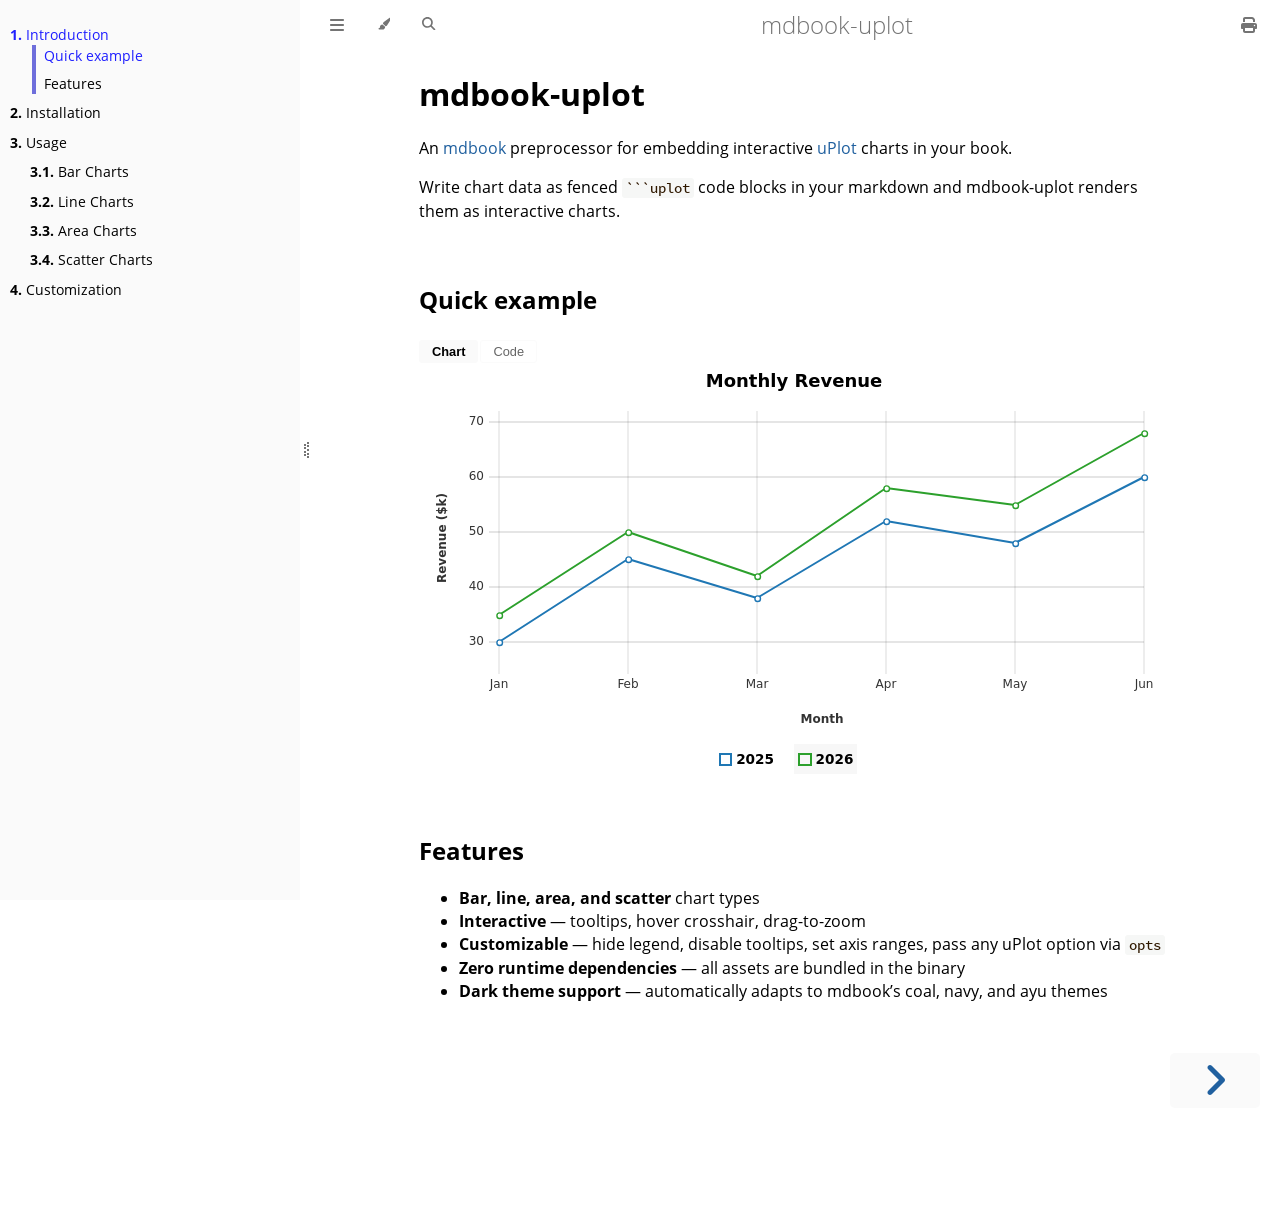
<file: index.html>
<!DOCTYPE HTML>
<html lang="en" class="light sidebar-visible" dir="ltr">
    <head>
        <!-- Book generated using mdBook -->
        <meta charset="UTF-8">
        <title>Introduction - mdbook-uplot</title>


        <!-- Custom HTML head -->

        <meta name="description" content="">
        <meta name="viewport" content="width=device-width, initial-scale=1">
        <meta name="theme-color" content="#ffffff">

        <link rel="icon" href="favicon-de23e50b.svg">
        <link rel="shortcut icon" href="favicon-8114d1fc.png">
        <link rel="stylesheet" href="css/variables-8adf115d.css">
        <link rel="stylesheet" href="css/general-0392ca55.css">
        <link rel="stylesheet" href="css/chrome-fc474251.css">
        <link rel="stylesheet" href="css/print-9e4910d8.css" media="print">

        <!-- Fonts -->
        <link rel="stylesheet" href="fonts/fonts-9644e21d.css">

        <!-- Highlight.js Stylesheets -->
        <link rel="stylesheet" id="mdbook-highlight-css" href="highlight-493f70e1.css">
        <link rel="stylesheet" id="mdbook-tomorrow-night-css" href="tomorrow-night-4c0ae647.css">
        <link rel="stylesheet" id="mdbook-ayu-highlight-css" href="ayu-highlight-3fdfc3ac.css">

        <!-- Custom theme stylesheets -->
        <link rel="stylesheet" href="assets/uplot/uplot-df630c6a.min.css">
        <link rel="stylesheet" href="assets/uplot/uplot-charts-e4c6f506.css">


        <!-- Provide site root and default themes to javascript -->
        <script>
            const path_to_root = "";
            const default_light_theme = "light";
            const default_dark_theme = "navy";
            window.path_to_searchindex_js = "searchindex-cc75be9f.js";
        </script>
        <!-- Start loading toc.js asap -->
        <script src="toc-3dd086d0.js"></script>
    </head>
    <body>
    <div id="mdbook-help-container">
        <div id="mdbook-help-popup">
            <h2 class="mdbook-help-title">Keyboard shortcuts</h2>
            <div>
                <p>Press <kbd>←</kbd> or <kbd>→</kbd> to navigate between chapters</p>
                <p>Press <kbd>S</kbd> or <kbd>/</kbd> to search in the book</p>
                <p>Press <kbd>?</kbd> to show this help</p>
                <p>Press <kbd>Esc</kbd> to hide this help</p>
            </div>
        </div>
    </div>
    <div id="mdbook-body-container">
        <!-- Work around some values being stored in localStorage wrapped in quotes -->
        <script>
            try {
                let theme = localStorage.getItem('mdbook-theme');
                let sidebar = localStorage.getItem('mdbook-sidebar');

                if (theme.startsWith('"') && theme.endsWith('"')) {
                    localStorage.setItem('mdbook-theme', theme.slice(1, theme.length - 1));
                }

                if (sidebar.startsWith('"') && sidebar.endsWith('"')) {
                    localStorage.setItem('mdbook-sidebar', sidebar.slice(1, sidebar.length - 1));
                }
            } catch (e) { }
        </script>

        <!-- Set the theme before any content is loaded, prevents flash -->
        <script>
            const default_theme = window.matchMedia("(prefers-color-scheme: dark)").matches ? default_dark_theme : default_light_theme;
            let theme;
            try { theme = localStorage.getItem('mdbook-theme'); } catch(e) { }
            if (theme === null || theme === undefined) { theme = default_theme; }
            const html = document.documentElement;
            html.classList.remove('light')
            html.classList.add(theme);
            html.classList.add("js");
        </script>

        <input type="checkbox" id="mdbook-sidebar-toggle-anchor" class="hidden">

        <!-- Hide / unhide sidebar before it is displayed -->
        <script>
            let sidebar = null;
            const sidebar_toggle = document.getElementById("mdbook-sidebar-toggle-anchor");
            if (document.body.clientWidth >= 1080) {
                try { sidebar = localStorage.getItem('mdbook-sidebar'); } catch(e) { }
                sidebar = sidebar || 'visible';
            } else {
                sidebar = 'hidden';
                sidebar_toggle.checked = false;
            }
            if (sidebar === 'visible') {
                sidebar_toggle.checked = true;
            } else {
                html.classList.remove('sidebar-visible');
            }
        </script>

        <nav id="mdbook-sidebar" class="sidebar" aria-label="Table of contents">
            <!-- populated by js -->
            <mdbook-sidebar-scrollbox class="sidebar-scrollbox"></mdbook-sidebar-scrollbox>
            <noscript>
                <iframe class="sidebar-iframe-outer" src="toc.html"></iframe>
            </noscript>
            <div id="mdbook-sidebar-resize-handle" class="sidebar-resize-handle">
                <div class="sidebar-resize-indicator"></div>
            </div>
        </nav>

        <div id="mdbook-page-wrapper" class="page-wrapper">

            <div class="page">
                <div id="mdbook-menu-bar-hover-placeholder"></div>
                <div id="mdbook-menu-bar" class="menu-bar sticky">
                    <div class="left-buttons">
                        <label id="mdbook-sidebar-toggle" class="icon-button" for="mdbook-sidebar-toggle-anchor" title="Toggle Table of Contents" aria-label="Toggle Table of Contents" aria-controls="mdbook-sidebar">
                            <span class=fa-svg><svg xmlns="http://www.w3.org/2000/svg" viewBox="0 0 448 512"><!--! Font Awesome Free 6.2.0 by @fontawesome - https://fontawesome.com License - https://fontawesome.com/license/free (Icons: CC BY 4.0, Fonts: SIL OFL 1.1, Code: MIT License) Copyright 2022 Fonticons, Inc. --><path d="M0 96C0 78.3 14.3 64 32 64H416c17.7 0 32 14.3 32 32s-14.3 32-32 32H32C14.3 128 0 113.7 0 96zM0 256c0-17.7 14.3-32 32-32H416c17.7 0 32 14.3 32 32s-14.3 32-32 32H32c-17.7 0-32-14.3-32-32zM448 416c0 17.7-14.3 32-32 32H32c-17.7 0-32-14.3-32-32s14.3-32 32-32H416c17.7 0 32 14.3 32 32z"/></svg></span>
                        </label>
                        <button id="mdbook-theme-toggle" class="icon-button" type="button" title="Change theme" aria-label="Change theme" aria-haspopup="true" aria-expanded="false" aria-controls="mdbook-theme-list">
                            <span class=fa-svg><svg xmlns="http://www.w3.org/2000/svg" viewBox="0 0 576 512"><!--! Font Awesome Free 6.2.0 by @fontawesome - https://fontawesome.com License - https://fontawesome.com/license/free (Icons: CC BY 4.0, Fonts: SIL OFL 1.1, Code: MIT License) Copyright 2022 Fonticons, Inc. --><path d="M371.3 367.1c27.3-3.9 51.9-19.4 67.2-42.9L600.2 74.1c12.6-19.5 9.4-45.3-7.6-61.2S549.7-4.4 531.1 9.6L294.4 187.2c-24 18-38.2 46.1-38.4 76.1L371.3 367.1zm-19.6 25.4l-116-104.4C175.9 290.3 128 339.6 128 400c0 3.9 .2 7.8 .6 11.6c1.8 17.5-10.2 36.4-27.8 36.4H96c-17.7 0-32 14.3-32 32s14.3 32 32 32H240c61.9 0 112-50.1 112-112c0-2.5-.1-5-.2-7.5z"/></svg></span>
                        </button>
                        <ul id="mdbook-theme-list" class="theme-popup" aria-label="Themes" role="menu">
                            <li role="none"><button role="menuitem" class="theme" id="mdbook-theme-default_theme">Auto</button></li>
                            <li role="none"><button role="menuitem" class="theme" id="mdbook-theme-light">Light</button></li>
                            <li role="none"><button role="menuitem" class="theme" id="mdbook-theme-rust">Rust</button></li>
                            <li role="none"><button role="menuitem" class="theme" id="mdbook-theme-coal">Coal</button></li>
                            <li role="none"><button role="menuitem" class="theme" id="mdbook-theme-navy">Navy</button></li>
                            <li role="none"><button role="menuitem" class="theme" id="mdbook-theme-ayu">Ayu</button></li>
                        </ul>
                        <button id="mdbook-search-toggle" class="icon-button" type="button" title="Search (`/`)" aria-label="Toggle Searchbar" aria-expanded="false" aria-keyshortcuts="/ s" aria-controls="mdbook-searchbar">
                            <span class=fa-svg><svg xmlns="http://www.w3.org/2000/svg" viewBox="0 0 512 512"><!--! Font Awesome Free 6.2.0 by @fontawesome - https://fontawesome.com License - https://fontawesome.com/license/free (Icons: CC BY 4.0, Fonts: SIL OFL 1.1, Code: MIT License) Copyright 2022 Fonticons, Inc. --><path d="M416 208c0 45.9-14.9 88.3-40 122.7L502.6 457.4c12.5 12.5 12.5 32.8 0 45.3s-32.8 12.5-45.3 0L330.7 376c-34.4 25.2-76.8 40-122.7 40C93.1 416 0 322.9 0 208S93.1 0 208 0S416 93.1 416 208zM208 352c79.5 0 144-64.5 144-144s-64.5-144-144-144S64 128.5 64 208s64.5 144 144 144z"/></svg></span>
                        </button>
                    </div>

                    <h1 class="menu-title">mdbook-uplot</h1>

                    <div class="right-buttons">
                        <a href="print.html" title="Print this book" aria-label="Print this book">
                            <span class=fa-svg id="print-button"><svg xmlns="http://www.w3.org/2000/svg" viewBox="0 0 512 512"><!--! Font Awesome Free 6.2.0 by @fontawesome - https://fontawesome.com License - https://fontawesome.com/license/free (Icons: CC BY 4.0, Fonts: SIL OFL 1.1, Code: MIT License) Copyright 2022 Fonticons, Inc. --><path d="M128 0C92.7 0 64 28.7 64 64v96h64V64H354.7L384 93.3V160h64V93.3c0-17-6.7-33.3-18.7-45.3L400 18.7C388 6.7 371.7 0 354.7 0H128zM384 352v32 64H128V384 368 352H384zm64 32h32c17.7 0 32-14.3 32-32V256c0-35.3-28.7-64-64-64H64c-35.3 0-64 28.7-64 64v96c0 17.7 14.3 32 32 32H64v64c0 35.3 28.7 64 64 64H384c35.3 0 64-28.7 64-64V384zm-16-88c-13.3 0-24-10.7-24-24s10.7-24 24-24s24 10.7 24 24s-10.7 24-24 24z"/></svg></span>
                        </a>

                    </div>
                </div>

                <div id="mdbook-search-wrapper" class="hidden">
                    <form id="mdbook-searchbar-outer" class="searchbar-outer">
                        <div class="search-wrapper">
                            <input type="search" id="mdbook-searchbar" name="searchbar" placeholder="Search this book ..." aria-controls="mdbook-searchresults-outer" aria-describedby="searchresults-header">
                            <div class="spinner-wrapper">
                                <span class=fa-svg id="fa-spin"><svg xmlns="http://www.w3.org/2000/svg" viewBox="0 0 512 512"><!--! Font Awesome Free 6.2.0 by @fontawesome - https://fontawesome.com License - https://fontawesome.com/license/free (Icons: CC BY 4.0, Fonts: SIL OFL 1.1, Code: MIT License) Copyright 2022 Fonticons, Inc. --><path d="M304 48c0-26.5-21.5-48-48-48s-48 21.5-48 48s21.5 48 48 48s48-21.5 48-48zm0 416c0-26.5-21.5-48-48-48s-48 21.5-48 48s21.5 48 48 48s48-21.5 48-48zM48 304c26.5 0 48-21.5 48-48s-21.5-48-48-48s-48 21.5-48 48s21.5 48 48 48zm464-48c0-26.5-21.5-48-48-48s-48 21.5-48 48s21.5 48 48 48s48-21.5 48-48zM142.9 437c18.7-18.7 18.7-49.1 0-67.9s-49.1-18.7-67.9 0s-18.7 49.1 0 67.9s49.1 18.7 67.9 0zm0-294.2c18.7-18.7 18.7-49.1 0-67.9S93.7 56.2 75 75s-18.7 49.1 0 67.9s49.1 18.7 67.9 0zM369.1 437c18.7 18.7 49.1 18.7 67.9 0s18.7-49.1 0-67.9s-49.1-18.7-67.9 0s-18.7 49.1 0 67.9z"/></svg></span>
                            </div>
                        </div>
                    </form>
                    <div id="mdbook-searchresults-outer" class="searchresults-outer hidden">
                        <div id="mdbook-searchresults-header" class="searchresults-header"></div>
                        <ul id="mdbook-searchresults">
                        </ul>
                    </div>
                </div>

                <!-- Apply ARIA attributes after the sidebar and the sidebar toggle button are added to the DOM -->
                <script>
                    document.getElementById('mdbook-sidebar-toggle').setAttribute('aria-expanded', sidebar === 'visible');
                    document.getElementById('mdbook-sidebar').setAttribute('aria-hidden', sidebar !== 'visible');
                    Array.from(document.querySelectorAll('#mdbook-sidebar a')).forEach(function(link) {
                        link.setAttribute('tabIndex', sidebar === 'visible' ? 0 : -1);
                    });
                </script>

                <div id="mdbook-content" class="content">
                    <main>
                        <h1 id="mdbook-uplot"><a class="header" href="#mdbook-uplot">mdbook-uplot</a></h1>
<p>An <a href="https://rust-lang.github.io/mdBook/">mdbook</a> preprocessor for embedding interactive <a href="https://github.com/leeoniya/uPlot">uPlot</a> charts in your book.</p>
<p>Write chart data as fenced <code>```uplot</code> code blocks in your markdown and mdbook-uplot renders them as interactive charts.</p>
<h2 id="quick-example"><a class="header" href="#quick-example">Quick example</a></h2>
<div class="uplot-chart"><script type="application/json" class="uplot-data">{
  "type": "line",
  "title": "Monthly Revenue",
  "labels": ["Jan", "Feb", "Mar", "Apr", "May", "Jun"],
  "datasets": [
    { "label": "2025", "data": [30, 45, 38, 52, 48, 60], "color": "#1f77b4" },
    { "label": "2026", "data": [35, 50, 42, 58, 55, 68], "color": "#2ca02c" }
  ],
  "axes": { "x": "Month", "y": "Revenue ($k)" }
}
</script></div>

<h2 id="features"><a class="header" href="#features">Features</a></h2>
<ul>
<li><strong>Bar, line, area, and scatter</strong> chart types</li>
<li><strong>Interactive</strong> — tooltips, hover crosshair, drag-to-zoom</li>
<li><strong>Customizable</strong> — hide legend, disable tooltips, set axis ranges, pass any uPlot option via <code>opts</code></li>
<li><strong>Zero runtime dependencies</strong> — all assets are bundled in the binary</li>
<li><strong>Dark theme support</strong> — automatically adapts to mdbook’s coal, navy, and ayu themes</li>
</ul>

                    </main>

                    <nav class="nav-wrapper" aria-label="Page navigation">
                        <!-- Mobile navigation buttons -->

                            <a rel="next prefetch" href="installation.html" class="mobile-nav-chapters next" title="Next chapter" aria-label="Next chapter" aria-keyshortcuts="Right">
                                <span class=fa-svg><svg xmlns="http://www.w3.org/2000/svg" viewBox="0 0 320 512"><!--! Font Awesome Free 6.2.0 by @fontawesome - https://fontawesome.com License - https://fontawesome.com/license/free (Icons: CC BY 4.0, Fonts: SIL OFL 1.1, Code: MIT License) Copyright 2022 Fonticons, Inc. --><path d="M278.6 233.4c12.5 12.5 12.5 32.8 0 45.3l-160 160c-12.5 12.5-32.8 12.5-45.3 0s-12.5-32.8 0-45.3L210.7 256 73.4 118.6c-12.5-12.5-12.5-32.8 0-45.3s32.8-12.5 45.3 0l160 160z"/></svg></span>
                            </a>

                        <div style="clear: both"></div>
                    </nav>
                </div>
            </div>

            <nav class="nav-wide-wrapper" aria-label="Page navigation">

                    <a rel="next prefetch" href="installation.html" class="nav-chapters next" title="Next chapter" aria-label="Next chapter" aria-keyshortcuts="Right">
                        <span class=fa-svg><svg xmlns="http://www.w3.org/2000/svg" viewBox="0 0 320 512"><!--! Font Awesome Free 6.2.0 by @fontawesome - https://fontawesome.com License - https://fontawesome.com/license/free (Icons: CC BY 4.0, Fonts: SIL OFL 1.1, Code: MIT License) Copyright 2022 Fonticons, Inc. --><path d="M278.6 233.4c12.5 12.5 12.5 32.8 0 45.3l-160 160c-12.5 12.5-32.8 12.5-45.3 0s-12.5-32.8 0-45.3L210.7 256 73.4 118.6c-12.5-12.5-12.5-32.8 0-45.3s32.8-12.5 45.3 0l160 160z"/></svg></span>
                    </a>
            </nav>

        </div>

        <template id=fa-eye><span class=fa-svg><svg xmlns="http://www.w3.org/2000/svg" viewBox="0 0 576 512"><!--! Font Awesome Free 6.2.0 by @fontawesome - https://fontawesome.com License - https://fontawesome.com/license/free (Icons: CC BY 4.0, Fonts: SIL OFL 1.1, Code: MIT License) Copyright 2022 Fonticons, Inc. --><path d="M288 32c-80.8 0-145.5 36.8-192.6 80.6C48.6 156 17.3 208 2.5 243.7c-3.3 7.9-3.3 16.7 0 24.6C17.3 304 48.6 356 95.4 399.4C142.5 443.2 207.2 480 288 480s145.5-36.8 192.6-80.6c46.8-43.5 78.1-95.4 93-131.1c3.3-7.9 3.3-16.7 0-24.6c-14.9-35.7-46.2-87.7-93-131.1C433.5 68.8 368.8 32 288 32zM432 256c0 79.5-64.5 144-144 144s-144-64.5-144-144s64.5-144 144-144s144 64.5 144 144zM288 192c0 35.3-28.7 64-64 64c-11.5 0-22.3-3-31.6-8.4c-.2 2.8-.4 5.5-.4 8.4c0 53 43 96 96 96s96-43 96-96s-43-96-96-96c-2.8 0-5.6 .1-8.4 .4c5.3 9.3 8.4 20.1 8.4 31.6z"/></svg></span></template>
        <template id=fa-eye-slash><span class=fa-svg><svg xmlns="http://www.w3.org/2000/svg" viewBox="0 0 640 512"><!--! Font Awesome Free 6.2.0 by @fontawesome - https://fontawesome.com License - https://fontawesome.com/license/free (Icons: CC BY 4.0, Fonts: SIL OFL 1.1, Code: MIT License) Copyright 2022 Fonticons, Inc. --><path d="M38.8 5.1C28.4-3.1 13.3-1.2 5.1 9.2S-1.2 34.7 9.2 42.9l592 464c10.4 8.2 25.5 6.3 33.7-4.1s6.3-25.5-4.1-33.7L525.6 386.7c39.6-40.6 66.4-86.1 79.9-118.4c3.3-7.9 3.3-16.7 0-24.6c-14.9-35.7-46.2-87.7-93-131.1C465.5 68.8 400.8 32 320 32c-68.2 0-125 26.3-169.3 60.8L38.8 5.1zM223.1 149.5C248.6 126.2 282.7 112 320 112c79.5 0 144 64.5 144 144c0 24.9-6.3 48.3-17.4 68.7L408 294.5c5.2-11.8 8-24.8 8-38.5c0-53-43-96-96-96c-2.8 0-5.6 .1-8.4 .4c5.3 9.3 8.4 20.1 8.4 31.6c0 10.2-2.4 19.8-6.6 28.3l-90.3-70.8zm223.1 298L373 389.9c-16.4 6.5-34.3 10.1-53 10.1c-79.5 0-144-64.5-144-144c0-6.9 .5-13.6 1.4-20.2L83.1 161.5C60.3 191.2 44 220.8 34.5 243.7c-3.3 7.9-3.3 16.7 0 24.6c14.9 35.7 46.2 87.7 93 131.1C174.5 443.2 239.2 480 320 480c47.8 0 89.9-12.9 126.2-32.5z"/></svg></span></template>
        <template id=fa-copy><span class=fa-svg><svg xmlns="http://www.w3.org/2000/svg" viewBox="0 0 512 512"><!--! Font Awesome Free 6.2.0 by @fontawesome - https://fontawesome.com License - https://fontawesome.com/license/free (Icons: CC BY 4.0, Fonts: SIL OFL 1.1, Code: MIT License) Copyright 2022 Fonticons, Inc. --><path d="M502.6 70.63l-61.25-61.25C435.4 3.371 427.2 0 418.7 0H255.1c-35.35 0-64 28.66-64 64l.0195 256C192 355.4 220.7 384 256 384h192c35.2 0 64-28.8 64-64V93.25C512 84.77 508.6 76.63 502.6 70.63zM464 320c0 8.836-7.164 16-16 16H255.1c-8.838 0-16-7.164-16-16L239.1 64.13c0-8.836 7.164-16 16-16h128L384 96c0 17.67 14.33 32 32 32h47.1V320zM272 448c0 8.836-7.164 16-16 16H63.1c-8.838 0-16-7.164-16-16L47.98 192.1c0-8.836 7.164-16 16-16H160V128H63.99c-35.35 0-64 28.65-64 64l.0098 256C.002 483.3 28.66 512 64 512h192c35.2 0 64-28.8 64-64v-32h-47.1L272 448z"/></svg></span></template>
        <template id=fa-play><span class=fa-svg><svg xmlns="http://www.w3.org/2000/svg" viewBox="0 0 384 512"><!--! Font Awesome Free 6.2.0 by @fontawesome - https://fontawesome.com License - https://fontawesome.com/license/free (Icons: CC BY 4.0, Fonts: SIL OFL 1.1, Code: MIT License) Copyright 2022 Fonticons, Inc. --><path d="M73 39c-14.8-9.1-33.4-9.4-48.5-.9S0 62.6 0 80V432c0 17.4 9.4 33.4 24.5 41.9s33.7 8.1 48.5-.9L361 297c14.3-8.7 23-24.2 23-41s-8.7-32.2-23-41L73 39z"/></svg></span></template>
        <template id=fa-clock-rotate-left><span class=fa-svg><svg xmlns="http://www.w3.org/2000/svg" viewBox="0 0 512 512"><!--! Font Awesome Free 6.2.0 by @fontawesome - https://fontawesome.com License - https://fontawesome.com/license/free (Icons: CC BY 4.0, Fonts: SIL OFL 1.1, Code: MIT License) Copyright 2022 Fonticons, Inc. --><path d="M75 75L41 41C25.9 25.9 0 36.6 0 57.9V168c0 13.3 10.7 24 24 24H134.1c21.4 0 32.1-25.9 17-41l-30.8-30.8C155 85.5 203 64 256 64c106 0 192 86 192 192s-86 192-192 192c-40.8 0-78.6-12.7-109.7-34.4c-14.5-10.1-34.4-6.6-44.6 7.9s-6.6 34.4 7.9 44.6C151.2 495 201.7 512 256 512c141.4 0 256-114.6 256-256S397.4 0 256 0C185.3 0 121.3 28.7 75 75zm181 53c-13.3 0-24 10.7-24 24V256c0 6.4 2.5 12.5 7 17l72 72c9.4 9.4 24.6 9.4 33.9 0s9.4-24.6 0-33.9l-65-65V152c0-13.3-10.7-24-24-24z"/></svg></span></template>



        <script>
            window.playground_copyable = true;
        </script>


        <script src="elasticlunr-ef4e11c1.min.js"></script>
        <script src="mark-09e88c2c.min.js"></script>
        <script src="searcher-09f2665d.js"></script>

        <script src="clipboard-1626706a.min.js"></script>
        <script src="highlight-abc7f01d.js"></script>
        <script src="book-c22b7243.js"></script>

        <!-- Custom JS scripts -->
        <script src="assets/uplot/uplot-19c8d4c6.min.js"></script>
        <script src="assets/uplot/uplot-bars-e87c9b6f.js"></script>
        <script src="assets/uplot/uplot-init-e964ccf8.js"></script>



    </div>
    </body>
</html>
</file>
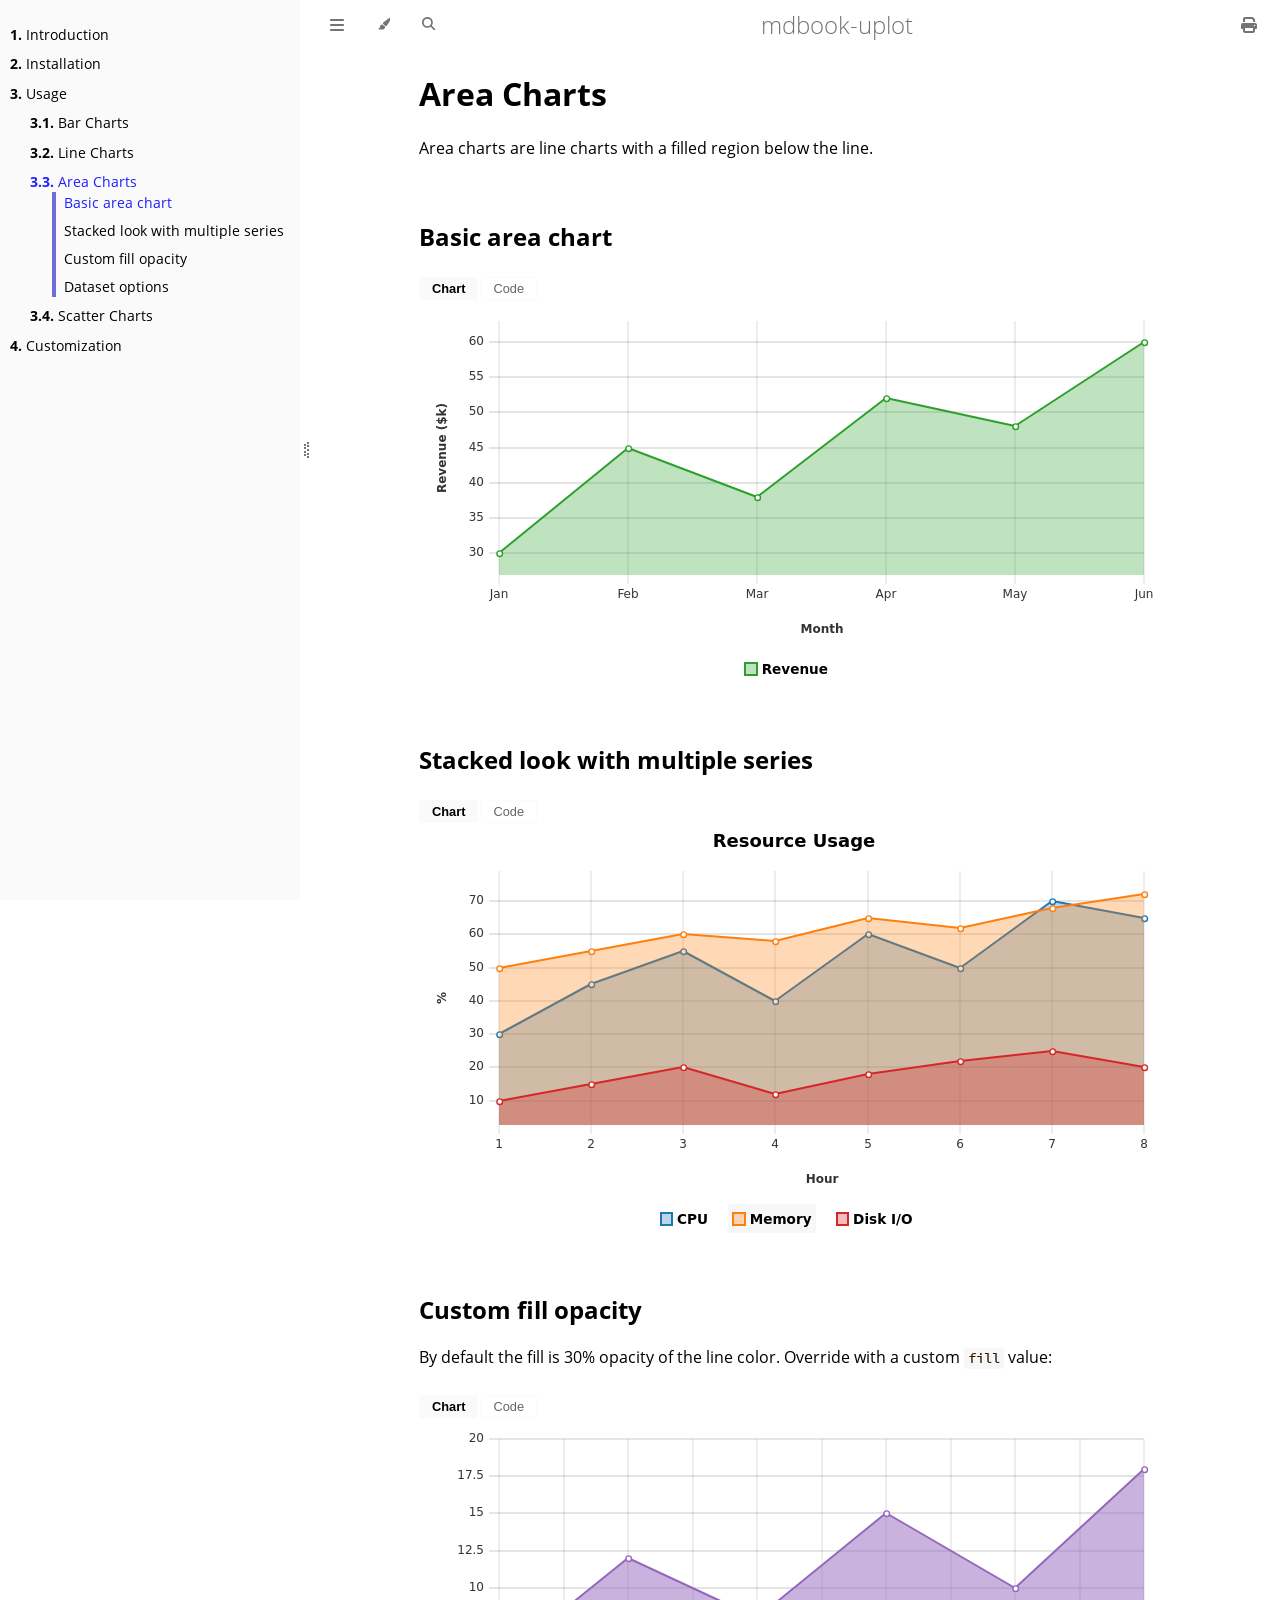
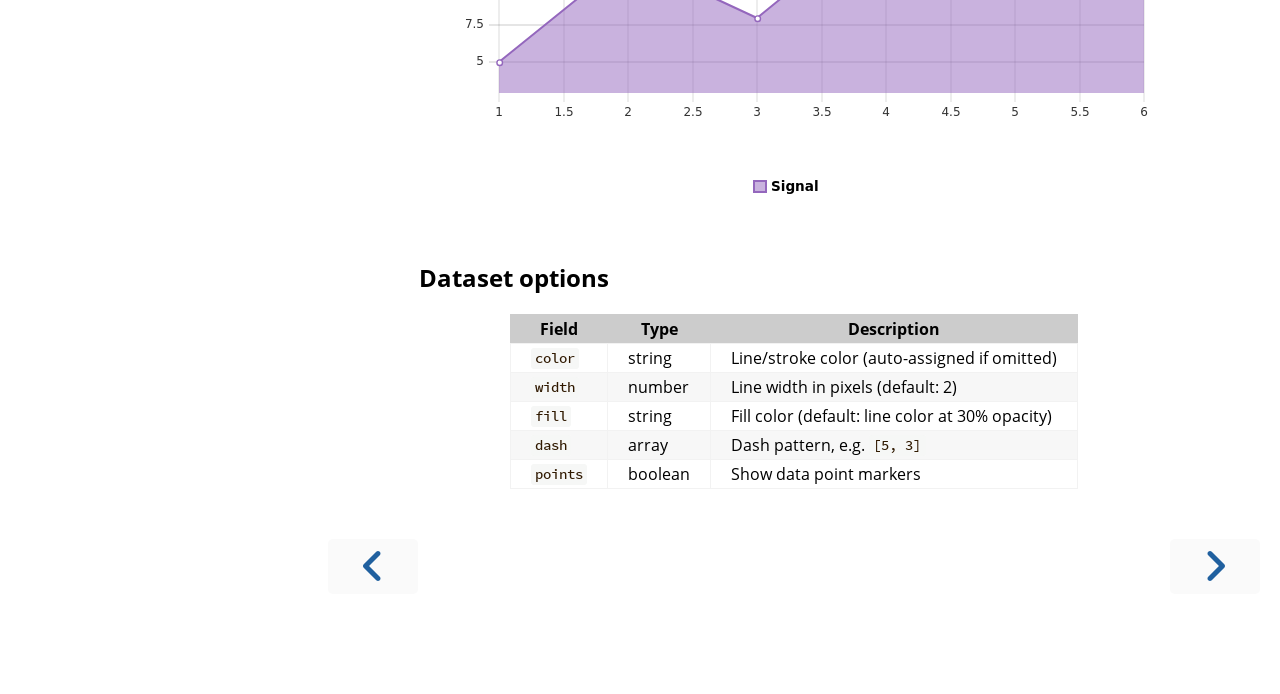
<file: area-charts.html>
<!DOCTYPE HTML>
<html lang="en" class="light sidebar-visible" dir="ltr">
    <head>
        <!-- Book generated using mdBook -->
        <meta charset="UTF-8">
        <title>Area Charts - mdbook-uplot</title>


        <!-- Custom HTML head -->

        <meta name="description" content="">
        <meta name="viewport" content="width=device-width, initial-scale=1">
        <meta name="theme-color" content="#ffffff">

        <link rel="icon" href="favicon-de23e50b.svg">
        <link rel="shortcut icon" href="favicon-8114d1fc.png">
        <link rel="stylesheet" href="css/variables-8adf115d.css">
        <link rel="stylesheet" href="css/general-0392ca55.css">
        <link rel="stylesheet" href="css/chrome-fc474251.css">
        <link rel="stylesheet" href="css/print-9e4910d8.css" media="print">

        <!-- Fonts -->
        <link rel="stylesheet" href="fonts/fonts-9644e21d.css">

        <!-- Highlight.js Stylesheets -->
        <link rel="stylesheet" id="mdbook-highlight-css" href="highlight-493f70e1.css">
        <link rel="stylesheet" id="mdbook-tomorrow-night-css" href="tomorrow-night-4c0ae647.css">
        <link rel="stylesheet" id="mdbook-ayu-highlight-css" href="ayu-highlight-3fdfc3ac.css">

        <!-- Custom theme stylesheets -->
        <link rel="stylesheet" href="assets/uplot/uplot-df630c6a.min.css">
        <link rel="stylesheet" href="assets/uplot/uplot-charts-e4c6f506.css">


        <!-- Provide site root and default themes to javascript -->
        <script>
            const path_to_root = "";
            const default_light_theme = "light";
            const default_dark_theme = "navy";
            window.path_to_searchindex_js = "searchindex-cc75be9f.js";
        </script>
        <!-- Start loading toc.js asap -->
        <script src="toc-3dd086d0.js"></script>
    </head>
    <body>
    <div id="mdbook-help-container">
        <div id="mdbook-help-popup">
            <h2 class="mdbook-help-title">Keyboard shortcuts</h2>
            <div>
                <p>Press <kbd>←</kbd> or <kbd>→</kbd> to navigate between chapters</p>
                <p>Press <kbd>S</kbd> or <kbd>/</kbd> to search in the book</p>
                <p>Press <kbd>?</kbd> to show this help</p>
                <p>Press <kbd>Esc</kbd> to hide this help</p>
            </div>
        </div>
    </div>
    <div id="mdbook-body-container">
        <!-- Work around some values being stored in localStorage wrapped in quotes -->
        <script>
            try {
                let theme = localStorage.getItem('mdbook-theme');
                let sidebar = localStorage.getItem('mdbook-sidebar');

                if (theme.startsWith('"') && theme.endsWith('"')) {
                    localStorage.setItem('mdbook-theme', theme.slice(1, theme.length - 1));
                }

                if (sidebar.startsWith('"') && sidebar.endsWith('"')) {
                    localStorage.setItem('mdbook-sidebar', sidebar.slice(1, sidebar.length - 1));
                }
            } catch (e) { }
        </script>

        <!-- Set the theme before any content is loaded, prevents flash -->
        <script>
            const default_theme = window.matchMedia("(prefers-color-scheme: dark)").matches ? default_dark_theme : default_light_theme;
            let theme;
            try { theme = localStorage.getItem('mdbook-theme'); } catch(e) { }
            if (theme === null || theme === undefined) { theme = default_theme; }
            const html = document.documentElement;
            html.classList.remove('light')
            html.classList.add(theme);
            html.classList.add("js");
        </script>

        <input type="checkbox" id="mdbook-sidebar-toggle-anchor" class="hidden">

        <!-- Hide / unhide sidebar before it is displayed -->
        <script>
            let sidebar = null;
            const sidebar_toggle = document.getElementById("mdbook-sidebar-toggle-anchor");
            if (document.body.clientWidth >= 1080) {
                try { sidebar = localStorage.getItem('mdbook-sidebar'); } catch(e) { }
                sidebar = sidebar || 'visible';
            } else {
                sidebar = 'hidden';
                sidebar_toggle.checked = false;
            }
            if (sidebar === 'visible') {
                sidebar_toggle.checked = true;
            } else {
                html.classList.remove('sidebar-visible');
            }
        </script>

        <nav id="mdbook-sidebar" class="sidebar" aria-label="Table of contents">
            <!-- populated by js -->
            <mdbook-sidebar-scrollbox class="sidebar-scrollbox"></mdbook-sidebar-scrollbox>
            <noscript>
                <iframe class="sidebar-iframe-outer" src="toc.html"></iframe>
            </noscript>
            <div id="mdbook-sidebar-resize-handle" class="sidebar-resize-handle">
                <div class="sidebar-resize-indicator"></div>
            </div>
        </nav>

        <div id="mdbook-page-wrapper" class="page-wrapper">

            <div class="page">
                <div id="mdbook-menu-bar-hover-placeholder"></div>
                <div id="mdbook-menu-bar" class="menu-bar sticky">
                    <div class="left-buttons">
                        <label id="mdbook-sidebar-toggle" class="icon-button" for="mdbook-sidebar-toggle-anchor" title="Toggle Table of Contents" aria-label="Toggle Table of Contents" aria-controls="mdbook-sidebar">
                            <span class=fa-svg><svg xmlns="http://www.w3.org/2000/svg" viewBox="0 0 448 512"><!--! Font Awesome Free 6.2.0 by @fontawesome - https://fontawesome.com License - https://fontawesome.com/license/free (Icons: CC BY 4.0, Fonts: SIL OFL 1.1, Code: MIT License) Copyright 2022 Fonticons, Inc. --><path d="M0 96C0 78.3 14.3 64 32 64H416c17.7 0 32 14.3 32 32s-14.3 32-32 32H32C14.3 128 0 113.7 0 96zM0 256c0-17.7 14.3-32 32-32H416c17.7 0 32 14.3 32 32s-14.3 32-32 32H32c-17.7 0-32-14.3-32-32zM448 416c0 17.7-14.3 32-32 32H32c-17.7 0-32-14.3-32-32s14.3-32 32-32H416c17.7 0 32 14.3 32 32z"/></svg></span>
                        </label>
                        <button id="mdbook-theme-toggle" class="icon-button" type="button" title="Change theme" aria-label="Change theme" aria-haspopup="true" aria-expanded="false" aria-controls="mdbook-theme-list">
                            <span class=fa-svg><svg xmlns="http://www.w3.org/2000/svg" viewBox="0 0 576 512"><!--! Font Awesome Free 6.2.0 by @fontawesome - https://fontawesome.com License - https://fontawesome.com/license/free (Icons: CC BY 4.0, Fonts: SIL OFL 1.1, Code: MIT License) Copyright 2022 Fonticons, Inc. --><path d="M371.3 367.1c27.3-3.9 51.9-19.4 67.2-42.9L600.2 74.1c12.6-19.5 9.4-45.3-7.6-61.2S549.7-4.4 531.1 9.6L294.4 187.2c-24 18-38.2 46.1-38.4 76.1L371.3 367.1zm-19.6 25.4l-116-104.4C175.9 290.3 128 339.6 128 400c0 3.9 .2 7.8 .6 11.6c1.8 17.5-10.2 36.4-27.8 36.4H96c-17.7 0-32 14.3-32 32s14.3 32 32 32H240c61.9 0 112-50.1 112-112c0-2.5-.1-5-.2-7.5z"/></svg></span>
                        </button>
                        <ul id="mdbook-theme-list" class="theme-popup" aria-label="Themes" role="menu">
                            <li role="none"><button role="menuitem" class="theme" id="mdbook-theme-default_theme">Auto</button></li>
                            <li role="none"><button role="menuitem" class="theme" id="mdbook-theme-light">Light</button></li>
                            <li role="none"><button role="menuitem" class="theme" id="mdbook-theme-rust">Rust</button></li>
                            <li role="none"><button role="menuitem" class="theme" id="mdbook-theme-coal">Coal</button></li>
                            <li role="none"><button role="menuitem" class="theme" id="mdbook-theme-navy">Navy</button></li>
                            <li role="none"><button role="menuitem" class="theme" id="mdbook-theme-ayu">Ayu</button></li>
                        </ul>
                        <button id="mdbook-search-toggle" class="icon-button" type="button" title="Search (`/`)" aria-label="Toggle Searchbar" aria-expanded="false" aria-keyshortcuts="/ s" aria-controls="mdbook-searchbar">
                            <span class=fa-svg><svg xmlns="http://www.w3.org/2000/svg" viewBox="0 0 512 512"><!--! Font Awesome Free 6.2.0 by @fontawesome - https://fontawesome.com License - https://fontawesome.com/license/free (Icons: CC BY 4.0, Fonts: SIL OFL 1.1, Code: MIT License) Copyright 2022 Fonticons, Inc. --><path d="M416 208c0 45.9-14.9 88.3-40 122.7L502.6 457.4c12.5 12.5 12.5 32.8 0 45.3s-32.8 12.5-45.3 0L330.7 376c-34.4 25.2-76.8 40-122.7 40C93.1 416 0 322.9 0 208S93.1 0 208 0S416 93.1 416 208zM208 352c79.5 0 144-64.5 144-144s-64.5-144-144-144S64 128.5 64 208s64.5 144 144 144z"/></svg></span>
                        </button>
                    </div>

                    <h1 class="menu-title">mdbook-uplot</h1>

                    <div class="right-buttons">
                        <a href="print.html" title="Print this book" aria-label="Print this book">
                            <span class=fa-svg id="print-button"><svg xmlns="http://www.w3.org/2000/svg" viewBox="0 0 512 512"><!--! Font Awesome Free 6.2.0 by @fontawesome - https://fontawesome.com License - https://fontawesome.com/license/free (Icons: CC BY 4.0, Fonts: SIL OFL 1.1, Code: MIT License) Copyright 2022 Fonticons, Inc. --><path d="M128 0C92.7 0 64 28.7 64 64v96h64V64H354.7L384 93.3V160h64V93.3c0-17-6.7-33.3-18.7-45.3L400 18.7C388 6.7 371.7 0 354.7 0H128zM384 352v32 64H128V384 368 352H384zm64 32h32c17.7 0 32-14.3 32-32V256c0-35.3-28.7-64-64-64H64c-35.3 0-64 28.7-64 64v96c0 17.7 14.3 32 32 32H64v64c0 35.3 28.7 64 64 64H384c35.3 0 64-28.7 64-64V384zm-16-88c-13.3 0-24-10.7-24-24s10.7-24 24-24s24 10.7 24 24s-10.7 24-24 24z"/></svg></span>
                        </a>

                    </div>
                </div>

                <div id="mdbook-search-wrapper" class="hidden">
                    <form id="mdbook-searchbar-outer" class="searchbar-outer">
                        <div class="search-wrapper">
                            <input type="search" id="mdbook-searchbar" name="searchbar" placeholder="Search this book ..." aria-controls="mdbook-searchresults-outer" aria-describedby="searchresults-header">
                            <div class="spinner-wrapper">
                                <span class=fa-svg id="fa-spin"><svg xmlns="http://www.w3.org/2000/svg" viewBox="0 0 512 512"><!--! Font Awesome Free 6.2.0 by @fontawesome - https://fontawesome.com License - https://fontawesome.com/license/free (Icons: CC BY 4.0, Fonts: SIL OFL 1.1, Code: MIT License) Copyright 2022 Fonticons, Inc. --><path d="M304 48c0-26.5-21.5-48-48-48s-48 21.5-48 48s21.5 48 48 48s48-21.5 48-48zm0 416c0-26.5-21.5-48-48-48s-48 21.5-48 48s21.5 48 48 48s48-21.5 48-48zM48 304c26.5 0 48-21.5 48-48s-21.5-48-48-48s-48 21.5-48 48s21.5 48 48 48zm464-48c0-26.5-21.5-48-48-48s-48 21.5-48 48s21.5 48 48 48s48-21.5 48-48zM142.9 437c18.7-18.7 18.7-49.1 0-67.9s-49.1-18.7-67.9 0s-18.7 49.1 0 67.9s49.1 18.7 67.9 0zm0-294.2c18.7-18.7 18.7-49.1 0-67.9S93.7 56.2 75 75s-18.7 49.1 0 67.9s49.1 18.7 67.9 0zM369.1 437c18.7 18.7 49.1 18.7 67.9 0s18.7-49.1 0-67.9s-49.1-18.7-67.9 0s-18.7 49.1 0 67.9z"/></svg></span>
                            </div>
                        </div>
                    </form>
                    <div id="mdbook-searchresults-outer" class="searchresults-outer hidden">
                        <div id="mdbook-searchresults-header" class="searchresults-header"></div>
                        <ul id="mdbook-searchresults">
                        </ul>
                    </div>
                </div>

                <!-- Apply ARIA attributes after the sidebar and the sidebar toggle button are added to the DOM -->
                <script>
                    document.getElementById('mdbook-sidebar-toggle').setAttribute('aria-expanded', sidebar === 'visible');
                    document.getElementById('mdbook-sidebar').setAttribute('aria-hidden', sidebar !== 'visible');
                    Array.from(document.querySelectorAll('#mdbook-sidebar a')).forEach(function(link) {
                        link.setAttribute('tabIndex', sidebar === 'visible' ? 0 : -1);
                    });
                </script>

                <div id="mdbook-content" class="content">
                    <main>
                        <h1 id="area-charts"><a class="header" href="#area-charts">Area Charts</a></h1>
<p>Area charts are line charts with a filled region below the line.</p>
<h2 id="basic-area-chart"><a class="header" href="#basic-area-chart">Basic area chart</a></h2>
<div class="uplot-chart"><script type="application/json" class="uplot-data">{
  "type": "area",
  "labels": ["Jan", "Feb", "Mar", "Apr", "May", "Jun"],
  "datasets": [
    { "label": "Revenue", "data": [30, 45, 38, 52, 48, 60], "color": "#2ca02c" }
  ],
  "axes": { "x": "Month", "y": "Revenue ($k)" }
}
</script></div>

<h2 id="stacked-look-with-multiple-series"><a class="header" href="#stacked-look-with-multiple-series">Stacked look with multiple series</a></h2>
<div class="uplot-chart"><script type="application/json" class="uplot-data">{
  "type": "area",
  "title": "Resource Usage",
  "labels": [1, 2, 3, 4, 5, 6, 7, 8],
  "datasets": [
    { "label": "CPU", "data": [30, 45, 55, 40, 60, 50, 70, 65], "color": "#1f77b4" },
    { "label": "Memory", "data": [50, 55, 60, 58, 65, 62, 68, 72], "color": "#ff7f0e" },
    { "label": "Disk I/O", "data": [10, 15, 20, 12, 18, 22, 25, 20], "color": "#d62728" }
  ],
  "axes": { "x": "Hour", "y": "%" }
}
</script></div>

<h2 id="custom-fill-opacity"><a class="header" href="#custom-fill-opacity">Custom fill opacity</a></h2>
<p>By default the fill is 30% opacity of the line color. Override with a custom <code>fill</code> value:</p>
<div class="uplot-chart"><script type="application/json" class="uplot-data">{
  "type": "area",
  "labels": [1, 2, 3, 4, 5, 6],
  "datasets": [
    { "label": "Signal", "data": [5, 12, 8, 15, 10, 18], "color": "#9467bd", "fill": "rgba(148,103,189,0.5)" }
  ]
}
</script></div>

<h2 id="dataset-options"><a class="header" href="#dataset-options">Dataset options</a></h2>
<div class="table-wrapper">
<table>
<thead>
<tr><th>Field</th><th>Type</th><th>Description</th></tr>
</thead>
<tbody>
<tr><td><code>color</code></td><td>string</td><td>Line/stroke color (auto-assigned if omitted)</td></tr>
<tr><td><code>width</code></td><td>number</td><td>Line width in pixels (default: 2)</td></tr>
<tr><td><code>fill</code></td><td>string</td><td>Fill color (default: line color at 30% opacity)</td></tr>
<tr><td><code>dash</code></td><td>array</td><td>Dash pattern, e.g. <code>[5, 3]</code></td></tr>
<tr><td><code>points</code></td><td>boolean</td><td>Show data point markers</td></tr>
</tbody>
</table>
</div>

                    </main>

                    <nav class="nav-wrapper" aria-label="Page navigation">
                        <!-- Mobile navigation buttons -->
                            <a rel="prev" href="line-charts.html" class="mobile-nav-chapters previous" title="Previous chapter" aria-label="Previous chapter" aria-keyshortcuts="Left">
                                <span class=fa-svg><svg xmlns="http://www.w3.org/2000/svg" viewBox="0 0 320 512"><!--! Font Awesome Free 6.2.0 by @fontawesome - https://fontawesome.com License - https://fontawesome.com/license/free (Icons: CC BY 4.0, Fonts: SIL OFL 1.1, Code: MIT License) Copyright 2022 Fonticons, Inc. --><path d="M41.4 233.4c-12.5 12.5-12.5 32.8 0 45.3l160 160c12.5 12.5 32.8 12.5 45.3 0s12.5-32.8 0-45.3L109.3 256 246.6 118.6c12.5-12.5 12.5-32.8 0-45.3s-32.8-12.5-45.3 0l-160 160z"/></svg></span>
                            </a>

                            <a rel="next prefetch" href="scatter-charts.html" class="mobile-nav-chapters next" title="Next chapter" aria-label="Next chapter" aria-keyshortcuts="Right">
                                <span class=fa-svg><svg xmlns="http://www.w3.org/2000/svg" viewBox="0 0 320 512"><!--! Font Awesome Free 6.2.0 by @fontawesome - https://fontawesome.com License - https://fontawesome.com/license/free (Icons: CC BY 4.0, Fonts: SIL OFL 1.1, Code: MIT License) Copyright 2022 Fonticons, Inc. --><path d="M278.6 233.4c12.5 12.5 12.5 32.8 0 45.3l-160 160c-12.5 12.5-32.8 12.5-45.3 0s-12.5-32.8 0-45.3L210.7 256 73.4 118.6c-12.5-12.5-12.5-32.8 0-45.3s32.8-12.5 45.3 0l160 160z"/></svg></span>
                            </a>

                        <div style="clear: both"></div>
                    </nav>
                </div>
            </div>

            <nav class="nav-wide-wrapper" aria-label="Page navigation">
                    <a rel="prev" href="line-charts.html" class="nav-chapters previous" title="Previous chapter" aria-label="Previous chapter" aria-keyshortcuts="Left">
                        <span class=fa-svg><svg xmlns="http://www.w3.org/2000/svg" viewBox="0 0 320 512"><!--! Font Awesome Free 6.2.0 by @fontawesome - https://fontawesome.com License - https://fontawesome.com/license/free (Icons: CC BY 4.0, Fonts: SIL OFL 1.1, Code: MIT License) Copyright 2022 Fonticons, Inc. --><path d="M41.4 233.4c-12.5 12.5-12.5 32.8 0 45.3l160 160c12.5 12.5 32.8 12.5 45.3 0s12.5-32.8 0-45.3L109.3 256 246.6 118.6c12.5-12.5 12.5-32.8 0-45.3s-32.8-12.5-45.3 0l-160 160z"/></svg></span>
                    </a>

                    <a rel="next prefetch" href="scatter-charts.html" class="nav-chapters next" title="Next chapter" aria-label="Next chapter" aria-keyshortcuts="Right">
                        <span class=fa-svg><svg xmlns="http://www.w3.org/2000/svg" viewBox="0 0 320 512"><!--! Font Awesome Free 6.2.0 by @fontawesome - https://fontawesome.com License - https://fontawesome.com/license/free (Icons: CC BY 4.0, Fonts: SIL OFL 1.1, Code: MIT License) Copyright 2022 Fonticons, Inc. --><path d="M278.6 233.4c12.5 12.5 12.5 32.8 0 45.3l-160 160c-12.5 12.5-32.8 12.5-45.3 0s-12.5-32.8 0-45.3L210.7 256 73.4 118.6c-12.5-12.5-12.5-32.8 0-45.3s32.8-12.5 45.3 0l160 160z"/></svg></span>
                    </a>
            </nav>

        </div>

        <template id=fa-eye><span class=fa-svg><svg xmlns="http://www.w3.org/2000/svg" viewBox="0 0 576 512"><!--! Font Awesome Free 6.2.0 by @fontawesome - https://fontawesome.com License - https://fontawesome.com/license/free (Icons: CC BY 4.0, Fonts: SIL OFL 1.1, Code: MIT License) Copyright 2022 Fonticons, Inc. --><path d="M288 32c-80.8 0-145.5 36.8-192.6 80.6C48.6 156 17.3 208 2.5 243.7c-3.3 7.9-3.3 16.7 0 24.6C17.3 304 48.6 356 95.4 399.4C142.5 443.2 207.2 480 288 480s145.5-36.8 192.6-80.6c46.8-43.5 78.1-95.4 93-131.1c3.3-7.9 3.3-16.7 0-24.6c-14.9-35.7-46.2-87.7-93-131.1C433.5 68.8 368.8 32 288 32zM432 256c0 79.5-64.5 144-144 144s-144-64.5-144-144s64.5-144 144-144s144 64.5 144 144zM288 192c0 35.3-28.7 64-64 64c-11.5 0-22.3-3-31.6-8.4c-.2 2.8-.4 5.5-.4 8.4c0 53 43 96 96 96s96-43 96-96s-43-96-96-96c-2.8 0-5.6 .1-8.4 .4c5.3 9.3 8.4 20.1 8.4 31.6z"/></svg></span></template>
        <template id=fa-eye-slash><span class=fa-svg><svg xmlns="http://www.w3.org/2000/svg" viewBox="0 0 640 512"><!--! Font Awesome Free 6.2.0 by @fontawesome - https://fontawesome.com License - https://fontawesome.com/license/free (Icons: CC BY 4.0, Fonts: SIL OFL 1.1, Code: MIT License) Copyright 2022 Fonticons, Inc. --><path d="M38.8 5.1C28.4-3.1 13.3-1.2 5.1 9.2S-1.2 34.7 9.2 42.9l592 464c10.4 8.2 25.5 6.3 33.7-4.1s6.3-25.5-4.1-33.7L525.6 386.7c39.6-40.6 66.4-86.1 79.9-118.4c3.3-7.9 3.3-16.7 0-24.6c-14.9-35.7-46.2-87.7-93-131.1C465.5 68.8 400.8 32 320 32c-68.2 0-125 26.3-169.3 60.8L38.8 5.1zM223.1 149.5C248.6 126.2 282.7 112 320 112c79.5 0 144 64.5 144 144c0 24.9-6.3 48.3-17.4 68.7L408 294.5c5.2-11.8 8-24.8 8-38.5c0-53-43-96-96-96c-2.8 0-5.6 .1-8.4 .4c5.3 9.3 8.4 20.1 8.4 31.6c0 10.2-2.4 19.8-6.6 28.3l-90.3-70.8zm223.1 298L373 389.9c-16.4 6.5-34.3 10.1-53 10.1c-79.5 0-144-64.5-144-144c0-6.9 .5-13.6 1.4-20.2L83.1 161.5C60.3 191.2 44 220.8 34.5 243.7c-3.3 7.9-3.3 16.7 0 24.6c14.9 35.7 46.2 87.7 93 131.1C174.5 443.2 239.2 480 320 480c47.8 0 89.9-12.9 126.2-32.5z"/></svg></span></template>
        <template id=fa-copy><span class=fa-svg><svg xmlns="http://www.w3.org/2000/svg" viewBox="0 0 512 512"><!--! Font Awesome Free 6.2.0 by @fontawesome - https://fontawesome.com License - https://fontawesome.com/license/free (Icons: CC BY 4.0, Fonts: SIL OFL 1.1, Code: MIT License) Copyright 2022 Fonticons, Inc. --><path d="M502.6 70.63l-61.25-61.25C435.4 3.371 427.2 0 418.7 0H255.1c-35.35 0-64 28.66-64 64l.0195 256C192 355.4 220.7 384 256 384h192c35.2 0 64-28.8 64-64V93.25C512 84.77 508.6 76.63 502.6 70.63zM464 320c0 8.836-7.164 16-16 16H255.1c-8.838 0-16-7.164-16-16L239.1 64.13c0-8.836 7.164-16 16-16h128L384 96c0 17.67 14.33 32 32 32h47.1V320zM272 448c0 8.836-7.164 16-16 16H63.1c-8.838 0-16-7.164-16-16L47.98 192.1c0-8.836 7.164-16 16-16H160V128H63.99c-35.35 0-64 28.65-64 64l.0098 256C.002 483.3 28.66 512 64 512h192c35.2 0 64-28.8 64-64v-32h-47.1L272 448z"/></svg></span></template>
        <template id=fa-play><span class=fa-svg><svg xmlns="http://www.w3.org/2000/svg" viewBox="0 0 384 512"><!--! Font Awesome Free 6.2.0 by @fontawesome - https://fontawesome.com License - https://fontawesome.com/license/free (Icons: CC BY 4.0, Fonts: SIL OFL 1.1, Code: MIT License) Copyright 2022 Fonticons, Inc. --><path d="M73 39c-14.8-9.1-33.4-9.4-48.5-.9S0 62.6 0 80V432c0 17.4 9.4 33.4 24.5 41.9s33.7 8.1 48.5-.9L361 297c14.3-8.7 23-24.2 23-41s-8.7-32.2-23-41L73 39z"/></svg></span></template>
        <template id=fa-clock-rotate-left><span class=fa-svg><svg xmlns="http://www.w3.org/2000/svg" viewBox="0 0 512 512"><!--! Font Awesome Free 6.2.0 by @fontawesome - https://fontawesome.com License - https://fontawesome.com/license/free (Icons: CC BY 4.0, Fonts: SIL OFL 1.1, Code: MIT License) Copyright 2022 Fonticons, Inc. --><path d="M75 75L41 41C25.9 25.9 0 36.6 0 57.9V168c0 13.3 10.7 24 24 24H134.1c21.4 0 32.1-25.9 17-41l-30.8-30.8C155 85.5 203 64 256 64c106 0 192 86 192 192s-86 192-192 192c-40.8 0-78.6-12.7-109.7-34.4c-14.5-10.1-34.4-6.6-44.6 7.9s-6.6 34.4 7.9 44.6C151.2 495 201.7 512 256 512c141.4 0 256-114.6 256-256S397.4 0 256 0C185.3 0 121.3 28.7 75 75zm181 53c-13.3 0-24 10.7-24 24V256c0 6.4 2.5 12.5 7 17l72 72c9.4 9.4 24.6 9.4 33.9 0s9.4-24.6 0-33.9l-65-65V152c0-13.3-10.7-24-24-24z"/></svg></span></template>



        <script>
            window.playground_copyable = true;
        </script>


        <script src="elasticlunr-ef4e11c1.min.js"></script>
        <script src="mark-09e88c2c.min.js"></script>
        <script src="searcher-09f2665d.js"></script>

        <script src="clipboard-1626706a.min.js"></script>
        <script src="highlight-abc7f01d.js"></script>
        <script src="book-c22b7243.js"></script>

        <!-- Custom JS scripts -->
        <script src="assets/uplot/uplot-19c8d4c6.min.js"></script>
        <script src="assets/uplot/uplot-bars-e87c9b6f.js"></script>
        <script src="assets/uplot/uplot-init-e964ccf8.js"></script>



    </div>
    </body>
</html>
</file>
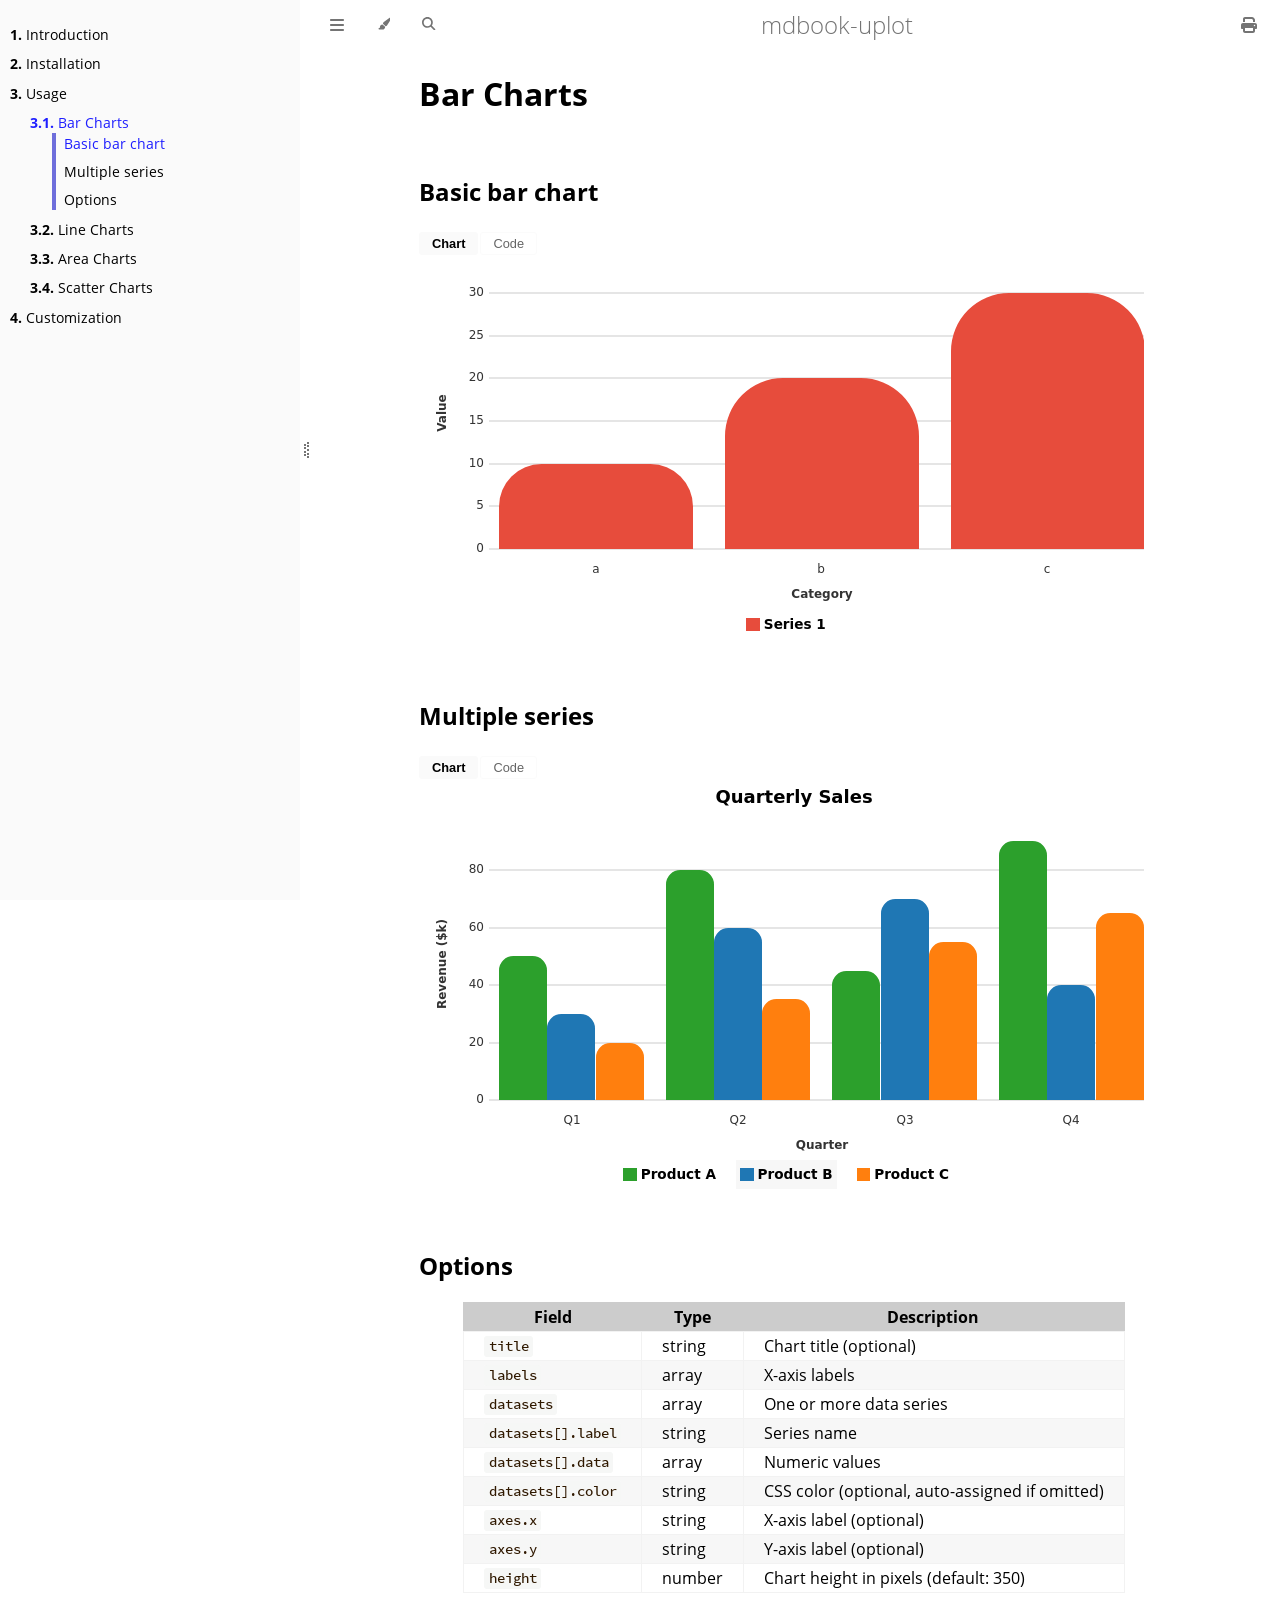
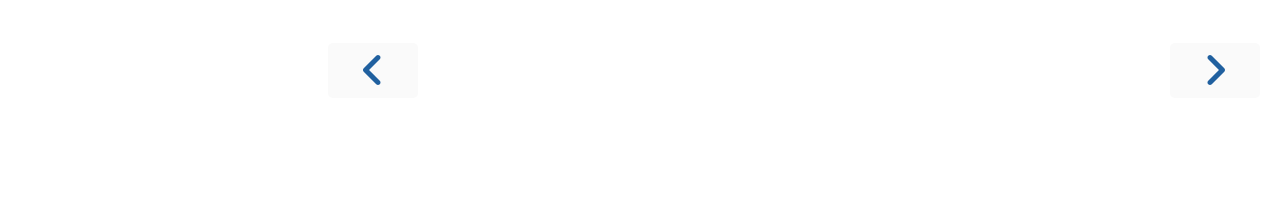
<file: bar-charts.html>
<!DOCTYPE HTML>
<html lang="en" class="light sidebar-visible" dir="ltr">
    <head>
        <!-- Book generated using mdBook -->
        <meta charset="UTF-8">
        <title>Bar Charts - mdbook-uplot</title>


        <!-- Custom HTML head -->

        <meta name="description" content="">
        <meta name="viewport" content="width=device-width, initial-scale=1">
        <meta name="theme-color" content="#ffffff">

        <link rel="icon" href="favicon-de23e50b.svg">
        <link rel="shortcut icon" href="favicon-8114d1fc.png">
        <link rel="stylesheet" href="css/variables-8adf115d.css">
        <link rel="stylesheet" href="css/general-0392ca55.css">
        <link rel="stylesheet" href="css/chrome-fc474251.css">
        <link rel="stylesheet" href="css/print-9e4910d8.css" media="print">

        <!-- Fonts -->
        <link rel="stylesheet" href="fonts/fonts-9644e21d.css">

        <!-- Highlight.js Stylesheets -->
        <link rel="stylesheet" id="mdbook-highlight-css" href="highlight-493f70e1.css">
        <link rel="stylesheet" id="mdbook-tomorrow-night-css" href="tomorrow-night-4c0ae647.css">
        <link rel="stylesheet" id="mdbook-ayu-highlight-css" href="ayu-highlight-3fdfc3ac.css">

        <!-- Custom theme stylesheets -->
        <link rel="stylesheet" href="assets/uplot/uplot-df630c6a.min.css">
        <link rel="stylesheet" href="assets/uplot/uplot-charts-e4c6f506.css">


        <!-- Provide site root and default themes to javascript -->
        <script>
            const path_to_root = "";
            const default_light_theme = "light";
            const default_dark_theme = "navy";
            window.path_to_searchindex_js = "searchindex-cc75be9f.js";
        </script>
        <!-- Start loading toc.js asap -->
        <script src="toc-3dd086d0.js"></script>
    </head>
    <body>
    <div id="mdbook-help-container">
        <div id="mdbook-help-popup">
            <h2 class="mdbook-help-title">Keyboard shortcuts</h2>
            <div>
                <p>Press <kbd>←</kbd> or <kbd>→</kbd> to navigate between chapters</p>
                <p>Press <kbd>S</kbd> or <kbd>/</kbd> to search in the book</p>
                <p>Press <kbd>?</kbd> to show this help</p>
                <p>Press <kbd>Esc</kbd> to hide this help</p>
            </div>
        </div>
    </div>
    <div id="mdbook-body-container">
        <!-- Work around some values being stored in localStorage wrapped in quotes -->
        <script>
            try {
                let theme = localStorage.getItem('mdbook-theme');
                let sidebar = localStorage.getItem('mdbook-sidebar');

                if (theme.startsWith('"') && theme.endsWith('"')) {
                    localStorage.setItem('mdbook-theme', theme.slice(1, theme.length - 1));
                }

                if (sidebar.startsWith('"') && sidebar.endsWith('"')) {
                    localStorage.setItem('mdbook-sidebar', sidebar.slice(1, sidebar.length - 1));
                }
            } catch (e) { }
        </script>

        <!-- Set the theme before any content is loaded, prevents flash -->
        <script>
            const default_theme = window.matchMedia("(prefers-color-scheme: dark)").matches ? default_dark_theme : default_light_theme;
            let theme;
            try { theme = localStorage.getItem('mdbook-theme'); } catch(e) { }
            if (theme === null || theme === undefined) { theme = default_theme; }
            const html = document.documentElement;
            html.classList.remove('light')
            html.classList.add(theme);
            html.classList.add("js");
        </script>

        <input type="checkbox" id="mdbook-sidebar-toggle-anchor" class="hidden">

        <!-- Hide / unhide sidebar before it is displayed -->
        <script>
            let sidebar = null;
            const sidebar_toggle = document.getElementById("mdbook-sidebar-toggle-anchor");
            if (document.body.clientWidth >= 1080) {
                try { sidebar = localStorage.getItem('mdbook-sidebar'); } catch(e) { }
                sidebar = sidebar || 'visible';
            } else {
                sidebar = 'hidden';
                sidebar_toggle.checked = false;
            }
            if (sidebar === 'visible') {
                sidebar_toggle.checked = true;
            } else {
                html.classList.remove('sidebar-visible');
            }
        </script>

        <nav id="mdbook-sidebar" class="sidebar" aria-label="Table of contents">
            <!-- populated by js -->
            <mdbook-sidebar-scrollbox class="sidebar-scrollbox"></mdbook-sidebar-scrollbox>
            <noscript>
                <iframe class="sidebar-iframe-outer" src="toc.html"></iframe>
            </noscript>
            <div id="mdbook-sidebar-resize-handle" class="sidebar-resize-handle">
                <div class="sidebar-resize-indicator"></div>
            </div>
        </nav>

        <div id="mdbook-page-wrapper" class="page-wrapper">

            <div class="page">
                <div id="mdbook-menu-bar-hover-placeholder"></div>
                <div id="mdbook-menu-bar" class="menu-bar sticky">
                    <div class="left-buttons">
                        <label id="mdbook-sidebar-toggle" class="icon-button" for="mdbook-sidebar-toggle-anchor" title="Toggle Table of Contents" aria-label="Toggle Table of Contents" aria-controls="mdbook-sidebar">
                            <span class=fa-svg><svg xmlns="http://www.w3.org/2000/svg" viewBox="0 0 448 512"><!--! Font Awesome Free 6.2.0 by @fontawesome - https://fontawesome.com License - https://fontawesome.com/license/free (Icons: CC BY 4.0, Fonts: SIL OFL 1.1, Code: MIT License) Copyright 2022 Fonticons, Inc. --><path d="M0 96C0 78.3 14.3 64 32 64H416c17.7 0 32 14.3 32 32s-14.3 32-32 32H32C14.3 128 0 113.7 0 96zM0 256c0-17.7 14.3-32 32-32H416c17.7 0 32 14.3 32 32s-14.3 32-32 32H32c-17.7 0-32-14.3-32-32zM448 416c0 17.7-14.3 32-32 32H32c-17.7 0-32-14.3-32-32s14.3-32 32-32H416c17.7 0 32 14.3 32 32z"/></svg></span>
                        </label>
                        <button id="mdbook-theme-toggle" class="icon-button" type="button" title="Change theme" aria-label="Change theme" aria-haspopup="true" aria-expanded="false" aria-controls="mdbook-theme-list">
                            <span class=fa-svg><svg xmlns="http://www.w3.org/2000/svg" viewBox="0 0 576 512"><!--! Font Awesome Free 6.2.0 by @fontawesome - https://fontawesome.com License - https://fontawesome.com/license/free (Icons: CC BY 4.0, Fonts: SIL OFL 1.1, Code: MIT License) Copyright 2022 Fonticons, Inc. --><path d="M371.3 367.1c27.3-3.9 51.9-19.4 67.2-42.9L600.2 74.1c12.6-19.5 9.4-45.3-7.6-61.2S549.7-4.4 531.1 9.6L294.4 187.2c-24 18-38.2 46.1-38.4 76.1L371.3 367.1zm-19.6 25.4l-116-104.4C175.9 290.3 128 339.6 128 400c0 3.9 .2 7.8 .6 11.6c1.8 17.5-10.2 36.4-27.8 36.4H96c-17.7 0-32 14.3-32 32s14.3 32 32 32H240c61.9 0 112-50.1 112-112c0-2.5-.1-5-.2-7.5z"/></svg></span>
                        </button>
                        <ul id="mdbook-theme-list" class="theme-popup" aria-label="Themes" role="menu">
                            <li role="none"><button role="menuitem" class="theme" id="mdbook-theme-default_theme">Auto</button></li>
                            <li role="none"><button role="menuitem" class="theme" id="mdbook-theme-light">Light</button></li>
                            <li role="none"><button role="menuitem" class="theme" id="mdbook-theme-rust">Rust</button></li>
                            <li role="none"><button role="menuitem" class="theme" id="mdbook-theme-coal">Coal</button></li>
                            <li role="none"><button role="menuitem" class="theme" id="mdbook-theme-navy">Navy</button></li>
                            <li role="none"><button role="menuitem" class="theme" id="mdbook-theme-ayu">Ayu</button></li>
                        </ul>
                        <button id="mdbook-search-toggle" class="icon-button" type="button" title="Search (`/`)" aria-label="Toggle Searchbar" aria-expanded="false" aria-keyshortcuts="/ s" aria-controls="mdbook-searchbar">
                            <span class=fa-svg><svg xmlns="http://www.w3.org/2000/svg" viewBox="0 0 512 512"><!--! Font Awesome Free 6.2.0 by @fontawesome - https://fontawesome.com License - https://fontawesome.com/license/free (Icons: CC BY 4.0, Fonts: SIL OFL 1.1, Code: MIT License) Copyright 2022 Fonticons, Inc. --><path d="M416 208c0 45.9-14.9 88.3-40 122.7L502.6 457.4c12.5 12.5 12.5 32.8 0 45.3s-32.8 12.5-45.3 0L330.7 376c-34.4 25.2-76.8 40-122.7 40C93.1 416 0 322.9 0 208S93.1 0 208 0S416 93.1 416 208zM208 352c79.5 0 144-64.5 144-144s-64.5-144-144-144S64 128.5 64 208s64.5 144 144 144z"/></svg></span>
                        </button>
                    </div>

                    <h1 class="menu-title">mdbook-uplot</h1>

                    <div class="right-buttons">
                        <a href="print.html" title="Print this book" aria-label="Print this book">
                            <span class=fa-svg id="print-button"><svg xmlns="http://www.w3.org/2000/svg" viewBox="0 0 512 512"><!--! Font Awesome Free 6.2.0 by @fontawesome - https://fontawesome.com License - https://fontawesome.com/license/free (Icons: CC BY 4.0, Fonts: SIL OFL 1.1, Code: MIT License) Copyright 2022 Fonticons, Inc. --><path d="M128 0C92.7 0 64 28.7 64 64v96h64V64H354.7L384 93.3V160h64V93.3c0-17-6.7-33.3-18.7-45.3L400 18.7C388 6.7 371.7 0 354.7 0H128zM384 352v32 64H128V384 368 352H384zm64 32h32c17.7 0 32-14.3 32-32V256c0-35.3-28.7-64-64-64H64c-35.3 0-64 28.7-64 64v96c0 17.7 14.3 32 32 32H64v64c0 35.3 28.7 64 64 64H384c35.3 0 64-28.7 64-64V384zm-16-88c-13.3 0-24-10.7-24-24s10.7-24 24-24s24 10.7 24 24s-10.7 24-24 24z"/></svg></span>
                        </a>

                    </div>
                </div>

                <div id="mdbook-search-wrapper" class="hidden">
                    <form id="mdbook-searchbar-outer" class="searchbar-outer">
                        <div class="search-wrapper">
                            <input type="search" id="mdbook-searchbar" name="searchbar" placeholder="Search this book ..." aria-controls="mdbook-searchresults-outer" aria-describedby="searchresults-header">
                            <div class="spinner-wrapper">
                                <span class=fa-svg id="fa-spin"><svg xmlns="http://www.w3.org/2000/svg" viewBox="0 0 512 512"><!--! Font Awesome Free 6.2.0 by @fontawesome - https://fontawesome.com License - https://fontawesome.com/license/free (Icons: CC BY 4.0, Fonts: SIL OFL 1.1, Code: MIT License) Copyright 2022 Fonticons, Inc. --><path d="M304 48c0-26.5-21.5-48-48-48s-48 21.5-48 48s21.5 48 48 48s48-21.5 48-48zm0 416c0-26.5-21.5-48-48-48s-48 21.5-48 48s21.5 48 48 48s48-21.5 48-48zM48 304c26.5 0 48-21.5 48-48s-21.5-48-48-48s-48 21.5-48 48s21.5 48 48 48zm464-48c0-26.5-21.5-48-48-48s-48 21.5-48 48s21.5 48 48 48s48-21.5 48-48zM142.9 437c18.7-18.7 18.7-49.1 0-67.9s-49.1-18.7-67.9 0s-18.7 49.1 0 67.9s49.1 18.7 67.9 0zm0-294.2c18.7-18.7 18.7-49.1 0-67.9S93.7 56.2 75 75s-18.7 49.1 0 67.9s49.1 18.7 67.9 0zM369.1 437c18.7 18.7 49.1 18.7 67.9 0s18.7-49.1 0-67.9s-49.1-18.7-67.9 0s-18.7 49.1 0 67.9z"/></svg></span>
                            </div>
                        </div>
                    </form>
                    <div id="mdbook-searchresults-outer" class="searchresults-outer hidden">
                        <div id="mdbook-searchresults-header" class="searchresults-header"></div>
                        <ul id="mdbook-searchresults">
                        </ul>
                    </div>
                </div>

                <!-- Apply ARIA attributes after the sidebar and the sidebar toggle button are added to the DOM -->
                <script>
                    document.getElementById('mdbook-sidebar-toggle').setAttribute('aria-expanded', sidebar === 'visible');
                    document.getElementById('mdbook-sidebar').setAttribute('aria-hidden', sidebar !== 'visible');
                    Array.from(document.querySelectorAll('#mdbook-sidebar a')).forEach(function(link) {
                        link.setAttribute('tabIndex', sidebar === 'visible' ? 0 : -1);
                    });
                </script>

                <div id="mdbook-content" class="content">
                    <main>
                        <h1 id="bar-charts"><a class="header" href="#bar-charts">Bar Charts</a></h1>
<h2 id="basic-bar-chart"><a class="header" href="#basic-bar-chart">Basic bar chart</a></h2>
<div class="uplot-chart"><script type="application/json" class="uplot-data">{
  "labels": ["a", "b", "c"],
  "datasets": [
    { "label": "Series 1", "data": [10, 20, 30], "color": "#e74c3c" }
  ],
  "axes": { "x": "Category", "y": "Value" }
}
</script></div>

<h2 id="multiple-series"><a class="header" href="#multiple-series">Multiple series</a></h2>
<div class="uplot-chart"><script type="application/json" class="uplot-data">{
  "title": "Quarterly Sales",
  "labels": ["Q1", "Q2", "Q3", "Q4"],
  "datasets": [
    { "label": "Product A", "data": [50, 80, 45, 90], "color": "#2ca02c" },
    { "label": "Product B", "data": [30, 60, 70, 40], "color": "#1f77b4" },
    { "label": "Product C", "data": [20, 35, 55, 65], "color": "#ff7f0e" }
  ],
  "axes": { "x": "Quarter", "y": "Revenue ($k)" }
}
</script></div>

<h2 id="options"><a class="header" href="#options">Options</a></h2>
<div class="table-wrapper">
<table>
<thead>
<tr><th>Field</th><th>Type</th><th>Description</th></tr>
</thead>
<tbody>
<tr><td><code>title</code></td><td>string</td><td>Chart title (optional)</td></tr>
<tr><td><code>labels</code></td><td>array</td><td>X-axis labels</td></tr>
<tr><td><code>datasets</code></td><td>array</td><td>One or more data series</td></tr>
<tr><td><code>datasets[].label</code></td><td>string</td><td>Series name</td></tr>
<tr><td><code>datasets[].data</code></td><td>array</td><td>Numeric values</td></tr>
<tr><td><code>datasets[].color</code></td><td>string</td><td>CSS color (optional, auto-assigned if omitted)</td></tr>
<tr><td><code>axes.x</code></td><td>string</td><td>X-axis label (optional)</td></tr>
<tr><td><code>axes.y</code></td><td>string</td><td>Y-axis label (optional)</td></tr>
<tr><td><code>height</code></td><td>number</td><td>Chart height in pixels (default: 350)</td></tr>
</tbody>
</table>
</div>

                    </main>

                    <nav class="nav-wrapper" aria-label="Page navigation">
                        <!-- Mobile navigation buttons -->
                            <a rel="prev" href="usage.html" class="mobile-nav-chapters previous" title="Previous chapter" aria-label="Previous chapter" aria-keyshortcuts="Left">
                                <span class=fa-svg><svg xmlns="http://www.w3.org/2000/svg" viewBox="0 0 320 512"><!--! Font Awesome Free 6.2.0 by @fontawesome - https://fontawesome.com License - https://fontawesome.com/license/free (Icons: CC BY 4.0, Fonts: SIL OFL 1.1, Code: MIT License) Copyright 2022 Fonticons, Inc. --><path d="M41.4 233.4c-12.5 12.5-12.5 32.8 0 45.3l160 160c12.5 12.5 32.8 12.5 45.3 0s12.5-32.8 0-45.3L109.3 256 246.6 118.6c12.5-12.5 12.5-32.8 0-45.3s-32.8-12.5-45.3 0l-160 160z"/></svg></span>
                            </a>

                            <a rel="next prefetch" href="line-charts.html" class="mobile-nav-chapters next" title="Next chapter" aria-label="Next chapter" aria-keyshortcuts="Right">
                                <span class=fa-svg><svg xmlns="http://www.w3.org/2000/svg" viewBox="0 0 320 512"><!--! Font Awesome Free 6.2.0 by @fontawesome - https://fontawesome.com License - https://fontawesome.com/license/free (Icons: CC BY 4.0, Fonts: SIL OFL 1.1, Code: MIT License) Copyright 2022 Fonticons, Inc. --><path d="M278.6 233.4c12.5 12.5 12.5 32.8 0 45.3l-160 160c-12.5 12.5-32.8 12.5-45.3 0s-12.5-32.8 0-45.3L210.7 256 73.4 118.6c-12.5-12.5-12.5-32.8 0-45.3s32.8-12.5 45.3 0l160 160z"/></svg></span>
                            </a>

                        <div style="clear: both"></div>
                    </nav>
                </div>
            </div>

            <nav class="nav-wide-wrapper" aria-label="Page navigation">
                    <a rel="prev" href="usage.html" class="nav-chapters previous" title="Previous chapter" aria-label="Previous chapter" aria-keyshortcuts="Left">
                        <span class=fa-svg><svg xmlns="http://www.w3.org/2000/svg" viewBox="0 0 320 512"><!--! Font Awesome Free 6.2.0 by @fontawesome - https://fontawesome.com License - https://fontawesome.com/license/free (Icons: CC BY 4.0, Fonts: SIL OFL 1.1, Code: MIT License) Copyright 2022 Fonticons, Inc. --><path d="M41.4 233.4c-12.5 12.5-12.5 32.8 0 45.3l160 160c12.5 12.5 32.8 12.5 45.3 0s12.5-32.8 0-45.3L109.3 256 246.6 118.6c12.5-12.5 12.5-32.8 0-45.3s-32.8-12.5-45.3 0l-160 160z"/></svg></span>
                    </a>

                    <a rel="next prefetch" href="line-charts.html" class="nav-chapters next" title="Next chapter" aria-label="Next chapter" aria-keyshortcuts="Right">
                        <span class=fa-svg><svg xmlns="http://www.w3.org/2000/svg" viewBox="0 0 320 512"><!--! Font Awesome Free 6.2.0 by @fontawesome - https://fontawesome.com License - https://fontawesome.com/license/free (Icons: CC BY 4.0, Fonts: SIL OFL 1.1, Code: MIT License) Copyright 2022 Fonticons, Inc. --><path d="M278.6 233.4c12.5 12.5 12.5 32.8 0 45.3l-160 160c-12.5 12.5-32.8 12.5-45.3 0s-12.5-32.8 0-45.3L210.7 256 73.4 118.6c-12.5-12.5-12.5-32.8 0-45.3s32.8-12.5 45.3 0l160 160z"/></svg></span>
                    </a>
            </nav>

        </div>

        <template id=fa-eye><span class=fa-svg><svg xmlns="http://www.w3.org/2000/svg" viewBox="0 0 576 512"><!--! Font Awesome Free 6.2.0 by @fontawesome - https://fontawesome.com License - https://fontawesome.com/license/free (Icons: CC BY 4.0, Fonts: SIL OFL 1.1, Code: MIT License) Copyright 2022 Fonticons, Inc. --><path d="M288 32c-80.8 0-145.5 36.8-192.6 80.6C48.6 156 17.3 208 2.5 243.7c-3.3 7.9-3.3 16.7 0 24.6C17.3 304 48.6 356 95.4 399.4C142.5 443.2 207.2 480 288 480s145.5-36.8 192.6-80.6c46.8-43.5 78.1-95.4 93-131.1c3.3-7.9 3.3-16.7 0-24.6c-14.9-35.7-46.2-87.7-93-131.1C433.5 68.8 368.8 32 288 32zM432 256c0 79.5-64.5 144-144 144s-144-64.5-144-144s64.5-144 144-144s144 64.5 144 144zM288 192c0 35.3-28.7 64-64 64c-11.5 0-22.3-3-31.6-8.4c-.2 2.8-.4 5.5-.4 8.4c0 53 43 96 96 96s96-43 96-96s-43-96-96-96c-2.8 0-5.6 .1-8.4 .4c5.3 9.3 8.4 20.1 8.4 31.6z"/></svg></span></template>
        <template id=fa-eye-slash><span class=fa-svg><svg xmlns="http://www.w3.org/2000/svg" viewBox="0 0 640 512"><!--! Font Awesome Free 6.2.0 by @fontawesome - https://fontawesome.com License - https://fontawesome.com/license/free (Icons: CC BY 4.0, Fonts: SIL OFL 1.1, Code: MIT License) Copyright 2022 Fonticons, Inc. --><path d="M38.8 5.1C28.4-3.1 13.3-1.2 5.1 9.2S-1.2 34.7 9.2 42.9l592 464c10.4 8.2 25.5 6.3 33.7-4.1s6.3-25.5-4.1-33.7L525.6 386.7c39.6-40.6 66.4-86.1 79.9-118.4c3.3-7.9 3.3-16.7 0-24.6c-14.9-35.7-46.2-87.7-93-131.1C465.5 68.8 400.8 32 320 32c-68.2 0-125 26.3-169.3 60.8L38.8 5.1zM223.1 149.5C248.6 126.2 282.7 112 320 112c79.5 0 144 64.5 144 144c0 24.9-6.3 48.3-17.4 68.7L408 294.5c5.2-11.8 8-24.8 8-38.5c0-53-43-96-96-96c-2.8 0-5.6 .1-8.4 .4c5.3 9.3 8.4 20.1 8.4 31.6c0 10.2-2.4 19.8-6.6 28.3l-90.3-70.8zm223.1 298L373 389.9c-16.4 6.5-34.3 10.1-53 10.1c-79.5 0-144-64.5-144-144c0-6.9 .5-13.6 1.4-20.2L83.1 161.5C60.3 191.2 44 220.8 34.5 243.7c-3.3 7.9-3.3 16.7 0 24.6c14.9 35.7 46.2 87.7 93 131.1C174.5 443.2 239.2 480 320 480c47.8 0 89.9-12.9 126.2-32.5z"/></svg></span></template>
        <template id=fa-copy><span class=fa-svg><svg xmlns="http://www.w3.org/2000/svg" viewBox="0 0 512 512"><!--! Font Awesome Free 6.2.0 by @fontawesome - https://fontawesome.com License - https://fontawesome.com/license/free (Icons: CC BY 4.0, Fonts: SIL OFL 1.1, Code: MIT License) Copyright 2022 Fonticons, Inc. --><path d="M502.6 70.63l-61.25-61.25C435.4 3.371 427.2 0 418.7 0H255.1c-35.35 0-64 28.66-64 64l.0195 256C192 355.4 220.7 384 256 384h192c35.2 0 64-28.8 64-64V93.25C512 84.77 508.6 76.63 502.6 70.63zM464 320c0 8.836-7.164 16-16 16H255.1c-8.838 0-16-7.164-16-16L239.1 64.13c0-8.836 7.164-16 16-16h128L384 96c0 17.67 14.33 32 32 32h47.1V320zM272 448c0 8.836-7.164 16-16 16H63.1c-8.838 0-16-7.164-16-16L47.98 192.1c0-8.836 7.164-16 16-16H160V128H63.99c-35.35 0-64 28.65-64 64l.0098 256C.002 483.3 28.66 512 64 512h192c35.2 0 64-28.8 64-64v-32h-47.1L272 448z"/></svg></span></template>
        <template id=fa-play><span class=fa-svg><svg xmlns="http://www.w3.org/2000/svg" viewBox="0 0 384 512"><!--! Font Awesome Free 6.2.0 by @fontawesome - https://fontawesome.com License - https://fontawesome.com/license/free (Icons: CC BY 4.0, Fonts: SIL OFL 1.1, Code: MIT License) Copyright 2022 Fonticons, Inc. --><path d="M73 39c-14.8-9.1-33.4-9.4-48.5-.9S0 62.6 0 80V432c0 17.4 9.4 33.4 24.5 41.9s33.7 8.1 48.5-.9L361 297c14.3-8.7 23-24.2 23-41s-8.7-32.2-23-41L73 39z"/></svg></span></template>
        <template id=fa-clock-rotate-left><span class=fa-svg><svg xmlns="http://www.w3.org/2000/svg" viewBox="0 0 512 512"><!--! Font Awesome Free 6.2.0 by @fontawesome - https://fontawesome.com License - https://fontawesome.com/license/free (Icons: CC BY 4.0, Fonts: SIL OFL 1.1, Code: MIT License) Copyright 2022 Fonticons, Inc. --><path d="M75 75L41 41C25.9 25.9 0 36.6 0 57.9V168c0 13.3 10.7 24 24 24H134.1c21.4 0 32.1-25.9 17-41l-30.8-30.8C155 85.5 203 64 256 64c106 0 192 86 192 192s-86 192-192 192c-40.8 0-78.6-12.7-109.7-34.4c-14.5-10.1-34.4-6.6-44.6 7.9s-6.6 34.4 7.9 44.6C151.2 495 201.7 512 256 512c141.4 0 256-114.6 256-256S397.4 0 256 0C185.3 0 121.3 28.7 75 75zm181 53c-13.3 0-24 10.7-24 24V256c0 6.4 2.5 12.5 7 17l72 72c9.4 9.4 24.6 9.4 33.9 0s9.4-24.6 0-33.9l-65-65V152c0-13.3-10.7-24-24-24z"/></svg></span></template>



        <script>
            window.playground_copyable = true;
        </script>


        <script src="elasticlunr-ef4e11c1.min.js"></script>
        <script src="mark-09e88c2c.min.js"></script>
        <script src="searcher-09f2665d.js"></script>

        <script src="clipboard-1626706a.min.js"></script>
        <script src="highlight-abc7f01d.js"></script>
        <script src="book-c22b7243.js"></script>

        <!-- Custom JS scripts -->
        <script src="assets/uplot/uplot-19c8d4c6.min.js"></script>
        <script src="assets/uplot/uplot-bars-e87c9b6f.js"></script>
        <script src="assets/uplot/uplot-init-e964ccf8.js"></script>



    </div>
    </body>
</html>
</file>
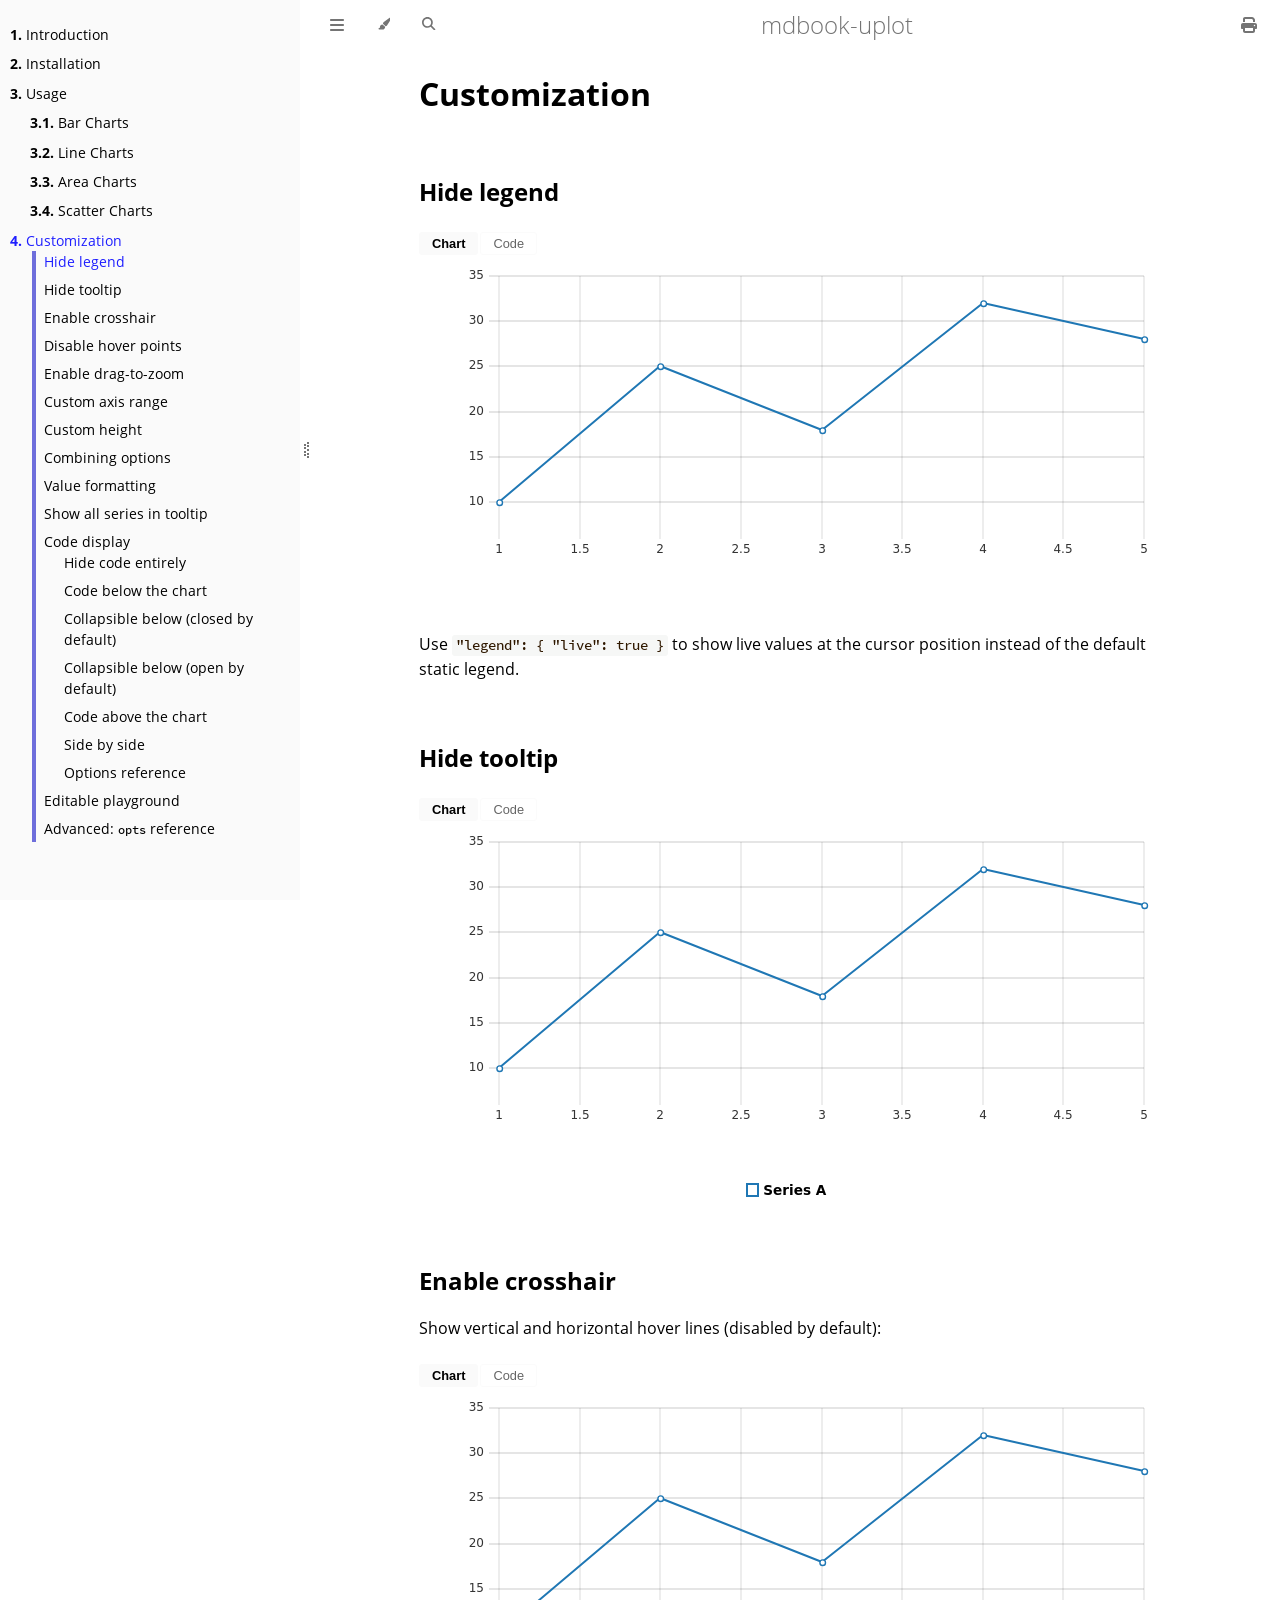
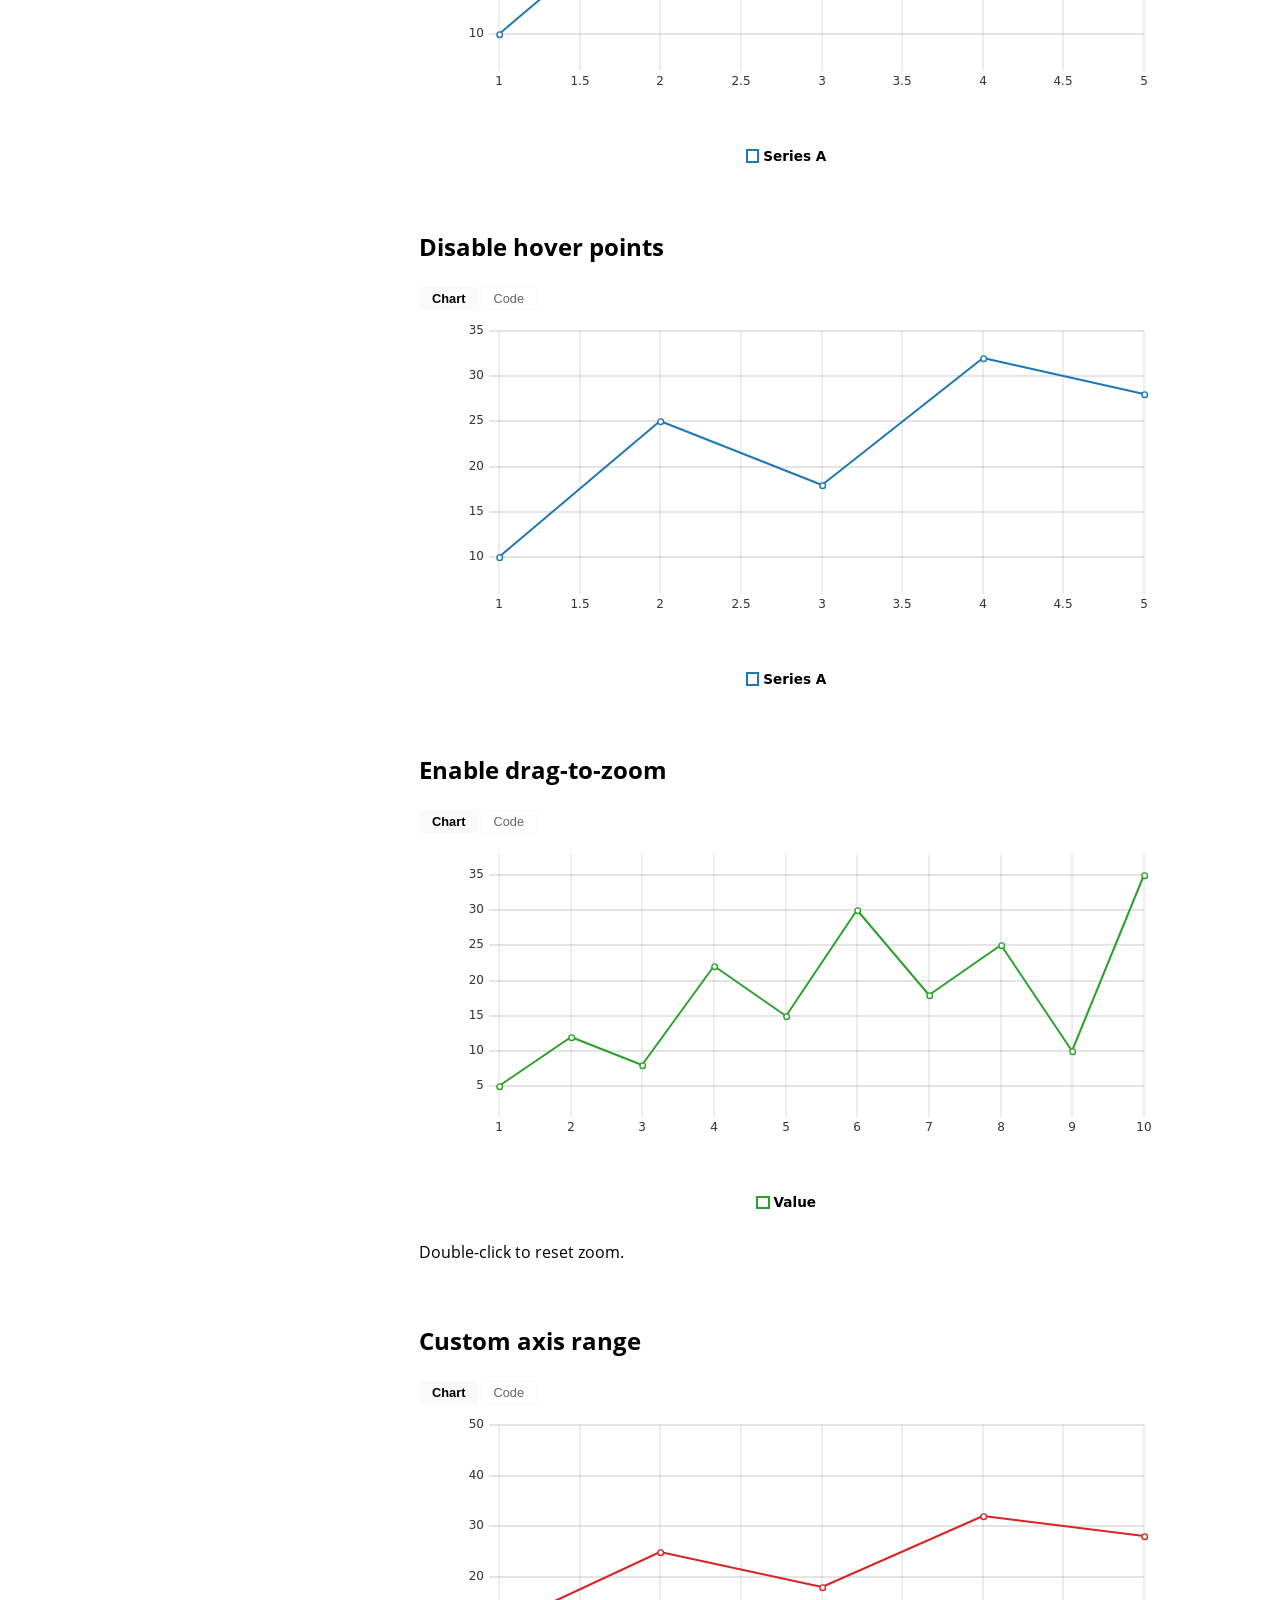
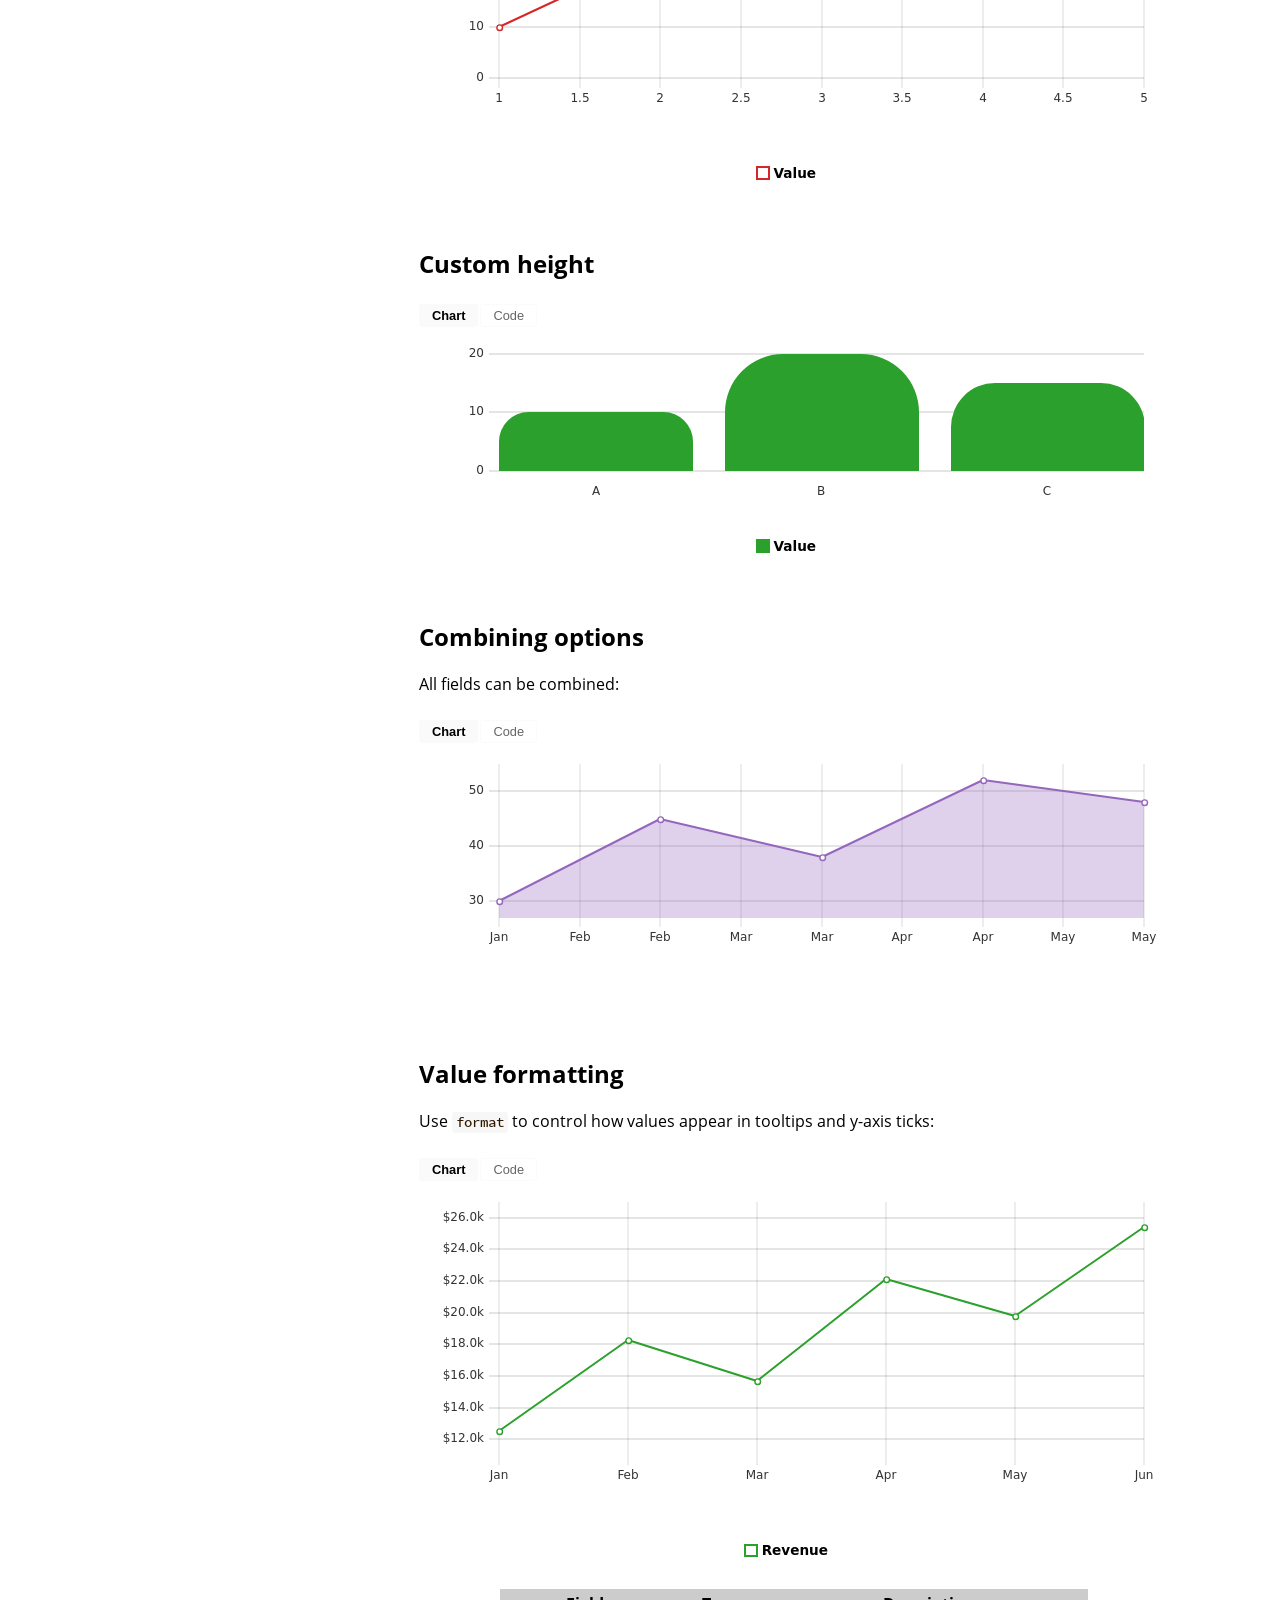
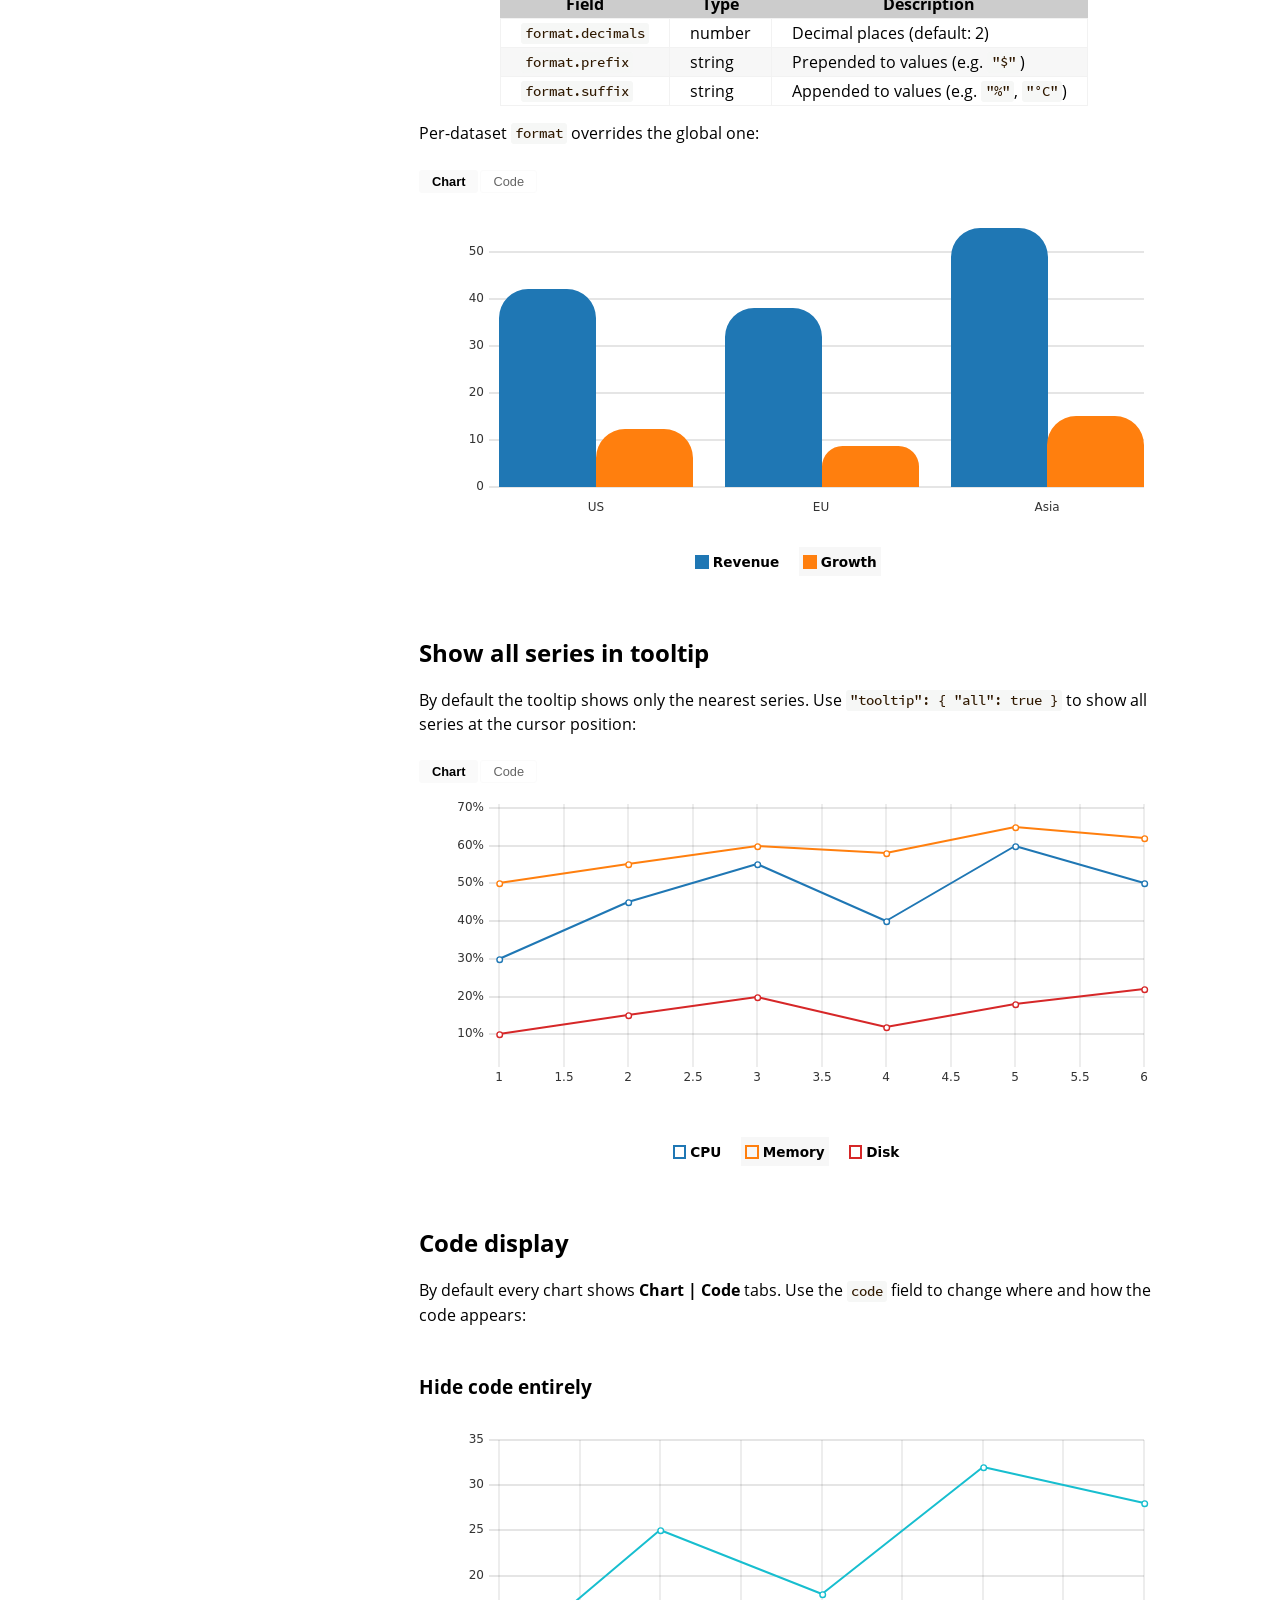
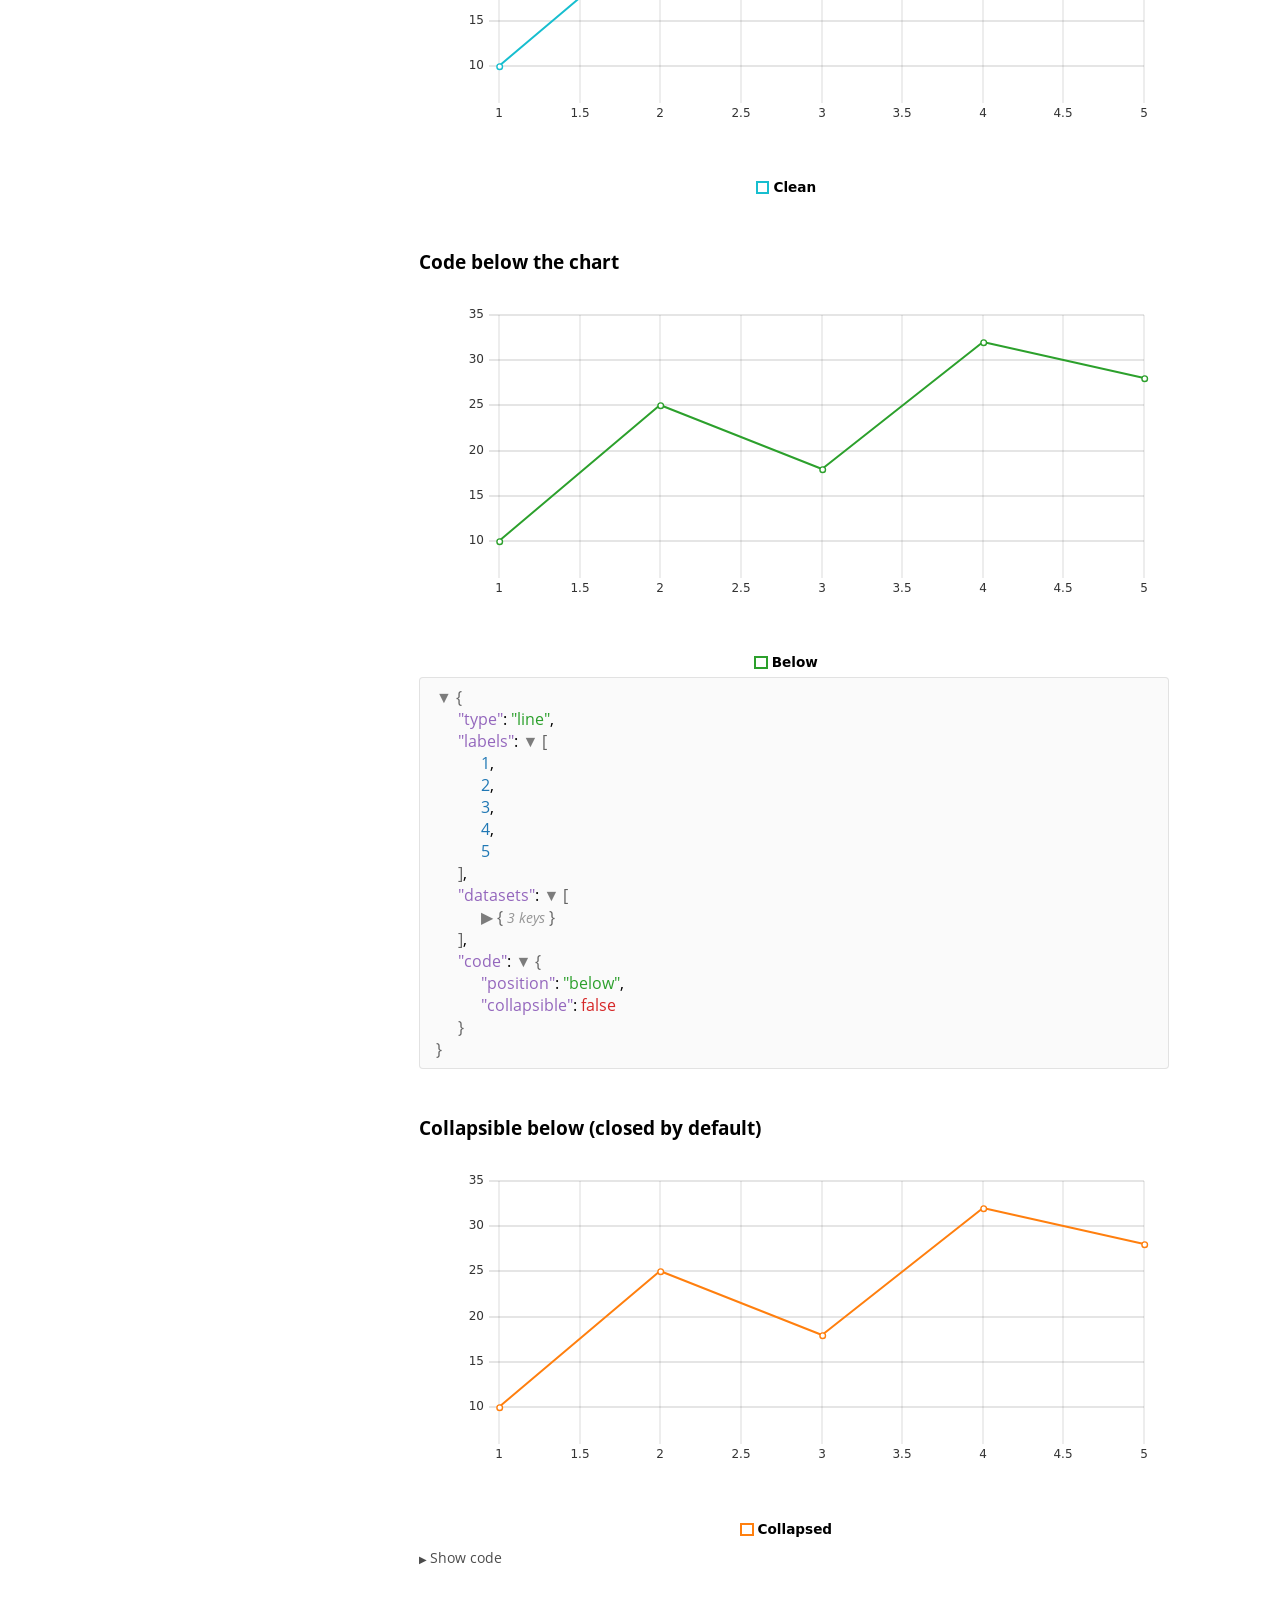
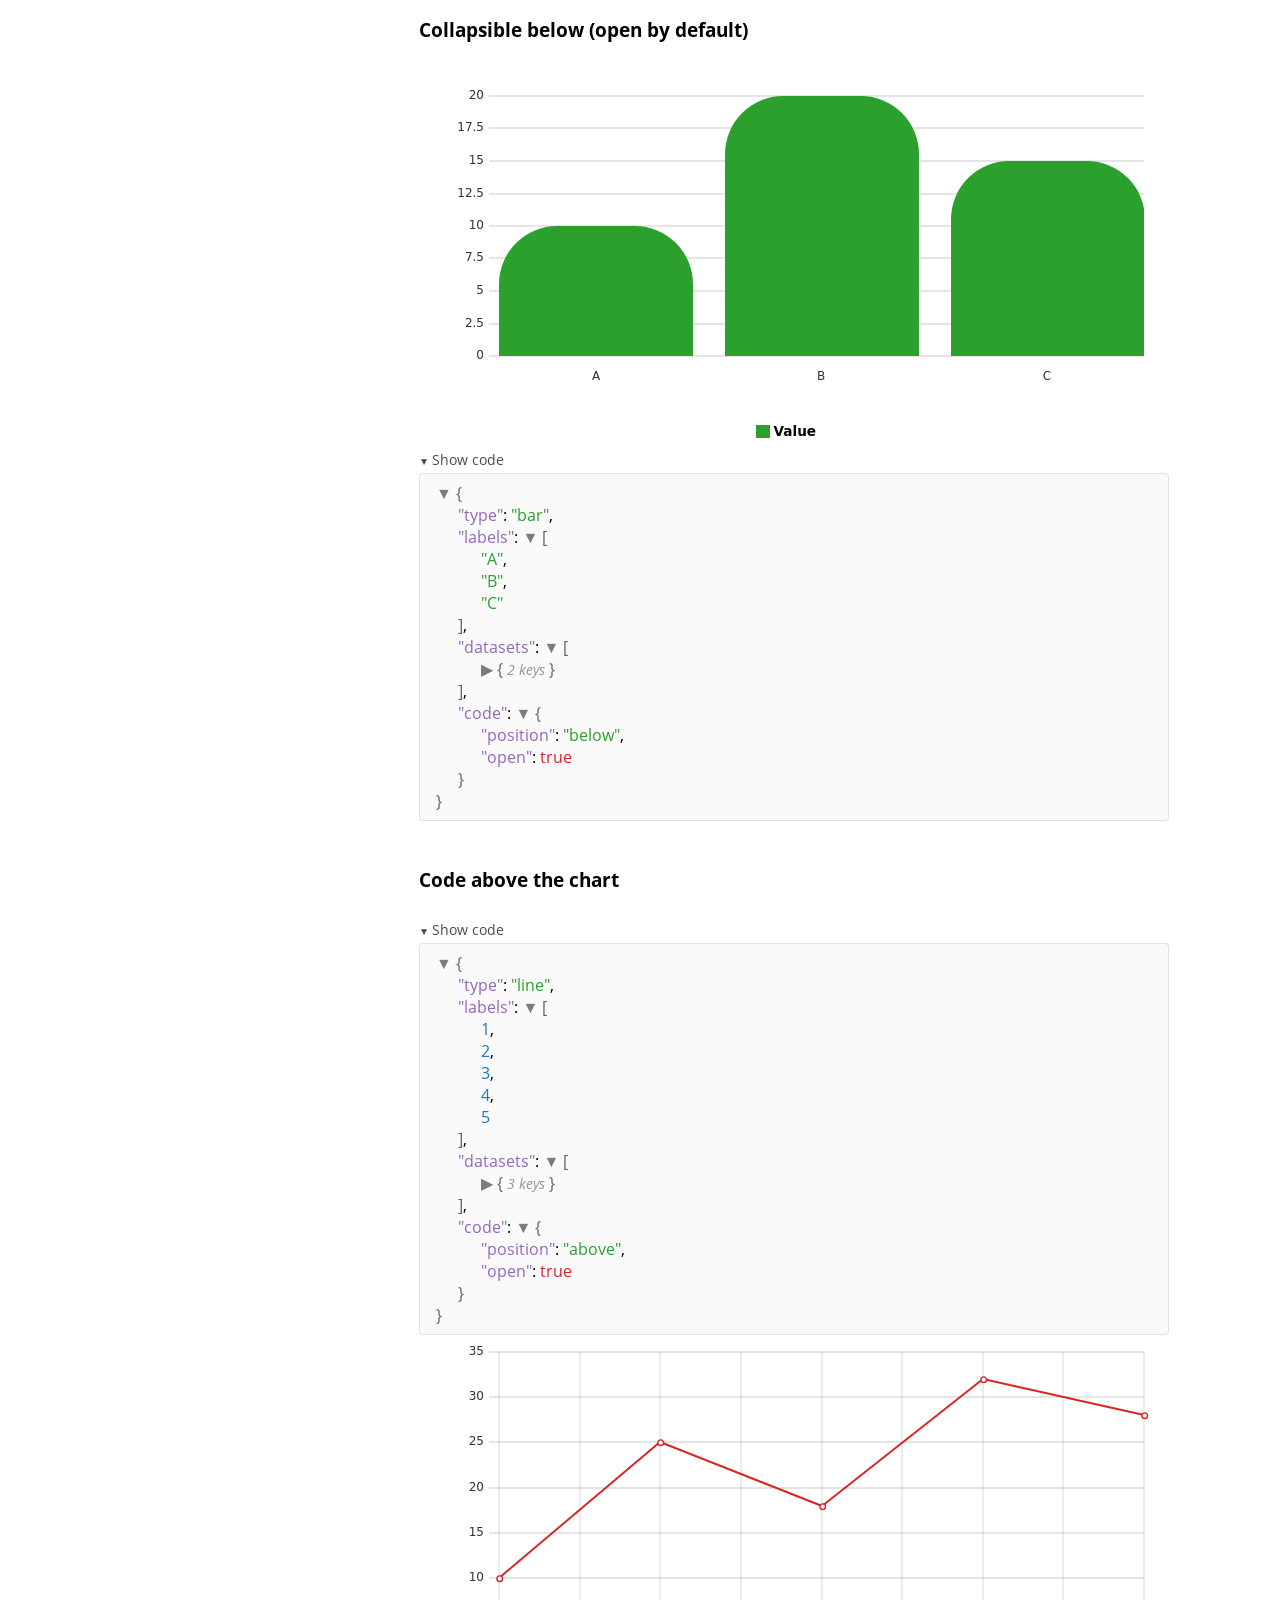
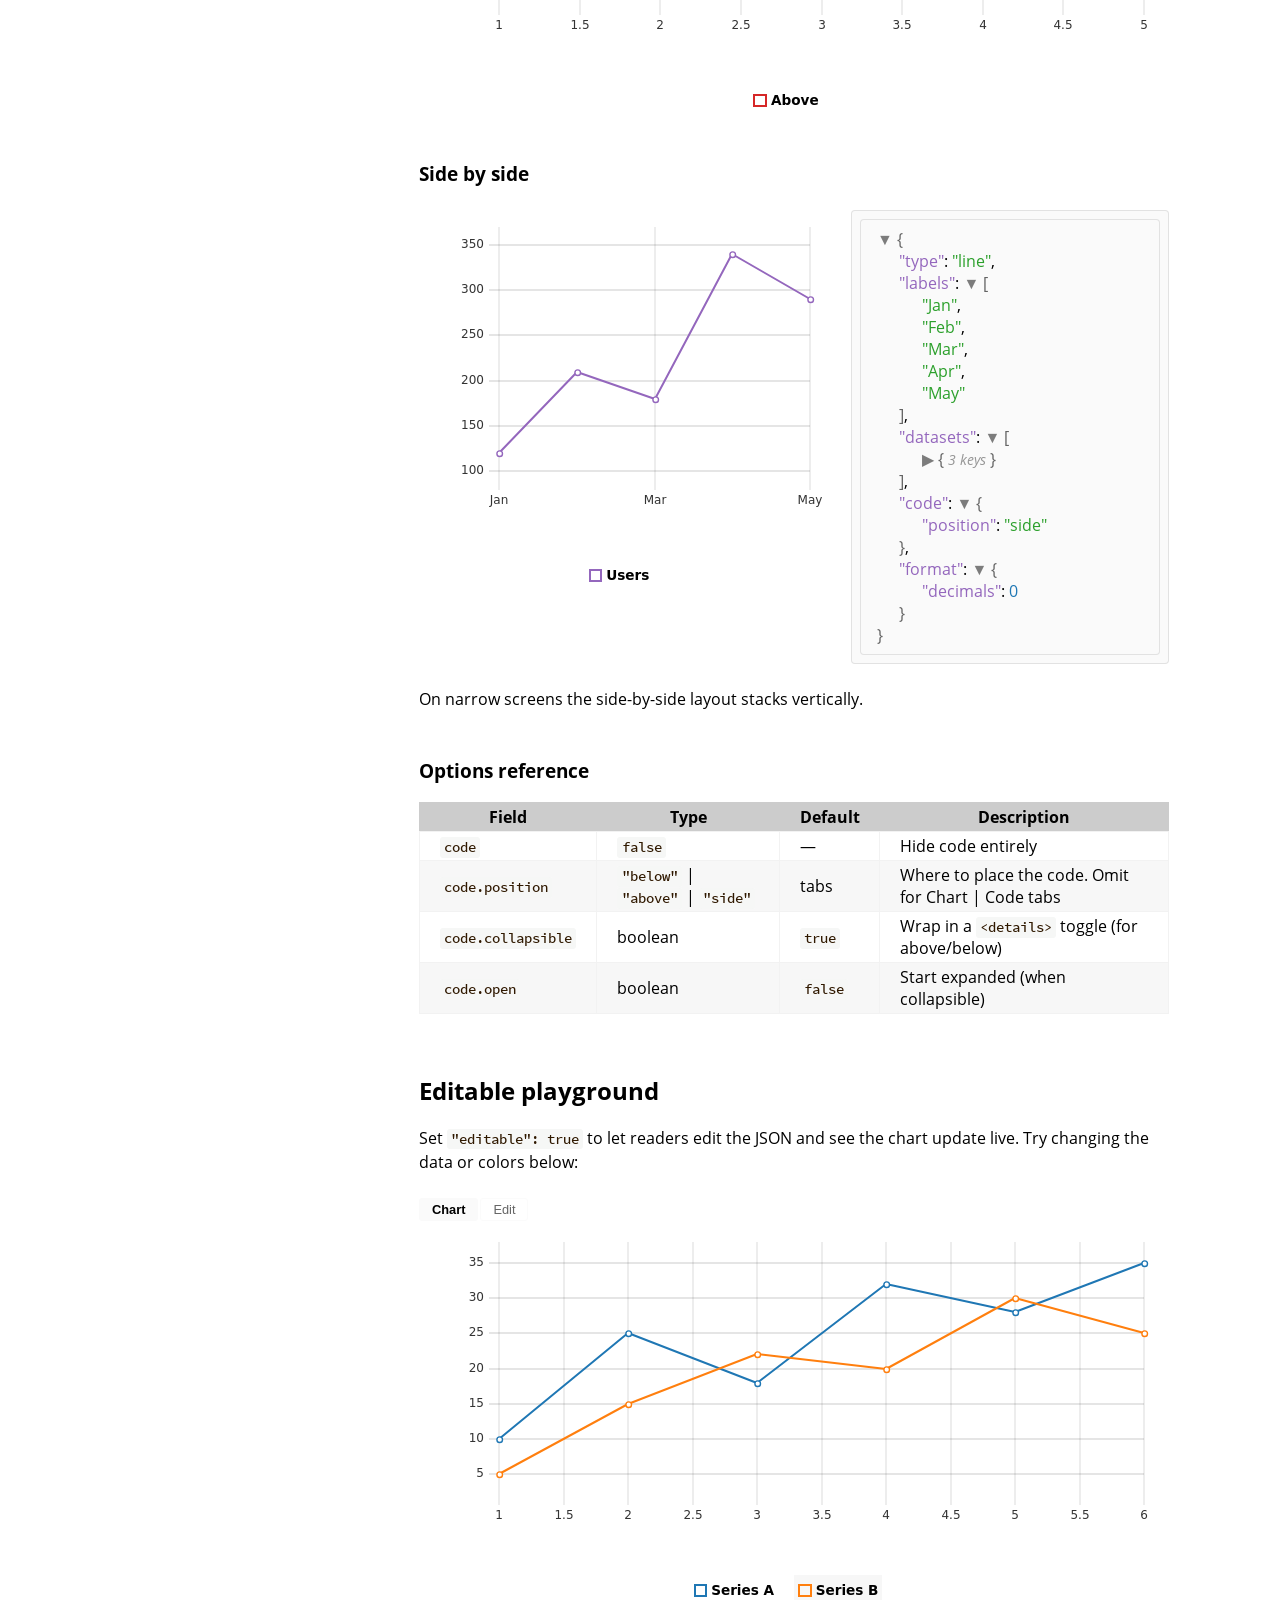
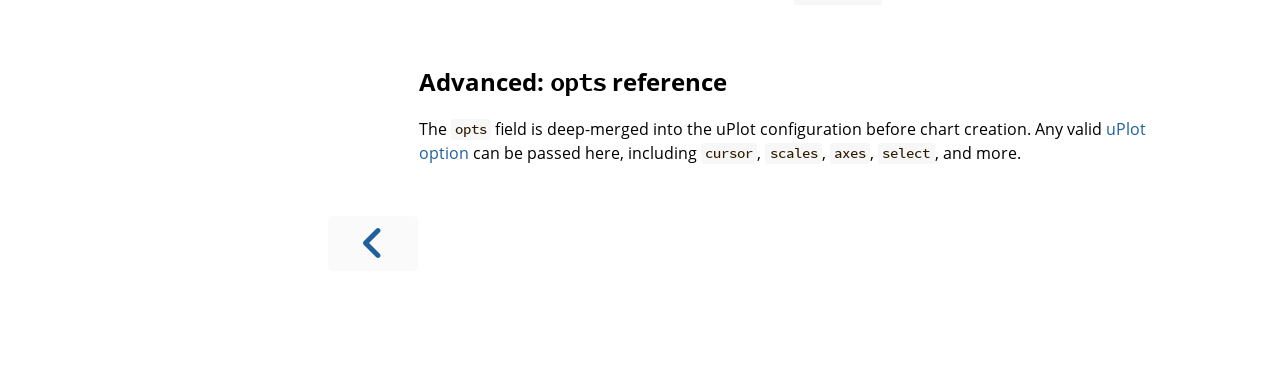
<file: customization.html>
<!DOCTYPE HTML>
<html lang="en" class="light sidebar-visible" dir="ltr">
    <head>
        <!-- Book generated using mdBook -->
        <meta charset="UTF-8">
        <title>Customization - mdbook-uplot</title>


        <!-- Custom HTML head -->

        <meta name="description" content="">
        <meta name="viewport" content="width=device-width, initial-scale=1">
        <meta name="theme-color" content="#ffffff">

        <link rel="icon" href="favicon-de23e50b.svg">
        <link rel="shortcut icon" href="favicon-8114d1fc.png">
        <link rel="stylesheet" href="css/variables-8adf115d.css">
        <link rel="stylesheet" href="css/general-0392ca55.css">
        <link rel="stylesheet" href="css/chrome-fc474251.css">
        <link rel="stylesheet" href="css/print-9e4910d8.css" media="print">

        <!-- Fonts -->
        <link rel="stylesheet" href="fonts/fonts-9644e21d.css">

        <!-- Highlight.js Stylesheets -->
        <link rel="stylesheet" id="mdbook-highlight-css" href="highlight-493f70e1.css">
        <link rel="stylesheet" id="mdbook-tomorrow-night-css" href="tomorrow-night-4c0ae647.css">
        <link rel="stylesheet" id="mdbook-ayu-highlight-css" href="ayu-highlight-3fdfc3ac.css">

        <!-- Custom theme stylesheets -->
        <link rel="stylesheet" href="assets/uplot/uplot-df630c6a.min.css">
        <link rel="stylesheet" href="assets/uplot/uplot-charts-e4c6f506.css">


        <!-- Provide site root and default themes to javascript -->
        <script>
            const path_to_root = "";
            const default_light_theme = "light";
            const default_dark_theme = "navy";
            window.path_to_searchindex_js = "searchindex-cc75be9f.js";
        </script>
        <!-- Start loading toc.js asap -->
        <script src="toc-3dd086d0.js"></script>
    </head>
    <body>
    <div id="mdbook-help-container">
        <div id="mdbook-help-popup">
            <h2 class="mdbook-help-title">Keyboard shortcuts</h2>
            <div>
                <p>Press <kbd>←</kbd> or <kbd>→</kbd> to navigate between chapters</p>
                <p>Press <kbd>S</kbd> or <kbd>/</kbd> to search in the book</p>
                <p>Press <kbd>?</kbd> to show this help</p>
                <p>Press <kbd>Esc</kbd> to hide this help</p>
            </div>
        </div>
    </div>
    <div id="mdbook-body-container">
        <!-- Work around some values being stored in localStorage wrapped in quotes -->
        <script>
            try {
                let theme = localStorage.getItem('mdbook-theme');
                let sidebar = localStorage.getItem('mdbook-sidebar');

                if (theme.startsWith('"') && theme.endsWith('"')) {
                    localStorage.setItem('mdbook-theme', theme.slice(1, theme.length - 1));
                }

                if (sidebar.startsWith('"') && sidebar.endsWith('"')) {
                    localStorage.setItem('mdbook-sidebar', sidebar.slice(1, sidebar.length - 1));
                }
            } catch (e) { }
        </script>

        <!-- Set the theme before any content is loaded, prevents flash -->
        <script>
            const default_theme = window.matchMedia("(prefers-color-scheme: dark)").matches ? default_dark_theme : default_light_theme;
            let theme;
            try { theme = localStorage.getItem('mdbook-theme'); } catch(e) { }
            if (theme === null || theme === undefined) { theme = default_theme; }
            const html = document.documentElement;
            html.classList.remove('light')
            html.classList.add(theme);
            html.classList.add("js");
        </script>

        <input type="checkbox" id="mdbook-sidebar-toggle-anchor" class="hidden">

        <!-- Hide / unhide sidebar before it is displayed -->
        <script>
            let sidebar = null;
            const sidebar_toggle = document.getElementById("mdbook-sidebar-toggle-anchor");
            if (document.body.clientWidth >= 1080) {
                try { sidebar = localStorage.getItem('mdbook-sidebar'); } catch(e) { }
                sidebar = sidebar || 'visible';
            } else {
                sidebar = 'hidden';
                sidebar_toggle.checked = false;
            }
            if (sidebar === 'visible') {
                sidebar_toggle.checked = true;
            } else {
                html.classList.remove('sidebar-visible');
            }
        </script>

        <nav id="mdbook-sidebar" class="sidebar" aria-label="Table of contents">
            <!-- populated by js -->
            <mdbook-sidebar-scrollbox class="sidebar-scrollbox"></mdbook-sidebar-scrollbox>
            <noscript>
                <iframe class="sidebar-iframe-outer" src="toc.html"></iframe>
            </noscript>
            <div id="mdbook-sidebar-resize-handle" class="sidebar-resize-handle">
                <div class="sidebar-resize-indicator"></div>
            </div>
        </nav>

        <div id="mdbook-page-wrapper" class="page-wrapper">

            <div class="page">
                <div id="mdbook-menu-bar-hover-placeholder"></div>
                <div id="mdbook-menu-bar" class="menu-bar sticky">
                    <div class="left-buttons">
                        <label id="mdbook-sidebar-toggle" class="icon-button" for="mdbook-sidebar-toggle-anchor" title="Toggle Table of Contents" aria-label="Toggle Table of Contents" aria-controls="mdbook-sidebar">
                            <span class=fa-svg><svg xmlns="http://www.w3.org/2000/svg" viewBox="0 0 448 512"><!--! Font Awesome Free 6.2.0 by @fontawesome - https://fontawesome.com License - https://fontawesome.com/license/free (Icons: CC BY 4.0, Fonts: SIL OFL 1.1, Code: MIT License) Copyright 2022 Fonticons, Inc. --><path d="M0 96C0 78.3 14.3 64 32 64H416c17.7 0 32 14.3 32 32s-14.3 32-32 32H32C14.3 128 0 113.7 0 96zM0 256c0-17.7 14.3-32 32-32H416c17.7 0 32 14.3 32 32s-14.3 32-32 32H32c-17.7 0-32-14.3-32-32zM448 416c0 17.7-14.3 32-32 32H32c-17.7 0-32-14.3-32-32s14.3-32 32-32H416c17.7 0 32 14.3 32 32z"/></svg></span>
                        </label>
                        <button id="mdbook-theme-toggle" class="icon-button" type="button" title="Change theme" aria-label="Change theme" aria-haspopup="true" aria-expanded="false" aria-controls="mdbook-theme-list">
                            <span class=fa-svg><svg xmlns="http://www.w3.org/2000/svg" viewBox="0 0 576 512"><!--! Font Awesome Free 6.2.0 by @fontawesome - https://fontawesome.com License - https://fontawesome.com/license/free (Icons: CC BY 4.0, Fonts: SIL OFL 1.1, Code: MIT License) Copyright 2022 Fonticons, Inc. --><path d="M371.3 367.1c27.3-3.9 51.9-19.4 67.2-42.9L600.2 74.1c12.6-19.5 9.4-45.3-7.6-61.2S549.7-4.4 531.1 9.6L294.4 187.2c-24 18-38.2 46.1-38.4 76.1L371.3 367.1zm-19.6 25.4l-116-104.4C175.9 290.3 128 339.6 128 400c0 3.9 .2 7.8 .6 11.6c1.8 17.5-10.2 36.4-27.8 36.4H96c-17.7 0-32 14.3-32 32s14.3 32 32 32H240c61.9 0 112-50.1 112-112c0-2.5-.1-5-.2-7.5z"/></svg></span>
                        </button>
                        <ul id="mdbook-theme-list" class="theme-popup" aria-label="Themes" role="menu">
                            <li role="none"><button role="menuitem" class="theme" id="mdbook-theme-default_theme">Auto</button></li>
                            <li role="none"><button role="menuitem" class="theme" id="mdbook-theme-light">Light</button></li>
                            <li role="none"><button role="menuitem" class="theme" id="mdbook-theme-rust">Rust</button></li>
                            <li role="none"><button role="menuitem" class="theme" id="mdbook-theme-coal">Coal</button></li>
                            <li role="none"><button role="menuitem" class="theme" id="mdbook-theme-navy">Navy</button></li>
                            <li role="none"><button role="menuitem" class="theme" id="mdbook-theme-ayu">Ayu</button></li>
                        </ul>
                        <button id="mdbook-search-toggle" class="icon-button" type="button" title="Search (`/`)" aria-label="Toggle Searchbar" aria-expanded="false" aria-keyshortcuts="/ s" aria-controls="mdbook-searchbar">
                            <span class=fa-svg><svg xmlns="http://www.w3.org/2000/svg" viewBox="0 0 512 512"><!--! Font Awesome Free 6.2.0 by @fontawesome - https://fontawesome.com License - https://fontawesome.com/license/free (Icons: CC BY 4.0, Fonts: SIL OFL 1.1, Code: MIT License) Copyright 2022 Fonticons, Inc. --><path d="M416 208c0 45.9-14.9 88.3-40 122.7L502.6 457.4c12.5 12.5 12.5 32.8 0 45.3s-32.8 12.5-45.3 0L330.7 376c-34.4 25.2-76.8 40-122.7 40C93.1 416 0 322.9 0 208S93.1 0 208 0S416 93.1 416 208zM208 352c79.5 0 144-64.5 144-144s-64.5-144-144-144S64 128.5 64 208s64.5 144 144 144z"/></svg></span>
                        </button>
                    </div>

                    <h1 class="menu-title">mdbook-uplot</h1>

                    <div class="right-buttons">
                        <a href="print.html" title="Print this book" aria-label="Print this book">
                            <span class=fa-svg id="print-button"><svg xmlns="http://www.w3.org/2000/svg" viewBox="0 0 512 512"><!--! Font Awesome Free 6.2.0 by @fontawesome - https://fontawesome.com License - https://fontawesome.com/license/free (Icons: CC BY 4.0, Fonts: SIL OFL 1.1, Code: MIT License) Copyright 2022 Fonticons, Inc. --><path d="M128 0C92.7 0 64 28.7 64 64v96h64V64H354.7L384 93.3V160h64V93.3c0-17-6.7-33.3-18.7-45.3L400 18.7C388 6.7 371.7 0 354.7 0H128zM384 352v32 64H128V384 368 352H384zm64 32h32c17.7 0 32-14.3 32-32V256c0-35.3-28.7-64-64-64H64c-35.3 0-64 28.7-64 64v96c0 17.7 14.3 32 32 32H64v64c0 35.3 28.7 64 64 64H384c35.3 0 64-28.7 64-64V384zm-16-88c-13.3 0-24-10.7-24-24s10.7-24 24-24s24 10.7 24 24s-10.7 24-24 24z"/></svg></span>
                        </a>

                    </div>
                </div>

                <div id="mdbook-search-wrapper" class="hidden">
                    <form id="mdbook-searchbar-outer" class="searchbar-outer">
                        <div class="search-wrapper">
                            <input type="search" id="mdbook-searchbar" name="searchbar" placeholder="Search this book ..." aria-controls="mdbook-searchresults-outer" aria-describedby="searchresults-header">
                            <div class="spinner-wrapper">
                                <span class=fa-svg id="fa-spin"><svg xmlns="http://www.w3.org/2000/svg" viewBox="0 0 512 512"><!--! Font Awesome Free 6.2.0 by @fontawesome - https://fontawesome.com License - https://fontawesome.com/license/free (Icons: CC BY 4.0, Fonts: SIL OFL 1.1, Code: MIT License) Copyright 2022 Fonticons, Inc. --><path d="M304 48c0-26.5-21.5-48-48-48s-48 21.5-48 48s21.5 48 48 48s48-21.5 48-48zm0 416c0-26.5-21.5-48-48-48s-48 21.5-48 48s21.5 48 48 48s48-21.5 48-48zM48 304c26.5 0 48-21.5 48-48s-21.5-48-48-48s-48 21.5-48 48s21.5 48 48 48zm464-48c0-26.5-21.5-48-48-48s-48 21.5-48 48s21.5 48 48 48s48-21.5 48-48zM142.9 437c18.7-18.7 18.7-49.1 0-67.9s-49.1-18.7-67.9 0s-18.7 49.1 0 67.9s49.1 18.7 67.9 0zm0-294.2c18.7-18.7 18.7-49.1 0-67.9S93.7 56.2 75 75s-18.7 49.1 0 67.9s49.1 18.7 67.9 0zM369.1 437c18.7 18.7 49.1 18.7 67.9 0s18.7-49.1 0-67.9s-49.1-18.7-67.9 0s-18.7 49.1 0 67.9z"/></svg></span>
                            </div>
                        </div>
                    </form>
                    <div id="mdbook-searchresults-outer" class="searchresults-outer hidden">
                        <div id="mdbook-searchresults-header" class="searchresults-header"></div>
                        <ul id="mdbook-searchresults">
                        </ul>
                    </div>
                </div>

                <!-- Apply ARIA attributes after the sidebar and the sidebar toggle button are added to the DOM -->
                <script>
                    document.getElementById('mdbook-sidebar-toggle').setAttribute('aria-expanded', sidebar === 'visible');
                    document.getElementById('mdbook-sidebar').setAttribute('aria-hidden', sidebar !== 'visible');
                    Array.from(document.querySelectorAll('#mdbook-sidebar a')).forEach(function(link) {
                        link.setAttribute('tabIndex', sidebar === 'visible' ? 0 : -1);
                    });
                </script>

                <div id="mdbook-content" class="content">
                    <main>
                        <h1 id="customization"><a class="header" href="#customization">Customization</a></h1>
<h2 id="hide-legend"><a class="header" href="#hide-legend">Hide legend</a></h2>
<div class="uplot-chart"><script type="application/json" class="uplot-data">{
  "type": "line",
  "labels": [1, 2, 3, 4, 5],
  "datasets": [
    { "label": "Series A", "data": [10, 25, 18, 32, 28], "color": "#1f77b4" }
  ],
  "legend": { "show": false }
}
</script></div>

<p>Use <code>"legend": { "live": true }</code> to show live values at the cursor position instead of the default static legend.</p>
<h2 id="hide-tooltip"><a class="header" href="#hide-tooltip">Hide tooltip</a></h2>
<div class="uplot-chart"><script type="application/json" class="uplot-data">{
  "type": "line",
  "labels": [1, 2, 3, 4, 5],
  "datasets": [
    { "label": "Series A", "data": [10, 25, 18, 32, 28], "color": "#1f77b4" }
  ],
  "tooltip": false
}
</script></div>

<h2 id="enable-crosshair"><a class="header" href="#enable-crosshair">Enable crosshair</a></h2>
<p>Show vertical and horizontal hover lines (disabled by default):</p>
<div class="uplot-chart"><script type="application/json" class="uplot-data">{
  "type": "line",
  "labels": [1, 2, 3, 4, 5],
  "datasets": [
    { "label": "Series A", "data": [10, 25, 18, 32, 28], "color": "#1f77b4" }
  ],
  "opts": { "cursor": { "x": true, "y": true } }
}
</script></div>

<h2 id="disable-hover-points"><a class="header" href="#disable-hover-points">Disable hover points</a></h2>
<div class="uplot-chart"><script type="application/json" class="uplot-data">{
  "type": "line",
  "labels": [1, 2, 3, 4, 5],
  "datasets": [
    { "label": "Series A", "data": [10, 25, 18, 32, 28], "color": "#1f77b4" }
  ],
  "opts": { "cursor": { "points": { "show": false } } }
}
</script></div>

<h2 id="enable-drag-to-zoom"><a class="header" href="#enable-drag-to-zoom">Enable drag-to-zoom</a></h2>
<div class="uplot-chart"><script type="application/json" class="uplot-data">{
  "type": "line",
  "labels": [1, 2, 3, 4, 5, 6, 7, 8, 9, 10],
  "datasets": [
    { "label": "Value", "data": [5, 12, 8, 22, 15, 30, 18, 25, 10, 35], "color": "#2ca02c" }
  ],
  "opts": { "cursor": { "drag": { "x": true, "y": true } } }
}
</script></div>

<p>Double-click to reset zoom.</p>
<h2 id="custom-axis-range"><a class="header" href="#custom-axis-range">Custom axis range</a></h2>
<div class="uplot-chart"><script type="application/json" class="uplot-data">{
  "type": "line",
  "labels": [1, 2, 3, 4, 5],
  "datasets": [
    { "label": "Value", "data": [10, 25, 18, 32, 28], "color": "#d62728" }
  ],
  "opts": { "scales": { "y": { "range": [0, 50] } } }
}
</script></div>

<h2 id="custom-height"><a class="header" href="#custom-height">Custom height</a></h2>
<div class="uplot-chart"><script type="application/json" class="uplot-data">{
  "type": "bar",
  "labels": ["A", "B", "C"],
  "datasets": [
    { "label": "Value", "data": [10, 20, 15] }
  ],
  "height": 200
}
</script></div>

<h2 id="combining-options"><a class="header" href="#combining-options">Combining options</a></h2>
<p>All fields can be combined:</p>
<div class="uplot-chart"><script type="application/json" class="uplot-data">{
  "type": "area",
  "labels": ["Jan", "Feb", "Mar", "Apr", "May"],
  "datasets": [
    { "label": "Revenue", "data": [30, 45, 38, 52, 48], "color": "#9467bd" }
  ],
  "legend": { "show": false },
  "tooltip": false,
  "height": 250,
  "opts": {
    "cursor": { "points": { "show": false } }
  }
}
</script></div>

<h2 id="value-formatting"><a class="header" href="#value-formatting">Value formatting</a></h2>
<p>Use <code>format</code> to control how values appear in tooltips and y-axis ticks:</p>
<div class="uplot-chart"><script type="application/json" class="uplot-data">{
  "type": "line",
  "labels": ["Jan", "Feb", "Mar", "Apr", "May", "Jun"],
  "datasets": [
    { "label": "Revenue", "data": [12.5, 18.3, 15.7, 22.1, 19.8, 25.4], "color": "#2ca02c" }
  ],
  "format": { "prefix": "$", "suffix": "k", "decimals": 1 }
}
</script></div>

<div class="table-wrapper">
<table>
<thead>
<tr><th>Field</th><th>Type</th><th>Description</th></tr>
</thead>
<tbody>
<tr><td><code>format.decimals</code></td><td>number</td><td>Decimal places (default: 2)</td></tr>
<tr><td><code>format.prefix</code></td><td>string</td><td>Prepended to values (e.g. <code>"$"</code>)</td></tr>
<tr><td><code>format.suffix</code></td><td>string</td><td>Appended to values (e.g. <code>"%"</code>, <code>"°C"</code>)</td></tr>
</tbody>
</table>
</div>
<p>Per-dataset <code>format</code> overrides the global one:</p>
<div class="uplot-chart"><script type="application/json" class="uplot-data">{
  "type": "bar",
  "labels": ["US", "EU", "Asia"],
  "datasets": [
    { "label": "Revenue", "data": [42, 38, 55], "color": "#1f77b4", "format": { "prefix": "$", "suffix": "M", "decimals": 0 } },
    { "label": "Growth", "data": [12.3, 8.7, 15.1], "color": "#ff7f0e", "format": { "suffix": "%", "decimals": 1 } }
  ]
}
</script></div>

<h2 id="show-all-series-in-tooltip"><a class="header" href="#show-all-series-in-tooltip">Show all series in tooltip</a></h2>
<p>By default the tooltip shows only the nearest series. Use <code>"tooltip": { "all": true }</code> to show all series at the cursor position:</p>
<div class="uplot-chart"><script type="application/json" class="uplot-data">{
  "type": "line",
  "labels": [1, 2, 3, 4, 5, 6],
  "datasets": [
    { "label": "CPU", "data": [30, 45, 55, 40, 60, 50], "color": "#1f77b4" },
    { "label": "Memory", "data": [50, 55, 60, 58, 65, 62], "color": "#ff7f0e" },
    { "label": "Disk", "data": [10, 15, 20, 12, 18, 22], "color": "#d62728" }
  ],
  "tooltip": { "all": true },
  "format": { "suffix": "%", "decimals": 0 }
}
</script></div>

<h2 id="code-display"><a class="header" href="#code-display">Code display</a></h2>
<p>By default every chart shows <strong>Chart | Code</strong> tabs. Use the <code>code</code> field to change where and how the code appears:</p>
<h3 id="hide-code-entirely"><a class="header" href="#hide-code-entirely">Hide code entirely</a></h3>
<div class="uplot-chart"><script type="application/json" class="uplot-data">{
  "type": "line",
  "labels": [1, 2, 3, 4, 5],
  "datasets": [
    { "label": "Clean", "data": [10, 25, 18, 32, 28], "color": "#17becf" }
  ],
  "code": false
}
</script></div>

<h3 id="code-below-the-chart"><a class="header" href="#code-below-the-chart">Code below the chart</a></h3>
<div class="uplot-chart"><script type="application/json" class="uplot-data">{
  "type": "line",
  "labels": [1, 2, 3, 4, 5],
  "datasets": [
    { "label": "Below", "data": [10, 25, 18, 32, 28], "color": "#2ca02c" }
  ],
  "code": { "position": "below", "collapsible": false }
}
</script></div>

<h3 id="collapsible-below-closed-by-default"><a class="header" href="#collapsible-below-closed-by-default">Collapsible below (closed by default)</a></h3>
<div class="uplot-chart"><script type="application/json" class="uplot-data">{
  "type": "line",
  "labels": [1, 2, 3, 4, 5],
  "datasets": [
    { "label": "Collapsed", "data": [10, 25, 18, 32, 28], "color": "#ff7f0e" }
  ],
  "code": { "position": "below" }
}
</script></div>

<h3 id="collapsible-below-open-by-default"><a class="header" href="#collapsible-below-open-by-default">Collapsible below (open by default)</a></h3>
<div class="uplot-chart"><script type="application/json" class="uplot-data">{
  "type": "bar",
  "labels": ["A", "B", "C"],
  "datasets": [
    { "label": "Value", "data": [10, 20, 15] }
  ],
  "code": { "position": "below", "open": true }
}
</script></div>

<h3 id="code-above-the-chart"><a class="header" href="#code-above-the-chart">Code above the chart</a></h3>
<div class="uplot-chart"><script type="application/json" class="uplot-data">{
  "type": "line",
  "labels": [1, 2, 3, 4, 5],
  "datasets": [
    { "label": "Above", "data": [10, 25, 18, 32, 28], "color": "#d62728" }
  ],
  "code": { "position": "above", "open": true }
}
</script></div>

<h3 id="side-by-side"><a class="header" href="#side-by-side">Side by side</a></h3>
<div class="uplot-chart"><script type="application/json" class="uplot-data">{
  "type": "line",
  "labels": ["Jan", "Feb", "Mar", "Apr", "May"],
  "datasets": [
    { "label": "Users", "data": [120, 210, 180, 340, 290], "color": "#9467bd" }
  ],
  "code": { "position": "side" },
  "format": { "decimals": 0 }
}
</script></div>

<p>On narrow screens the side-by-side layout stacks vertically.</p>
<h3 id="options-reference"><a class="header" href="#options-reference">Options reference</a></h3>
<div class="table-wrapper">
<table>
<thead>
<tr><th>Field</th><th>Type</th><th>Default</th><th>Description</th></tr>
</thead>
<tbody>
<tr><td><code>code</code></td><td><code>false</code></td><td>—</td><td>Hide code entirely</td></tr>
<tr><td><code>code.position</code></td><td><code>"below"</code> | <code>"above"</code> | <code>"side"</code></td><td>tabs</td><td>Where to place the code. Omit for Chart | Code tabs</td></tr>
<tr><td><code>code.collapsible</code></td><td>boolean</td><td><code>true</code></td><td>Wrap in a <code>&lt;details&gt;</code> toggle (for above/below)</td></tr>
<tr><td><code>code.open</code></td><td>boolean</td><td><code>false</code></td><td>Start expanded (when collapsible)</td></tr>
</tbody>
</table>
</div>
<h2 id="editable-playground"><a class="header" href="#editable-playground">Editable playground</a></h2>
<p>Set <code>"editable": true</code> to let readers edit the JSON and see the chart update live. Try changing the data or colors below:</p>
<div class="uplot-chart"><script type="application/json" class="uplot-data">{
  "type": "line",
  "editable": true,
  "labels": [1, 2, 3, 4, 5, 6],
  "datasets": [
    { "label": "Series A", "data": [10, 25, 18, 32, 28, 35], "color": "#1f77b4" },
    { "label": "Series B", "data": [5, 15, 22, 20, 30, 25], "color": "#ff7f0e" }
  ],
  "tooltip": { "all": true }
}
</script></div>

<h2 id="advanced-opts-reference"><a class="header" href="#advanced-opts-reference">Advanced: <code>opts</code> reference</a></h2>
<p>The <code>opts</code> field is deep-merged into the uPlot configuration before chart creation. Any valid <a href="https://github.com/leeoniya/uPlot/blob/master/dist/uPlot.d.ts">uPlot option</a> can be passed here, including <code>cursor</code>, <code>scales</code>, <code>axes</code>, <code>select</code>, and more.</p>

                    </main>

                    <nav class="nav-wrapper" aria-label="Page navigation">
                        <!-- Mobile navigation buttons -->
                            <a rel="prev" href="scatter-charts.html" class="mobile-nav-chapters previous" title="Previous chapter" aria-label="Previous chapter" aria-keyshortcuts="Left">
                                <span class=fa-svg><svg xmlns="http://www.w3.org/2000/svg" viewBox="0 0 320 512"><!--! Font Awesome Free 6.2.0 by @fontawesome - https://fontawesome.com License - https://fontawesome.com/license/free (Icons: CC BY 4.0, Fonts: SIL OFL 1.1, Code: MIT License) Copyright 2022 Fonticons, Inc. --><path d="M41.4 233.4c-12.5 12.5-12.5 32.8 0 45.3l160 160c12.5 12.5 32.8 12.5 45.3 0s12.5-32.8 0-45.3L109.3 256 246.6 118.6c12.5-12.5 12.5-32.8 0-45.3s-32.8-12.5-45.3 0l-160 160z"/></svg></span>
                            </a>


                        <div style="clear: both"></div>
                    </nav>
                </div>
            </div>

            <nav class="nav-wide-wrapper" aria-label="Page navigation">
                    <a rel="prev" href="scatter-charts.html" class="nav-chapters previous" title="Previous chapter" aria-label="Previous chapter" aria-keyshortcuts="Left">
                        <span class=fa-svg><svg xmlns="http://www.w3.org/2000/svg" viewBox="0 0 320 512"><!--! Font Awesome Free 6.2.0 by @fontawesome - https://fontawesome.com License - https://fontawesome.com/license/free (Icons: CC BY 4.0, Fonts: SIL OFL 1.1, Code: MIT License) Copyright 2022 Fonticons, Inc. --><path d="M41.4 233.4c-12.5 12.5-12.5 32.8 0 45.3l160 160c12.5 12.5 32.8 12.5 45.3 0s12.5-32.8 0-45.3L109.3 256 246.6 118.6c12.5-12.5 12.5-32.8 0-45.3s-32.8-12.5-45.3 0l-160 160z"/></svg></span>
                    </a>

            </nav>

        </div>

        <template id=fa-eye><span class=fa-svg><svg xmlns="http://www.w3.org/2000/svg" viewBox="0 0 576 512"><!--! Font Awesome Free 6.2.0 by @fontawesome - https://fontawesome.com License - https://fontawesome.com/license/free (Icons: CC BY 4.0, Fonts: SIL OFL 1.1, Code: MIT License) Copyright 2022 Fonticons, Inc. --><path d="M288 32c-80.8 0-145.5 36.8-192.6 80.6C48.6 156 17.3 208 2.5 243.7c-3.3 7.9-3.3 16.7 0 24.6C17.3 304 48.6 356 95.4 399.4C142.5 443.2 207.2 480 288 480s145.5-36.8 192.6-80.6c46.8-43.5 78.1-95.4 93-131.1c3.3-7.9 3.3-16.7 0-24.6c-14.9-35.7-46.2-87.7-93-131.1C433.5 68.8 368.8 32 288 32zM432 256c0 79.5-64.5 144-144 144s-144-64.5-144-144s64.5-144 144-144s144 64.5 144 144zM288 192c0 35.3-28.7 64-64 64c-11.5 0-22.3-3-31.6-8.4c-.2 2.8-.4 5.5-.4 8.4c0 53 43 96 96 96s96-43 96-96s-43-96-96-96c-2.8 0-5.6 .1-8.4 .4c5.3 9.3 8.4 20.1 8.4 31.6z"/></svg></span></template>
        <template id=fa-eye-slash><span class=fa-svg><svg xmlns="http://www.w3.org/2000/svg" viewBox="0 0 640 512"><!--! Font Awesome Free 6.2.0 by @fontawesome - https://fontawesome.com License - https://fontawesome.com/license/free (Icons: CC BY 4.0, Fonts: SIL OFL 1.1, Code: MIT License) Copyright 2022 Fonticons, Inc. --><path d="M38.8 5.1C28.4-3.1 13.3-1.2 5.1 9.2S-1.2 34.7 9.2 42.9l592 464c10.4 8.2 25.5 6.3 33.7-4.1s6.3-25.5-4.1-33.7L525.6 386.7c39.6-40.6 66.4-86.1 79.9-118.4c3.3-7.9 3.3-16.7 0-24.6c-14.9-35.7-46.2-87.7-93-131.1C465.5 68.8 400.8 32 320 32c-68.2 0-125 26.3-169.3 60.8L38.8 5.1zM223.1 149.5C248.6 126.2 282.7 112 320 112c79.5 0 144 64.5 144 144c0 24.9-6.3 48.3-17.4 68.7L408 294.5c5.2-11.8 8-24.8 8-38.5c0-53-43-96-96-96c-2.8 0-5.6 .1-8.4 .4c5.3 9.3 8.4 20.1 8.4 31.6c0 10.2-2.4 19.8-6.6 28.3l-90.3-70.8zm223.1 298L373 389.9c-16.4 6.5-34.3 10.1-53 10.1c-79.5 0-144-64.5-144-144c0-6.9 .5-13.6 1.4-20.2L83.1 161.5C60.3 191.2 44 220.8 34.5 243.7c-3.3 7.9-3.3 16.7 0 24.6c14.9 35.7 46.2 87.7 93 131.1C174.5 443.2 239.2 480 320 480c47.8 0 89.9-12.9 126.2-32.5z"/></svg></span></template>
        <template id=fa-copy><span class=fa-svg><svg xmlns="http://www.w3.org/2000/svg" viewBox="0 0 512 512"><!--! Font Awesome Free 6.2.0 by @fontawesome - https://fontawesome.com License - https://fontawesome.com/license/free (Icons: CC BY 4.0, Fonts: SIL OFL 1.1, Code: MIT License) Copyright 2022 Fonticons, Inc. --><path d="M502.6 70.63l-61.25-61.25C435.4 3.371 427.2 0 418.7 0H255.1c-35.35 0-64 28.66-64 64l.0195 256C192 355.4 220.7 384 256 384h192c35.2 0 64-28.8 64-64V93.25C512 84.77 508.6 76.63 502.6 70.63zM464 320c0 8.836-7.164 16-16 16H255.1c-8.838 0-16-7.164-16-16L239.1 64.13c0-8.836 7.164-16 16-16h128L384 96c0 17.67 14.33 32 32 32h47.1V320zM272 448c0 8.836-7.164 16-16 16H63.1c-8.838 0-16-7.164-16-16L47.98 192.1c0-8.836 7.164-16 16-16H160V128H63.99c-35.35 0-64 28.65-64 64l.0098 256C.002 483.3 28.66 512 64 512h192c35.2 0 64-28.8 64-64v-32h-47.1L272 448z"/></svg></span></template>
        <template id=fa-play><span class=fa-svg><svg xmlns="http://www.w3.org/2000/svg" viewBox="0 0 384 512"><!--! Font Awesome Free 6.2.0 by @fontawesome - https://fontawesome.com License - https://fontawesome.com/license/free (Icons: CC BY 4.0, Fonts: SIL OFL 1.1, Code: MIT License) Copyright 2022 Fonticons, Inc. --><path d="M73 39c-14.8-9.1-33.4-9.4-48.5-.9S0 62.6 0 80V432c0 17.4 9.4 33.4 24.5 41.9s33.7 8.1 48.5-.9L361 297c14.3-8.7 23-24.2 23-41s-8.7-32.2-23-41L73 39z"/></svg></span></template>
        <template id=fa-clock-rotate-left><span class=fa-svg><svg xmlns="http://www.w3.org/2000/svg" viewBox="0 0 512 512"><!--! Font Awesome Free 6.2.0 by @fontawesome - https://fontawesome.com License - https://fontawesome.com/license/free (Icons: CC BY 4.0, Fonts: SIL OFL 1.1, Code: MIT License) Copyright 2022 Fonticons, Inc. --><path d="M75 75L41 41C25.9 25.9 0 36.6 0 57.9V168c0 13.3 10.7 24 24 24H134.1c21.4 0 32.1-25.9 17-41l-30.8-30.8C155 85.5 203 64 256 64c106 0 192 86 192 192s-86 192-192 192c-40.8 0-78.6-12.7-109.7-34.4c-14.5-10.1-34.4-6.6-44.6 7.9s-6.6 34.4 7.9 44.6C151.2 495 201.7 512 256 512c141.4 0 256-114.6 256-256S397.4 0 256 0C185.3 0 121.3 28.7 75 75zm181 53c-13.3 0-24 10.7-24 24V256c0 6.4 2.5 12.5 7 17l72 72c9.4 9.4 24.6 9.4 33.9 0s9.4-24.6 0-33.9l-65-65V152c0-13.3-10.7-24-24-24z"/></svg></span></template>



        <script>
            window.playground_copyable = true;
        </script>


        <script src="elasticlunr-ef4e11c1.min.js"></script>
        <script src="mark-09e88c2c.min.js"></script>
        <script src="searcher-09f2665d.js"></script>

        <script src="clipboard-1626706a.min.js"></script>
        <script src="highlight-abc7f01d.js"></script>
        <script src="book-c22b7243.js"></script>

        <!-- Custom JS scripts -->
        <script src="assets/uplot/uplot-19c8d4c6.min.js"></script>
        <script src="assets/uplot/uplot-bars-e87c9b6f.js"></script>
        <script src="assets/uplot/uplot-init-e964ccf8.js"></script>



    </div>
    </body>
</html>
</file>
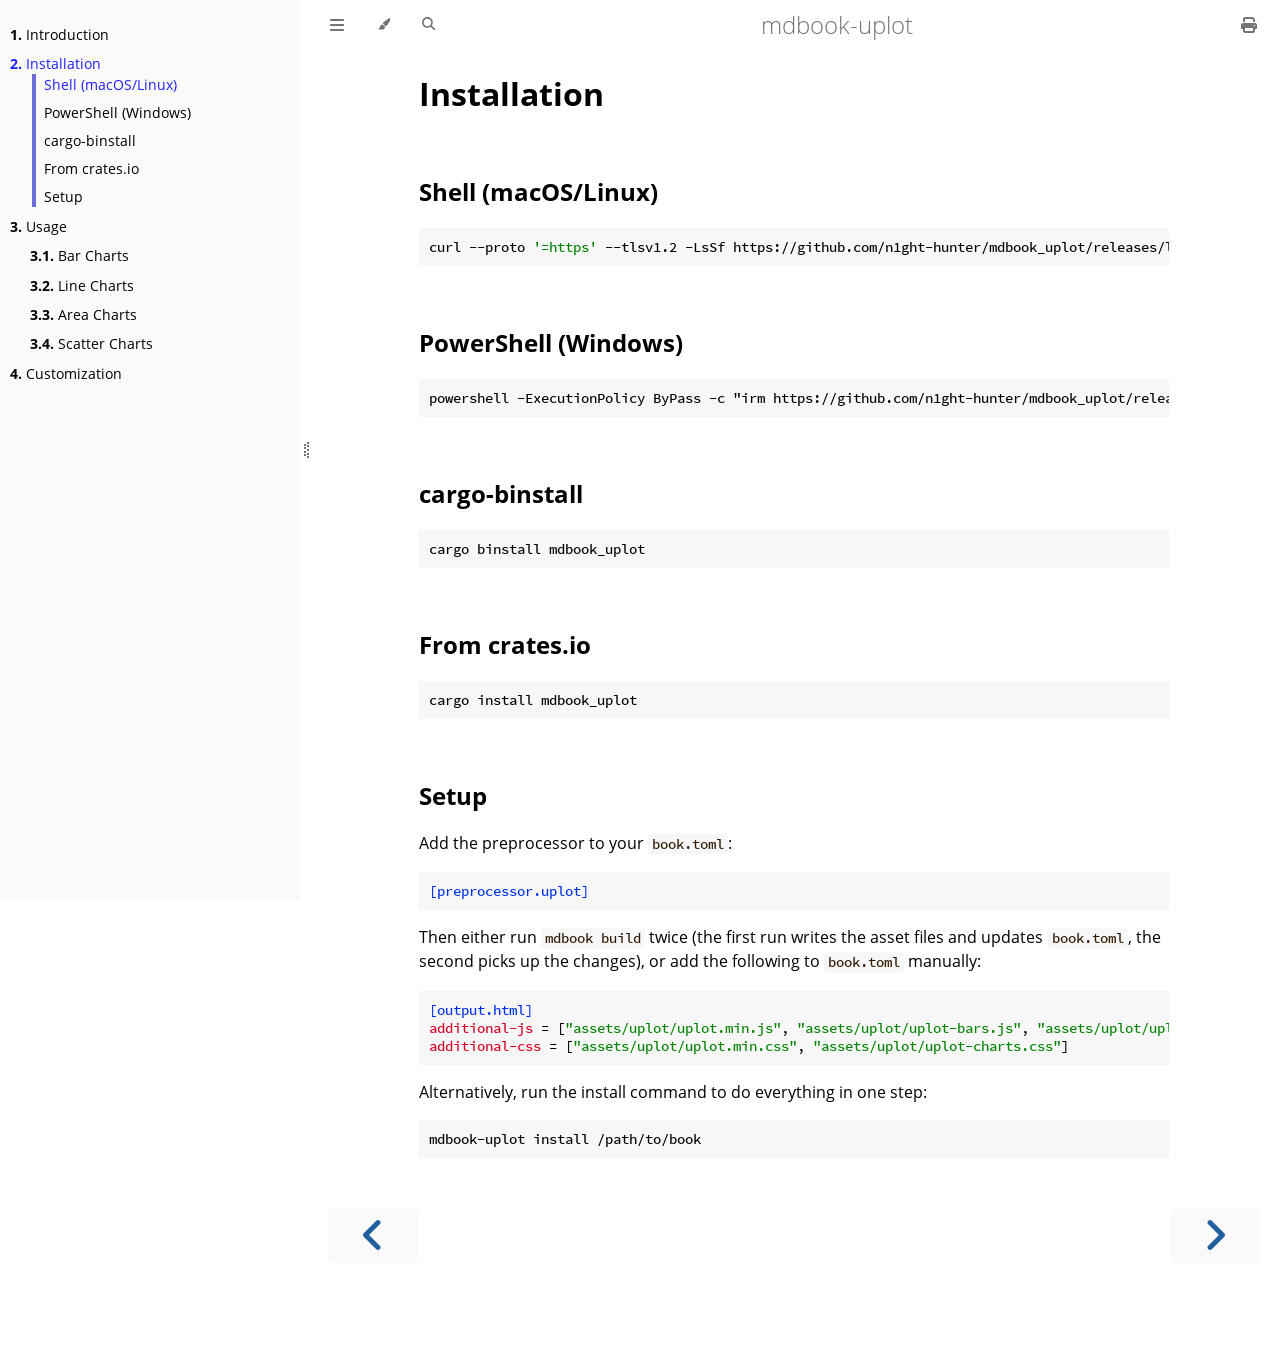
<file: installation.html>
<!DOCTYPE HTML>
<html lang="en" class="light sidebar-visible" dir="ltr">
    <head>
        <!-- Book generated using mdBook -->
        <meta charset="UTF-8">
        <title>Installation - mdbook-uplot</title>


        <!-- Custom HTML head -->

        <meta name="description" content="">
        <meta name="viewport" content="width=device-width, initial-scale=1">
        <meta name="theme-color" content="#ffffff">

        <link rel="icon" href="favicon-de23e50b.svg">
        <link rel="shortcut icon" href="favicon-8114d1fc.png">
        <link rel="stylesheet" href="css/variables-8adf115d.css">
        <link rel="stylesheet" href="css/general-0392ca55.css">
        <link rel="stylesheet" href="css/chrome-fc474251.css">
        <link rel="stylesheet" href="css/print-9e4910d8.css" media="print">

        <!-- Fonts -->
        <link rel="stylesheet" href="fonts/fonts-9644e21d.css">

        <!-- Highlight.js Stylesheets -->
        <link rel="stylesheet" id="mdbook-highlight-css" href="highlight-493f70e1.css">
        <link rel="stylesheet" id="mdbook-tomorrow-night-css" href="tomorrow-night-4c0ae647.css">
        <link rel="stylesheet" id="mdbook-ayu-highlight-css" href="ayu-highlight-3fdfc3ac.css">

        <!-- Custom theme stylesheets -->
        <link rel="stylesheet" href="assets/uplot/uplot-df630c6a.min.css">
        <link rel="stylesheet" href="assets/uplot/uplot-charts-e4c6f506.css">


        <!-- Provide site root and default themes to javascript -->
        <script>
            const path_to_root = "";
            const default_light_theme = "light";
            const default_dark_theme = "navy";
            window.path_to_searchindex_js = "searchindex-cc75be9f.js";
        </script>
        <!-- Start loading toc.js asap -->
        <script src="toc-3dd086d0.js"></script>
    </head>
    <body>
    <div id="mdbook-help-container">
        <div id="mdbook-help-popup">
            <h2 class="mdbook-help-title">Keyboard shortcuts</h2>
            <div>
                <p>Press <kbd>←</kbd> or <kbd>→</kbd> to navigate between chapters</p>
                <p>Press <kbd>S</kbd> or <kbd>/</kbd> to search in the book</p>
                <p>Press <kbd>?</kbd> to show this help</p>
                <p>Press <kbd>Esc</kbd> to hide this help</p>
            </div>
        </div>
    </div>
    <div id="mdbook-body-container">
        <!-- Work around some values being stored in localStorage wrapped in quotes -->
        <script>
            try {
                let theme = localStorage.getItem('mdbook-theme');
                let sidebar = localStorage.getItem('mdbook-sidebar');

                if (theme.startsWith('"') && theme.endsWith('"')) {
                    localStorage.setItem('mdbook-theme', theme.slice(1, theme.length - 1));
                }

                if (sidebar.startsWith('"') && sidebar.endsWith('"')) {
                    localStorage.setItem('mdbook-sidebar', sidebar.slice(1, sidebar.length - 1));
                }
            } catch (e) { }
        </script>

        <!-- Set the theme before any content is loaded, prevents flash -->
        <script>
            const default_theme = window.matchMedia("(prefers-color-scheme: dark)").matches ? default_dark_theme : default_light_theme;
            let theme;
            try { theme = localStorage.getItem('mdbook-theme'); } catch(e) { }
            if (theme === null || theme === undefined) { theme = default_theme; }
            const html = document.documentElement;
            html.classList.remove('light')
            html.classList.add(theme);
            html.classList.add("js");
        </script>

        <input type="checkbox" id="mdbook-sidebar-toggle-anchor" class="hidden">

        <!-- Hide / unhide sidebar before it is displayed -->
        <script>
            let sidebar = null;
            const sidebar_toggle = document.getElementById("mdbook-sidebar-toggle-anchor");
            if (document.body.clientWidth >= 1080) {
                try { sidebar = localStorage.getItem('mdbook-sidebar'); } catch(e) { }
                sidebar = sidebar || 'visible';
            } else {
                sidebar = 'hidden';
                sidebar_toggle.checked = false;
            }
            if (sidebar === 'visible') {
                sidebar_toggle.checked = true;
            } else {
                html.classList.remove('sidebar-visible');
            }
        </script>

        <nav id="mdbook-sidebar" class="sidebar" aria-label="Table of contents">
            <!-- populated by js -->
            <mdbook-sidebar-scrollbox class="sidebar-scrollbox"></mdbook-sidebar-scrollbox>
            <noscript>
                <iframe class="sidebar-iframe-outer" src="toc.html"></iframe>
            </noscript>
            <div id="mdbook-sidebar-resize-handle" class="sidebar-resize-handle">
                <div class="sidebar-resize-indicator"></div>
            </div>
        </nav>

        <div id="mdbook-page-wrapper" class="page-wrapper">

            <div class="page">
                <div id="mdbook-menu-bar-hover-placeholder"></div>
                <div id="mdbook-menu-bar" class="menu-bar sticky">
                    <div class="left-buttons">
                        <label id="mdbook-sidebar-toggle" class="icon-button" for="mdbook-sidebar-toggle-anchor" title="Toggle Table of Contents" aria-label="Toggle Table of Contents" aria-controls="mdbook-sidebar">
                            <span class=fa-svg><svg xmlns="http://www.w3.org/2000/svg" viewBox="0 0 448 512"><!--! Font Awesome Free 6.2.0 by @fontawesome - https://fontawesome.com License - https://fontawesome.com/license/free (Icons: CC BY 4.0, Fonts: SIL OFL 1.1, Code: MIT License) Copyright 2022 Fonticons, Inc. --><path d="M0 96C0 78.3 14.3 64 32 64H416c17.7 0 32 14.3 32 32s-14.3 32-32 32H32C14.3 128 0 113.7 0 96zM0 256c0-17.7 14.3-32 32-32H416c17.7 0 32 14.3 32 32s-14.3 32-32 32H32c-17.7 0-32-14.3-32-32zM448 416c0 17.7-14.3 32-32 32H32c-17.7 0-32-14.3-32-32s14.3-32 32-32H416c17.7 0 32 14.3 32 32z"/></svg></span>
                        </label>
                        <button id="mdbook-theme-toggle" class="icon-button" type="button" title="Change theme" aria-label="Change theme" aria-haspopup="true" aria-expanded="false" aria-controls="mdbook-theme-list">
                            <span class=fa-svg><svg xmlns="http://www.w3.org/2000/svg" viewBox="0 0 576 512"><!--! Font Awesome Free 6.2.0 by @fontawesome - https://fontawesome.com License - https://fontawesome.com/license/free (Icons: CC BY 4.0, Fonts: SIL OFL 1.1, Code: MIT License) Copyright 2022 Fonticons, Inc. --><path d="M371.3 367.1c27.3-3.9 51.9-19.4 67.2-42.9L600.2 74.1c12.6-19.5 9.4-45.3-7.6-61.2S549.7-4.4 531.1 9.6L294.4 187.2c-24 18-38.2 46.1-38.4 76.1L371.3 367.1zm-19.6 25.4l-116-104.4C175.9 290.3 128 339.6 128 400c0 3.9 .2 7.8 .6 11.6c1.8 17.5-10.2 36.4-27.8 36.4H96c-17.7 0-32 14.3-32 32s14.3 32 32 32H240c61.9 0 112-50.1 112-112c0-2.5-.1-5-.2-7.5z"/></svg></span>
                        </button>
                        <ul id="mdbook-theme-list" class="theme-popup" aria-label="Themes" role="menu">
                            <li role="none"><button role="menuitem" class="theme" id="mdbook-theme-default_theme">Auto</button></li>
                            <li role="none"><button role="menuitem" class="theme" id="mdbook-theme-light">Light</button></li>
                            <li role="none"><button role="menuitem" class="theme" id="mdbook-theme-rust">Rust</button></li>
                            <li role="none"><button role="menuitem" class="theme" id="mdbook-theme-coal">Coal</button></li>
                            <li role="none"><button role="menuitem" class="theme" id="mdbook-theme-navy">Navy</button></li>
                            <li role="none"><button role="menuitem" class="theme" id="mdbook-theme-ayu">Ayu</button></li>
                        </ul>
                        <button id="mdbook-search-toggle" class="icon-button" type="button" title="Search (`/`)" aria-label="Toggle Searchbar" aria-expanded="false" aria-keyshortcuts="/ s" aria-controls="mdbook-searchbar">
                            <span class=fa-svg><svg xmlns="http://www.w3.org/2000/svg" viewBox="0 0 512 512"><!--! Font Awesome Free 6.2.0 by @fontawesome - https://fontawesome.com License - https://fontawesome.com/license/free (Icons: CC BY 4.0, Fonts: SIL OFL 1.1, Code: MIT License) Copyright 2022 Fonticons, Inc. --><path d="M416 208c0 45.9-14.9 88.3-40 122.7L502.6 457.4c12.5 12.5 12.5 32.8 0 45.3s-32.8 12.5-45.3 0L330.7 376c-34.4 25.2-76.8 40-122.7 40C93.1 416 0 322.9 0 208S93.1 0 208 0S416 93.1 416 208zM208 352c79.5 0 144-64.5 144-144s-64.5-144-144-144S64 128.5 64 208s64.5 144 144 144z"/></svg></span>
                        </button>
                    </div>

                    <h1 class="menu-title">mdbook-uplot</h1>

                    <div class="right-buttons">
                        <a href="print.html" title="Print this book" aria-label="Print this book">
                            <span class=fa-svg id="print-button"><svg xmlns="http://www.w3.org/2000/svg" viewBox="0 0 512 512"><!--! Font Awesome Free 6.2.0 by @fontawesome - https://fontawesome.com License - https://fontawesome.com/license/free (Icons: CC BY 4.0, Fonts: SIL OFL 1.1, Code: MIT License) Copyright 2022 Fonticons, Inc. --><path d="M128 0C92.7 0 64 28.7 64 64v96h64V64H354.7L384 93.3V160h64V93.3c0-17-6.7-33.3-18.7-45.3L400 18.7C388 6.7 371.7 0 354.7 0H128zM384 352v32 64H128V384 368 352H384zm64 32h32c17.7 0 32-14.3 32-32V256c0-35.3-28.7-64-64-64H64c-35.3 0-64 28.7-64 64v96c0 17.7 14.3 32 32 32H64v64c0 35.3 28.7 64 64 64H384c35.3 0 64-28.7 64-64V384zm-16-88c-13.3 0-24-10.7-24-24s10.7-24 24-24s24 10.7 24 24s-10.7 24-24 24z"/></svg></span>
                        </a>

                    </div>
                </div>

                <div id="mdbook-search-wrapper" class="hidden">
                    <form id="mdbook-searchbar-outer" class="searchbar-outer">
                        <div class="search-wrapper">
                            <input type="search" id="mdbook-searchbar" name="searchbar" placeholder="Search this book ..." aria-controls="mdbook-searchresults-outer" aria-describedby="searchresults-header">
                            <div class="spinner-wrapper">
                                <span class=fa-svg id="fa-spin"><svg xmlns="http://www.w3.org/2000/svg" viewBox="0 0 512 512"><!--! Font Awesome Free 6.2.0 by @fontawesome - https://fontawesome.com License - https://fontawesome.com/license/free (Icons: CC BY 4.0, Fonts: SIL OFL 1.1, Code: MIT License) Copyright 2022 Fonticons, Inc. --><path d="M304 48c0-26.5-21.5-48-48-48s-48 21.5-48 48s21.5 48 48 48s48-21.5 48-48zm0 416c0-26.5-21.5-48-48-48s-48 21.5-48 48s21.5 48 48 48s48-21.5 48-48zM48 304c26.5 0 48-21.5 48-48s-21.5-48-48-48s-48 21.5-48 48s21.5 48 48 48zm464-48c0-26.5-21.5-48-48-48s-48 21.5-48 48s21.5 48 48 48s48-21.5 48-48zM142.9 437c18.7-18.7 18.7-49.1 0-67.9s-49.1-18.7-67.9 0s-18.7 49.1 0 67.9s49.1 18.7 67.9 0zm0-294.2c18.7-18.7 18.7-49.1 0-67.9S93.7 56.2 75 75s-18.7 49.1 0 67.9s49.1 18.7 67.9 0zM369.1 437c18.7 18.7 49.1 18.7 67.9 0s18.7-49.1 0-67.9s-49.1-18.7-67.9 0s-18.7 49.1 0 67.9z"/></svg></span>
                            </div>
                        </div>
                    </form>
                    <div id="mdbook-searchresults-outer" class="searchresults-outer hidden">
                        <div id="mdbook-searchresults-header" class="searchresults-header"></div>
                        <ul id="mdbook-searchresults">
                        </ul>
                    </div>
                </div>

                <!-- Apply ARIA attributes after the sidebar and the sidebar toggle button are added to the DOM -->
                <script>
                    document.getElementById('mdbook-sidebar-toggle').setAttribute('aria-expanded', sidebar === 'visible');
                    document.getElementById('mdbook-sidebar').setAttribute('aria-hidden', sidebar !== 'visible');
                    Array.from(document.querySelectorAll('#mdbook-sidebar a')).forEach(function(link) {
                        link.setAttribute('tabIndex', sidebar === 'visible' ? 0 : -1);
                    });
                </script>

                <div id="mdbook-content" class="content">
                    <main>
                        <h1 id="installation"><a class="header" href="#installation">Installation</a></h1>
<h2 id="shell-macoslinux"><a class="header" href="#shell-macoslinux">Shell (macOS/Linux)</a></h2>
<pre><code class="language-sh">curl --proto '=https' --tlsv1.2 -LsSf https://github.com/n1ght-hunter/mdbook_uplot/releases/latest/download/mdbook_uplot-installer.sh | sh
</code></pre>
<h2 id="powershell-windows"><a class="header" href="#powershell-windows">PowerShell (Windows)</a></h2>
<pre><code class="language-powershell">powershell -ExecutionPolicy ByPass -c "irm https://github.com/n1ght-hunter/mdbook_uplot/releases/latest/download/mdbook_uplot-installer.ps1 | iex"
</code></pre>
<h2 id="cargo-binstall"><a class="header" href="#cargo-binstall">cargo-binstall</a></h2>
<pre><code class="language-sh">cargo binstall mdbook_uplot
</code></pre>
<h2 id="from-cratesio"><a class="header" href="#from-cratesio">From crates.io</a></h2>
<pre><code class="language-sh">cargo install mdbook_uplot
</code></pre>
<h2 id="setup"><a class="header" href="#setup">Setup</a></h2>
<p>Add the preprocessor to your <code>book.toml</code>:</p>
<pre><code class="language-toml">[preprocessor.uplot]
</code></pre>
<p>Then either run <code>mdbook build</code> twice (the first run writes the asset files and updates
<code>book.toml</code>, the second picks up the changes), or add the following to <code>book.toml</code> manually:</p>
<pre><code class="language-toml">[output.html]
additional-js = ["assets/uplot/uplot.min.js", "assets/uplot/uplot-bars.js", "assets/uplot/uplot-init.js"]
additional-css = ["assets/uplot/uplot.min.css", "assets/uplot/uplot-charts.css"]
</code></pre>
<p>Alternatively, run the install command to do everything in one step:</p>
<pre><code class="language-sh">mdbook-uplot install /path/to/book
</code></pre>

                    </main>

                    <nav class="nav-wrapper" aria-label="Page navigation">
                        <!-- Mobile navigation buttons -->
                            <a rel="prev" href="index.html" class="mobile-nav-chapters previous" title="Previous chapter" aria-label="Previous chapter" aria-keyshortcuts="Left">
                                <span class=fa-svg><svg xmlns="http://www.w3.org/2000/svg" viewBox="0 0 320 512"><!--! Font Awesome Free 6.2.0 by @fontawesome - https://fontawesome.com License - https://fontawesome.com/license/free (Icons: CC BY 4.0, Fonts: SIL OFL 1.1, Code: MIT License) Copyright 2022 Fonticons, Inc. --><path d="M41.4 233.4c-12.5 12.5-12.5 32.8 0 45.3l160 160c12.5 12.5 32.8 12.5 45.3 0s12.5-32.8 0-45.3L109.3 256 246.6 118.6c12.5-12.5 12.5-32.8 0-45.3s-32.8-12.5-45.3 0l-160 160z"/></svg></span>
                            </a>

                            <a rel="next prefetch" href="usage.html" class="mobile-nav-chapters next" title="Next chapter" aria-label="Next chapter" aria-keyshortcuts="Right">
                                <span class=fa-svg><svg xmlns="http://www.w3.org/2000/svg" viewBox="0 0 320 512"><!--! Font Awesome Free 6.2.0 by @fontawesome - https://fontawesome.com License - https://fontawesome.com/license/free (Icons: CC BY 4.0, Fonts: SIL OFL 1.1, Code: MIT License) Copyright 2022 Fonticons, Inc. --><path d="M278.6 233.4c12.5 12.5 12.5 32.8 0 45.3l-160 160c-12.5 12.5-32.8 12.5-45.3 0s-12.5-32.8 0-45.3L210.7 256 73.4 118.6c-12.5-12.5-12.5-32.8 0-45.3s32.8-12.5 45.3 0l160 160z"/></svg></span>
                            </a>

                        <div style="clear: both"></div>
                    </nav>
                </div>
            </div>

            <nav class="nav-wide-wrapper" aria-label="Page navigation">
                    <a rel="prev" href="index.html" class="nav-chapters previous" title="Previous chapter" aria-label="Previous chapter" aria-keyshortcuts="Left">
                        <span class=fa-svg><svg xmlns="http://www.w3.org/2000/svg" viewBox="0 0 320 512"><!--! Font Awesome Free 6.2.0 by @fontawesome - https://fontawesome.com License - https://fontawesome.com/license/free (Icons: CC BY 4.0, Fonts: SIL OFL 1.1, Code: MIT License) Copyright 2022 Fonticons, Inc. --><path d="M41.4 233.4c-12.5 12.5-12.5 32.8 0 45.3l160 160c12.5 12.5 32.8 12.5 45.3 0s12.5-32.8 0-45.3L109.3 256 246.6 118.6c12.5-12.5 12.5-32.8 0-45.3s-32.8-12.5-45.3 0l-160 160z"/></svg></span>
                    </a>

                    <a rel="next prefetch" href="usage.html" class="nav-chapters next" title="Next chapter" aria-label="Next chapter" aria-keyshortcuts="Right">
                        <span class=fa-svg><svg xmlns="http://www.w3.org/2000/svg" viewBox="0 0 320 512"><!--! Font Awesome Free 6.2.0 by @fontawesome - https://fontawesome.com License - https://fontawesome.com/license/free (Icons: CC BY 4.0, Fonts: SIL OFL 1.1, Code: MIT License) Copyright 2022 Fonticons, Inc. --><path d="M278.6 233.4c12.5 12.5 12.5 32.8 0 45.3l-160 160c-12.5 12.5-32.8 12.5-45.3 0s-12.5-32.8 0-45.3L210.7 256 73.4 118.6c-12.5-12.5-12.5-32.8 0-45.3s32.8-12.5 45.3 0l160 160z"/></svg></span>
                    </a>
            </nav>

        </div>

        <template id=fa-eye><span class=fa-svg><svg xmlns="http://www.w3.org/2000/svg" viewBox="0 0 576 512"><!--! Font Awesome Free 6.2.0 by @fontawesome - https://fontawesome.com License - https://fontawesome.com/license/free (Icons: CC BY 4.0, Fonts: SIL OFL 1.1, Code: MIT License) Copyright 2022 Fonticons, Inc. --><path d="M288 32c-80.8 0-145.5 36.8-192.6 80.6C48.6 156 17.3 208 2.5 243.7c-3.3 7.9-3.3 16.7 0 24.6C17.3 304 48.6 356 95.4 399.4C142.5 443.2 207.2 480 288 480s145.5-36.8 192.6-80.6c46.8-43.5 78.1-95.4 93-131.1c3.3-7.9 3.3-16.7 0-24.6c-14.9-35.7-46.2-87.7-93-131.1C433.5 68.8 368.8 32 288 32zM432 256c0 79.5-64.5 144-144 144s-144-64.5-144-144s64.5-144 144-144s144 64.5 144 144zM288 192c0 35.3-28.7 64-64 64c-11.5 0-22.3-3-31.6-8.4c-.2 2.8-.4 5.5-.4 8.4c0 53 43 96 96 96s96-43 96-96s-43-96-96-96c-2.8 0-5.6 .1-8.4 .4c5.3 9.3 8.4 20.1 8.4 31.6z"/></svg></span></template>
        <template id=fa-eye-slash><span class=fa-svg><svg xmlns="http://www.w3.org/2000/svg" viewBox="0 0 640 512"><!--! Font Awesome Free 6.2.0 by @fontawesome - https://fontawesome.com License - https://fontawesome.com/license/free (Icons: CC BY 4.0, Fonts: SIL OFL 1.1, Code: MIT License) Copyright 2022 Fonticons, Inc. --><path d="M38.8 5.1C28.4-3.1 13.3-1.2 5.1 9.2S-1.2 34.7 9.2 42.9l592 464c10.4 8.2 25.5 6.3 33.7-4.1s6.3-25.5-4.1-33.7L525.6 386.7c39.6-40.6 66.4-86.1 79.9-118.4c3.3-7.9 3.3-16.7 0-24.6c-14.9-35.7-46.2-87.7-93-131.1C465.5 68.8 400.8 32 320 32c-68.2 0-125 26.3-169.3 60.8L38.8 5.1zM223.1 149.5C248.6 126.2 282.7 112 320 112c79.5 0 144 64.5 144 144c0 24.9-6.3 48.3-17.4 68.7L408 294.5c5.2-11.8 8-24.8 8-38.5c0-53-43-96-96-96c-2.8 0-5.6 .1-8.4 .4c5.3 9.3 8.4 20.1 8.4 31.6c0 10.2-2.4 19.8-6.6 28.3l-90.3-70.8zm223.1 298L373 389.9c-16.4 6.5-34.3 10.1-53 10.1c-79.5 0-144-64.5-144-144c0-6.9 .5-13.6 1.4-20.2L83.1 161.5C60.3 191.2 44 220.8 34.5 243.7c-3.3 7.9-3.3 16.7 0 24.6c14.9 35.7 46.2 87.7 93 131.1C174.5 443.2 239.2 480 320 480c47.8 0 89.9-12.9 126.2-32.5z"/></svg></span></template>
        <template id=fa-copy><span class=fa-svg><svg xmlns="http://www.w3.org/2000/svg" viewBox="0 0 512 512"><!--! Font Awesome Free 6.2.0 by @fontawesome - https://fontawesome.com License - https://fontawesome.com/license/free (Icons: CC BY 4.0, Fonts: SIL OFL 1.1, Code: MIT License) Copyright 2022 Fonticons, Inc. --><path d="M502.6 70.63l-61.25-61.25C435.4 3.371 427.2 0 418.7 0H255.1c-35.35 0-64 28.66-64 64l.0195 256C192 355.4 220.7 384 256 384h192c35.2 0 64-28.8 64-64V93.25C512 84.77 508.6 76.63 502.6 70.63zM464 320c0 8.836-7.164 16-16 16H255.1c-8.838 0-16-7.164-16-16L239.1 64.13c0-8.836 7.164-16 16-16h128L384 96c0 17.67 14.33 32 32 32h47.1V320zM272 448c0 8.836-7.164 16-16 16H63.1c-8.838 0-16-7.164-16-16L47.98 192.1c0-8.836 7.164-16 16-16H160V128H63.99c-35.35 0-64 28.65-64 64l.0098 256C.002 483.3 28.66 512 64 512h192c35.2 0 64-28.8 64-64v-32h-47.1L272 448z"/></svg></span></template>
        <template id=fa-play><span class=fa-svg><svg xmlns="http://www.w3.org/2000/svg" viewBox="0 0 384 512"><!--! Font Awesome Free 6.2.0 by @fontawesome - https://fontawesome.com License - https://fontawesome.com/license/free (Icons: CC BY 4.0, Fonts: SIL OFL 1.1, Code: MIT License) Copyright 2022 Fonticons, Inc. --><path d="M73 39c-14.8-9.1-33.4-9.4-48.5-.9S0 62.6 0 80V432c0 17.4 9.4 33.4 24.5 41.9s33.7 8.1 48.5-.9L361 297c14.3-8.7 23-24.2 23-41s-8.7-32.2-23-41L73 39z"/></svg></span></template>
        <template id=fa-clock-rotate-left><span class=fa-svg><svg xmlns="http://www.w3.org/2000/svg" viewBox="0 0 512 512"><!--! Font Awesome Free 6.2.0 by @fontawesome - https://fontawesome.com License - https://fontawesome.com/license/free (Icons: CC BY 4.0, Fonts: SIL OFL 1.1, Code: MIT License) Copyright 2022 Fonticons, Inc. --><path d="M75 75L41 41C25.9 25.9 0 36.6 0 57.9V168c0 13.3 10.7 24 24 24H134.1c21.4 0 32.1-25.9 17-41l-30.8-30.8C155 85.5 203 64 256 64c106 0 192 86 192 192s-86 192-192 192c-40.8 0-78.6-12.7-109.7-34.4c-14.5-10.1-34.4-6.6-44.6 7.9s-6.6 34.4 7.9 44.6C151.2 495 201.7 512 256 512c141.4 0 256-114.6 256-256S397.4 0 256 0C185.3 0 121.3 28.7 75 75zm181 53c-13.3 0-24 10.7-24 24V256c0 6.4 2.5 12.5 7 17l72 72c9.4 9.4 24.6 9.4 33.9 0s9.4-24.6 0-33.9l-65-65V152c0-13.3-10.7-24-24-24z"/></svg></span></template>



        <script>
            window.playground_copyable = true;
        </script>


        <script src="elasticlunr-ef4e11c1.min.js"></script>
        <script src="mark-09e88c2c.min.js"></script>
        <script src="searcher-09f2665d.js"></script>

        <script src="clipboard-1626706a.min.js"></script>
        <script src="highlight-abc7f01d.js"></script>
        <script src="book-c22b7243.js"></script>

        <!-- Custom JS scripts -->
        <script src="assets/uplot/uplot-19c8d4c6.min.js"></script>
        <script src="assets/uplot/uplot-bars-e87c9b6f.js"></script>
        <script src="assets/uplot/uplot-init-e964ccf8.js"></script>



    </div>
    </body>
</html>
</file>
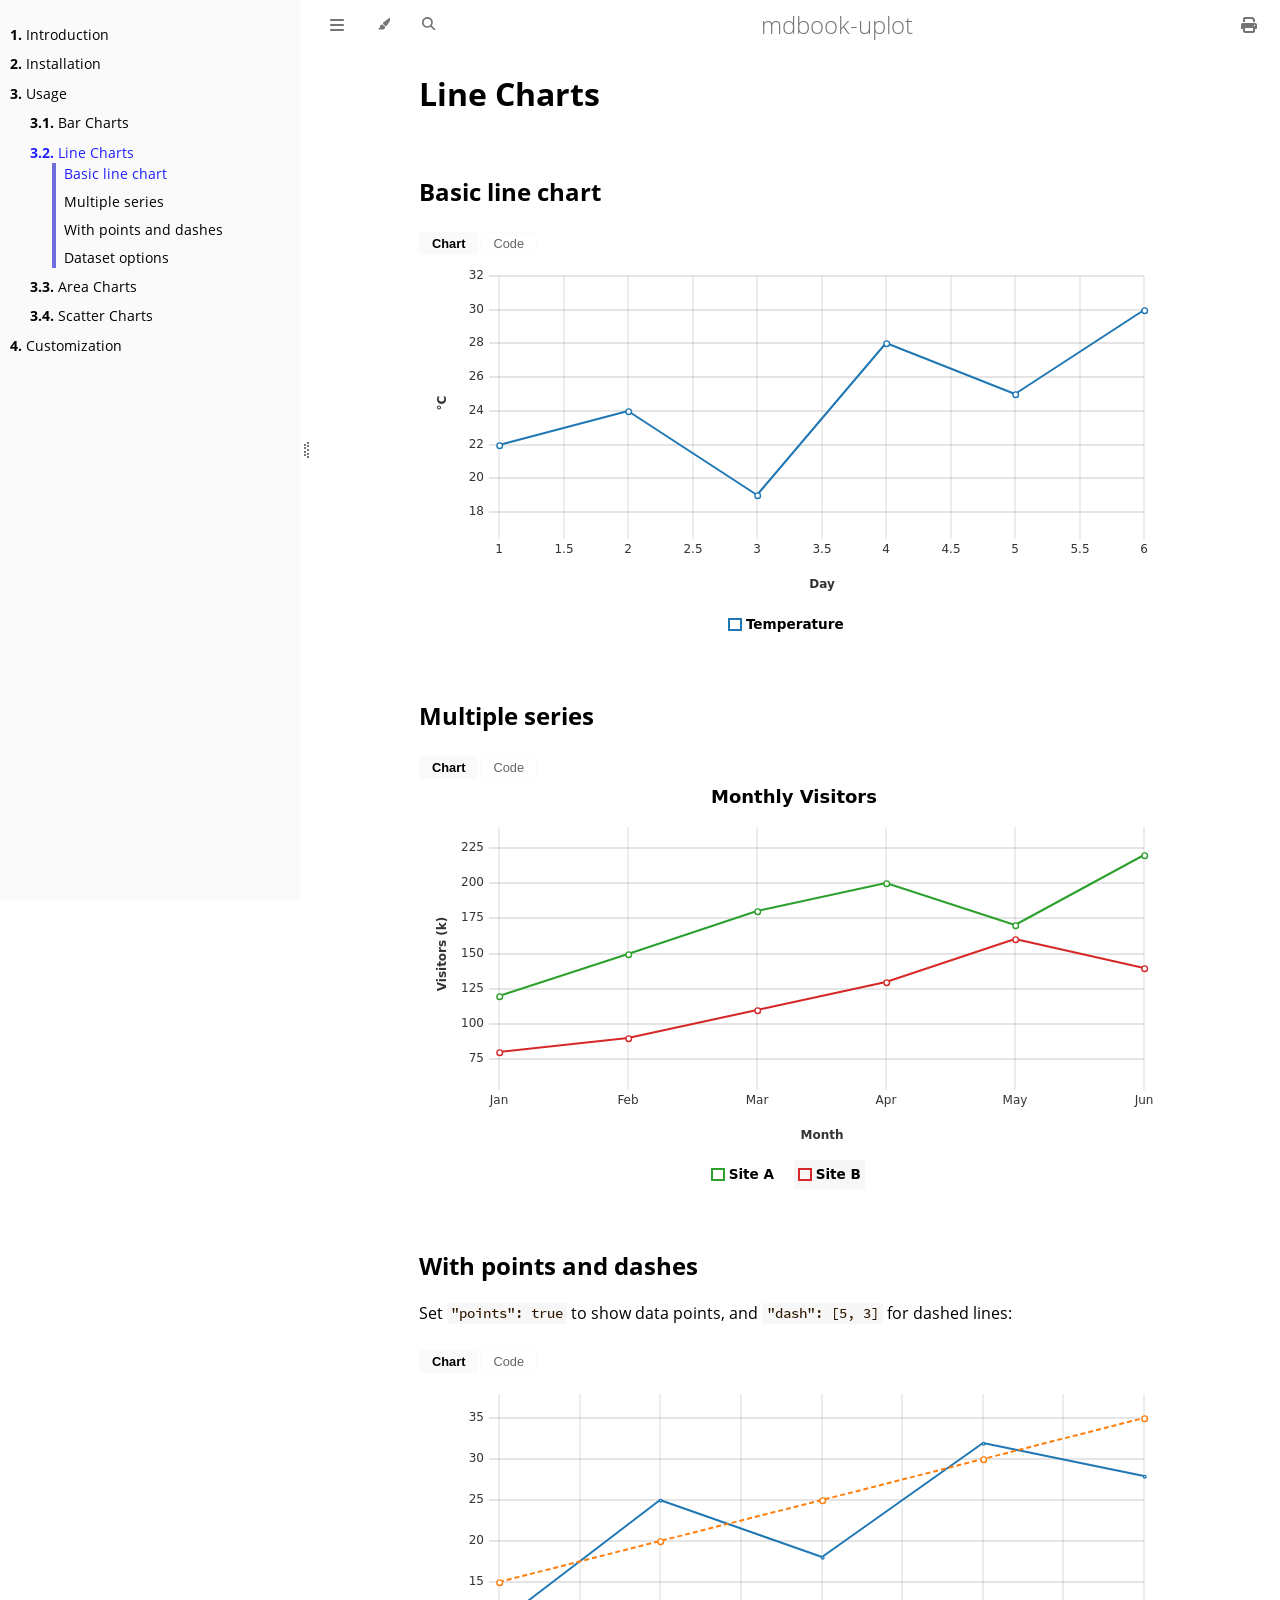
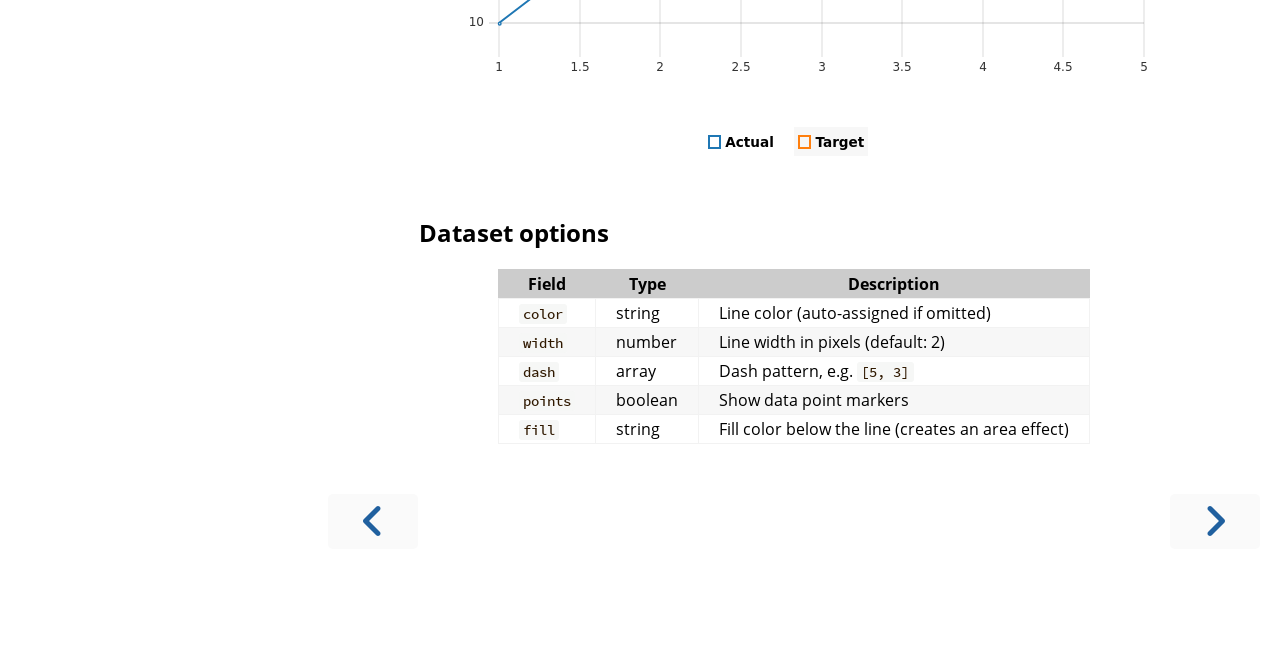
<file: line-charts.html>
<!DOCTYPE HTML>
<html lang="en" class="light sidebar-visible" dir="ltr">
    <head>
        <!-- Book generated using mdBook -->
        <meta charset="UTF-8">
        <title>Line Charts - mdbook-uplot</title>


        <!-- Custom HTML head -->

        <meta name="description" content="">
        <meta name="viewport" content="width=device-width, initial-scale=1">
        <meta name="theme-color" content="#ffffff">

        <link rel="icon" href="favicon-de23e50b.svg">
        <link rel="shortcut icon" href="favicon-8114d1fc.png">
        <link rel="stylesheet" href="css/variables-8adf115d.css">
        <link rel="stylesheet" href="css/general-0392ca55.css">
        <link rel="stylesheet" href="css/chrome-fc474251.css">
        <link rel="stylesheet" href="css/print-9e4910d8.css" media="print">

        <!-- Fonts -->
        <link rel="stylesheet" href="fonts/fonts-9644e21d.css">

        <!-- Highlight.js Stylesheets -->
        <link rel="stylesheet" id="mdbook-highlight-css" href="highlight-493f70e1.css">
        <link rel="stylesheet" id="mdbook-tomorrow-night-css" href="tomorrow-night-4c0ae647.css">
        <link rel="stylesheet" id="mdbook-ayu-highlight-css" href="ayu-highlight-3fdfc3ac.css">

        <!-- Custom theme stylesheets -->
        <link rel="stylesheet" href="assets/uplot/uplot-df630c6a.min.css">
        <link rel="stylesheet" href="assets/uplot/uplot-charts-e4c6f506.css">


        <!-- Provide site root and default themes to javascript -->
        <script>
            const path_to_root = "";
            const default_light_theme = "light";
            const default_dark_theme = "navy";
            window.path_to_searchindex_js = "searchindex-cc75be9f.js";
        </script>
        <!-- Start loading toc.js asap -->
        <script src="toc-3dd086d0.js"></script>
    </head>
    <body>
    <div id="mdbook-help-container">
        <div id="mdbook-help-popup">
            <h2 class="mdbook-help-title">Keyboard shortcuts</h2>
            <div>
                <p>Press <kbd>←</kbd> or <kbd>→</kbd> to navigate between chapters</p>
                <p>Press <kbd>S</kbd> or <kbd>/</kbd> to search in the book</p>
                <p>Press <kbd>?</kbd> to show this help</p>
                <p>Press <kbd>Esc</kbd> to hide this help</p>
            </div>
        </div>
    </div>
    <div id="mdbook-body-container">
        <!-- Work around some values being stored in localStorage wrapped in quotes -->
        <script>
            try {
                let theme = localStorage.getItem('mdbook-theme');
                let sidebar = localStorage.getItem('mdbook-sidebar');

                if (theme.startsWith('"') && theme.endsWith('"')) {
                    localStorage.setItem('mdbook-theme', theme.slice(1, theme.length - 1));
                }

                if (sidebar.startsWith('"') && sidebar.endsWith('"')) {
                    localStorage.setItem('mdbook-sidebar', sidebar.slice(1, sidebar.length - 1));
                }
            } catch (e) { }
        </script>

        <!-- Set the theme before any content is loaded, prevents flash -->
        <script>
            const default_theme = window.matchMedia("(prefers-color-scheme: dark)").matches ? default_dark_theme : default_light_theme;
            let theme;
            try { theme = localStorage.getItem('mdbook-theme'); } catch(e) { }
            if (theme === null || theme === undefined) { theme = default_theme; }
            const html = document.documentElement;
            html.classList.remove('light')
            html.classList.add(theme);
            html.classList.add("js");
        </script>

        <input type="checkbox" id="mdbook-sidebar-toggle-anchor" class="hidden">

        <!-- Hide / unhide sidebar before it is displayed -->
        <script>
            let sidebar = null;
            const sidebar_toggle = document.getElementById("mdbook-sidebar-toggle-anchor");
            if (document.body.clientWidth >= 1080) {
                try { sidebar = localStorage.getItem('mdbook-sidebar'); } catch(e) { }
                sidebar = sidebar || 'visible';
            } else {
                sidebar = 'hidden';
                sidebar_toggle.checked = false;
            }
            if (sidebar === 'visible') {
                sidebar_toggle.checked = true;
            } else {
                html.classList.remove('sidebar-visible');
            }
        </script>

        <nav id="mdbook-sidebar" class="sidebar" aria-label="Table of contents">
            <!-- populated by js -->
            <mdbook-sidebar-scrollbox class="sidebar-scrollbox"></mdbook-sidebar-scrollbox>
            <noscript>
                <iframe class="sidebar-iframe-outer" src="toc.html"></iframe>
            </noscript>
            <div id="mdbook-sidebar-resize-handle" class="sidebar-resize-handle">
                <div class="sidebar-resize-indicator"></div>
            </div>
        </nav>

        <div id="mdbook-page-wrapper" class="page-wrapper">

            <div class="page">
                <div id="mdbook-menu-bar-hover-placeholder"></div>
                <div id="mdbook-menu-bar" class="menu-bar sticky">
                    <div class="left-buttons">
                        <label id="mdbook-sidebar-toggle" class="icon-button" for="mdbook-sidebar-toggle-anchor" title="Toggle Table of Contents" aria-label="Toggle Table of Contents" aria-controls="mdbook-sidebar">
                            <span class=fa-svg><svg xmlns="http://www.w3.org/2000/svg" viewBox="0 0 448 512"><!--! Font Awesome Free 6.2.0 by @fontawesome - https://fontawesome.com License - https://fontawesome.com/license/free (Icons: CC BY 4.0, Fonts: SIL OFL 1.1, Code: MIT License) Copyright 2022 Fonticons, Inc. --><path d="M0 96C0 78.3 14.3 64 32 64H416c17.7 0 32 14.3 32 32s-14.3 32-32 32H32C14.3 128 0 113.7 0 96zM0 256c0-17.7 14.3-32 32-32H416c17.7 0 32 14.3 32 32s-14.3 32-32 32H32c-17.7 0-32-14.3-32-32zM448 416c0 17.7-14.3 32-32 32H32c-17.7 0-32-14.3-32-32s14.3-32 32-32H416c17.7 0 32 14.3 32 32z"/></svg></span>
                        </label>
                        <button id="mdbook-theme-toggle" class="icon-button" type="button" title="Change theme" aria-label="Change theme" aria-haspopup="true" aria-expanded="false" aria-controls="mdbook-theme-list">
                            <span class=fa-svg><svg xmlns="http://www.w3.org/2000/svg" viewBox="0 0 576 512"><!--! Font Awesome Free 6.2.0 by @fontawesome - https://fontawesome.com License - https://fontawesome.com/license/free (Icons: CC BY 4.0, Fonts: SIL OFL 1.1, Code: MIT License) Copyright 2022 Fonticons, Inc. --><path d="M371.3 367.1c27.3-3.9 51.9-19.4 67.2-42.9L600.2 74.1c12.6-19.5 9.4-45.3-7.6-61.2S549.7-4.4 531.1 9.6L294.4 187.2c-24 18-38.2 46.1-38.4 76.1L371.3 367.1zm-19.6 25.4l-116-104.4C175.9 290.3 128 339.6 128 400c0 3.9 .2 7.8 .6 11.6c1.8 17.5-10.2 36.4-27.8 36.4H96c-17.7 0-32 14.3-32 32s14.3 32 32 32H240c61.9 0 112-50.1 112-112c0-2.5-.1-5-.2-7.5z"/></svg></span>
                        </button>
                        <ul id="mdbook-theme-list" class="theme-popup" aria-label="Themes" role="menu">
                            <li role="none"><button role="menuitem" class="theme" id="mdbook-theme-default_theme">Auto</button></li>
                            <li role="none"><button role="menuitem" class="theme" id="mdbook-theme-light">Light</button></li>
                            <li role="none"><button role="menuitem" class="theme" id="mdbook-theme-rust">Rust</button></li>
                            <li role="none"><button role="menuitem" class="theme" id="mdbook-theme-coal">Coal</button></li>
                            <li role="none"><button role="menuitem" class="theme" id="mdbook-theme-navy">Navy</button></li>
                            <li role="none"><button role="menuitem" class="theme" id="mdbook-theme-ayu">Ayu</button></li>
                        </ul>
                        <button id="mdbook-search-toggle" class="icon-button" type="button" title="Search (`/`)" aria-label="Toggle Searchbar" aria-expanded="false" aria-keyshortcuts="/ s" aria-controls="mdbook-searchbar">
                            <span class=fa-svg><svg xmlns="http://www.w3.org/2000/svg" viewBox="0 0 512 512"><!--! Font Awesome Free 6.2.0 by @fontawesome - https://fontawesome.com License - https://fontawesome.com/license/free (Icons: CC BY 4.0, Fonts: SIL OFL 1.1, Code: MIT License) Copyright 2022 Fonticons, Inc. --><path d="M416 208c0 45.9-14.9 88.3-40 122.7L502.6 457.4c12.5 12.5 12.5 32.8 0 45.3s-32.8 12.5-45.3 0L330.7 376c-34.4 25.2-76.8 40-122.7 40C93.1 416 0 322.9 0 208S93.1 0 208 0S416 93.1 416 208zM208 352c79.5 0 144-64.5 144-144s-64.5-144-144-144S64 128.5 64 208s64.5 144 144 144z"/></svg></span>
                        </button>
                    </div>

                    <h1 class="menu-title">mdbook-uplot</h1>

                    <div class="right-buttons">
                        <a href="print.html" title="Print this book" aria-label="Print this book">
                            <span class=fa-svg id="print-button"><svg xmlns="http://www.w3.org/2000/svg" viewBox="0 0 512 512"><!--! Font Awesome Free 6.2.0 by @fontawesome - https://fontawesome.com License - https://fontawesome.com/license/free (Icons: CC BY 4.0, Fonts: SIL OFL 1.1, Code: MIT License) Copyright 2022 Fonticons, Inc. --><path d="M128 0C92.7 0 64 28.7 64 64v96h64V64H354.7L384 93.3V160h64V93.3c0-17-6.7-33.3-18.7-45.3L400 18.7C388 6.7 371.7 0 354.7 0H128zM384 352v32 64H128V384 368 352H384zm64 32h32c17.7 0 32-14.3 32-32V256c0-35.3-28.7-64-64-64H64c-35.3 0-64 28.7-64 64v96c0 17.7 14.3 32 32 32H64v64c0 35.3 28.7 64 64 64H384c35.3 0 64-28.7 64-64V384zm-16-88c-13.3 0-24-10.7-24-24s10.7-24 24-24s24 10.7 24 24s-10.7 24-24 24z"/></svg></span>
                        </a>

                    </div>
                </div>

                <div id="mdbook-search-wrapper" class="hidden">
                    <form id="mdbook-searchbar-outer" class="searchbar-outer">
                        <div class="search-wrapper">
                            <input type="search" id="mdbook-searchbar" name="searchbar" placeholder="Search this book ..." aria-controls="mdbook-searchresults-outer" aria-describedby="searchresults-header">
                            <div class="spinner-wrapper">
                                <span class=fa-svg id="fa-spin"><svg xmlns="http://www.w3.org/2000/svg" viewBox="0 0 512 512"><!--! Font Awesome Free 6.2.0 by @fontawesome - https://fontawesome.com License - https://fontawesome.com/license/free (Icons: CC BY 4.0, Fonts: SIL OFL 1.1, Code: MIT License) Copyright 2022 Fonticons, Inc. --><path d="M304 48c0-26.5-21.5-48-48-48s-48 21.5-48 48s21.5 48 48 48s48-21.5 48-48zm0 416c0-26.5-21.5-48-48-48s-48 21.5-48 48s21.5 48 48 48s48-21.5 48-48zM48 304c26.5 0 48-21.5 48-48s-21.5-48-48-48s-48 21.5-48 48s21.5 48 48 48zm464-48c0-26.5-21.5-48-48-48s-48 21.5-48 48s21.5 48 48 48s48-21.5 48-48zM142.9 437c18.7-18.7 18.7-49.1 0-67.9s-49.1-18.7-67.9 0s-18.7 49.1 0 67.9s49.1 18.7 67.9 0zm0-294.2c18.7-18.7 18.7-49.1 0-67.9S93.7 56.2 75 75s-18.7 49.1 0 67.9s49.1 18.7 67.9 0zM369.1 437c18.7 18.7 49.1 18.7 67.9 0s18.7-49.1 0-67.9s-49.1-18.7-67.9 0s-18.7 49.1 0 67.9z"/></svg></span>
                            </div>
                        </div>
                    </form>
                    <div id="mdbook-searchresults-outer" class="searchresults-outer hidden">
                        <div id="mdbook-searchresults-header" class="searchresults-header"></div>
                        <ul id="mdbook-searchresults">
                        </ul>
                    </div>
                </div>

                <!-- Apply ARIA attributes after the sidebar and the sidebar toggle button are added to the DOM -->
                <script>
                    document.getElementById('mdbook-sidebar-toggle').setAttribute('aria-expanded', sidebar === 'visible');
                    document.getElementById('mdbook-sidebar').setAttribute('aria-hidden', sidebar !== 'visible');
                    Array.from(document.querySelectorAll('#mdbook-sidebar a')).forEach(function(link) {
                        link.setAttribute('tabIndex', sidebar === 'visible' ? 0 : -1);
                    });
                </script>

                <div id="mdbook-content" class="content">
                    <main>
                        <h1 id="line-charts"><a class="header" href="#line-charts">Line Charts</a></h1>
<h2 id="basic-line-chart"><a class="header" href="#basic-line-chart">Basic line chart</a></h2>
<div class="uplot-chart"><script type="application/json" class="uplot-data">{
  "type": "line",
  "labels": [1, 2, 3, 4, 5, 6],
  "datasets": [
    { "label": "Temperature", "data": [22, 24, 19, 28, 25, 30], "color": "#1f77b4" }
  ],
  "axes": { "x": "Day", "y": "°C" }
}
</script></div>

<h2 id="multiple-series"><a class="header" href="#multiple-series">Multiple series</a></h2>
<div class="uplot-chart"><script type="application/json" class="uplot-data">{
  "type": "line",
  "title": "Monthly Visitors",
  "labels": ["Jan", "Feb", "Mar", "Apr", "May", "Jun"],
  "datasets": [
    { "label": "Site A", "data": [120, 150, 180, 200, 170, 220], "color": "#2ca02c" },
    { "label": "Site B", "data": [80, 90, 110, 130, 160, 140], "color": "#d62728" }
  ],
  "axes": { "x": "Month", "y": "Visitors (k)" }
}
</script></div>

<h2 id="with-points-and-dashes"><a class="header" href="#with-points-and-dashes">With points and dashes</a></h2>
<p>Set <code>"points": true</code> to show data points, and <code>"dash": [5, 3]</code> for dashed lines:</p>
<div class="uplot-chart"><script type="application/json" class="uplot-data">{
  "type": "line",
  "labels": [1, 2, 3, 4, 5],
  "datasets": [
    { "label": "Actual", "data": [10, 25, 18, 32, 28], "color": "#1f77b4", "points": true },
    { "label": "Target", "data": [15, 20, 25, 30, 35], "color": "#ff7f0e", "dash": [5, 3] }
  ]
}
</script></div>

<h2 id="dataset-options"><a class="header" href="#dataset-options">Dataset options</a></h2>
<div class="table-wrapper">
<table>
<thead>
<tr><th>Field</th><th>Type</th><th>Description</th></tr>
</thead>
<tbody>
<tr><td><code>color</code></td><td>string</td><td>Line color (auto-assigned if omitted)</td></tr>
<tr><td><code>width</code></td><td>number</td><td>Line width in pixels (default: 2)</td></tr>
<tr><td><code>dash</code></td><td>array</td><td>Dash pattern, e.g. <code>[5, 3]</code></td></tr>
<tr><td><code>points</code></td><td>boolean</td><td>Show data point markers</td></tr>
<tr><td><code>fill</code></td><td>string</td><td>Fill color below the line (creates an area effect)</td></tr>
</tbody>
</table>
</div>

                    </main>

                    <nav class="nav-wrapper" aria-label="Page navigation">
                        <!-- Mobile navigation buttons -->
                            <a rel="prev" href="bar-charts.html" class="mobile-nav-chapters previous" title="Previous chapter" aria-label="Previous chapter" aria-keyshortcuts="Left">
                                <span class=fa-svg><svg xmlns="http://www.w3.org/2000/svg" viewBox="0 0 320 512"><!--! Font Awesome Free 6.2.0 by @fontawesome - https://fontawesome.com License - https://fontawesome.com/license/free (Icons: CC BY 4.0, Fonts: SIL OFL 1.1, Code: MIT License) Copyright 2022 Fonticons, Inc. --><path d="M41.4 233.4c-12.5 12.5-12.5 32.8 0 45.3l160 160c12.5 12.5 32.8 12.5 45.3 0s12.5-32.8 0-45.3L109.3 256 246.6 118.6c12.5-12.5 12.5-32.8 0-45.3s-32.8-12.5-45.3 0l-160 160z"/></svg></span>
                            </a>

                            <a rel="next prefetch" href="area-charts.html" class="mobile-nav-chapters next" title="Next chapter" aria-label="Next chapter" aria-keyshortcuts="Right">
                                <span class=fa-svg><svg xmlns="http://www.w3.org/2000/svg" viewBox="0 0 320 512"><!--! Font Awesome Free 6.2.0 by @fontawesome - https://fontawesome.com License - https://fontawesome.com/license/free (Icons: CC BY 4.0, Fonts: SIL OFL 1.1, Code: MIT License) Copyright 2022 Fonticons, Inc. --><path d="M278.6 233.4c12.5 12.5 12.5 32.8 0 45.3l-160 160c-12.5 12.5-32.8 12.5-45.3 0s-12.5-32.8 0-45.3L210.7 256 73.4 118.6c-12.5-12.5-12.5-32.8 0-45.3s32.8-12.5 45.3 0l160 160z"/></svg></span>
                            </a>

                        <div style="clear: both"></div>
                    </nav>
                </div>
            </div>

            <nav class="nav-wide-wrapper" aria-label="Page navigation">
                    <a rel="prev" href="bar-charts.html" class="nav-chapters previous" title="Previous chapter" aria-label="Previous chapter" aria-keyshortcuts="Left">
                        <span class=fa-svg><svg xmlns="http://www.w3.org/2000/svg" viewBox="0 0 320 512"><!--! Font Awesome Free 6.2.0 by @fontawesome - https://fontawesome.com License - https://fontawesome.com/license/free (Icons: CC BY 4.0, Fonts: SIL OFL 1.1, Code: MIT License) Copyright 2022 Fonticons, Inc. --><path d="M41.4 233.4c-12.5 12.5-12.5 32.8 0 45.3l160 160c12.5 12.5 32.8 12.5 45.3 0s12.5-32.8 0-45.3L109.3 256 246.6 118.6c12.5-12.5 12.5-32.8 0-45.3s-32.8-12.5-45.3 0l-160 160z"/></svg></span>
                    </a>

                    <a rel="next prefetch" href="area-charts.html" class="nav-chapters next" title="Next chapter" aria-label="Next chapter" aria-keyshortcuts="Right">
                        <span class=fa-svg><svg xmlns="http://www.w3.org/2000/svg" viewBox="0 0 320 512"><!--! Font Awesome Free 6.2.0 by @fontawesome - https://fontawesome.com License - https://fontawesome.com/license/free (Icons: CC BY 4.0, Fonts: SIL OFL 1.1, Code: MIT License) Copyright 2022 Fonticons, Inc. --><path d="M278.6 233.4c12.5 12.5 12.5 32.8 0 45.3l-160 160c-12.5 12.5-32.8 12.5-45.3 0s-12.5-32.8 0-45.3L210.7 256 73.4 118.6c-12.5-12.5-12.5-32.8 0-45.3s32.8-12.5 45.3 0l160 160z"/></svg></span>
                    </a>
            </nav>

        </div>

        <template id=fa-eye><span class=fa-svg><svg xmlns="http://www.w3.org/2000/svg" viewBox="0 0 576 512"><!--! Font Awesome Free 6.2.0 by @fontawesome - https://fontawesome.com License - https://fontawesome.com/license/free (Icons: CC BY 4.0, Fonts: SIL OFL 1.1, Code: MIT License) Copyright 2022 Fonticons, Inc. --><path d="M288 32c-80.8 0-145.5 36.8-192.6 80.6C48.6 156 17.3 208 2.5 243.7c-3.3 7.9-3.3 16.7 0 24.6C17.3 304 48.6 356 95.4 399.4C142.5 443.2 207.2 480 288 480s145.5-36.8 192.6-80.6c46.8-43.5 78.1-95.4 93-131.1c3.3-7.9 3.3-16.7 0-24.6c-14.9-35.7-46.2-87.7-93-131.1C433.5 68.8 368.8 32 288 32zM432 256c0 79.5-64.5 144-144 144s-144-64.5-144-144s64.5-144 144-144s144 64.5 144 144zM288 192c0 35.3-28.7 64-64 64c-11.5 0-22.3-3-31.6-8.4c-.2 2.8-.4 5.5-.4 8.4c0 53 43 96 96 96s96-43 96-96s-43-96-96-96c-2.8 0-5.6 .1-8.4 .4c5.3 9.3 8.4 20.1 8.4 31.6z"/></svg></span></template>
        <template id=fa-eye-slash><span class=fa-svg><svg xmlns="http://www.w3.org/2000/svg" viewBox="0 0 640 512"><!--! Font Awesome Free 6.2.0 by @fontawesome - https://fontawesome.com License - https://fontawesome.com/license/free (Icons: CC BY 4.0, Fonts: SIL OFL 1.1, Code: MIT License) Copyright 2022 Fonticons, Inc. --><path d="M38.8 5.1C28.4-3.1 13.3-1.2 5.1 9.2S-1.2 34.7 9.2 42.9l592 464c10.4 8.2 25.5 6.3 33.7-4.1s6.3-25.5-4.1-33.7L525.6 386.7c39.6-40.6 66.4-86.1 79.9-118.4c3.3-7.9 3.3-16.7 0-24.6c-14.9-35.7-46.2-87.7-93-131.1C465.5 68.8 400.8 32 320 32c-68.2 0-125 26.3-169.3 60.8L38.8 5.1zM223.1 149.5C248.6 126.2 282.7 112 320 112c79.5 0 144 64.5 144 144c0 24.9-6.3 48.3-17.4 68.7L408 294.5c5.2-11.8 8-24.8 8-38.5c0-53-43-96-96-96c-2.8 0-5.6 .1-8.4 .4c5.3 9.3 8.4 20.1 8.4 31.6c0 10.2-2.4 19.8-6.6 28.3l-90.3-70.8zm223.1 298L373 389.9c-16.4 6.5-34.3 10.1-53 10.1c-79.5 0-144-64.5-144-144c0-6.9 .5-13.6 1.4-20.2L83.1 161.5C60.3 191.2 44 220.8 34.5 243.7c-3.3 7.9-3.3 16.7 0 24.6c14.9 35.7 46.2 87.7 93 131.1C174.5 443.2 239.2 480 320 480c47.8 0 89.9-12.9 126.2-32.5z"/></svg></span></template>
        <template id=fa-copy><span class=fa-svg><svg xmlns="http://www.w3.org/2000/svg" viewBox="0 0 512 512"><!--! Font Awesome Free 6.2.0 by @fontawesome - https://fontawesome.com License - https://fontawesome.com/license/free (Icons: CC BY 4.0, Fonts: SIL OFL 1.1, Code: MIT License) Copyright 2022 Fonticons, Inc. --><path d="M502.6 70.63l-61.25-61.25C435.4 3.371 427.2 0 418.7 0H255.1c-35.35 0-64 28.66-64 64l.0195 256C192 355.4 220.7 384 256 384h192c35.2 0 64-28.8 64-64V93.25C512 84.77 508.6 76.63 502.6 70.63zM464 320c0 8.836-7.164 16-16 16H255.1c-8.838 0-16-7.164-16-16L239.1 64.13c0-8.836 7.164-16 16-16h128L384 96c0 17.67 14.33 32 32 32h47.1V320zM272 448c0 8.836-7.164 16-16 16H63.1c-8.838 0-16-7.164-16-16L47.98 192.1c0-8.836 7.164-16 16-16H160V128H63.99c-35.35 0-64 28.65-64 64l.0098 256C.002 483.3 28.66 512 64 512h192c35.2 0 64-28.8 64-64v-32h-47.1L272 448z"/></svg></span></template>
        <template id=fa-play><span class=fa-svg><svg xmlns="http://www.w3.org/2000/svg" viewBox="0 0 384 512"><!--! Font Awesome Free 6.2.0 by @fontawesome - https://fontawesome.com License - https://fontawesome.com/license/free (Icons: CC BY 4.0, Fonts: SIL OFL 1.1, Code: MIT License) Copyright 2022 Fonticons, Inc. --><path d="M73 39c-14.8-9.1-33.4-9.4-48.5-.9S0 62.6 0 80V432c0 17.4 9.4 33.4 24.5 41.9s33.7 8.1 48.5-.9L361 297c14.3-8.7 23-24.2 23-41s-8.7-32.2-23-41L73 39z"/></svg></span></template>
        <template id=fa-clock-rotate-left><span class=fa-svg><svg xmlns="http://www.w3.org/2000/svg" viewBox="0 0 512 512"><!--! Font Awesome Free 6.2.0 by @fontawesome - https://fontawesome.com License - https://fontawesome.com/license/free (Icons: CC BY 4.0, Fonts: SIL OFL 1.1, Code: MIT License) Copyright 2022 Fonticons, Inc. --><path d="M75 75L41 41C25.9 25.9 0 36.6 0 57.9V168c0 13.3 10.7 24 24 24H134.1c21.4 0 32.1-25.9 17-41l-30.8-30.8C155 85.5 203 64 256 64c106 0 192 86 192 192s-86 192-192 192c-40.8 0-78.6-12.7-109.7-34.4c-14.5-10.1-34.4-6.6-44.6 7.9s-6.6 34.4 7.9 44.6C151.2 495 201.7 512 256 512c141.4 0 256-114.6 256-256S397.4 0 256 0C185.3 0 121.3 28.7 75 75zm181 53c-13.3 0-24 10.7-24 24V256c0 6.4 2.5 12.5 7 17l72 72c9.4 9.4 24.6 9.4 33.9 0s9.4-24.6 0-33.9l-65-65V152c0-13.3-10.7-24-24-24z"/></svg></span></template>



        <script>
            window.playground_copyable = true;
        </script>


        <script src="elasticlunr-ef4e11c1.min.js"></script>
        <script src="mark-09e88c2c.min.js"></script>
        <script src="searcher-09f2665d.js"></script>

        <script src="clipboard-1626706a.min.js"></script>
        <script src="highlight-abc7f01d.js"></script>
        <script src="book-c22b7243.js"></script>

        <!-- Custom JS scripts -->
        <script src="assets/uplot/uplot-19c8d4c6.min.js"></script>
        <script src="assets/uplot/uplot-bars-e87c9b6f.js"></script>
        <script src="assets/uplot/uplot-init-e964ccf8.js"></script>



    </div>
    </body>
</html>
</file>
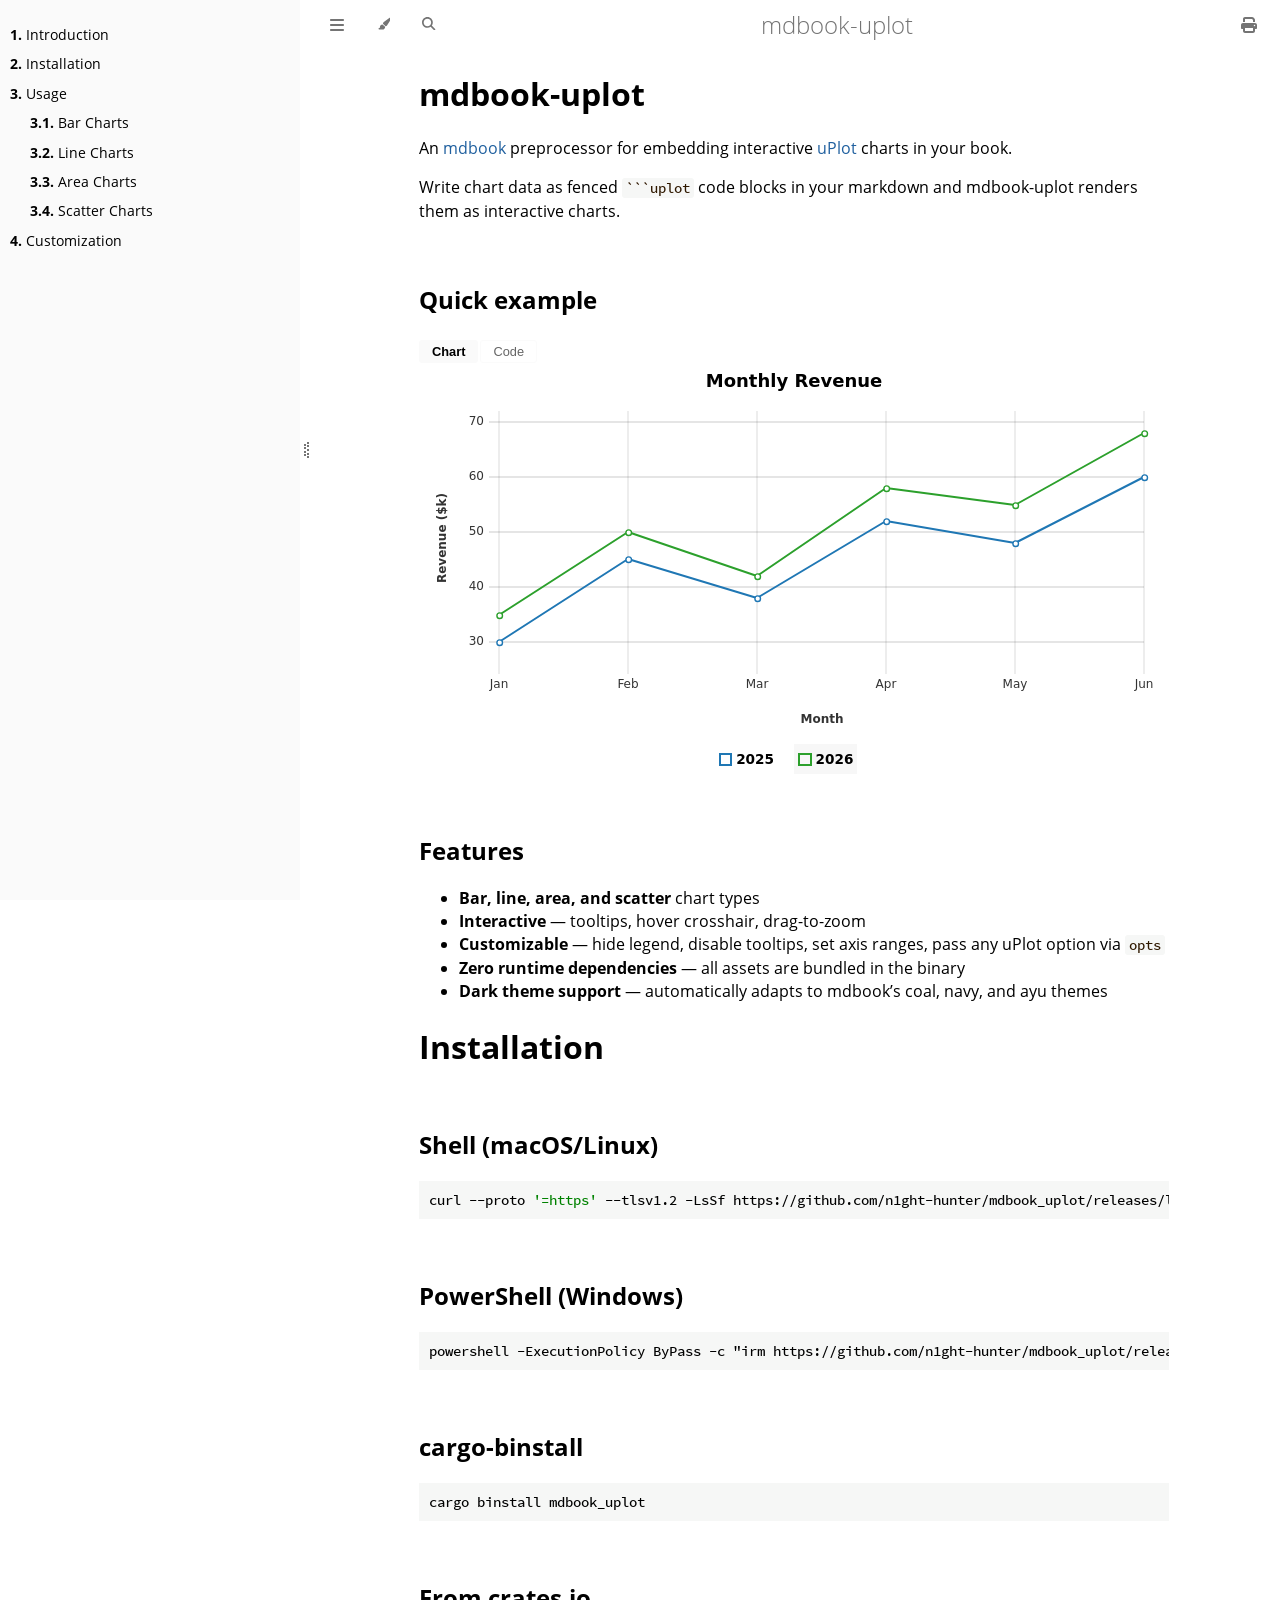
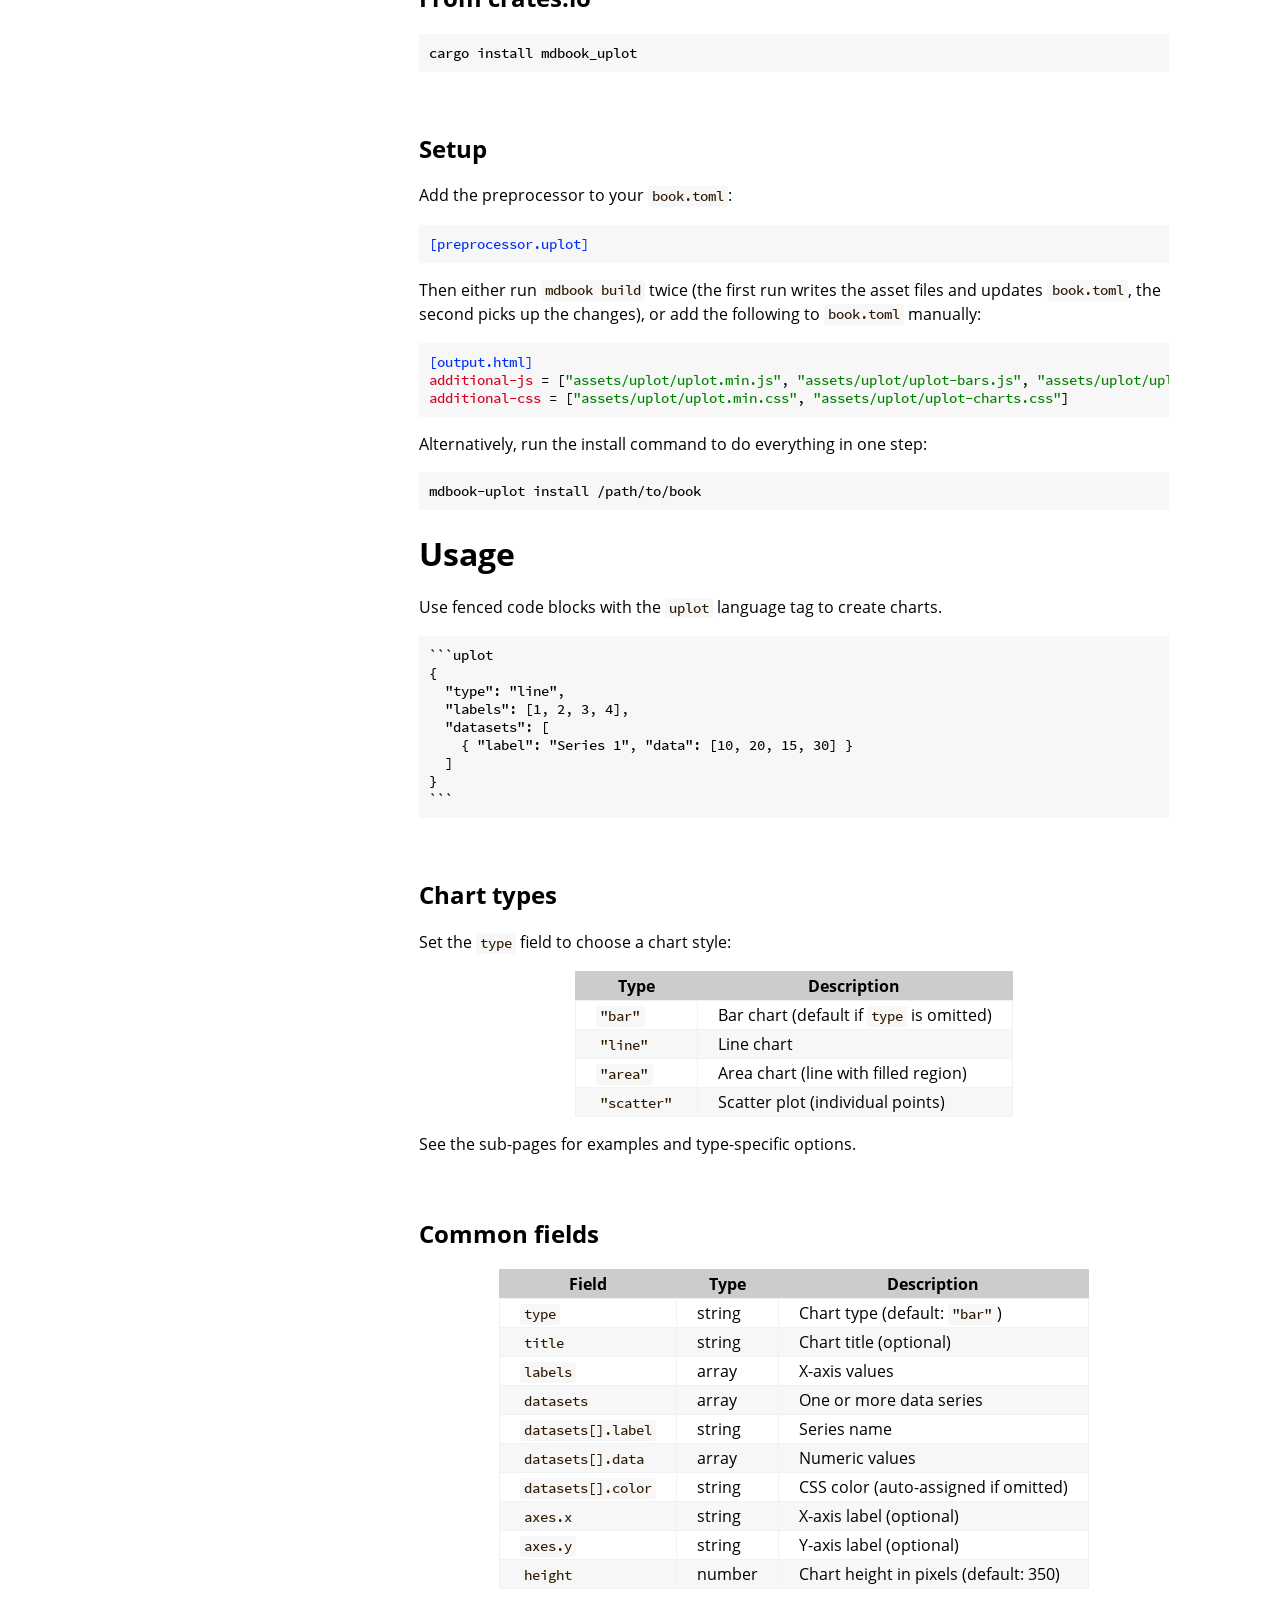
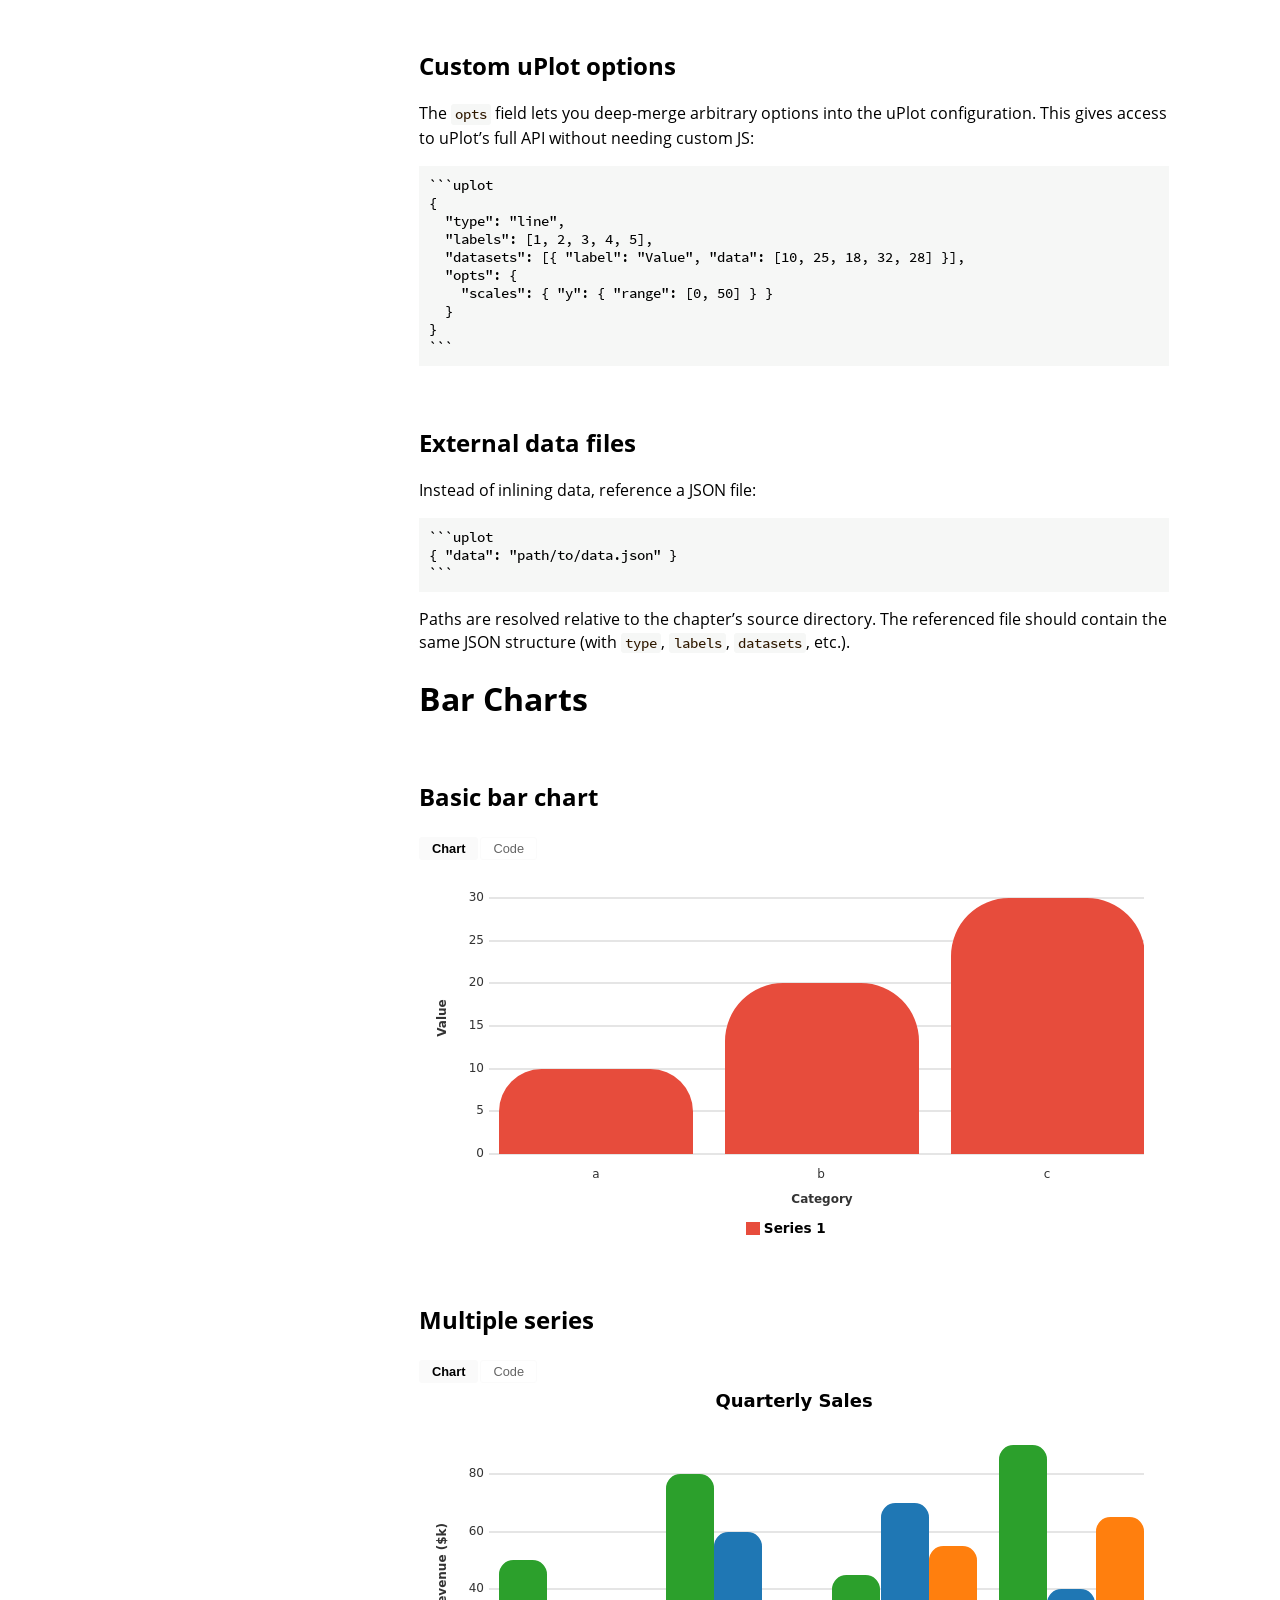
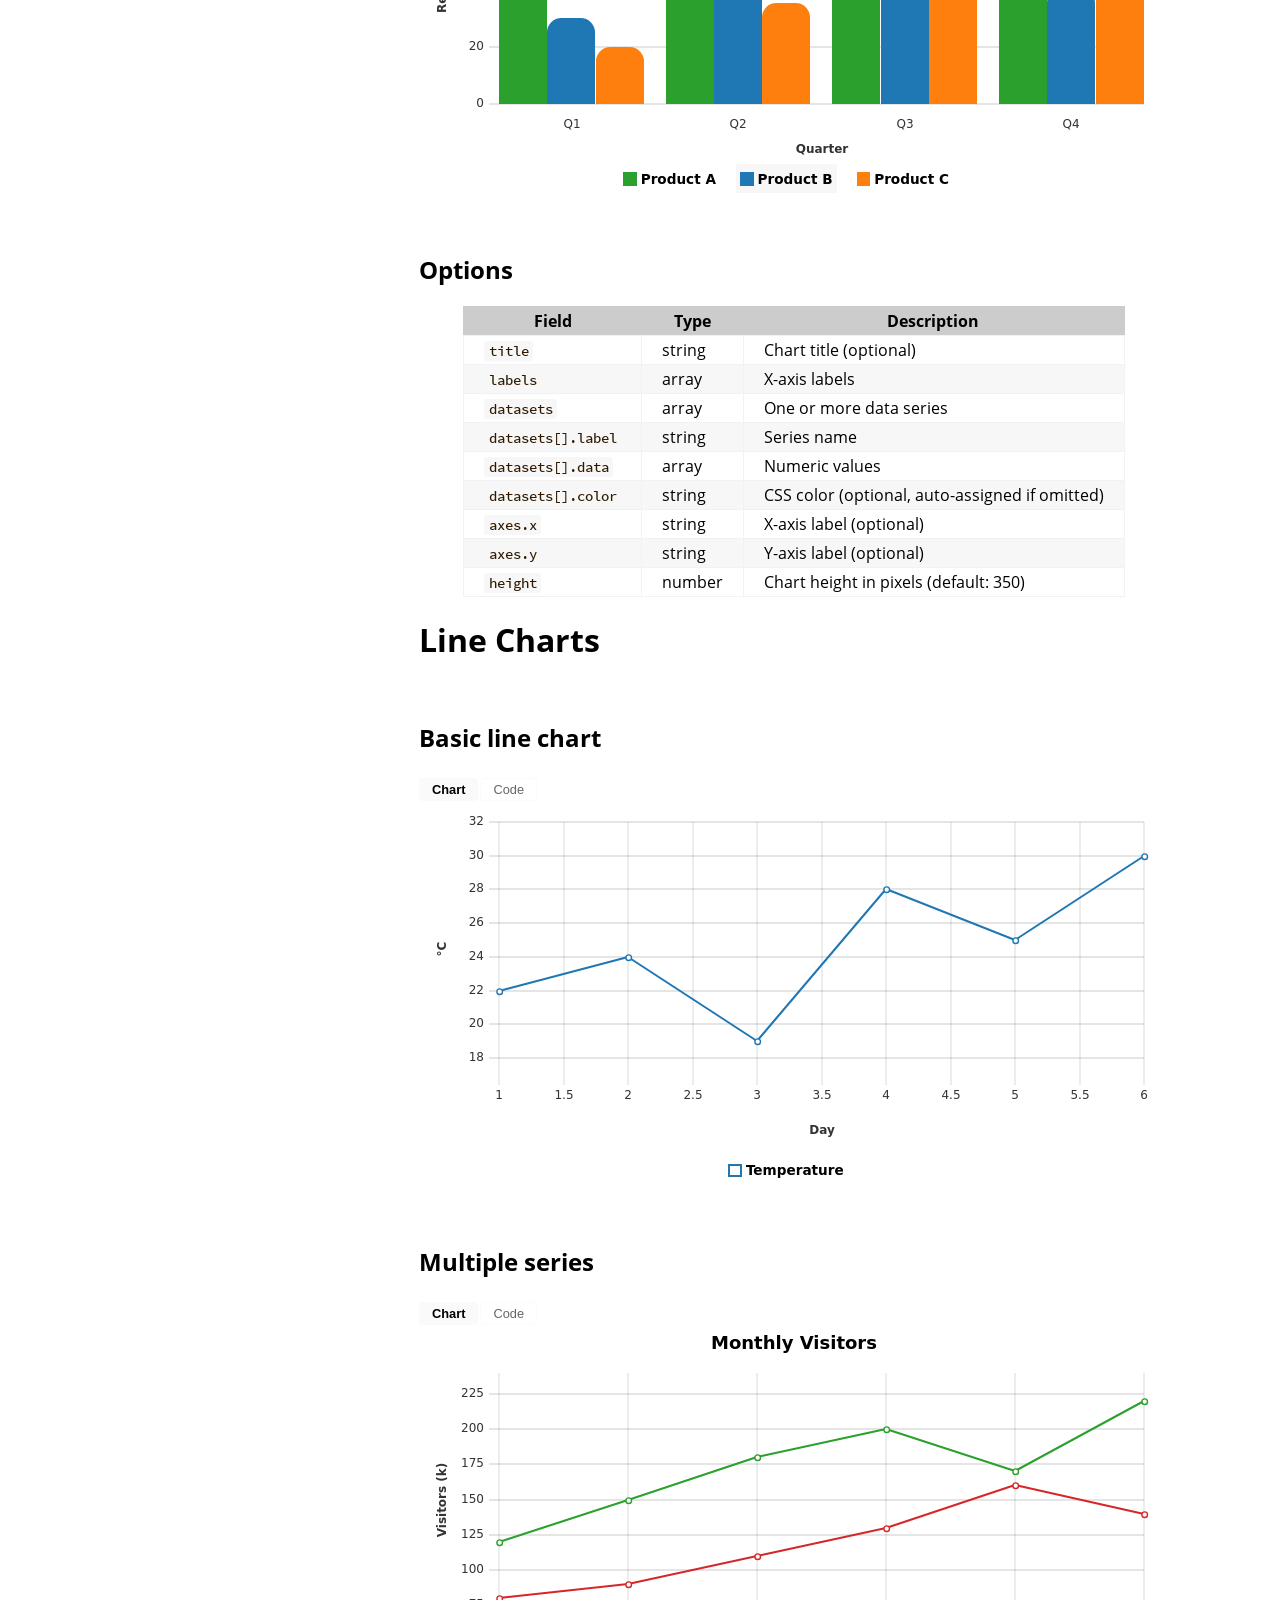
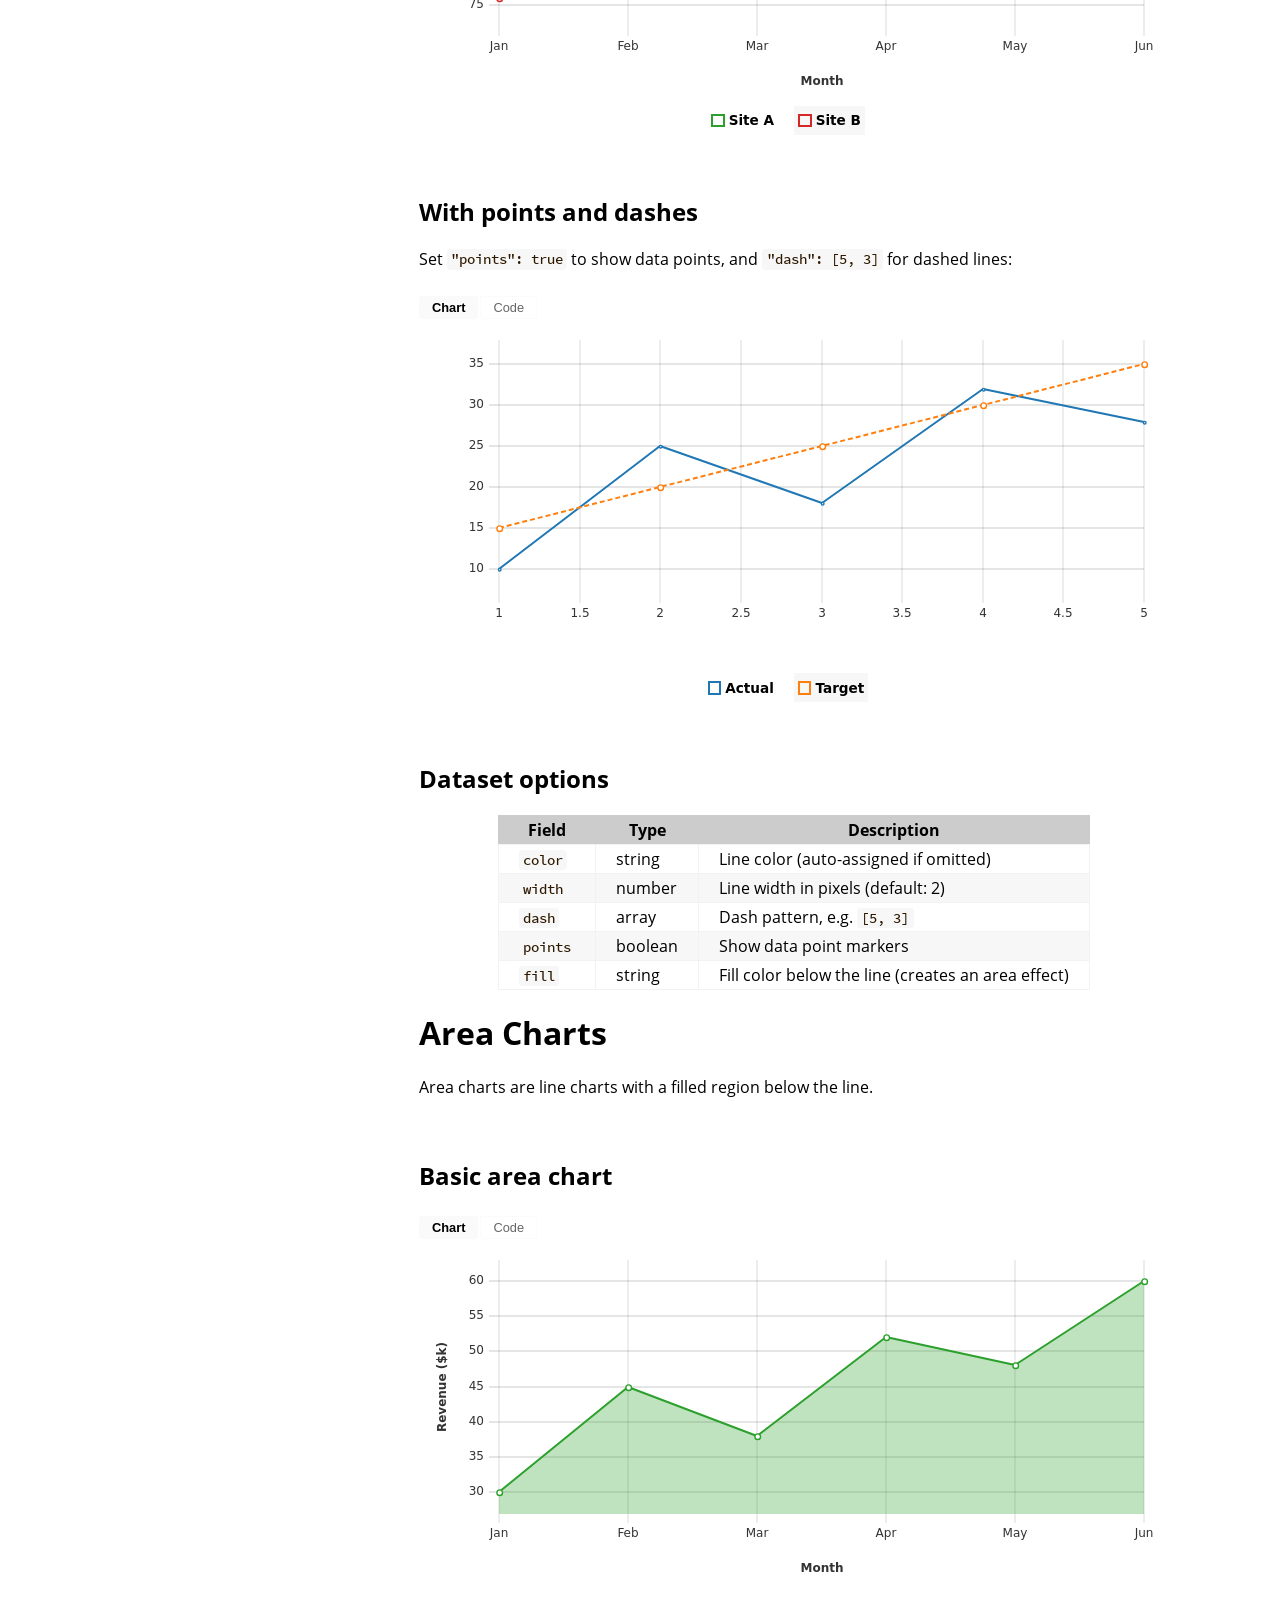
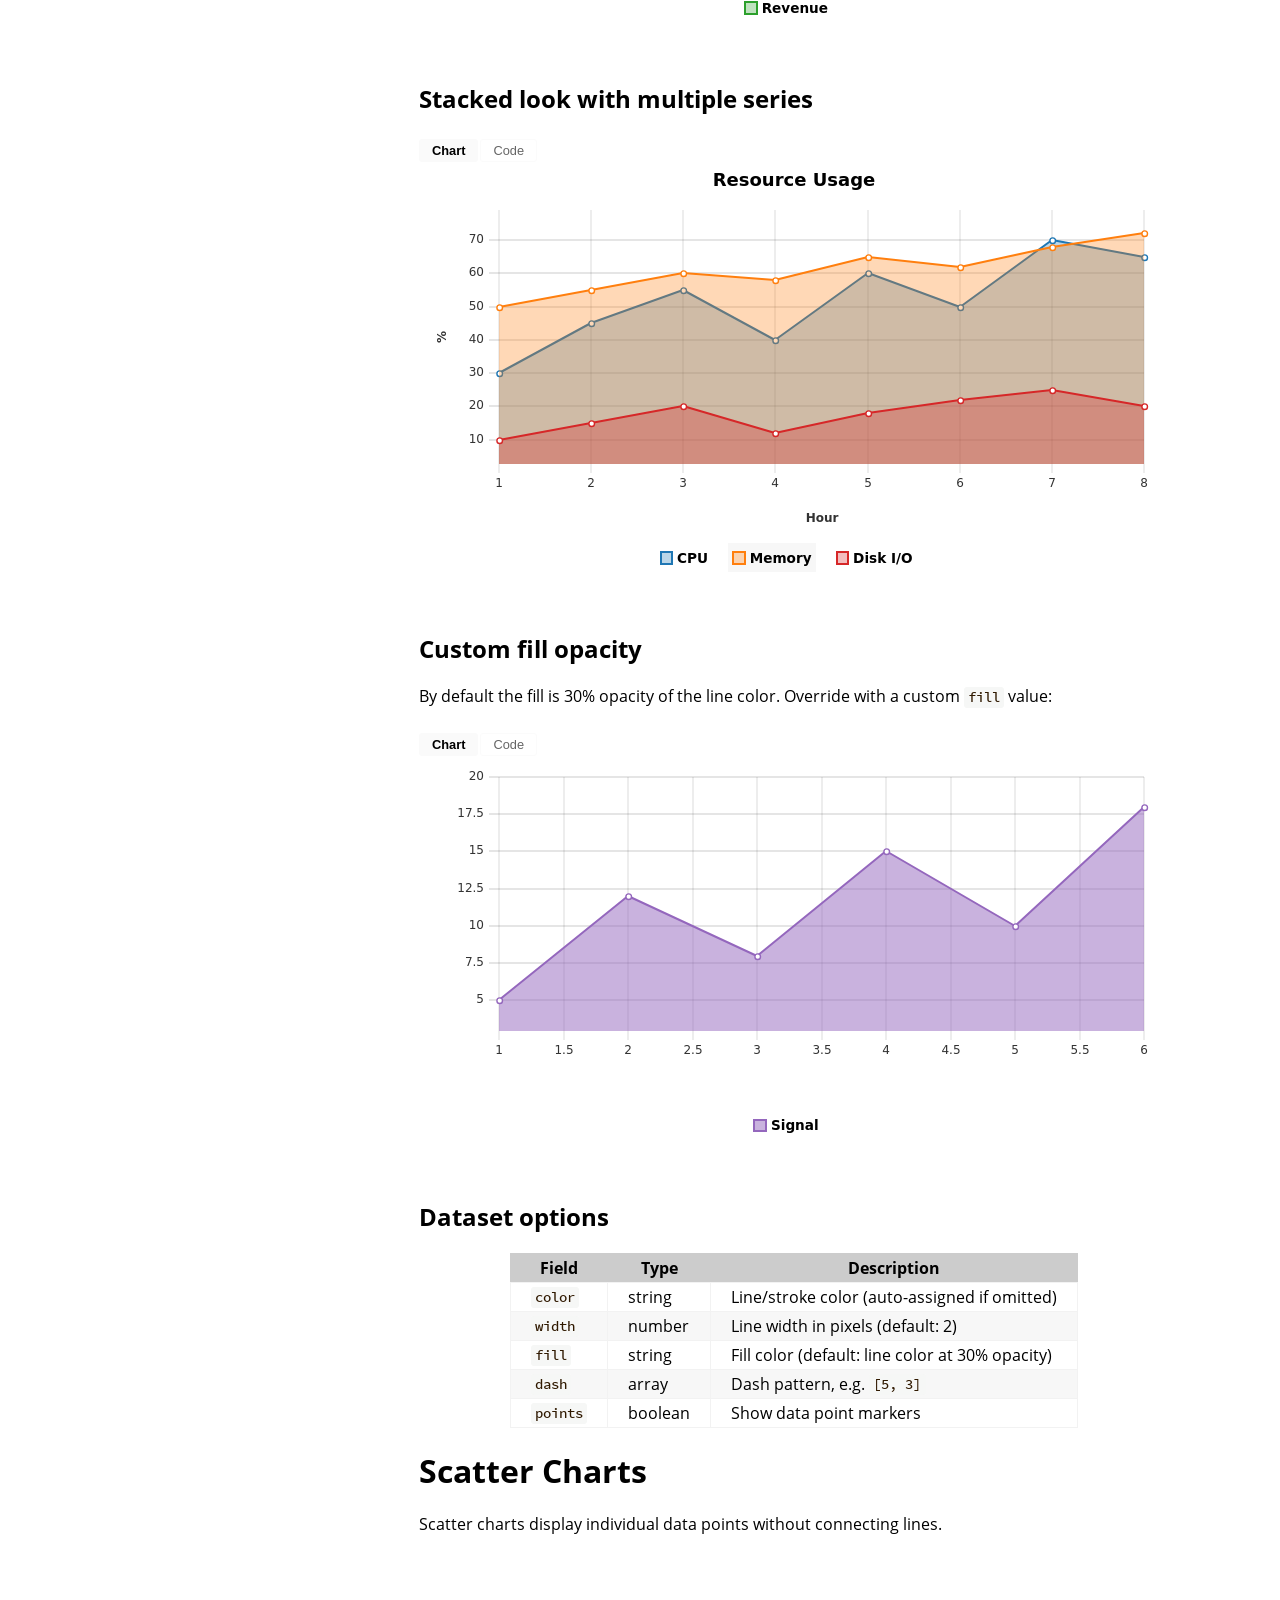
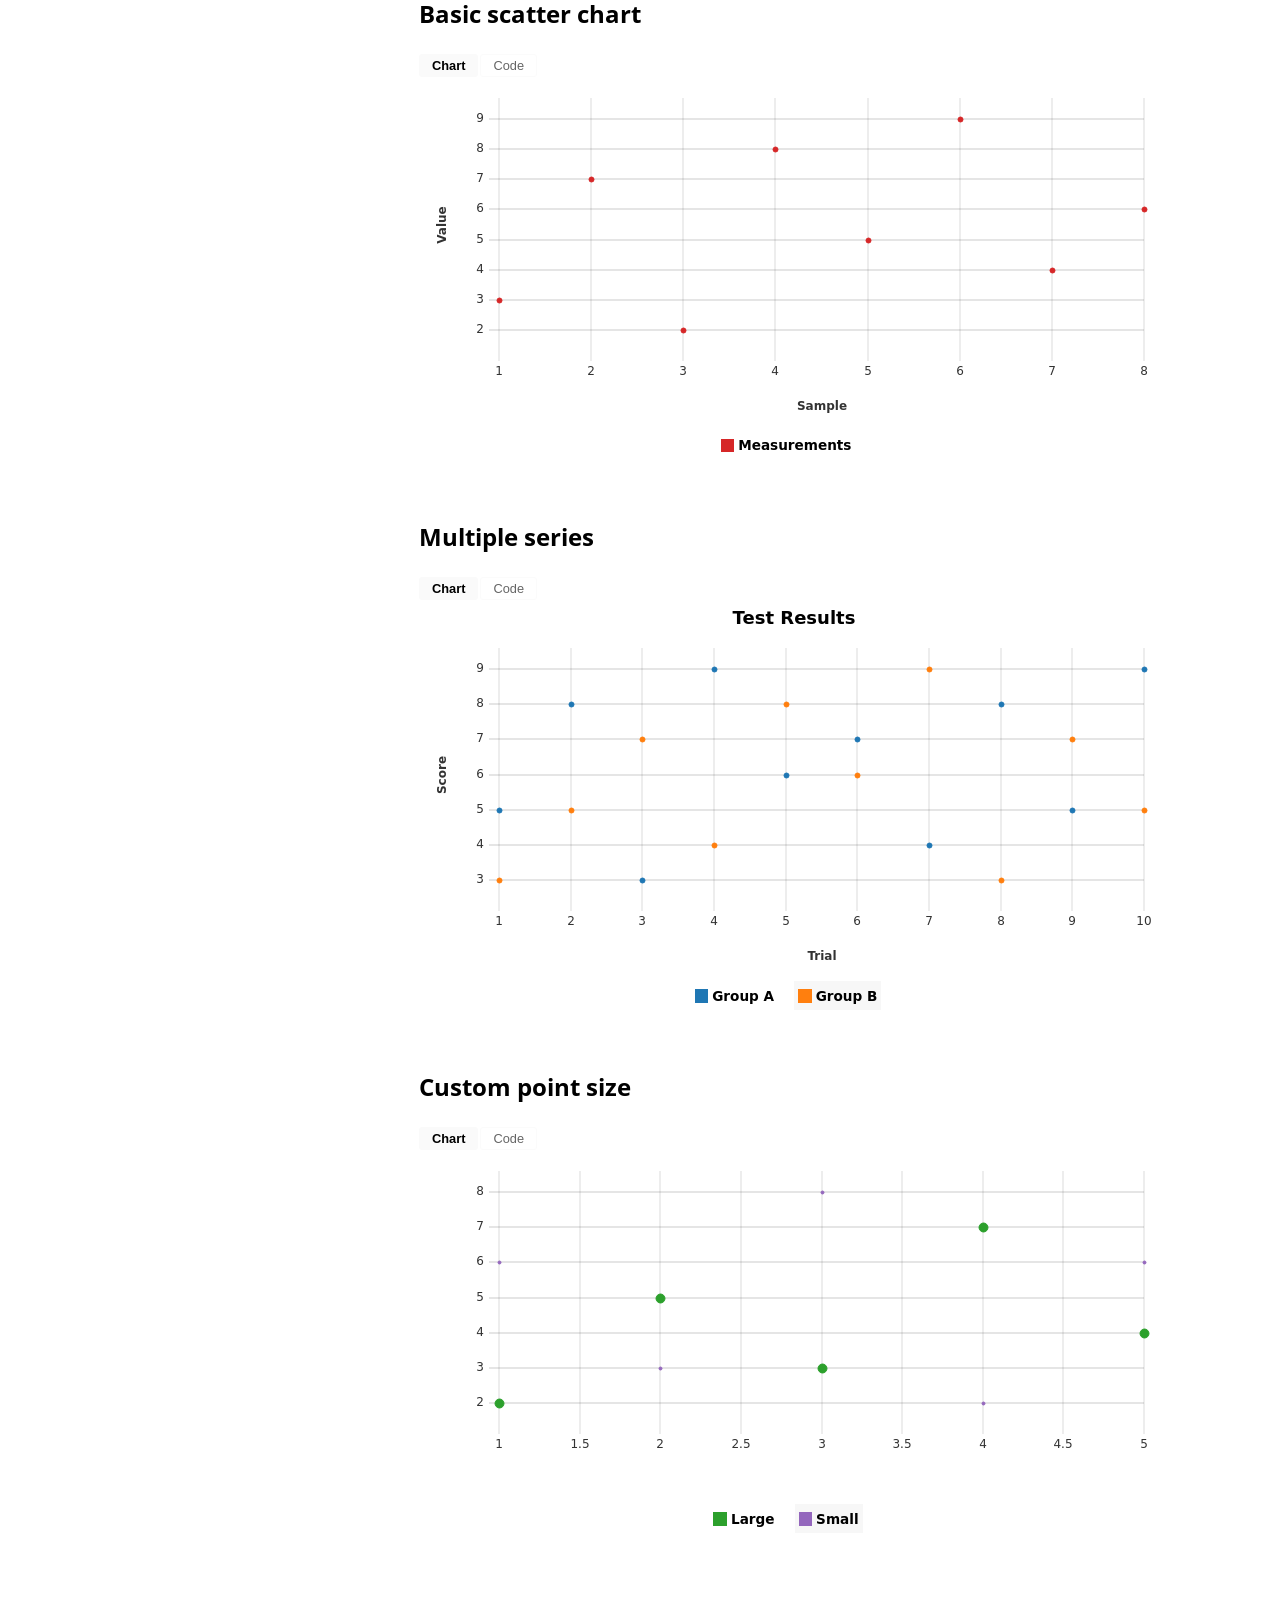
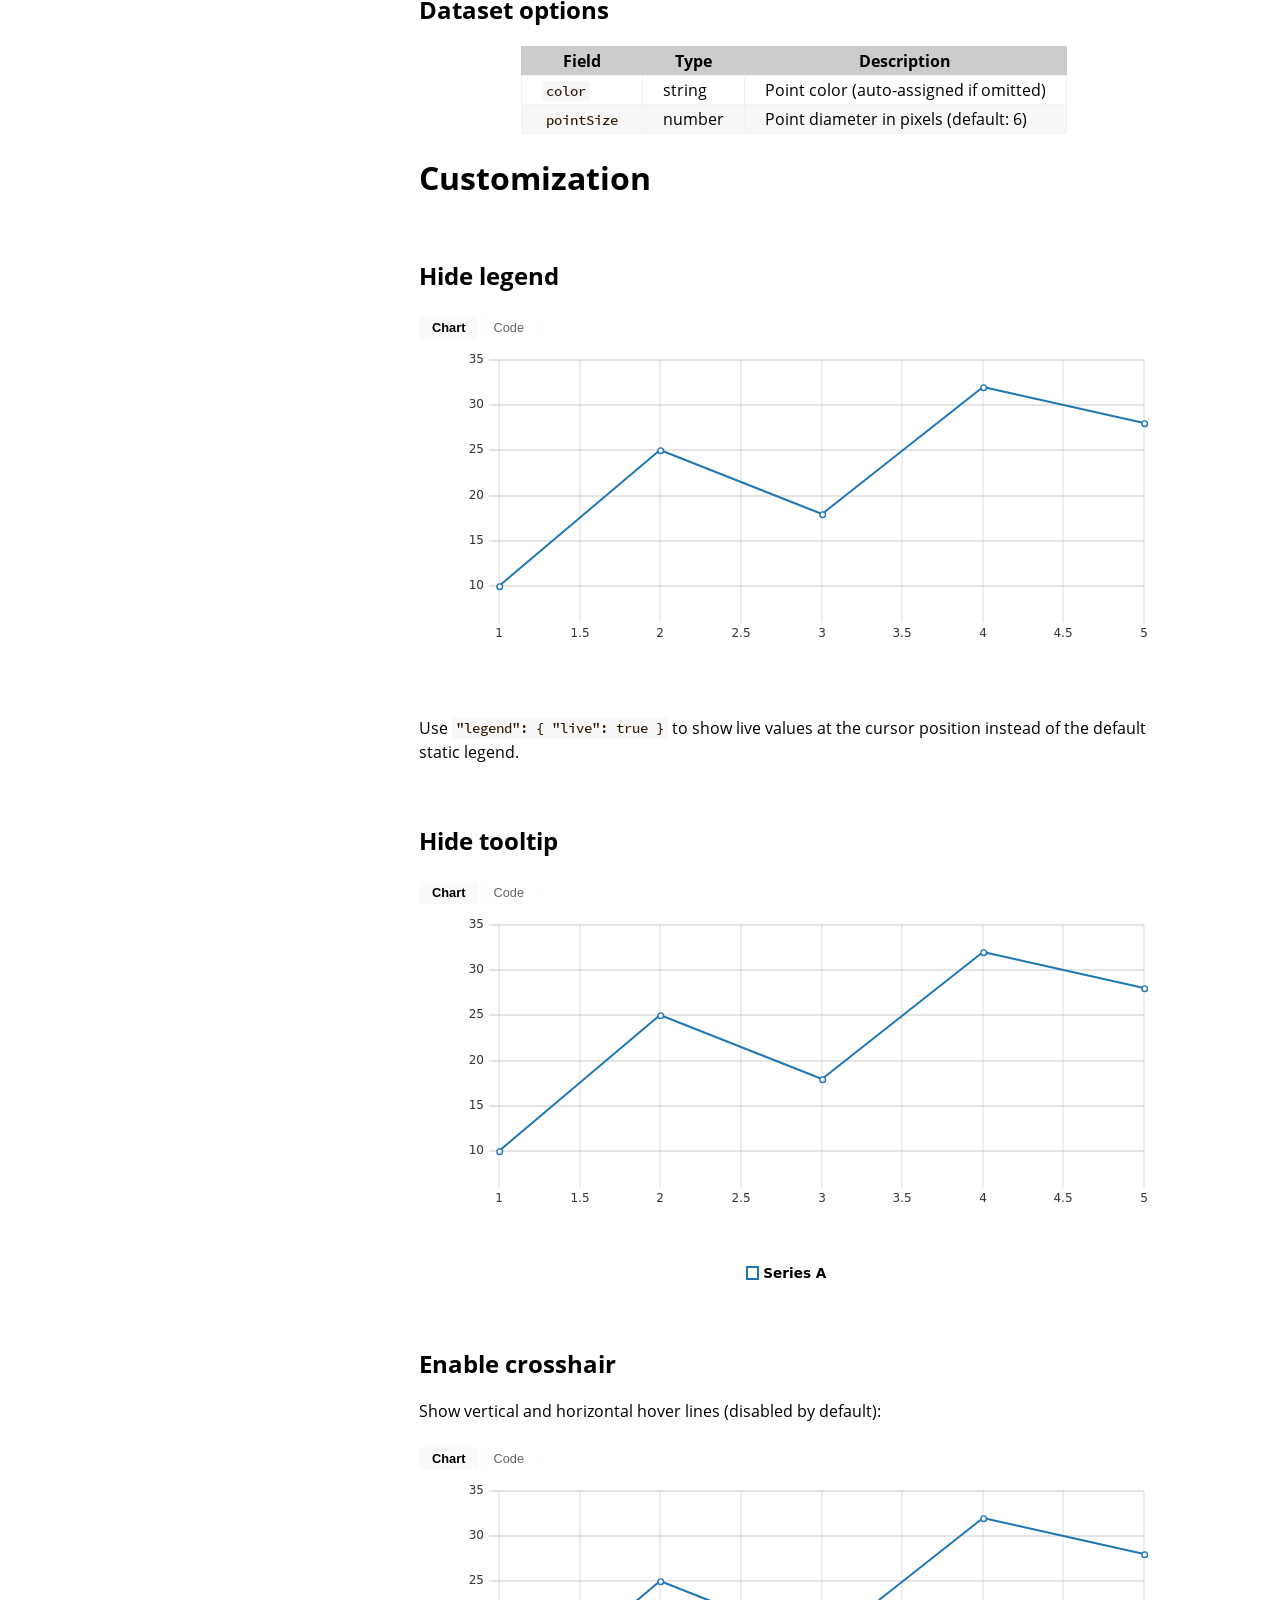
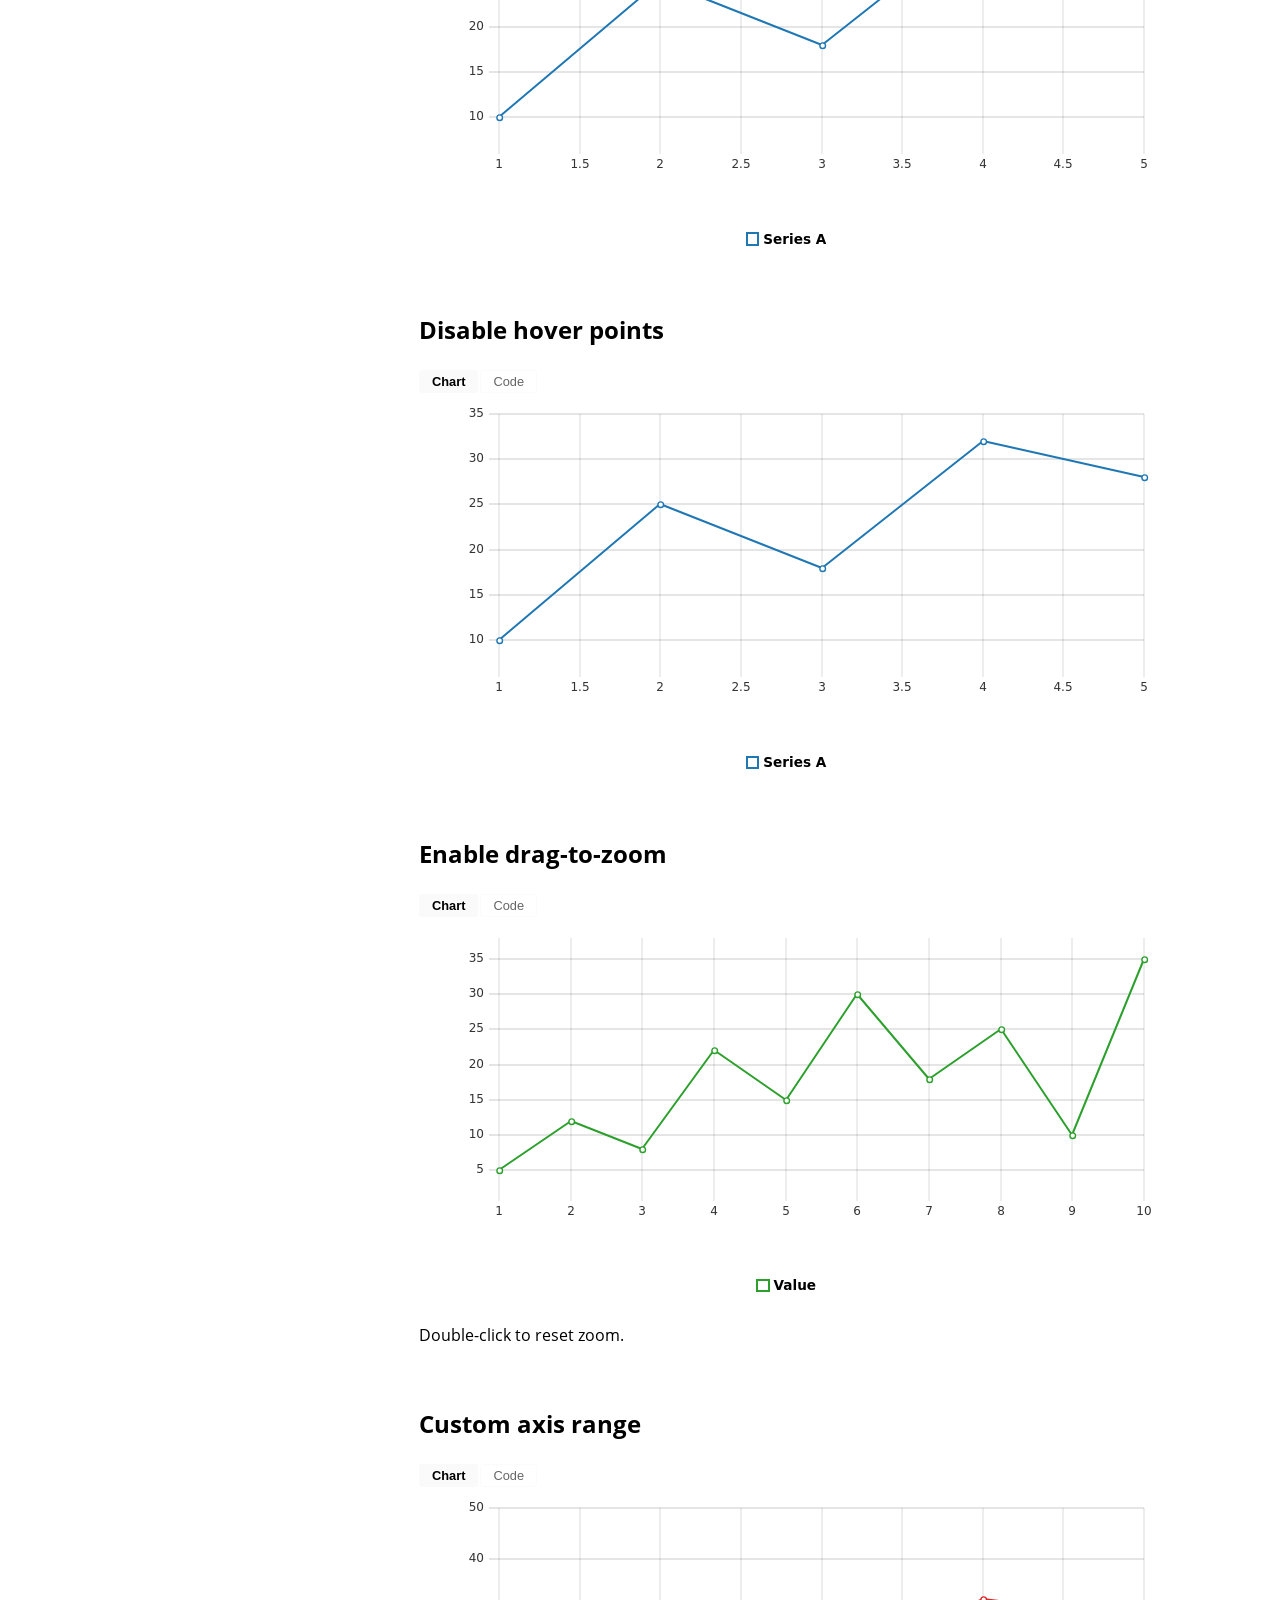
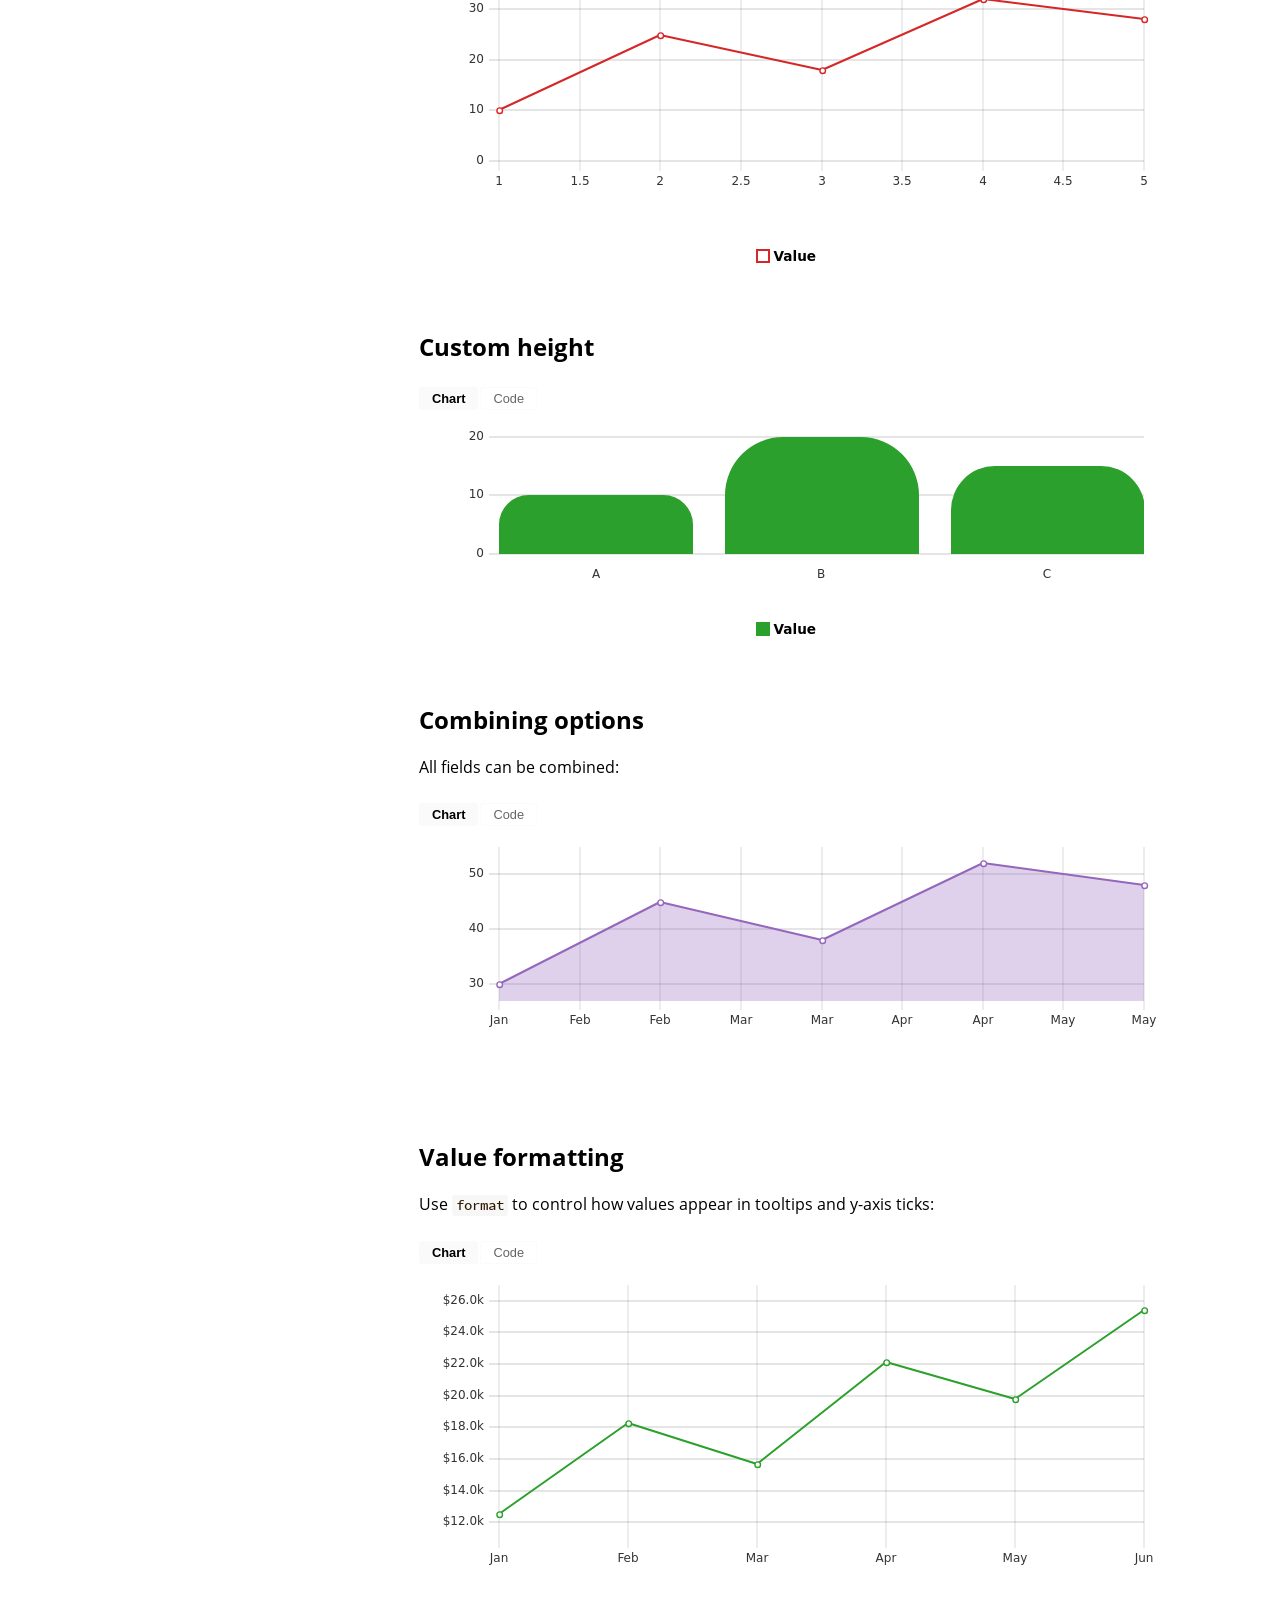
<file: print.html>
<!DOCTYPE HTML>
<html lang="en" class="light sidebar-visible" dir="ltr">
    <head>
        <!-- Book generated using mdBook -->
        <meta charset="UTF-8">
        <title>mdbook-uplot</title>
        <meta name="robots" content="noindex">


        <!-- Custom HTML head -->

        <meta name="description" content="">
        <meta name="viewport" content="width=device-width, initial-scale=1">
        <meta name="theme-color" content="#ffffff">

        <link rel="icon" href="favicon-de23e50b.svg">
        <link rel="shortcut icon" href="favicon-8114d1fc.png">
        <link rel="stylesheet" href="css/variables-8adf115d.css">
        <link rel="stylesheet" href="css/general-0392ca55.css">
        <link rel="stylesheet" href="css/chrome-fc474251.css">
        <link rel="stylesheet" href="css/print-9e4910d8.css" media="print">

        <!-- Fonts -->
        <link rel="stylesheet" href="fonts/fonts-9644e21d.css">

        <!-- Highlight.js Stylesheets -->
        <link rel="stylesheet" id="mdbook-highlight-css" href="highlight-493f70e1.css">
        <link rel="stylesheet" id="mdbook-tomorrow-night-css" href="tomorrow-night-4c0ae647.css">
        <link rel="stylesheet" id="mdbook-ayu-highlight-css" href="ayu-highlight-3fdfc3ac.css">

        <!-- Custom theme stylesheets -->
        <link rel="stylesheet" href="assets/uplot/uplot-df630c6a.min.css">
        <link rel="stylesheet" href="assets/uplot/uplot-charts-e4c6f506.css">


        <!-- Provide site root and default themes to javascript -->
        <script>
            const path_to_root = "";
            const default_light_theme = "light";
            const default_dark_theme = "navy";
            window.path_to_searchindex_js = "searchindex-cc75be9f.js";
        </script>
        <!-- Start loading toc.js asap -->
        <script src="toc-3dd086d0.js"></script>
    </head>
    <body>
    <div id="mdbook-help-container">
        <div id="mdbook-help-popup">
            <h2 class="mdbook-help-title">Keyboard shortcuts</h2>
            <div>
                <p>Press <kbd>←</kbd> or <kbd>→</kbd> to navigate between chapters</p>
                <p>Press <kbd>S</kbd> or <kbd>/</kbd> to search in the book</p>
                <p>Press <kbd>?</kbd> to show this help</p>
                <p>Press <kbd>Esc</kbd> to hide this help</p>
            </div>
        </div>
    </div>
    <div id="mdbook-body-container">
        <!-- Work around some values being stored in localStorage wrapped in quotes -->
        <script>
            try {
                let theme = localStorage.getItem('mdbook-theme');
                let sidebar = localStorage.getItem('mdbook-sidebar');

                if (theme.startsWith('"') && theme.endsWith('"')) {
                    localStorage.setItem('mdbook-theme', theme.slice(1, theme.length - 1));
                }

                if (sidebar.startsWith('"') && sidebar.endsWith('"')) {
                    localStorage.setItem('mdbook-sidebar', sidebar.slice(1, sidebar.length - 1));
                }
            } catch (e) { }
        </script>

        <!-- Set the theme before any content is loaded, prevents flash -->
        <script>
            const default_theme = window.matchMedia("(prefers-color-scheme: dark)").matches ? default_dark_theme : default_light_theme;
            let theme;
            try { theme = localStorage.getItem('mdbook-theme'); } catch(e) { }
            if (theme === null || theme === undefined) { theme = default_theme; }
            const html = document.documentElement;
            html.classList.remove('light')
            html.classList.add(theme);
            html.classList.add("js");
        </script>

        <input type="checkbox" id="mdbook-sidebar-toggle-anchor" class="hidden">

        <!-- Hide / unhide sidebar before it is displayed -->
        <script>
            let sidebar = null;
            const sidebar_toggle = document.getElementById("mdbook-sidebar-toggle-anchor");
            if (document.body.clientWidth >= 1080) {
                try { sidebar = localStorage.getItem('mdbook-sidebar'); } catch(e) { }
                sidebar = sidebar || 'visible';
            } else {
                sidebar = 'hidden';
                sidebar_toggle.checked = false;
            }
            if (sidebar === 'visible') {
                sidebar_toggle.checked = true;
            } else {
                html.classList.remove('sidebar-visible');
            }
        </script>

        <nav id="mdbook-sidebar" class="sidebar" aria-label="Table of contents">
            <!-- populated by js -->
            <mdbook-sidebar-scrollbox class="sidebar-scrollbox"></mdbook-sidebar-scrollbox>
            <noscript>
                <iframe class="sidebar-iframe-outer" src="toc.html"></iframe>
            </noscript>
            <div id="mdbook-sidebar-resize-handle" class="sidebar-resize-handle">
                <div class="sidebar-resize-indicator"></div>
            </div>
        </nav>

        <div id="mdbook-page-wrapper" class="page-wrapper">

            <div class="page">
                <div id="mdbook-menu-bar-hover-placeholder"></div>
                <div id="mdbook-menu-bar" class="menu-bar sticky">
                    <div class="left-buttons">
                        <label id="mdbook-sidebar-toggle" class="icon-button" for="mdbook-sidebar-toggle-anchor" title="Toggle Table of Contents" aria-label="Toggle Table of Contents" aria-controls="mdbook-sidebar">
                            <span class=fa-svg><svg xmlns="http://www.w3.org/2000/svg" viewBox="0 0 448 512"><!--! Font Awesome Free 6.2.0 by @fontawesome - https://fontawesome.com License - https://fontawesome.com/license/free (Icons: CC BY 4.0, Fonts: SIL OFL 1.1, Code: MIT License) Copyright 2022 Fonticons, Inc. --><path d="M0 96C0 78.3 14.3 64 32 64H416c17.7 0 32 14.3 32 32s-14.3 32-32 32H32C14.3 128 0 113.7 0 96zM0 256c0-17.7 14.3-32 32-32H416c17.7 0 32 14.3 32 32s-14.3 32-32 32H32c-17.7 0-32-14.3-32-32zM448 416c0 17.7-14.3 32-32 32H32c-17.7 0-32-14.3-32-32s14.3-32 32-32H416c17.7 0 32 14.3 32 32z"/></svg></span>
                        </label>
                        <button id="mdbook-theme-toggle" class="icon-button" type="button" title="Change theme" aria-label="Change theme" aria-haspopup="true" aria-expanded="false" aria-controls="mdbook-theme-list">
                            <span class=fa-svg><svg xmlns="http://www.w3.org/2000/svg" viewBox="0 0 576 512"><!--! Font Awesome Free 6.2.0 by @fontawesome - https://fontawesome.com License - https://fontawesome.com/license/free (Icons: CC BY 4.0, Fonts: SIL OFL 1.1, Code: MIT License) Copyright 2022 Fonticons, Inc. --><path d="M371.3 367.1c27.3-3.9 51.9-19.4 67.2-42.9L600.2 74.1c12.6-19.5 9.4-45.3-7.6-61.2S549.7-4.4 531.1 9.6L294.4 187.2c-24 18-38.2 46.1-38.4 76.1L371.3 367.1zm-19.6 25.4l-116-104.4C175.9 290.3 128 339.6 128 400c0 3.9 .2 7.8 .6 11.6c1.8 17.5-10.2 36.4-27.8 36.4H96c-17.7 0-32 14.3-32 32s14.3 32 32 32H240c61.9 0 112-50.1 112-112c0-2.5-.1-5-.2-7.5z"/></svg></span>
                        </button>
                        <ul id="mdbook-theme-list" class="theme-popup" aria-label="Themes" role="menu">
                            <li role="none"><button role="menuitem" class="theme" id="mdbook-theme-default_theme">Auto</button></li>
                            <li role="none"><button role="menuitem" class="theme" id="mdbook-theme-light">Light</button></li>
                            <li role="none"><button role="menuitem" class="theme" id="mdbook-theme-rust">Rust</button></li>
                            <li role="none"><button role="menuitem" class="theme" id="mdbook-theme-coal">Coal</button></li>
                            <li role="none"><button role="menuitem" class="theme" id="mdbook-theme-navy">Navy</button></li>
                            <li role="none"><button role="menuitem" class="theme" id="mdbook-theme-ayu">Ayu</button></li>
                        </ul>
                        <button id="mdbook-search-toggle" class="icon-button" type="button" title="Search (`/`)" aria-label="Toggle Searchbar" aria-expanded="false" aria-keyshortcuts="/ s" aria-controls="mdbook-searchbar">
                            <span class=fa-svg><svg xmlns="http://www.w3.org/2000/svg" viewBox="0 0 512 512"><!--! Font Awesome Free 6.2.0 by @fontawesome - https://fontawesome.com License - https://fontawesome.com/license/free (Icons: CC BY 4.0, Fonts: SIL OFL 1.1, Code: MIT License) Copyright 2022 Fonticons, Inc. --><path d="M416 208c0 45.9-14.9 88.3-40 122.7L502.6 457.4c12.5 12.5 12.5 32.8 0 45.3s-32.8 12.5-45.3 0L330.7 376c-34.4 25.2-76.8 40-122.7 40C93.1 416 0 322.9 0 208S93.1 0 208 0S416 93.1 416 208zM208 352c79.5 0 144-64.5 144-144s-64.5-144-144-144S64 128.5 64 208s64.5 144 144 144z"/></svg></span>
                        </button>
                    </div>

                    <h1 class="menu-title">mdbook-uplot</h1>

                    <div class="right-buttons">
                        <a href="print.html" title="Print this book" aria-label="Print this book">
                            <span class=fa-svg id="print-button"><svg xmlns="http://www.w3.org/2000/svg" viewBox="0 0 512 512"><!--! Font Awesome Free 6.2.0 by @fontawesome - https://fontawesome.com License - https://fontawesome.com/license/free (Icons: CC BY 4.0, Fonts: SIL OFL 1.1, Code: MIT License) Copyright 2022 Fonticons, Inc. --><path d="M128 0C92.7 0 64 28.7 64 64v96h64V64H354.7L384 93.3V160h64V93.3c0-17-6.7-33.3-18.7-45.3L400 18.7C388 6.7 371.7 0 354.7 0H128zM384 352v32 64H128V384 368 352H384zm64 32h32c17.7 0 32-14.3 32-32V256c0-35.3-28.7-64-64-64H64c-35.3 0-64 28.7-64 64v96c0 17.7 14.3 32 32 32H64v64c0 35.3 28.7 64 64 64H384c35.3 0 64-28.7 64-64V384zm-16-88c-13.3 0-24-10.7-24-24s10.7-24 24-24s24 10.7 24 24s-10.7 24-24 24z"/></svg></span>
                        </a>

                    </div>
                </div>

                <div id="mdbook-search-wrapper" class="hidden">
                    <form id="mdbook-searchbar-outer" class="searchbar-outer">
                        <div class="search-wrapper">
                            <input type="search" id="mdbook-searchbar" name="searchbar" placeholder="Search this book ..." aria-controls="mdbook-searchresults-outer" aria-describedby="searchresults-header">
                            <div class="spinner-wrapper">
                                <span class=fa-svg id="fa-spin"><svg xmlns="http://www.w3.org/2000/svg" viewBox="0 0 512 512"><!--! Font Awesome Free 6.2.0 by @fontawesome - https://fontawesome.com License - https://fontawesome.com/license/free (Icons: CC BY 4.0, Fonts: SIL OFL 1.1, Code: MIT License) Copyright 2022 Fonticons, Inc. --><path d="M304 48c0-26.5-21.5-48-48-48s-48 21.5-48 48s21.5 48 48 48s48-21.5 48-48zm0 416c0-26.5-21.5-48-48-48s-48 21.5-48 48s21.5 48 48 48s48-21.5 48-48zM48 304c26.5 0 48-21.5 48-48s-21.5-48-48-48s-48 21.5-48 48s21.5 48 48 48zm464-48c0-26.5-21.5-48-48-48s-48 21.5-48 48s21.5 48 48 48s48-21.5 48-48zM142.9 437c18.7-18.7 18.7-49.1 0-67.9s-49.1-18.7-67.9 0s-18.7 49.1 0 67.9s49.1 18.7 67.9 0zm0-294.2c18.7-18.7 18.7-49.1 0-67.9S93.7 56.2 75 75s-18.7 49.1 0 67.9s49.1 18.7 67.9 0zM369.1 437c18.7 18.7 49.1 18.7 67.9 0s18.7-49.1 0-67.9s-49.1-18.7-67.9 0s-18.7 49.1 0 67.9z"/></svg></span>
                            </div>
                        </div>
                    </form>
                    <div id="mdbook-searchresults-outer" class="searchresults-outer hidden">
                        <div id="mdbook-searchresults-header" class="searchresults-header"></div>
                        <ul id="mdbook-searchresults">
                        </ul>
                    </div>
                </div>

                <!-- Apply ARIA attributes after the sidebar and the sidebar toggle button are added to the DOM -->
                <script>
                    document.getElementById('mdbook-sidebar-toggle').setAttribute('aria-expanded', sidebar === 'visible');
                    document.getElementById('mdbook-sidebar').setAttribute('aria-hidden', sidebar !== 'visible');
                    Array.from(document.querySelectorAll('#mdbook-sidebar a')).forEach(function(link) {
                        link.setAttribute('tabIndex', sidebar === 'visible' ? 0 : -1);
                    });
                </script>

                <div id="mdbook-content" class="content">
                    <main>
                        <h1 id="mdbook-uplot"><a class="header" href="#mdbook-uplot">mdbook-uplot</a></h1>
<p>An <a href="https://rust-lang.github.io/mdBook/">mdbook</a> preprocessor for embedding interactive <a href="https://github.com/leeoniya/uPlot">uPlot</a> charts in your book.</p>
<p>Write chart data as fenced <code>```uplot</code> code blocks in your markdown and mdbook-uplot renders them as interactive charts.</p>
<h2 id="quick-example"><a class="header" href="#quick-example">Quick example</a></h2>
<div class="uplot-chart"><script type="application/json" class="uplot-data">{
  "type": "line",
  "title": "Monthly Revenue",
  "labels": ["Jan", "Feb", "Mar", "Apr", "May", "Jun"],
  "datasets": [
    { "label": "2025", "data": [30, 45, 38, 52, 48, 60], "color": "#1f77b4" },
    { "label": "2026", "data": [35, 50, 42, 58, 55, 68], "color": "#2ca02c" }
  ],
  "axes": { "x": "Month", "y": "Revenue ($k)" }
}
</script></div>

<h2 id="features"><a class="header" href="#features">Features</a></h2>
<ul>
<li><strong>Bar, line, area, and scatter</strong> chart types</li>
<li><strong>Interactive</strong> — tooltips, hover crosshair, drag-to-zoom</li>
<li><strong>Customizable</strong> — hide legend, disable tooltips, set axis ranges, pass any uPlot option via <code>opts</code></li>
<li><strong>Zero runtime dependencies</strong> — all assets are bundled in the binary</li>
<li><strong>Dark theme support</strong> — automatically adapts to mdbook’s coal, navy, and ayu themes</li>
</ul>
<div style="break-before: page; page-break-before: always;"></div>
<h1 id="installation"><a class="header" href="#installation">Installation</a></h1>
<h2 id="shell-macoslinux"><a class="header" href="#shell-macoslinux">Shell (macOS/Linux)</a></h2>
<pre><code class="language-sh">curl --proto '=https' --tlsv1.2 -LsSf https://github.com/n1ght-hunter/mdbook_uplot/releases/latest/download/mdbook_uplot-installer.sh | sh
</code></pre>
<h2 id="powershell-windows"><a class="header" href="#powershell-windows">PowerShell (Windows)</a></h2>
<pre><code class="language-powershell">powershell -ExecutionPolicy ByPass -c "irm https://github.com/n1ght-hunter/mdbook_uplot/releases/latest/download/mdbook_uplot-installer.ps1 | iex"
</code></pre>
<h2 id="cargo-binstall"><a class="header" href="#cargo-binstall">cargo-binstall</a></h2>
<pre><code class="language-sh">cargo binstall mdbook_uplot
</code></pre>
<h2 id="from-cratesio"><a class="header" href="#from-cratesio">From crates.io</a></h2>
<pre><code class="language-sh">cargo install mdbook_uplot
</code></pre>
<h2 id="setup"><a class="header" href="#setup">Setup</a></h2>
<p>Add the preprocessor to your <code>book.toml</code>:</p>
<pre><code class="language-toml">[preprocessor.uplot]
</code></pre>
<p>Then either run <code>mdbook build</code> twice (the first run writes the asset files and updates
<code>book.toml</code>, the second picks up the changes), or add the following to <code>book.toml</code> manually:</p>
<pre><code class="language-toml">[output.html]
additional-js = ["assets/uplot/uplot.min.js", "assets/uplot/uplot-bars.js", "assets/uplot/uplot-init.js"]
additional-css = ["assets/uplot/uplot.min.css", "assets/uplot/uplot-charts.css"]
</code></pre>
<p>Alternatively, run the install command to do everything in one step:</p>
<pre><code class="language-sh">mdbook-uplot install /path/to/book
</code></pre>
<div style="break-before: page; page-break-before: always;"></div>
<h1 id="usage"><a class="header" href="#usage">Usage</a></h1>
<p>Use fenced code blocks with the <code>uplot</code> language tag to create charts.</p>
<pre><code class="language-markdown">```uplot
{
  "type": "line",
  "labels": [1, 2, 3, 4],
  "datasets": [
    { "label": "Series 1", "data": [10, 20, 15, 30] }
  ]
}
```
</code></pre>
<h2 id="chart-types"><a class="header" href="#chart-types">Chart types</a></h2>
<p>Set the <code>type</code> field to choose a chart style:</p>
<div class="table-wrapper">
<table>
<thead>
<tr><th>Type</th><th>Description</th></tr>
</thead>
<tbody>
<tr><td><code>"bar"</code></td><td>Bar chart (default if <code>type</code> is omitted)</td></tr>
<tr><td><code>"line"</code></td><td>Line chart</td></tr>
<tr><td><code>"area"</code></td><td>Area chart (line with filled region)</td></tr>
<tr><td><code>"scatter"</code></td><td>Scatter plot (individual points)</td></tr>
</tbody>
</table>
</div>
<p>See the sub-pages for examples and type-specific options.</p>
<h2 id="common-fields"><a class="header" href="#common-fields">Common fields</a></h2>
<div class="table-wrapper">
<table>
<thead>
<tr><th>Field</th><th>Type</th><th>Description</th></tr>
</thead>
<tbody>
<tr><td><code>type</code></td><td>string</td><td>Chart type (default: <code>"bar"</code>)</td></tr>
<tr><td><code>title</code></td><td>string</td><td>Chart title (optional)</td></tr>
<tr><td><code>labels</code></td><td>array</td><td>X-axis values</td></tr>
<tr><td><code>datasets</code></td><td>array</td><td>One or more data series</td></tr>
<tr><td><code>datasets[].label</code></td><td>string</td><td>Series name</td></tr>
<tr><td><code>datasets[].data</code></td><td>array</td><td>Numeric values</td></tr>
<tr><td><code>datasets[].color</code></td><td>string</td><td>CSS color (auto-assigned if omitted)</td></tr>
<tr><td><code>axes.x</code></td><td>string</td><td>X-axis label (optional)</td></tr>
<tr><td><code>axes.y</code></td><td>string</td><td>Y-axis label (optional)</td></tr>
<tr><td><code>height</code></td><td>number</td><td>Chart height in pixels (default: 350)</td></tr>
</tbody>
</table>
</div>
<h2 id="custom-uplot-options"><a class="header" href="#custom-uplot-options">Custom uPlot options</a></h2>
<p>The <code>opts</code> field lets you deep-merge arbitrary options into the uPlot
configuration. This gives access to uPlot’s full API without needing custom JS:</p>
<pre><code class="language-markdown">```uplot
{
  "type": "line",
  "labels": [1, 2, 3, 4, 5],
  "datasets": [{ "label": "Value", "data": [10, 25, 18, 32, 28] }],
  "opts": {
    "scales": { "y": { "range": [0, 50] } }
  }
}
```
</code></pre>
<h2 id="external-data-files"><a class="header" href="#external-data-files">External data files</a></h2>
<p>Instead of inlining data, reference a JSON file:</p>
<pre><code class="language-markdown">```uplot
{ "data": "path/to/data.json" }
```
</code></pre>
<p>Paths are resolved relative to the chapter’s source directory. The referenced
file should contain the same JSON structure (with <code>type</code>, <code>labels</code>, <code>datasets</code>, etc.).</p>
<div style="break-before: page; page-break-before: always;"></div>
<h1 id="bar-charts"><a class="header" href="#bar-charts">Bar Charts</a></h1>
<h2 id="basic-bar-chart"><a class="header" href="#basic-bar-chart">Basic bar chart</a></h2>
<div class="uplot-chart"><script type="application/json" class="uplot-data">{
  "labels": ["a", "b", "c"],
  "datasets": [
    { "label": "Series 1", "data": [10, 20, 30], "color": "#e74c3c" }
  ],
  "axes": { "x": "Category", "y": "Value" }
}
</script></div>

<h2 id="multiple-series"><a class="header" href="#multiple-series">Multiple series</a></h2>
<div class="uplot-chart"><script type="application/json" class="uplot-data">{
  "title": "Quarterly Sales",
  "labels": ["Q1", "Q2", "Q3", "Q4"],
  "datasets": [
    { "label": "Product A", "data": [50, 80, 45, 90], "color": "#2ca02c" },
    { "label": "Product B", "data": [30, 60, 70, 40], "color": "#1f77b4" },
    { "label": "Product C", "data": [20, 35, 55, 65], "color": "#ff7f0e" }
  ],
  "axes": { "x": "Quarter", "y": "Revenue ($k)" }
}
</script></div>

<h2 id="options"><a class="header" href="#options">Options</a></h2>
<div class="table-wrapper">
<table>
<thead>
<tr><th>Field</th><th>Type</th><th>Description</th></tr>
</thead>
<tbody>
<tr><td><code>title</code></td><td>string</td><td>Chart title (optional)</td></tr>
<tr><td><code>labels</code></td><td>array</td><td>X-axis labels</td></tr>
<tr><td><code>datasets</code></td><td>array</td><td>One or more data series</td></tr>
<tr><td><code>datasets[].label</code></td><td>string</td><td>Series name</td></tr>
<tr><td><code>datasets[].data</code></td><td>array</td><td>Numeric values</td></tr>
<tr><td><code>datasets[].color</code></td><td>string</td><td>CSS color (optional, auto-assigned if omitted)</td></tr>
<tr><td><code>axes.x</code></td><td>string</td><td>X-axis label (optional)</td></tr>
<tr><td><code>axes.y</code></td><td>string</td><td>Y-axis label (optional)</td></tr>
<tr><td><code>height</code></td><td>number</td><td>Chart height in pixels (default: 350)</td></tr>
</tbody>
</table>
</div>
<div style="break-before: page; page-break-before: always;"></div>
<h1 id="line-charts"><a class="header" href="#line-charts">Line Charts</a></h1>
<h2 id="basic-line-chart"><a class="header" href="#basic-line-chart">Basic line chart</a></h2>
<div class="uplot-chart"><script type="application/json" class="uplot-data">{
  "type": "line",
  "labels": [1, 2, 3, 4, 5, 6],
  "datasets": [
    { "label": "Temperature", "data": [22, 24, 19, 28, 25, 30], "color": "#1f77b4" }
  ],
  "axes": { "x": "Day", "y": "°C" }
}
</script></div>

<h2 id="multiple-series-1"><a class="header" href="#multiple-series-1">Multiple series</a></h2>
<div class="uplot-chart"><script type="application/json" class="uplot-data">{
  "type": "line",
  "title": "Monthly Visitors",
  "labels": ["Jan", "Feb", "Mar", "Apr", "May", "Jun"],
  "datasets": [
    { "label": "Site A", "data": [120, 150, 180, 200, 170, 220], "color": "#2ca02c" },
    { "label": "Site B", "data": [80, 90, 110, 130, 160, 140], "color": "#d62728" }
  ],
  "axes": { "x": "Month", "y": "Visitors (k)" }
}
</script></div>

<h2 id="with-points-and-dashes"><a class="header" href="#with-points-and-dashes">With points and dashes</a></h2>
<p>Set <code>"points": true</code> to show data points, and <code>"dash": [5, 3]</code> for dashed lines:</p>
<div class="uplot-chart"><script type="application/json" class="uplot-data">{
  "type": "line",
  "labels": [1, 2, 3, 4, 5],
  "datasets": [
    { "label": "Actual", "data": [10, 25, 18, 32, 28], "color": "#1f77b4", "points": true },
    { "label": "Target", "data": [15, 20, 25, 30, 35], "color": "#ff7f0e", "dash": [5, 3] }
  ]
}
</script></div>

<h2 id="dataset-options"><a class="header" href="#dataset-options">Dataset options</a></h2>
<div class="table-wrapper">
<table>
<thead>
<tr><th>Field</th><th>Type</th><th>Description</th></tr>
</thead>
<tbody>
<tr><td><code>color</code></td><td>string</td><td>Line color (auto-assigned if omitted)</td></tr>
<tr><td><code>width</code></td><td>number</td><td>Line width in pixels (default: 2)</td></tr>
<tr><td><code>dash</code></td><td>array</td><td>Dash pattern, e.g. <code>[5, 3]</code></td></tr>
<tr><td><code>points</code></td><td>boolean</td><td>Show data point markers</td></tr>
<tr><td><code>fill</code></td><td>string</td><td>Fill color below the line (creates an area effect)</td></tr>
</tbody>
</table>
</div>
<div style="break-before: page; page-break-before: always;"></div>
<h1 id="area-charts"><a class="header" href="#area-charts">Area Charts</a></h1>
<p>Area charts are line charts with a filled region below the line.</p>
<h2 id="basic-area-chart"><a class="header" href="#basic-area-chart">Basic area chart</a></h2>
<div class="uplot-chart"><script type="application/json" class="uplot-data">{
  "type": "area",
  "labels": ["Jan", "Feb", "Mar", "Apr", "May", "Jun"],
  "datasets": [
    { "label": "Revenue", "data": [30, 45, 38, 52, 48, 60], "color": "#2ca02c" }
  ],
  "axes": { "x": "Month", "y": "Revenue ($k)" }
}
</script></div>

<h2 id="stacked-look-with-multiple-series"><a class="header" href="#stacked-look-with-multiple-series">Stacked look with multiple series</a></h2>
<div class="uplot-chart"><script type="application/json" class="uplot-data">{
  "type": "area",
  "title": "Resource Usage",
  "labels": [1, 2, 3, 4, 5, 6, 7, 8],
  "datasets": [
    { "label": "CPU", "data": [30, 45, 55, 40, 60, 50, 70, 65], "color": "#1f77b4" },
    { "label": "Memory", "data": [50, 55, 60, 58, 65, 62, 68, 72], "color": "#ff7f0e" },
    { "label": "Disk I/O", "data": [10, 15, 20, 12, 18, 22, 25, 20], "color": "#d62728" }
  ],
  "axes": { "x": "Hour", "y": "%" }
}
</script></div>

<h2 id="custom-fill-opacity"><a class="header" href="#custom-fill-opacity">Custom fill opacity</a></h2>
<p>By default the fill is 30% opacity of the line color. Override with a custom <code>fill</code> value:</p>
<div class="uplot-chart"><script type="application/json" class="uplot-data">{
  "type": "area",
  "labels": [1, 2, 3, 4, 5, 6],
  "datasets": [
    { "label": "Signal", "data": [5, 12, 8, 15, 10, 18], "color": "#9467bd", "fill": "rgba(148,103,189,0.5)" }
  ]
}
</script></div>

<h2 id="dataset-options-1"><a class="header" href="#dataset-options-1">Dataset options</a></h2>
<div class="table-wrapper">
<table>
<thead>
<tr><th>Field</th><th>Type</th><th>Description</th></tr>
</thead>
<tbody>
<tr><td><code>color</code></td><td>string</td><td>Line/stroke color (auto-assigned if omitted)</td></tr>
<tr><td><code>width</code></td><td>number</td><td>Line width in pixels (default: 2)</td></tr>
<tr><td><code>fill</code></td><td>string</td><td>Fill color (default: line color at 30% opacity)</td></tr>
<tr><td><code>dash</code></td><td>array</td><td>Dash pattern, e.g. <code>[5, 3]</code></td></tr>
<tr><td><code>points</code></td><td>boolean</td><td>Show data point markers</td></tr>
</tbody>
</table>
</div>
<div style="break-before: page; page-break-before: always;"></div>
<h1 id="scatter-charts"><a class="header" href="#scatter-charts">Scatter Charts</a></h1>
<p>Scatter charts display individual data points without connecting lines.</p>
<h2 id="basic-scatter-chart"><a class="header" href="#basic-scatter-chart">Basic scatter chart</a></h2>
<div class="uplot-chart"><script type="application/json" class="uplot-data">{
  "type": "scatter",
  "labels": [1, 2, 3, 4, 5, 6, 7, 8],
  "datasets": [
    { "label": "Measurements", "data": [3, 7, 2, 8, 5, 9, 4, 6], "color": "#d62728" }
  ],
  "axes": { "x": "Sample", "y": "Value" }
}
</script></div>

<h2 id="multiple-series-2"><a class="header" href="#multiple-series-2">Multiple series</a></h2>
<div class="uplot-chart"><script type="application/json" class="uplot-data">{
  "type": "scatter",
  "title": "Test Results",
  "labels": [1, 2, 3, 4, 5, 6, 7, 8, 9, 10],
  "datasets": [
    { "label": "Group A", "data": [5, 8, 3, 9, 6, 7, 4, 8, 5, 9], "color": "#1f77b4" },
    { "label": "Group B", "data": [3, 5, 7, 4, 8, 6, 9, 3, 7, 5], "color": "#ff7f0e" }
  ],
  "axes": { "x": "Trial", "y": "Score" }
}
</script></div>

<h2 id="custom-point-size"><a class="header" href="#custom-point-size">Custom point size</a></h2>
<div class="uplot-chart"><script type="application/json" class="uplot-data">{
  "type": "scatter",
  "labels": [1, 2, 3, 4, 5],
  "datasets": [
    { "label": "Large", "data": [2, 5, 3, 7, 4], "color": "#2ca02c", "pointSize": 10 },
    { "label": "Small", "data": [6, 3, 8, 2, 6], "color": "#9467bd", "pointSize": 4 }
  ]
}
</script></div>

<h2 id="dataset-options-2"><a class="header" href="#dataset-options-2">Dataset options</a></h2>
<div class="table-wrapper">
<table>
<thead>
<tr><th>Field</th><th>Type</th><th>Description</th></tr>
</thead>
<tbody>
<tr><td><code>color</code></td><td>string</td><td>Point color (auto-assigned if omitted)</td></tr>
<tr><td><code>pointSize</code></td><td>number</td><td>Point diameter in pixels (default: 6)</td></tr>
</tbody>
</table>
</div>
<div style="break-before: page; page-break-before: always;"></div>
<h1 id="customization"><a class="header" href="#customization">Customization</a></h1>
<h2 id="hide-legend"><a class="header" href="#hide-legend">Hide legend</a></h2>
<div class="uplot-chart"><script type="application/json" class="uplot-data">{
  "type": "line",
  "labels": [1, 2, 3, 4, 5],
  "datasets": [
    { "label": "Series A", "data": [10, 25, 18, 32, 28], "color": "#1f77b4" }
  ],
  "legend": { "show": false }
}
</script></div>

<p>Use <code>"legend": { "live": true }</code> to show live values at the cursor position instead of the default static legend.</p>
<h2 id="hide-tooltip"><a class="header" href="#hide-tooltip">Hide tooltip</a></h2>
<div class="uplot-chart"><script type="application/json" class="uplot-data">{
  "type": "line",
  "labels": [1, 2, 3, 4, 5],
  "datasets": [
    { "label": "Series A", "data": [10, 25, 18, 32, 28], "color": "#1f77b4" }
  ],
  "tooltip": false
}
</script></div>

<h2 id="enable-crosshair"><a class="header" href="#enable-crosshair">Enable crosshair</a></h2>
<p>Show vertical and horizontal hover lines (disabled by default):</p>
<div class="uplot-chart"><script type="application/json" class="uplot-data">{
  "type": "line",
  "labels": [1, 2, 3, 4, 5],
  "datasets": [
    { "label": "Series A", "data": [10, 25, 18, 32, 28], "color": "#1f77b4" }
  ],
  "opts": { "cursor": { "x": true, "y": true } }
}
</script></div>

<h2 id="disable-hover-points"><a class="header" href="#disable-hover-points">Disable hover points</a></h2>
<div class="uplot-chart"><script type="application/json" class="uplot-data">{
  "type": "line",
  "labels": [1, 2, 3, 4, 5],
  "datasets": [
    { "label": "Series A", "data": [10, 25, 18, 32, 28], "color": "#1f77b4" }
  ],
  "opts": { "cursor": { "points": { "show": false } } }
}
</script></div>

<h2 id="enable-drag-to-zoom"><a class="header" href="#enable-drag-to-zoom">Enable drag-to-zoom</a></h2>
<div class="uplot-chart"><script type="application/json" class="uplot-data">{
  "type": "line",
  "labels": [1, 2, 3, 4, 5, 6, 7, 8, 9, 10],
  "datasets": [
    { "label": "Value", "data": [5, 12, 8, 22, 15, 30, 18, 25, 10, 35], "color": "#2ca02c" }
  ],
  "opts": { "cursor": { "drag": { "x": true, "y": true } } }
}
</script></div>

<p>Double-click to reset zoom.</p>
<h2 id="custom-axis-range"><a class="header" href="#custom-axis-range">Custom axis range</a></h2>
<div class="uplot-chart"><script type="application/json" class="uplot-data">{
  "type": "line",
  "labels": [1, 2, 3, 4, 5],
  "datasets": [
    { "label": "Value", "data": [10, 25, 18, 32, 28], "color": "#d62728" }
  ],
  "opts": { "scales": { "y": { "range": [0, 50] } } }
}
</script></div>

<h2 id="custom-height"><a class="header" href="#custom-height">Custom height</a></h2>
<div class="uplot-chart"><script type="application/json" class="uplot-data">{
  "type": "bar",
  "labels": ["A", "B", "C"],
  "datasets": [
    { "label": "Value", "data": [10, 20, 15] }
  ],
  "height": 200
}
</script></div>

<h2 id="combining-options"><a class="header" href="#combining-options">Combining options</a></h2>
<p>All fields can be combined:</p>
<div class="uplot-chart"><script type="application/json" class="uplot-data">{
  "type": "area",
  "labels": ["Jan", "Feb", "Mar", "Apr", "May"],
  "datasets": [
    { "label": "Revenue", "data": [30, 45, 38, 52, 48], "color": "#9467bd" }
  ],
  "legend": { "show": false },
  "tooltip": false,
  "height": 250,
  "opts": {
    "cursor": { "points": { "show": false } }
  }
}
</script></div>

<h2 id="value-formatting"><a class="header" href="#value-formatting">Value formatting</a></h2>
<p>Use <code>format</code> to control how values appear in tooltips and y-axis ticks:</p>
<div class="uplot-chart"><script type="application/json" class="uplot-data">{
  "type": "line",
  "labels": ["Jan", "Feb", "Mar", "Apr", "May", "Jun"],
  "datasets": [
    { "label": "Revenue", "data": [12.5, 18.3, 15.7, 22.1, 19.8, 25.4], "color": "#2ca02c" }
  ],
  "format": { "prefix": "$", "suffix": "k", "decimals": 1 }
}
</script></div>

<div class="table-wrapper">
<table>
<thead>
<tr><th>Field</th><th>Type</th><th>Description</th></tr>
</thead>
<tbody>
<tr><td><code>format.decimals</code></td><td>number</td><td>Decimal places (default: 2)</td></tr>
<tr><td><code>format.prefix</code></td><td>string</td><td>Prepended to values (e.g. <code>"$"</code>)</td></tr>
<tr><td><code>format.suffix</code></td><td>string</td><td>Appended to values (e.g. <code>"%"</code>, <code>"°C"</code>)</td></tr>
</tbody>
</table>
</div>
<p>Per-dataset <code>format</code> overrides the global one:</p>
<div class="uplot-chart"><script type="application/json" class="uplot-data">{
  "type": "bar",
  "labels": ["US", "EU", "Asia"],
  "datasets": [
    { "label": "Revenue", "data": [42, 38, 55], "color": "#1f77b4", "format": { "prefix": "$", "suffix": "M", "decimals": 0 } },
    { "label": "Growth", "data": [12.3, 8.7, 15.1], "color": "#ff7f0e", "format": { "suffix": "%", "decimals": 1 } }
  ]
}
</script></div>

<h2 id="show-all-series-in-tooltip"><a class="header" href="#show-all-series-in-tooltip">Show all series in tooltip</a></h2>
<p>By default the tooltip shows only the nearest series. Use <code>"tooltip": { "all": true }</code> to show all series at the cursor position:</p>
<div class="uplot-chart"><script type="application/json" class="uplot-data">{
  "type": "line",
  "labels": [1, 2, 3, 4, 5, 6],
  "datasets": [
    { "label": "CPU", "data": [30, 45, 55, 40, 60, 50], "color": "#1f77b4" },
    { "label": "Memory", "data": [50, 55, 60, 58, 65, 62], "color": "#ff7f0e" },
    { "label": "Disk", "data": [10, 15, 20, 12, 18, 22], "color": "#d62728" }
  ],
  "tooltip": { "all": true },
  "format": { "suffix": "%", "decimals": 0 }
}
</script></div>

<h2 id="code-display"><a class="header" href="#code-display">Code display</a></h2>
<p>By default every chart shows <strong>Chart | Code</strong> tabs. Use the <code>code</code> field to change where and how the code appears:</p>
<h3 id="hide-code-entirely"><a class="header" href="#hide-code-entirely">Hide code entirely</a></h3>
<div class="uplot-chart"><script type="application/json" class="uplot-data">{
  "type": "line",
  "labels": [1, 2, 3, 4, 5],
  "datasets": [
    { "label": "Clean", "data": [10, 25, 18, 32, 28], "color": "#17becf" }
  ],
  "code": false
}
</script></div>

<h3 id="code-below-the-chart"><a class="header" href="#code-below-the-chart">Code below the chart</a></h3>
<div class="uplot-chart"><script type="application/json" class="uplot-data">{
  "type": "line",
  "labels": [1, 2, 3, 4, 5],
  "datasets": [
    { "label": "Below", "data": [10, 25, 18, 32, 28], "color": "#2ca02c" }
  ],
  "code": { "position": "below", "collapsible": false }
}
</script></div>

<h3 id="collapsible-below-closed-by-default"><a class="header" href="#collapsible-below-closed-by-default">Collapsible below (closed by default)</a></h3>
<div class="uplot-chart"><script type="application/json" class="uplot-data">{
  "type": "line",
  "labels": [1, 2, 3, 4, 5],
  "datasets": [
    { "label": "Collapsed", "data": [10, 25, 18, 32, 28], "color": "#ff7f0e" }
  ],
  "code": { "position": "below" }
}
</script></div>

<h3 id="collapsible-below-open-by-default"><a class="header" href="#collapsible-below-open-by-default">Collapsible below (open by default)</a></h3>
<div class="uplot-chart"><script type="application/json" class="uplot-data">{
  "type": "bar",
  "labels": ["A", "B", "C"],
  "datasets": [
    { "label": "Value", "data": [10, 20, 15] }
  ],
  "code": { "position": "below", "open": true }
}
</script></div>

<h3 id="code-above-the-chart"><a class="header" href="#code-above-the-chart">Code above the chart</a></h3>
<div class="uplot-chart"><script type="application/json" class="uplot-data">{
  "type": "line",
  "labels": [1, 2, 3, 4, 5],
  "datasets": [
    { "label": "Above", "data": [10, 25, 18, 32, 28], "color": "#d62728" }
  ],
  "code": { "position": "above", "open": true }
}
</script></div>

<h3 id="side-by-side"><a class="header" href="#side-by-side">Side by side</a></h3>
<div class="uplot-chart"><script type="application/json" class="uplot-data">{
  "type": "line",
  "labels": ["Jan", "Feb", "Mar", "Apr", "May"],
  "datasets": [
    { "label": "Users", "data": [120, 210, 180, 340, 290], "color": "#9467bd" }
  ],
  "code": { "position": "side" },
  "format": { "decimals": 0 }
}
</script></div>

<p>On narrow screens the side-by-side layout stacks vertically.</p>
<h3 id="options-reference"><a class="header" href="#options-reference">Options reference</a></h3>
<div class="table-wrapper">
<table>
<thead>
<tr><th>Field</th><th>Type</th><th>Default</th><th>Description</th></tr>
</thead>
<tbody>
<tr><td><code>code</code></td><td><code>false</code></td><td>—</td><td>Hide code entirely</td></tr>
<tr><td><code>code.position</code></td><td><code>"below"</code> | <code>"above"</code> | <code>"side"</code></td><td>tabs</td><td>Where to place the code. Omit for Chart | Code tabs</td></tr>
<tr><td><code>code.collapsible</code></td><td>boolean</td><td><code>true</code></td><td>Wrap in a <code>&lt;details&gt;</code> toggle (for above/below)</td></tr>
<tr><td><code>code.open</code></td><td>boolean</td><td><code>false</code></td><td>Start expanded (when collapsible)</td></tr>
</tbody>
</table>
</div>
<h2 id="editable-playground"><a class="header" href="#editable-playground">Editable playground</a></h2>
<p>Set <code>"editable": true</code> to let readers edit the JSON and see the chart update live. Try changing the data or colors below:</p>
<div class="uplot-chart"><script type="application/json" class="uplot-data">{
  "type": "line",
  "editable": true,
  "labels": [1, 2, 3, 4, 5, 6],
  "datasets": [
    { "label": "Series A", "data": [10, 25, 18, 32, 28, 35], "color": "#1f77b4" },
    { "label": "Series B", "data": [5, 15, 22, 20, 30, 25], "color": "#ff7f0e" }
  ],
  "tooltip": { "all": true }
}
</script></div>

<h2 id="advanced-opts-reference"><a class="header" href="#advanced-opts-reference">Advanced: <code>opts</code> reference</a></h2>
<p>The <code>opts</code> field is deep-merged into the uPlot configuration before chart creation. Any valid <a href="https://github.com/leeoniya/uPlot/blob/master/dist/uPlot.d.ts">uPlot option</a> can be passed here, including <code>cursor</code>, <code>scales</code>, <code>axes</code>, <code>select</code>, and more.</p>

                    </main>

                    <nav class="nav-wrapper" aria-label="Page navigation">
                        <!-- Mobile navigation buttons -->


                        <div style="clear: both"></div>
                    </nav>
                </div>
            </div>

            <nav class="nav-wide-wrapper" aria-label="Page navigation">

            </nav>

        </div>

        <template id=fa-eye><span class=fa-svg><svg xmlns="http://www.w3.org/2000/svg" viewBox="0 0 576 512"><!--! Font Awesome Free 6.2.0 by @fontawesome - https://fontawesome.com License - https://fontawesome.com/license/free (Icons: CC BY 4.0, Fonts: SIL OFL 1.1, Code: MIT License) Copyright 2022 Fonticons, Inc. --><path d="M288 32c-80.8 0-145.5 36.8-192.6 80.6C48.6 156 17.3 208 2.5 243.7c-3.3 7.9-3.3 16.7 0 24.6C17.3 304 48.6 356 95.4 399.4C142.5 443.2 207.2 480 288 480s145.5-36.8 192.6-80.6c46.8-43.5 78.1-95.4 93-131.1c3.3-7.9 3.3-16.7 0-24.6c-14.9-35.7-46.2-87.7-93-131.1C433.5 68.8 368.8 32 288 32zM432 256c0 79.5-64.5 144-144 144s-144-64.5-144-144s64.5-144 144-144s144 64.5 144 144zM288 192c0 35.3-28.7 64-64 64c-11.5 0-22.3-3-31.6-8.4c-.2 2.8-.4 5.5-.4 8.4c0 53 43 96 96 96s96-43 96-96s-43-96-96-96c-2.8 0-5.6 .1-8.4 .4c5.3 9.3 8.4 20.1 8.4 31.6z"/></svg></span></template>
        <template id=fa-eye-slash><span class=fa-svg><svg xmlns="http://www.w3.org/2000/svg" viewBox="0 0 640 512"><!--! Font Awesome Free 6.2.0 by @fontawesome - https://fontawesome.com License - https://fontawesome.com/license/free (Icons: CC BY 4.0, Fonts: SIL OFL 1.1, Code: MIT License) Copyright 2022 Fonticons, Inc. --><path d="M38.8 5.1C28.4-3.1 13.3-1.2 5.1 9.2S-1.2 34.7 9.2 42.9l592 464c10.4 8.2 25.5 6.3 33.7-4.1s6.3-25.5-4.1-33.7L525.6 386.7c39.6-40.6 66.4-86.1 79.9-118.4c3.3-7.9 3.3-16.7 0-24.6c-14.9-35.7-46.2-87.7-93-131.1C465.5 68.8 400.8 32 320 32c-68.2 0-125 26.3-169.3 60.8L38.8 5.1zM223.1 149.5C248.6 126.2 282.7 112 320 112c79.5 0 144 64.5 144 144c0 24.9-6.3 48.3-17.4 68.7L408 294.5c5.2-11.8 8-24.8 8-38.5c0-53-43-96-96-96c-2.8 0-5.6 .1-8.4 .4c5.3 9.3 8.4 20.1 8.4 31.6c0 10.2-2.4 19.8-6.6 28.3l-90.3-70.8zm223.1 298L373 389.9c-16.4 6.5-34.3 10.1-53 10.1c-79.5 0-144-64.5-144-144c0-6.9 .5-13.6 1.4-20.2L83.1 161.5C60.3 191.2 44 220.8 34.5 243.7c-3.3 7.9-3.3 16.7 0 24.6c14.9 35.7 46.2 87.7 93 131.1C174.5 443.2 239.2 480 320 480c47.8 0 89.9-12.9 126.2-32.5z"/></svg></span></template>
        <template id=fa-copy><span class=fa-svg><svg xmlns="http://www.w3.org/2000/svg" viewBox="0 0 512 512"><!--! Font Awesome Free 6.2.0 by @fontawesome - https://fontawesome.com License - https://fontawesome.com/license/free (Icons: CC BY 4.0, Fonts: SIL OFL 1.1, Code: MIT License) Copyright 2022 Fonticons, Inc. --><path d="M502.6 70.63l-61.25-61.25C435.4 3.371 427.2 0 418.7 0H255.1c-35.35 0-64 28.66-64 64l.0195 256C192 355.4 220.7 384 256 384h192c35.2 0 64-28.8 64-64V93.25C512 84.77 508.6 76.63 502.6 70.63zM464 320c0 8.836-7.164 16-16 16H255.1c-8.838 0-16-7.164-16-16L239.1 64.13c0-8.836 7.164-16 16-16h128L384 96c0 17.67 14.33 32 32 32h47.1V320zM272 448c0 8.836-7.164 16-16 16H63.1c-8.838 0-16-7.164-16-16L47.98 192.1c0-8.836 7.164-16 16-16H160V128H63.99c-35.35 0-64 28.65-64 64l.0098 256C.002 483.3 28.66 512 64 512h192c35.2 0 64-28.8 64-64v-32h-47.1L272 448z"/></svg></span></template>
        <template id=fa-play><span class=fa-svg><svg xmlns="http://www.w3.org/2000/svg" viewBox="0 0 384 512"><!--! Font Awesome Free 6.2.0 by @fontawesome - https://fontawesome.com License - https://fontawesome.com/license/free (Icons: CC BY 4.0, Fonts: SIL OFL 1.1, Code: MIT License) Copyright 2022 Fonticons, Inc. --><path d="M73 39c-14.8-9.1-33.4-9.4-48.5-.9S0 62.6 0 80V432c0 17.4 9.4 33.4 24.5 41.9s33.7 8.1 48.5-.9L361 297c14.3-8.7 23-24.2 23-41s-8.7-32.2-23-41L73 39z"/></svg></span></template>
        <template id=fa-clock-rotate-left><span class=fa-svg><svg xmlns="http://www.w3.org/2000/svg" viewBox="0 0 512 512"><!--! Font Awesome Free 6.2.0 by @fontawesome - https://fontawesome.com License - https://fontawesome.com/license/free (Icons: CC BY 4.0, Fonts: SIL OFL 1.1, Code: MIT License) Copyright 2022 Fonticons, Inc. --><path d="M75 75L41 41C25.9 25.9 0 36.6 0 57.9V168c0 13.3 10.7 24 24 24H134.1c21.4 0 32.1-25.9 17-41l-30.8-30.8C155 85.5 203 64 256 64c106 0 192 86 192 192s-86 192-192 192c-40.8 0-78.6-12.7-109.7-34.4c-14.5-10.1-34.4-6.6-44.6 7.9s-6.6 34.4 7.9 44.6C151.2 495 201.7 512 256 512c141.4 0 256-114.6 256-256S397.4 0 256 0C185.3 0 121.3 28.7 75 75zm181 53c-13.3 0-24 10.7-24 24V256c0 6.4 2.5 12.5 7 17l72 72c9.4 9.4 24.6 9.4 33.9 0s9.4-24.6 0-33.9l-65-65V152c0-13.3-10.7-24-24-24z"/></svg></span></template>



        <script>
            window.playground_copyable = true;
        </script>


        <script src="elasticlunr-ef4e11c1.min.js"></script>
        <script src="mark-09e88c2c.min.js"></script>
        <script src="searcher-09f2665d.js"></script>

        <script src="clipboard-1626706a.min.js"></script>
        <script src="highlight-abc7f01d.js"></script>
        <script src="book-c22b7243.js"></script>

        <!-- Custom JS scripts -->
        <script src="assets/uplot/uplot-19c8d4c6.min.js"></script>
        <script src="assets/uplot/uplot-bars-e87c9b6f.js"></script>
        <script src="assets/uplot/uplot-init-e964ccf8.js"></script>

        <script>
        window.addEventListener('load', function() {
            window.setTimeout(window.print, 100);
        });
        </script>


    </div>
    </body>
</html>
</file>
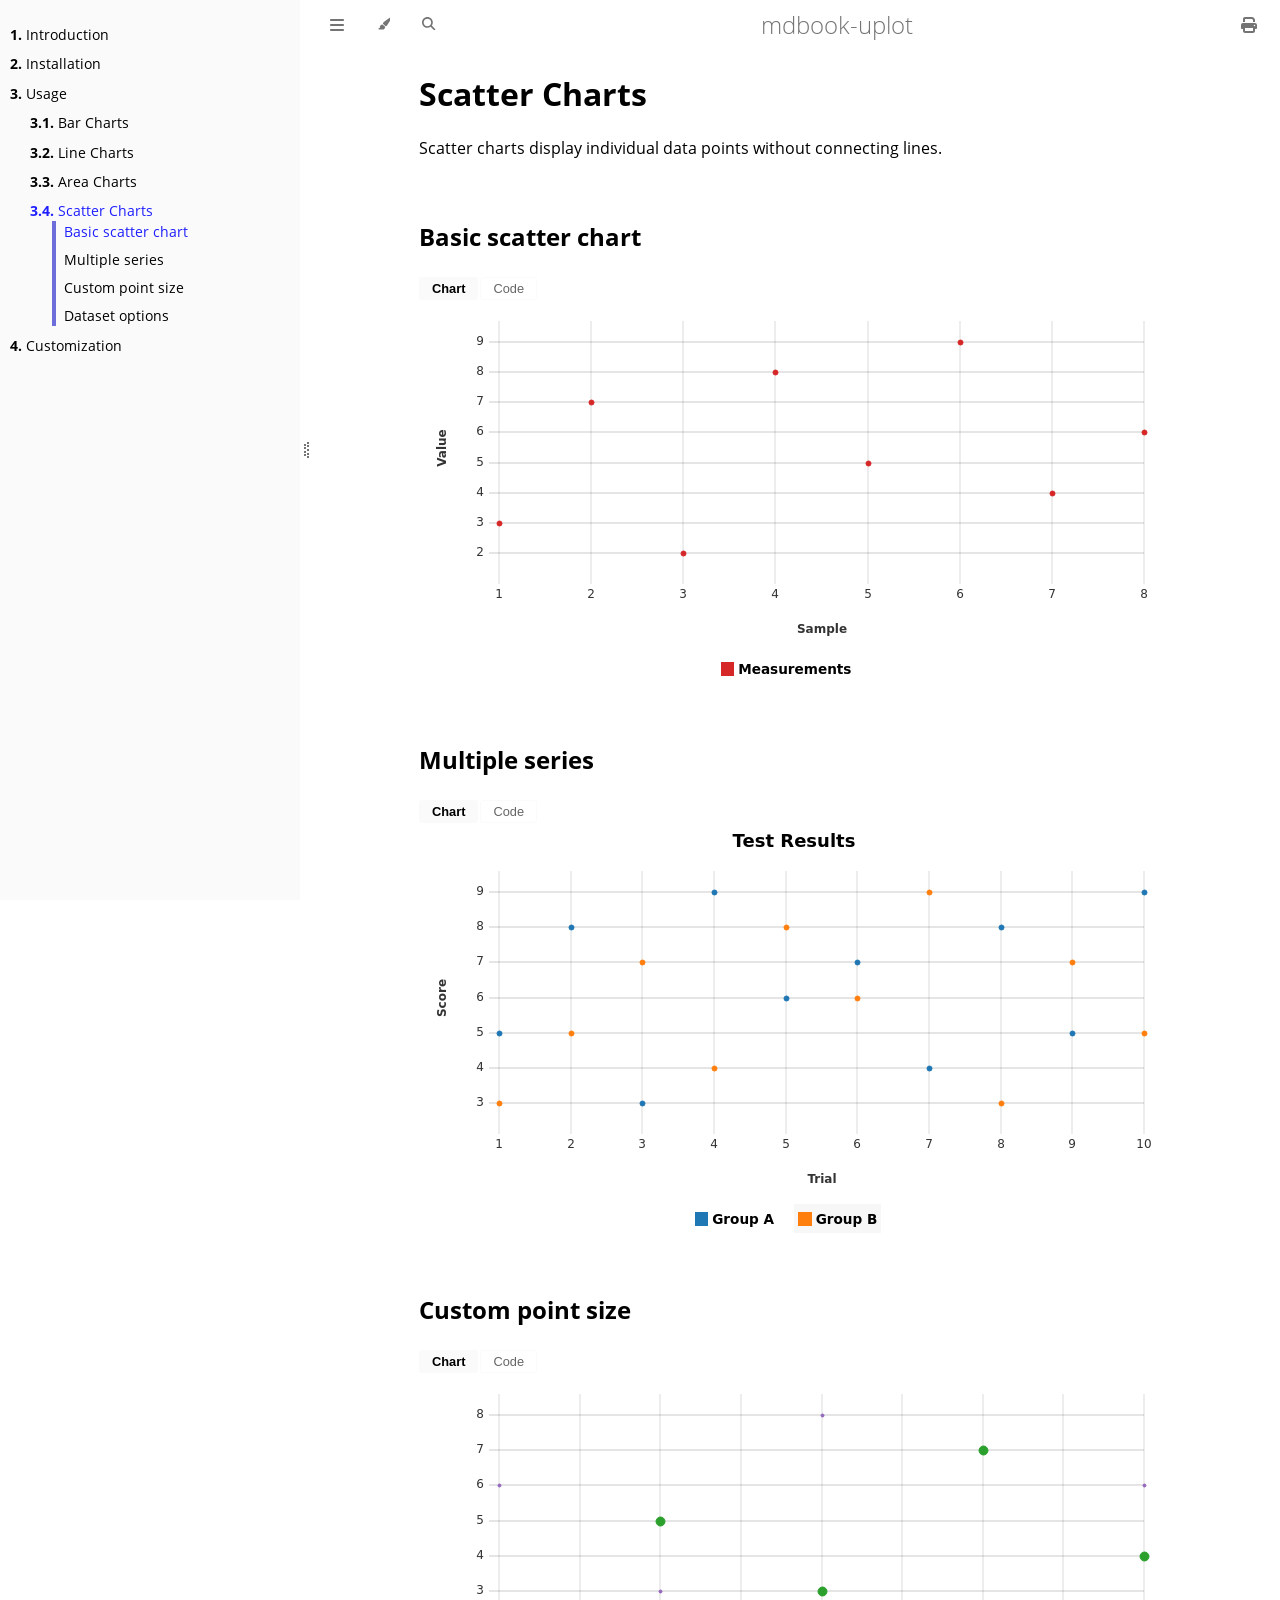
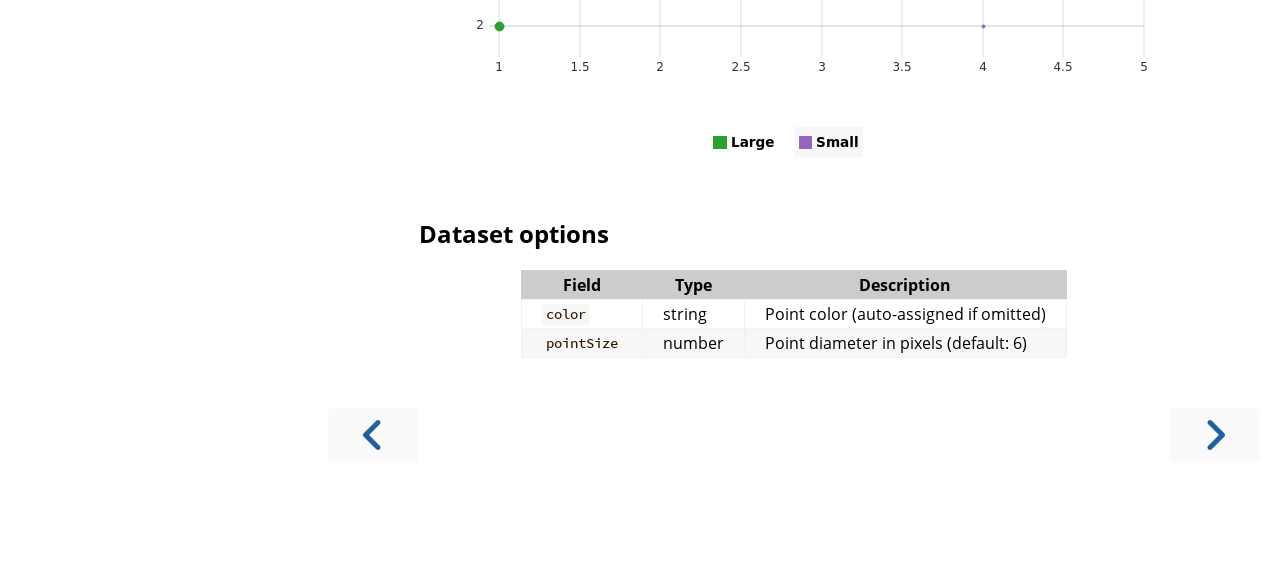
<file: scatter-charts.html>
<!DOCTYPE HTML>
<html lang="en" class="light sidebar-visible" dir="ltr">
    <head>
        <!-- Book generated using mdBook -->
        <meta charset="UTF-8">
        <title>Scatter Charts - mdbook-uplot</title>


        <!-- Custom HTML head -->

        <meta name="description" content="">
        <meta name="viewport" content="width=device-width, initial-scale=1">
        <meta name="theme-color" content="#ffffff">

        <link rel="icon" href="favicon-de23e50b.svg">
        <link rel="shortcut icon" href="favicon-8114d1fc.png">
        <link rel="stylesheet" href="css/variables-8adf115d.css">
        <link rel="stylesheet" href="css/general-0392ca55.css">
        <link rel="stylesheet" href="css/chrome-fc474251.css">
        <link rel="stylesheet" href="css/print-9e4910d8.css" media="print">

        <!-- Fonts -->
        <link rel="stylesheet" href="fonts/fonts-9644e21d.css">

        <!-- Highlight.js Stylesheets -->
        <link rel="stylesheet" id="mdbook-highlight-css" href="highlight-493f70e1.css">
        <link rel="stylesheet" id="mdbook-tomorrow-night-css" href="tomorrow-night-4c0ae647.css">
        <link rel="stylesheet" id="mdbook-ayu-highlight-css" href="ayu-highlight-3fdfc3ac.css">

        <!-- Custom theme stylesheets -->
        <link rel="stylesheet" href="assets/uplot/uplot-df630c6a.min.css">
        <link rel="stylesheet" href="assets/uplot/uplot-charts-e4c6f506.css">


        <!-- Provide site root and default themes to javascript -->
        <script>
            const path_to_root = "";
            const default_light_theme = "light";
            const default_dark_theme = "navy";
            window.path_to_searchindex_js = "searchindex-cc75be9f.js";
        </script>
        <!-- Start loading toc.js asap -->
        <script src="toc-3dd086d0.js"></script>
    </head>
    <body>
    <div id="mdbook-help-container">
        <div id="mdbook-help-popup">
            <h2 class="mdbook-help-title">Keyboard shortcuts</h2>
            <div>
                <p>Press <kbd>←</kbd> or <kbd>→</kbd> to navigate between chapters</p>
                <p>Press <kbd>S</kbd> or <kbd>/</kbd> to search in the book</p>
                <p>Press <kbd>?</kbd> to show this help</p>
                <p>Press <kbd>Esc</kbd> to hide this help</p>
            </div>
        </div>
    </div>
    <div id="mdbook-body-container">
        <!-- Work around some values being stored in localStorage wrapped in quotes -->
        <script>
            try {
                let theme = localStorage.getItem('mdbook-theme');
                let sidebar = localStorage.getItem('mdbook-sidebar');

                if (theme.startsWith('"') && theme.endsWith('"')) {
                    localStorage.setItem('mdbook-theme', theme.slice(1, theme.length - 1));
                }

                if (sidebar.startsWith('"') && sidebar.endsWith('"')) {
                    localStorage.setItem('mdbook-sidebar', sidebar.slice(1, sidebar.length - 1));
                }
            } catch (e) { }
        </script>

        <!-- Set the theme before any content is loaded, prevents flash -->
        <script>
            const default_theme = window.matchMedia("(prefers-color-scheme: dark)").matches ? default_dark_theme : default_light_theme;
            let theme;
            try { theme = localStorage.getItem('mdbook-theme'); } catch(e) { }
            if (theme === null || theme === undefined) { theme = default_theme; }
            const html = document.documentElement;
            html.classList.remove('light')
            html.classList.add(theme);
            html.classList.add("js");
        </script>

        <input type="checkbox" id="mdbook-sidebar-toggle-anchor" class="hidden">

        <!-- Hide / unhide sidebar before it is displayed -->
        <script>
            let sidebar = null;
            const sidebar_toggle = document.getElementById("mdbook-sidebar-toggle-anchor");
            if (document.body.clientWidth >= 1080) {
                try { sidebar = localStorage.getItem('mdbook-sidebar'); } catch(e) { }
                sidebar = sidebar || 'visible';
            } else {
                sidebar = 'hidden';
                sidebar_toggle.checked = false;
            }
            if (sidebar === 'visible') {
                sidebar_toggle.checked = true;
            } else {
                html.classList.remove('sidebar-visible');
            }
        </script>

        <nav id="mdbook-sidebar" class="sidebar" aria-label="Table of contents">
            <!-- populated by js -->
            <mdbook-sidebar-scrollbox class="sidebar-scrollbox"></mdbook-sidebar-scrollbox>
            <noscript>
                <iframe class="sidebar-iframe-outer" src="toc.html"></iframe>
            </noscript>
            <div id="mdbook-sidebar-resize-handle" class="sidebar-resize-handle">
                <div class="sidebar-resize-indicator"></div>
            </div>
        </nav>

        <div id="mdbook-page-wrapper" class="page-wrapper">

            <div class="page">
                <div id="mdbook-menu-bar-hover-placeholder"></div>
                <div id="mdbook-menu-bar" class="menu-bar sticky">
                    <div class="left-buttons">
                        <label id="mdbook-sidebar-toggle" class="icon-button" for="mdbook-sidebar-toggle-anchor" title="Toggle Table of Contents" aria-label="Toggle Table of Contents" aria-controls="mdbook-sidebar">
                            <span class=fa-svg><svg xmlns="http://www.w3.org/2000/svg" viewBox="0 0 448 512"><!--! Font Awesome Free 6.2.0 by @fontawesome - https://fontawesome.com License - https://fontawesome.com/license/free (Icons: CC BY 4.0, Fonts: SIL OFL 1.1, Code: MIT License) Copyright 2022 Fonticons, Inc. --><path d="M0 96C0 78.3 14.3 64 32 64H416c17.7 0 32 14.3 32 32s-14.3 32-32 32H32C14.3 128 0 113.7 0 96zM0 256c0-17.7 14.3-32 32-32H416c17.7 0 32 14.3 32 32s-14.3 32-32 32H32c-17.7 0-32-14.3-32-32zM448 416c0 17.7-14.3 32-32 32H32c-17.7 0-32-14.3-32-32s14.3-32 32-32H416c17.7 0 32 14.3 32 32z"/></svg></span>
                        </label>
                        <button id="mdbook-theme-toggle" class="icon-button" type="button" title="Change theme" aria-label="Change theme" aria-haspopup="true" aria-expanded="false" aria-controls="mdbook-theme-list">
                            <span class=fa-svg><svg xmlns="http://www.w3.org/2000/svg" viewBox="0 0 576 512"><!--! Font Awesome Free 6.2.0 by @fontawesome - https://fontawesome.com License - https://fontawesome.com/license/free (Icons: CC BY 4.0, Fonts: SIL OFL 1.1, Code: MIT License) Copyright 2022 Fonticons, Inc. --><path d="M371.3 367.1c27.3-3.9 51.9-19.4 67.2-42.9L600.2 74.1c12.6-19.5 9.4-45.3-7.6-61.2S549.7-4.4 531.1 9.6L294.4 187.2c-24 18-38.2 46.1-38.4 76.1L371.3 367.1zm-19.6 25.4l-116-104.4C175.9 290.3 128 339.6 128 400c0 3.9 .2 7.8 .6 11.6c1.8 17.5-10.2 36.4-27.8 36.4H96c-17.7 0-32 14.3-32 32s14.3 32 32 32H240c61.9 0 112-50.1 112-112c0-2.5-.1-5-.2-7.5z"/></svg></span>
                        </button>
                        <ul id="mdbook-theme-list" class="theme-popup" aria-label="Themes" role="menu">
                            <li role="none"><button role="menuitem" class="theme" id="mdbook-theme-default_theme">Auto</button></li>
                            <li role="none"><button role="menuitem" class="theme" id="mdbook-theme-light">Light</button></li>
                            <li role="none"><button role="menuitem" class="theme" id="mdbook-theme-rust">Rust</button></li>
                            <li role="none"><button role="menuitem" class="theme" id="mdbook-theme-coal">Coal</button></li>
                            <li role="none"><button role="menuitem" class="theme" id="mdbook-theme-navy">Navy</button></li>
                            <li role="none"><button role="menuitem" class="theme" id="mdbook-theme-ayu">Ayu</button></li>
                        </ul>
                        <button id="mdbook-search-toggle" class="icon-button" type="button" title="Search (`/`)" aria-label="Toggle Searchbar" aria-expanded="false" aria-keyshortcuts="/ s" aria-controls="mdbook-searchbar">
                            <span class=fa-svg><svg xmlns="http://www.w3.org/2000/svg" viewBox="0 0 512 512"><!--! Font Awesome Free 6.2.0 by @fontawesome - https://fontawesome.com License - https://fontawesome.com/license/free (Icons: CC BY 4.0, Fonts: SIL OFL 1.1, Code: MIT License) Copyright 2022 Fonticons, Inc. --><path d="M416 208c0 45.9-14.9 88.3-40 122.7L502.6 457.4c12.5 12.5 12.5 32.8 0 45.3s-32.8 12.5-45.3 0L330.7 376c-34.4 25.2-76.8 40-122.7 40C93.1 416 0 322.9 0 208S93.1 0 208 0S416 93.1 416 208zM208 352c79.5 0 144-64.5 144-144s-64.5-144-144-144S64 128.5 64 208s64.5 144 144 144z"/></svg></span>
                        </button>
                    </div>

                    <h1 class="menu-title">mdbook-uplot</h1>

                    <div class="right-buttons">
                        <a href="print.html" title="Print this book" aria-label="Print this book">
                            <span class=fa-svg id="print-button"><svg xmlns="http://www.w3.org/2000/svg" viewBox="0 0 512 512"><!--! Font Awesome Free 6.2.0 by @fontawesome - https://fontawesome.com License - https://fontawesome.com/license/free (Icons: CC BY 4.0, Fonts: SIL OFL 1.1, Code: MIT License) Copyright 2022 Fonticons, Inc. --><path d="M128 0C92.7 0 64 28.7 64 64v96h64V64H354.7L384 93.3V160h64V93.3c0-17-6.7-33.3-18.7-45.3L400 18.7C388 6.7 371.7 0 354.7 0H128zM384 352v32 64H128V384 368 352H384zm64 32h32c17.7 0 32-14.3 32-32V256c0-35.3-28.7-64-64-64H64c-35.3 0-64 28.7-64 64v96c0 17.7 14.3 32 32 32H64v64c0 35.3 28.7 64 64 64H384c35.3 0 64-28.7 64-64V384zm-16-88c-13.3 0-24-10.7-24-24s10.7-24 24-24s24 10.7 24 24s-10.7 24-24 24z"/></svg></span>
                        </a>

                    </div>
                </div>

                <div id="mdbook-search-wrapper" class="hidden">
                    <form id="mdbook-searchbar-outer" class="searchbar-outer">
                        <div class="search-wrapper">
                            <input type="search" id="mdbook-searchbar" name="searchbar" placeholder="Search this book ..." aria-controls="mdbook-searchresults-outer" aria-describedby="searchresults-header">
                            <div class="spinner-wrapper">
                                <span class=fa-svg id="fa-spin"><svg xmlns="http://www.w3.org/2000/svg" viewBox="0 0 512 512"><!--! Font Awesome Free 6.2.0 by @fontawesome - https://fontawesome.com License - https://fontawesome.com/license/free (Icons: CC BY 4.0, Fonts: SIL OFL 1.1, Code: MIT License) Copyright 2022 Fonticons, Inc. --><path d="M304 48c0-26.5-21.5-48-48-48s-48 21.5-48 48s21.5 48 48 48s48-21.5 48-48zm0 416c0-26.5-21.5-48-48-48s-48 21.5-48 48s21.5 48 48 48s48-21.5 48-48zM48 304c26.5 0 48-21.5 48-48s-21.5-48-48-48s-48 21.5-48 48s21.5 48 48 48zm464-48c0-26.5-21.5-48-48-48s-48 21.5-48 48s21.5 48 48 48s48-21.5 48-48zM142.9 437c18.7-18.7 18.7-49.1 0-67.9s-49.1-18.7-67.9 0s-18.7 49.1 0 67.9s49.1 18.7 67.9 0zm0-294.2c18.7-18.7 18.7-49.1 0-67.9S93.7 56.2 75 75s-18.7 49.1 0 67.9s49.1 18.7 67.9 0zM369.1 437c18.7 18.7 49.1 18.7 67.9 0s18.7-49.1 0-67.9s-49.1-18.7-67.9 0s-18.7 49.1 0 67.9z"/></svg></span>
                            </div>
                        </div>
                    </form>
                    <div id="mdbook-searchresults-outer" class="searchresults-outer hidden">
                        <div id="mdbook-searchresults-header" class="searchresults-header"></div>
                        <ul id="mdbook-searchresults">
                        </ul>
                    </div>
                </div>

                <!-- Apply ARIA attributes after the sidebar and the sidebar toggle button are added to the DOM -->
                <script>
                    document.getElementById('mdbook-sidebar-toggle').setAttribute('aria-expanded', sidebar === 'visible');
                    document.getElementById('mdbook-sidebar').setAttribute('aria-hidden', sidebar !== 'visible');
                    Array.from(document.querySelectorAll('#mdbook-sidebar a')).forEach(function(link) {
                        link.setAttribute('tabIndex', sidebar === 'visible' ? 0 : -1);
                    });
                </script>

                <div id="mdbook-content" class="content">
                    <main>
                        <h1 id="scatter-charts"><a class="header" href="#scatter-charts">Scatter Charts</a></h1>
<p>Scatter charts display individual data points without connecting lines.</p>
<h2 id="basic-scatter-chart"><a class="header" href="#basic-scatter-chart">Basic scatter chart</a></h2>
<div class="uplot-chart"><script type="application/json" class="uplot-data">{
  "type": "scatter",
  "labels": [1, 2, 3, 4, 5, 6, 7, 8],
  "datasets": [
    { "label": "Measurements", "data": [3, 7, 2, 8, 5, 9, 4, 6], "color": "#d62728" }
  ],
  "axes": { "x": "Sample", "y": "Value" }
}
</script></div>

<h2 id="multiple-series"><a class="header" href="#multiple-series">Multiple series</a></h2>
<div class="uplot-chart"><script type="application/json" class="uplot-data">{
  "type": "scatter",
  "title": "Test Results",
  "labels": [1, 2, 3, 4, 5, 6, 7, 8, 9, 10],
  "datasets": [
    { "label": "Group A", "data": [5, 8, 3, 9, 6, 7, 4, 8, 5, 9], "color": "#1f77b4" },
    { "label": "Group B", "data": [3, 5, 7, 4, 8, 6, 9, 3, 7, 5], "color": "#ff7f0e" }
  ],
  "axes": { "x": "Trial", "y": "Score" }
}
</script></div>

<h2 id="custom-point-size"><a class="header" href="#custom-point-size">Custom point size</a></h2>
<div class="uplot-chart"><script type="application/json" class="uplot-data">{
  "type": "scatter",
  "labels": [1, 2, 3, 4, 5],
  "datasets": [
    { "label": "Large", "data": [2, 5, 3, 7, 4], "color": "#2ca02c", "pointSize": 10 },
    { "label": "Small", "data": [6, 3, 8, 2, 6], "color": "#9467bd", "pointSize": 4 }
  ]
}
</script></div>

<h2 id="dataset-options"><a class="header" href="#dataset-options">Dataset options</a></h2>
<div class="table-wrapper">
<table>
<thead>
<tr><th>Field</th><th>Type</th><th>Description</th></tr>
</thead>
<tbody>
<tr><td><code>color</code></td><td>string</td><td>Point color (auto-assigned if omitted)</td></tr>
<tr><td><code>pointSize</code></td><td>number</td><td>Point diameter in pixels (default: 6)</td></tr>
</tbody>
</table>
</div>

                    </main>

                    <nav class="nav-wrapper" aria-label="Page navigation">
                        <!-- Mobile navigation buttons -->
                            <a rel="prev" href="area-charts.html" class="mobile-nav-chapters previous" title="Previous chapter" aria-label="Previous chapter" aria-keyshortcuts="Left">
                                <span class=fa-svg><svg xmlns="http://www.w3.org/2000/svg" viewBox="0 0 320 512"><!--! Font Awesome Free 6.2.0 by @fontawesome - https://fontawesome.com License - https://fontawesome.com/license/free (Icons: CC BY 4.0, Fonts: SIL OFL 1.1, Code: MIT License) Copyright 2022 Fonticons, Inc. --><path d="M41.4 233.4c-12.5 12.5-12.5 32.8 0 45.3l160 160c12.5 12.5 32.8 12.5 45.3 0s12.5-32.8 0-45.3L109.3 256 246.6 118.6c12.5-12.5 12.5-32.8 0-45.3s-32.8-12.5-45.3 0l-160 160z"/></svg></span>
                            </a>

                            <a rel="next prefetch" href="customization.html" class="mobile-nav-chapters next" title="Next chapter" aria-label="Next chapter" aria-keyshortcuts="Right">
                                <span class=fa-svg><svg xmlns="http://www.w3.org/2000/svg" viewBox="0 0 320 512"><!--! Font Awesome Free 6.2.0 by @fontawesome - https://fontawesome.com License - https://fontawesome.com/license/free (Icons: CC BY 4.0, Fonts: SIL OFL 1.1, Code: MIT License) Copyright 2022 Fonticons, Inc. --><path d="M278.6 233.4c12.5 12.5 12.5 32.8 0 45.3l-160 160c-12.5 12.5-32.8 12.5-45.3 0s-12.5-32.8 0-45.3L210.7 256 73.4 118.6c-12.5-12.5-12.5-32.8 0-45.3s32.8-12.5 45.3 0l160 160z"/></svg></span>
                            </a>

                        <div style="clear: both"></div>
                    </nav>
                </div>
            </div>

            <nav class="nav-wide-wrapper" aria-label="Page navigation">
                    <a rel="prev" href="area-charts.html" class="nav-chapters previous" title="Previous chapter" aria-label="Previous chapter" aria-keyshortcuts="Left">
                        <span class=fa-svg><svg xmlns="http://www.w3.org/2000/svg" viewBox="0 0 320 512"><!--! Font Awesome Free 6.2.0 by @fontawesome - https://fontawesome.com License - https://fontawesome.com/license/free (Icons: CC BY 4.0, Fonts: SIL OFL 1.1, Code: MIT License) Copyright 2022 Fonticons, Inc. --><path d="M41.4 233.4c-12.5 12.5-12.5 32.8 0 45.3l160 160c12.5 12.5 32.8 12.5 45.3 0s12.5-32.8 0-45.3L109.3 256 246.6 118.6c12.5-12.5 12.5-32.8 0-45.3s-32.8-12.5-45.3 0l-160 160z"/></svg></span>
                    </a>

                    <a rel="next prefetch" href="customization.html" class="nav-chapters next" title="Next chapter" aria-label="Next chapter" aria-keyshortcuts="Right">
                        <span class=fa-svg><svg xmlns="http://www.w3.org/2000/svg" viewBox="0 0 320 512"><!--! Font Awesome Free 6.2.0 by @fontawesome - https://fontawesome.com License - https://fontawesome.com/license/free (Icons: CC BY 4.0, Fonts: SIL OFL 1.1, Code: MIT License) Copyright 2022 Fonticons, Inc. --><path d="M278.6 233.4c12.5 12.5 12.5 32.8 0 45.3l-160 160c-12.5 12.5-32.8 12.5-45.3 0s-12.5-32.8 0-45.3L210.7 256 73.4 118.6c-12.5-12.5-12.5-32.8 0-45.3s32.8-12.5 45.3 0l160 160z"/></svg></span>
                    </a>
            </nav>

        </div>

        <template id=fa-eye><span class=fa-svg><svg xmlns="http://www.w3.org/2000/svg" viewBox="0 0 576 512"><!--! Font Awesome Free 6.2.0 by @fontawesome - https://fontawesome.com License - https://fontawesome.com/license/free (Icons: CC BY 4.0, Fonts: SIL OFL 1.1, Code: MIT License) Copyright 2022 Fonticons, Inc. --><path d="M288 32c-80.8 0-145.5 36.8-192.6 80.6C48.6 156 17.3 208 2.5 243.7c-3.3 7.9-3.3 16.7 0 24.6C17.3 304 48.6 356 95.4 399.4C142.5 443.2 207.2 480 288 480s145.5-36.8 192.6-80.6c46.8-43.5 78.1-95.4 93-131.1c3.3-7.9 3.3-16.7 0-24.6c-14.9-35.7-46.2-87.7-93-131.1C433.5 68.8 368.8 32 288 32zM432 256c0 79.5-64.5 144-144 144s-144-64.5-144-144s64.5-144 144-144s144 64.5 144 144zM288 192c0 35.3-28.7 64-64 64c-11.5 0-22.3-3-31.6-8.4c-.2 2.8-.4 5.5-.4 8.4c0 53 43 96 96 96s96-43 96-96s-43-96-96-96c-2.8 0-5.6 .1-8.4 .4c5.3 9.3 8.4 20.1 8.4 31.6z"/></svg></span></template>
        <template id=fa-eye-slash><span class=fa-svg><svg xmlns="http://www.w3.org/2000/svg" viewBox="0 0 640 512"><!--! Font Awesome Free 6.2.0 by @fontawesome - https://fontawesome.com License - https://fontawesome.com/license/free (Icons: CC BY 4.0, Fonts: SIL OFL 1.1, Code: MIT License) Copyright 2022 Fonticons, Inc. --><path d="M38.8 5.1C28.4-3.1 13.3-1.2 5.1 9.2S-1.2 34.7 9.2 42.9l592 464c10.4 8.2 25.5 6.3 33.7-4.1s6.3-25.5-4.1-33.7L525.6 386.7c39.6-40.6 66.4-86.1 79.9-118.4c3.3-7.9 3.3-16.7 0-24.6c-14.9-35.7-46.2-87.7-93-131.1C465.5 68.8 400.8 32 320 32c-68.2 0-125 26.3-169.3 60.8L38.8 5.1zM223.1 149.5C248.6 126.2 282.7 112 320 112c79.5 0 144 64.5 144 144c0 24.9-6.3 48.3-17.4 68.7L408 294.5c5.2-11.8 8-24.8 8-38.5c0-53-43-96-96-96c-2.8 0-5.6 .1-8.4 .4c5.3 9.3 8.4 20.1 8.4 31.6c0 10.2-2.4 19.8-6.6 28.3l-90.3-70.8zm223.1 298L373 389.9c-16.4 6.5-34.3 10.1-53 10.1c-79.5 0-144-64.5-144-144c0-6.9 .5-13.6 1.4-20.2L83.1 161.5C60.3 191.2 44 220.8 34.5 243.7c-3.3 7.9-3.3 16.7 0 24.6c14.9 35.7 46.2 87.7 93 131.1C174.5 443.2 239.2 480 320 480c47.8 0 89.9-12.9 126.2-32.5z"/></svg></span></template>
        <template id=fa-copy><span class=fa-svg><svg xmlns="http://www.w3.org/2000/svg" viewBox="0 0 512 512"><!--! Font Awesome Free 6.2.0 by @fontawesome - https://fontawesome.com License - https://fontawesome.com/license/free (Icons: CC BY 4.0, Fonts: SIL OFL 1.1, Code: MIT License) Copyright 2022 Fonticons, Inc. --><path d="M502.6 70.63l-61.25-61.25C435.4 3.371 427.2 0 418.7 0H255.1c-35.35 0-64 28.66-64 64l.0195 256C192 355.4 220.7 384 256 384h192c35.2 0 64-28.8 64-64V93.25C512 84.77 508.6 76.63 502.6 70.63zM464 320c0 8.836-7.164 16-16 16H255.1c-8.838 0-16-7.164-16-16L239.1 64.13c0-8.836 7.164-16 16-16h128L384 96c0 17.67 14.33 32 32 32h47.1V320zM272 448c0 8.836-7.164 16-16 16H63.1c-8.838 0-16-7.164-16-16L47.98 192.1c0-8.836 7.164-16 16-16H160V128H63.99c-35.35 0-64 28.65-64 64l.0098 256C.002 483.3 28.66 512 64 512h192c35.2 0 64-28.8 64-64v-32h-47.1L272 448z"/></svg></span></template>
        <template id=fa-play><span class=fa-svg><svg xmlns="http://www.w3.org/2000/svg" viewBox="0 0 384 512"><!--! Font Awesome Free 6.2.0 by @fontawesome - https://fontawesome.com License - https://fontawesome.com/license/free (Icons: CC BY 4.0, Fonts: SIL OFL 1.1, Code: MIT License) Copyright 2022 Fonticons, Inc. --><path d="M73 39c-14.8-9.1-33.4-9.4-48.5-.9S0 62.6 0 80V432c0 17.4 9.4 33.4 24.5 41.9s33.7 8.1 48.5-.9L361 297c14.3-8.7 23-24.2 23-41s-8.7-32.2-23-41L73 39z"/></svg></span></template>
        <template id=fa-clock-rotate-left><span class=fa-svg><svg xmlns="http://www.w3.org/2000/svg" viewBox="0 0 512 512"><!--! Font Awesome Free 6.2.0 by @fontawesome - https://fontawesome.com License - https://fontawesome.com/license/free (Icons: CC BY 4.0, Fonts: SIL OFL 1.1, Code: MIT License) Copyright 2022 Fonticons, Inc. --><path d="M75 75L41 41C25.9 25.9 0 36.6 0 57.9V168c0 13.3 10.7 24 24 24H134.1c21.4 0 32.1-25.9 17-41l-30.8-30.8C155 85.5 203 64 256 64c106 0 192 86 192 192s-86 192-192 192c-40.8 0-78.6-12.7-109.7-34.4c-14.5-10.1-34.4-6.6-44.6 7.9s-6.6 34.4 7.9 44.6C151.2 495 201.7 512 256 512c141.4 0 256-114.6 256-256S397.4 0 256 0C185.3 0 121.3 28.7 75 75zm181 53c-13.3 0-24 10.7-24 24V256c0 6.4 2.5 12.5 7 17l72 72c9.4 9.4 24.6 9.4 33.9 0s9.4-24.6 0-33.9l-65-65V152c0-13.3-10.7-24-24-24z"/></svg></span></template>



        <script>
            window.playground_copyable = true;
        </script>


        <script src="elasticlunr-ef4e11c1.min.js"></script>
        <script src="mark-09e88c2c.min.js"></script>
        <script src="searcher-09f2665d.js"></script>

        <script src="clipboard-1626706a.min.js"></script>
        <script src="highlight-abc7f01d.js"></script>
        <script src="book-c22b7243.js"></script>

        <!-- Custom JS scripts -->
        <script src="assets/uplot/uplot-19c8d4c6.min.js"></script>
        <script src="assets/uplot/uplot-bars-e87c9b6f.js"></script>
        <script src="assets/uplot/uplot-init-e964ccf8.js"></script>



    </div>
    </body>
</html>
</file>
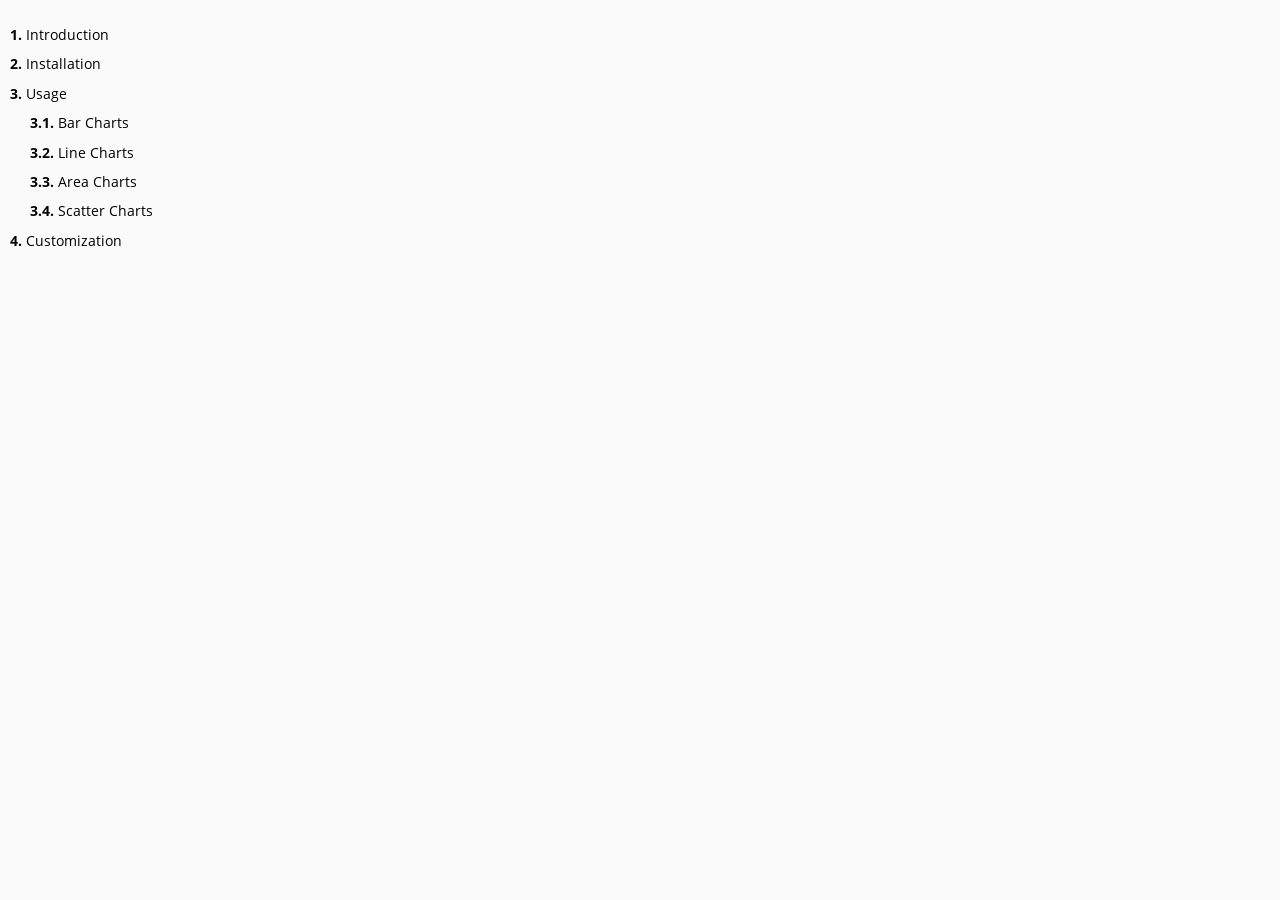
<file: toc.html>
<!DOCTYPE HTML>
<html lang="en" class="light" dir="ltr">
    <head>
        <!-- sidebar iframe generated using mdBook

        This is a frame, and not included directly in the page, to control the total size of the
        book. The TOC contains an entry for each page, so if each page includes a copy of the TOC,
        the total size of the page becomes O(n**2).

        The frame is only used as a fallback when JS is turned off. When it's on, the sidebar is
        instead added to the main page by `toc.js` instead. The JavaScript mode is better
        because, when running in a `file:///` URL, the iframed page would not be Same-Origin as
        the rest of the page, so the sidebar and the main page theme would fall out of sync.
        -->
        <meta charset="UTF-8">
        <meta name="robots" content="noindex">
        <!-- Custom HTML head -->
        <meta name="viewport" content="width=device-width, initial-scale=1">
        <meta name="theme-color" content="#ffffff">
        <link rel="stylesheet" href="css/variables-8adf115d.css">
        <link rel="stylesheet" href="css/general-0392ca55.css">
        <link rel="stylesheet" href="css/chrome-fc474251.css">
        <link rel="stylesheet" href="css/print-9e4910d8.css" media="print">
        <!-- Fonts -->
        <link rel="stylesheet" href="fonts/fonts-9644e21d.css">
        <!-- Custom theme stylesheets -->
        <link rel="stylesheet" href="assets/uplot/uplot-df630c6a.min.css">
        <link rel="stylesheet" href="assets/uplot/uplot-charts-e4c6f506.css">
    </head>
    <body class="sidebar-iframe-inner">
        <ol class="chapter"><li class="chapter-item expanded "><span class="chapter-link-wrapper"><a href="index.html" target="_parent"><strong aria-hidden="true">1.</strong> Introduction</a></span></li><li class="chapter-item expanded "><span class="chapter-link-wrapper"><a href="installation.html" target="_parent"><strong aria-hidden="true">2.</strong> Installation</a></span></li><li class="chapter-item expanded "><span class="chapter-link-wrapper"><a href="usage.html" target="_parent"><strong aria-hidden="true">3.</strong> Usage</a></span><ol class="section"><li class="chapter-item expanded "><span class="chapter-link-wrapper"><a href="bar-charts.html" target="_parent"><strong aria-hidden="true">3.1.</strong> Bar Charts</a></span></li><li class="chapter-item expanded "><span class="chapter-link-wrapper"><a href="line-charts.html" target="_parent"><strong aria-hidden="true">3.2.</strong> Line Charts</a></span></li><li class="chapter-item expanded "><span class="chapter-link-wrapper"><a href="area-charts.html" target="_parent"><strong aria-hidden="true">3.3.</strong> Area Charts</a></span></li><li class="chapter-item expanded "><span class="chapter-link-wrapper"><a href="scatter-charts.html" target="_parent"><strong aria-hidden="true">3.4.</strong> Scatter Charts</a></span></li></ol><li class="chapter-item expanded "><span class="chapter-link-wrapper"><a href="customization.html" target="_parent"><strong aria-hidden="true">4.</strong> Customization</a></span></li></ol>
    </body>
</html>
</file>
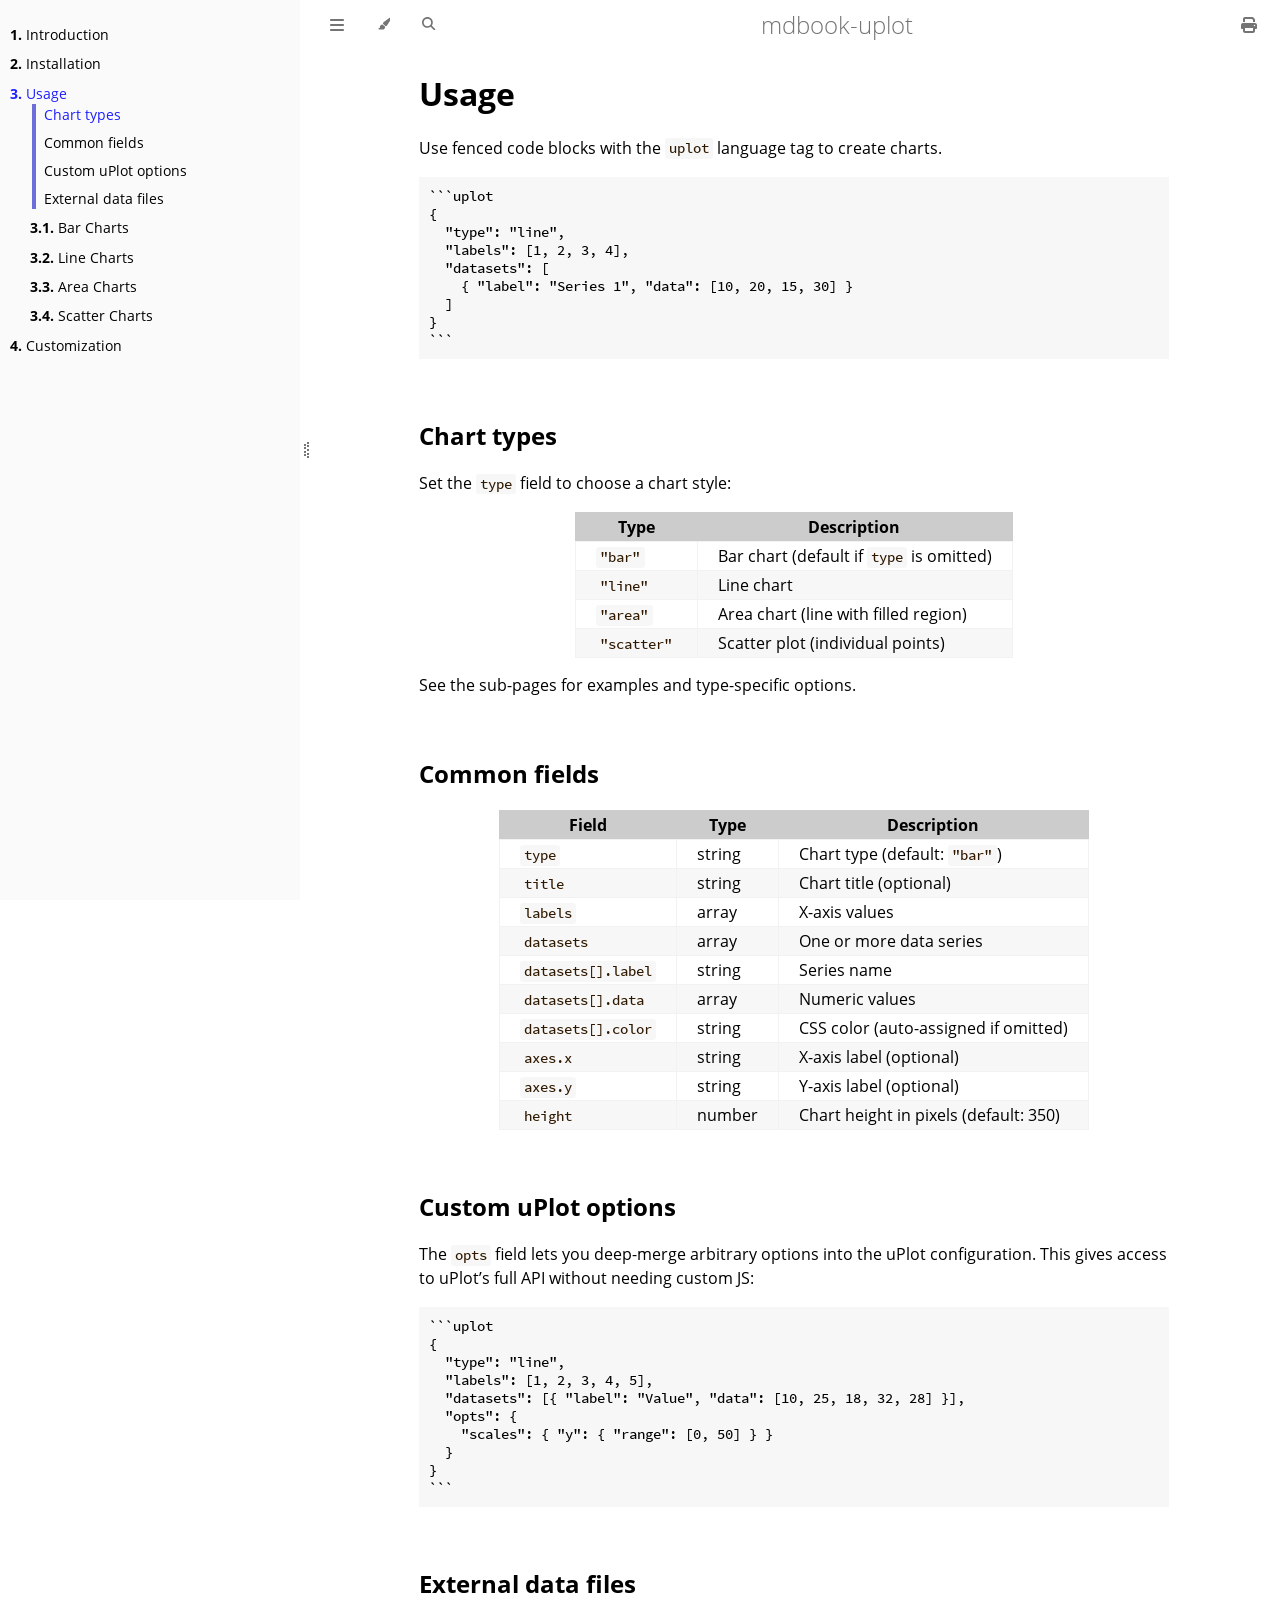
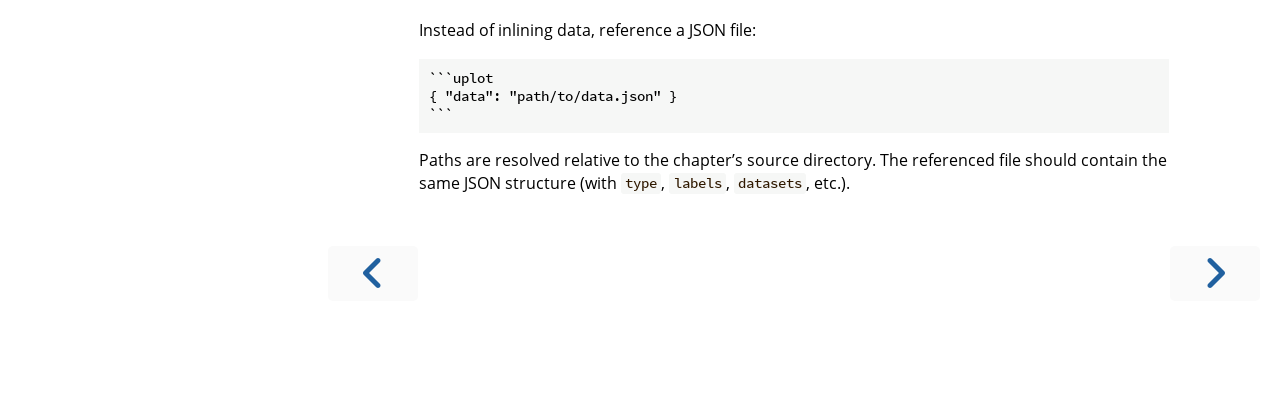
<file: usage.html>
<!DOCTYPE HTML>
<html lang="en" class="light sidebar-visible" dir="ltr">
    <head>
        <!-- Book generated using mdBook -->
        <meta charset="UTF-8">
        <title>Usage - mdbook-uplot</title>


        <!-- Custom HTML head -->

        <meta name="description" content="">
        <meta name="viewport" content="width=device-width, initial-scale=1">
        <meta name="theme-color" content="#ffffff">

        <link rel="icon" href="favicon-de23e50b.svg">
        <link rel="shortcut icon" href="favicon-8114d1fc.png">
        <link rel="stylesheet" href="css/variables-8adf115d.css">
        <link rel="stylesheet" href="css/general-0392ca55.css">
        <link rel="stylesheet" href="css/chrome-fc474251.css">
        <link rel="stylesheet" href="css/print-9e4910d8.css" media="print">

        <!-- Fonts -->
        <link rel="stylesheet" href="fonts/fonts-9644e21d.css">

        <!-- Highlight.js Stylesheets -->
        <link rel="stylesheet" id="mdbook-highlight-css" href="highlight-493f70e1.css">
        <link rel="stylesheet" id="mdbook-tomorrow-night-css" href="tomorrow-night-4c0ae647.css">
        <link rel="stylesheet" id="mdbook-ayu-highlight-css" href="ayu-highlight-3fdfc3ac.css">

        <!-- Custom theme stylesheets -->
        <link rel="stylesheet" href="assets/uplot/uplot-df630c6a.min.css">
        <link rel="stylesheet" href="assets/uplot/uplot-charts-e4c6f506.css">


        <!-- Provide site root and default themes to javascript -->
        <script>
            const path_to_root = "";
            const default_light_theme = "light";
            const default_dark_theme = "navy";
            window.path_to_searchindex_js = "searchindex-cc75be9f.js";
        </script>
        <!-- Start loading toc.js asap -->
        <script src="toc-3dd086d0.js"></script>
    </head>
    <body>
    <div id="mdbook-help-container">
        <div id="mdbook-help-popup">
            <h2 class="mdbook-help-title">Keyboard shortcuts</h2>
            <div>
                <p>Press <kbd>←</kbd> or <kbd>→</kbd> to navigate between chapters</p>
                <p>Press <kbd>S</kbd> or <kbd>/</kbd> to search in the book</p>
                <p>Press <kbd>?</kbd> to show this help</p>
                <p>Press <kbd>Esc</kbd> to hide this help</p>
            </div>
        </div>
    </div>
    <div id="mdbook-body-container">
        <!-- Work around some values being stored in localStorage wrapped in quotes -->
        <script>
            try {
                let theme = localStorage.getItem('mdbook-theme');
                let sidebar = localStorage.getItem('mdbook-sidebar');

                if (theme.startsWith('"') && theme.endsWith('"')) {
                    localStorage.setItem('mdbook-theme', theme.slice(1, theme.length - 1));
                }

                if (sidebar.startsWith('"') && sidebar.endsWith('"')) {
                    localStorage.setItem('mdbook-sidebar', sidebar.slice(1, sidebar.length - 1));
                }
            } catch (e) { }
        </script>

        <!-- Set the theme before any content is loaded, prevents flash -->
        <script>
            const default_theme = window.matchMedia("(prefers-color-scheme: dark)").matches ? default_dark_theme : default_light_theme;
            let theme;
            try { theme = localStorage.getItem('mdbook-theme'); } catch(e) { }
            if (theme === null || theme === undefined) { theme = default_theme; }
            const html = document.documentElement;
            html.classList.remove('light')
            html.classList.add(theme);
            html.classList.add("js");
        </script>

        <input type="checkbox" id="mdbook-sidebar-toggle-anchor" class="hidden">

        <!-- Hide / unhide sidebar before it is displayed -->
        <script>
            let sidebar = null;
            const sidebar_toggle = document.getElementById("mdbook-sidebar-toggle-anchor");
            if (document.body.clientWidth >= 1080) {
                try { sidebar = localStorage.getItem('mdbook-sidebar'); } catch(e) { }
                sidebar = sidebar || 'visible';
            } else {
                sidebar = 'hidden';
                sidebar_toggle.checked = false;
            }
            if (sidebar === 'visible') {
                sidebar_toggle.checked = true;
            } else {
                html.classList.remove('sidebar-visible');
            }
        </script>

        <nav id="mdbook-sidebar" class="sidebar" aria-label="Table of contents">
            <!-- populated by js -->
            <mdbook-sidebar-scrollbox class="sidebar-scrollbox"></mdbook-sidebar-scrollbox>
            <noscript>
                <iframe class="sidebar-iframe-outer" src="toc.html"></iframe>
            </noscript>
            <div id="mdbook-sidebar-resize-handle" class="sidebar-resize-handle">
                <div class="sidebar-resize-indicator"></div>
            </div>
        </nav>

        <div id="mdbook-page-wrapper" class="page-wrapper">

            <div class="page">
                <div id="mdbook-menu-bar-hover-placeholder"></div>
                <div id="mdbook-menu-bar" class="menu-bar sticky">
                    <div class="left-buttons">
                        <label id="mdbook-sidebar-toggle" class="icon-button" for="mdbook-sidebar-toggle-anchor" title="Toggle Table of Contents" aria-label="Toggle Table of Contents" aria-controls="mdbook-sidebar">
                            <span class=fa-svg><svg xmlns="http://www.w3.org/2000/svg" viewBox="0 0 448 512"><!--! Font Awesome Free 6.2.0 by @fontawesome - https://fontawesome.com License - https://fontawesome.com/license/free (Icons: CC BY 4.0, Fonts: SIL OFL 1.1, Code: MIT License) Copyright 2022 Fonticons, Inc. --><path d="M0 96C0 78.3 14.3 64 32 64H416c17.7 0 32 14.3 32 32s-14.3 32-32 32H32C14.3 128 0 113.7 0 96zM0 256c0-17.7 14.3-32 32-32H416c17.7 0 32 14.3 32 32s-14.3 32-32 32H32c-17.7 0-32-14.3-32-32zM448 416c0 17.7-14.3 32-32 32H32c-17.7 0-32-14.3-32-32s14.3-32 32-32H416c17.7 0 32 14.3 32 32z"/></svg></span>
                        </label>
                        <button id="mdbook-theme-toggle" class="icon-button" type="button" title="Change theme" aria-label="Change theme" aria-haspopup="true" aria-expanded="false" aria-controls="mdbook-theme-list">
                            <span class=fa-svg><svg xmlns="http://www.w3.org/2000/svg" viewBox="0 0 576 512"><!--! Font Awesome Free 6.2.0 by @fontawesome - https://fontawesome.com License - https://fontawesome.com/license/free (Icons: CC BY 4.0, Fonts: SIL OFL 1.1, Code: MIT License) Copyright 2022 Fonticons, Inc. --><path d="M371.3 367.1c27.3-3.9 51.9-19.4 67.2-42.9L600.2 74.1c12.6-19.5 9.4-45.3-7.6-61.2S549.7-4.4 531.1 9.6L294.4 187.2c-24 18-38.2 46.1-38.4 76.1L371.3 367.1zm-19.6 25.4l-116-104.4C175.9 290.3 128 339.6 128 400c0 3.9 .2 7.8 .6 11.6c1.8 17.5-10.2 36.4-27.8 36.4H96c-17.7 0-32 14.3-32 32s14.3 32 32 32H240c61.9 0 112-50.1 112-112c0-2.5-.1-5-.2-7.5z"/></svg></span>
                        </button>
                        <ul id="mdbook-theme-list" class="theme-popup" aria-label="Themes" role="menu">
                            <li role="none"><button role="menuitem" class="theme" id="mdbook-theme-default_theme">Auto</button></li>
                            <li role="none"><button role="menuitem" class="theme" id="mdbook-theme-light">Light</button></li>
                            <li role="none"><button role="menuitem" class="theme" id="mdbook-theme-rust">Rust</button></li>
                            <li role="none"><button role="menuitem" class="theme" id="mdbook-theme-coal">Coal</button></li>
                            <li role="none"><button role="menuitem" class="theme" id="mdbook-theme-navy">Navy</button></li>
                            <li role="none"><button role="menuitem" class="theme" id="mdbook-theme-ayu">Ayu</button></li>
                        </ul>
                        <button id="mdbook-search-toggle" class="icon-button" type="button" title="Search (`/`)" aria-label="Toggle Searchbar" aria-expanded="false" aria-keyshortcuts="/ s" aria-controls="mdbook-searchbar">
                            <span class=fa-svg><svg xmlns="http://www.w3.org/2000/svg" viewBox="0 0 512 512"><!--! Font Awesome Free 6.2.0 by @fontawesome - https://fontawesome.com License - https://fontawesome.com/license/free (Icons: CC BY 4.0, Fonts: SIL OFL 1.1, Code: MIT License) Copyright 2022 Fonticons, Inc. --><path d="M416 208c0 45.9-14.9 88.3-40 122.7L502.6 457.4c12.5 12.5 12.5 32.8 0 45.3s-32.8 12.5-45.3 0L330.7 376c-34.4 25.2-76.8 40-122.7 40C93.1 416 0 322.9 0 208S93.1 0 208 0S416 93.1 416 208zM208 352c79.5 0 144-64.5 144-144s-64.5-144-144-144S64 128.5 64 208s64.5 144 144 144z"/></svg></span>
                        </button>
                    </div>

                    <h1 class="menu-title">mdbook-uplot</h1>

                    <div class="right-buttons">
                        <a href="print.html" title="Print this book" aria-label="Print this book">
                            <span class=fa-svg id="print-button"><svg xmlns="http://www.w3.org/2000/svg" viewBox="0 0 512 512"><!--! Font Awesome Free 6.2.0 by @fontawesome - https://fontawesome.com License - https://fontawesome.com/license/free (Icons: CC BY 4.0, Fonts: SIL OFL 1.1, Code: MIT License) Copyright 2022 Fonticons, Inc. --><path d="M128 0C92.7 0 64 28.7 64 64v96h64V64H354.7L384 93.3V160h64V93.3c0-17-6.7-33.3-18.7-45.3L400 18.7C388 6.7 371.7 0 354.7 0H128zM384 352v32 64H128V384 368 352H384zm64 32h32c17.7 0 32-14.3 32-32V256c0-35.3-28.7-64-64-64H64c-35.3 0-64 28.7-64 64v96c0 17.7 14.3 32 32 32H64v64c0 35.3 28.7 64 64 64H384c35.3 0 64-28.7 64-64V384zm-16-88c-13.3 0-24-10.7-24-24s10.7-24 24-24s24 10.7 24 24s-10.7 24-24 24z"/></svg></span>
                        </a>

                    </div>
                </div>

                <div id="mdbook-search-wrapper" class="hidden">
                    <form id="mdbook-searchbar-outer" class="searchbar-outer">
                        <div class="search-wrapper">
                            <input type="search" id="mdbook-searchbar" name="searchbar" placeholder="Search this book ..." aria-controls="mdbook-searchresults-outer" aria-describedby="searchresults-header">
                            <div class="spinner-wrapper">
                                <span class=fa-svg id="fa-spin"><svg xmlns="http://www.w3.org/2000/svg" viewBox="0 0 512 512"><!--! Font Awesome Free 6.2.0 by @fontawesome - https://fontawesome.com License - https://fontawesome.com/license/free (Icons: CC BY 4.0, Fonts: SIL OFL 1.1, Code: MIT License) Copyright 2022 Fonticons, Inc. --><path d="M304 48c0-26.5-21.5-48-48-48s-48 21.5-48 48s21.5 48 48 48s48-21.5 48-48zm0 416c0-26.5-21.5-48-48-48s-48 21.5-48 48s21.5 48 48 48s48-21.5 48-48zM48 304c26.5 0 48-21.5 48-48s-21.5-48-48-48s-48 21.5-48 48s21.5 48 48 48zm464-48c0-26.5-21.5-48-48-48s-48 21.5-48 48s21.5 48 48 48s48-21.5 48-48zM142.9 437c18.7-18.7 18.7-49.1 0-67.9s-49.1-18.7-67.9 0s-18.7 49.1 0 67.9s49.1 18.7 67.9 0zm0-294.2c18.7-18.7 18.7-49.1 0-67.9S93.7 56.2 75 75s-18.7 49.1 0 67.9s49.1 18.7 67.9 0zM369.1 437c18.7 18.7 49.1 18.7 67.9 0s18.7-49.1 0-67.9s-49.1-18.7-67.9 0s-18.7 49.1 0 67.9z"/></svg></span>
                            </div>
                        </div>
                    </form>
                    <div id="mdbook-searchresults-outer" class="searchresults-outer hidden">
                        <div id="mdbook-searchresults-header" class="searchresults-header"></div>
                        <ul id="mdbook-searchresults">
                        </ul>
                    </div>
                </div>

                <!-- Apply ARIA attributes after the sidebar and the sidebar toggle button are added to the DOM -->
                <script>
                    document.getElementById('mdbook-sidebar-toggle').setAttribute('aria-expanded', sidebar === 'visible');
                    document.getElementById('mdbook-sidebar').setAttribute('aria-hidden', sidebar !== 'visible');
                    Array.from(document.querySelectorAll('#mdbook-sidebar a')).forEach(function(link) {
                        link.setAttribute('tabIndex', sidebar === 'visible' ? 0 : -1);
                    });
                </script>

                <div id="mdbook-content" class="content">
                    <main>
                        <h1 id="usage"><a class="header" href="#usage">Usage</a></h1>
<p>Use fenced code blocks with the <code>uplot</code> language tag to create charts.</p>
<pre><code class="language-markdown">```uplot
{
  "type": "line",
  "labels": [1, 2, 3, 4],
  "datasets": [
    { "label": "Series 1", "data": [10, 20, 15, 30] }
  ]
}
```
</code></pre>
<h2 id="chart-types"><a class="header" href="#chart-types">Chart types</a></h2>
<p>Set the <code>type</code> field to choose a chart style:</p>
<div class="table-wrapper">
<table>
<thead>
<tr><th>Type</th><th>Description</th></tr>
</thead>
<tbody>
<tr><td><code>"bar"</code></td><td>Bar chart (default if <code>type</code> is omitted)</td></tr>
<tr><td><code>"line"</code></td><td>Line chart</td></tr>
<tr><td><code>"area"</code></td><td>Area chart (line with filled region)</td></tr>
<tr><td><code>"scatter"</code></td><td>Scatter plot (individual points)</td></tr>
</tbody>
</table>
</div>
<p>See the sub-pages for examples and type-specific options.</p>
<h2 id="common-fields"><a class="header" href="#common-fields">Common fields</a></h2>
<div class="table-wrapper">
<table>
<thead>
<tr><th>Field</th><th>Type</th><th>Description</th></tr>
</thead>
<tbody>
<tr><td><code>type</code></td><td>string</td><td>Chart type (default: <code>"bar"</code>)</td></tr>
<tr><td><code>title</code></td><td>string</td><td>Chart title (optional)</td></tr>
<tr><td><code>labels</code></td><td>array</td><td>X-axis values</td></tr>
<tr><td><code>datasets</code></td><td>array</td><td>One or more data series</td></tr>
<tr><td><code>datasets[].label</code></td><td>string</td><td>Series name</td></tr>
<tr><td><code>datasets[].data</code></td><td>array</td><td>Numeric values</td></tr>
<tr><td><code>datasets[].color</code></td><td>string</td><td>CSS color (auto-assigned if omitted)</td></tr>
<tr><td><code>axes.x</code></td><td>string</td><td>X-axis label (optional)</td></tr>
<tr><td><code>axes.y</code></td><td>string</td><td>Y-axis label (optional)</td></tr>
<tr><td><code>height</code></td><td>number</td><td>Chart height in pixels (default: 350)</td></tr>
</tbody>
</table>
</div>
<h2 id="custom-uplot-options"><a class="header" href="#custom-uplot-options">Custom uPlot options</a></h2>
<p>The <code>opts</code> field lets you deep-merge arbitrary options into the uPlot
configuration. This gives access to uPlot’s full API without needing custom JS:</p>
<pre><code class="language-markdown">```uplot
{
  "type": "line",
  "labels": [1, 2, 3, 4, 5],
  "datasets": [{ "label": "Value", "data": [10, 25, 18, 32, 28] }],
  "opts": {
    "scales": { "y": { "range": [0, 50] } }
  }
}
```
</code></pre>
<h2 id="external-data-files"><a class="header" href="#external-data-files">External data files</a></h2>
<p>Instead of inlining data, reference a JSON file:</p>
<pre><code class="language-markdown">```uplot
{ "data": "path/to/data.json" }
```
</code></pre>
<p>Paths are resolved relative to the chapter’s source directory. The referenced
file should contain the same JSON structure (with <code>type</code>, <code>labels</code>, <code>datasets</code>, etc.).</p>

                    </main>

                    <nav class="nav-wrapper" aria-label="Page navigation">
                        <!-- Mobile navigation buttons -->
                            <a rel="prev" href="installation.html" class="mobile-nav-chapters previous" title="Previous chapter" aria-label="Previous chapter" aria-keyshortcuts="Left">
                                <span class=fa-svg><svg xmlns="http://www.w3.org/2000/svg" viewBox="0 0 320 512"><!--! Font Awesome Free 6.2.0 by @fontawesome - https://fontawesome.com License - https://fontawesome.com/license/free (Icons: CC BY 4.0, Fonts: SIL OFL 1.1, Code: MIT License) Copyright 2022 Fonticons, Inc. --><path d="M41.4 233.4c-12.5 12.5-12.5 32.8 0 45.3l160 160c12.5 12.5 32.8 12.5 45.3 0s12.5-32.8 0-45.3L109.3 256 246.6 118.6c12.5-12.5 12.5-32.8 0-45.3s-32.8-12.5-45.3 0l-160 160z"/></svg></span>
                            </a>

                            <a rel="next prefetch" href="bar-charts.html" class="mobile-nav-chapters next" title="Next chapter" aria-label="Next chapter" aria-keyshortcuts="Right">
                                <span class=fa-svg><svg xmlns="http://www.w3.org/2000/svg" viewBox="0 0 320 512"><!--! Font Awesome Free 6.2.0 by @fontawesome - https://fontawesome.com License - https://fontawesome.com/license/free (Icons: CC BY 4.0, Fonts: SIL OFL 1.1, Code: MIT License) Copyright 2022 Fonticons, Inc. --><path d="M278.6 233.4c12.5 12.5 12.5 32.8 0 45.3l-160 160c-12.5 12.5-32.8 12.5-45.3 0s-12.5-32.8 0-45.3L210.7 256 73.4 118.6c-12.5-12.5-12.5-32.8 0-45.3s32.8-12.5 45.3 0l160 160z"/></svg></span>
                            </a>

                        <div style="clear: both"></div>
                    </nav>
                </div>
            </div>

            <nav class="nav-wide-wrapper" aria-label="Page navigation">
                    <a rel="prev" href="installation.html" class="nav-chapters previous" title="Previous chapter" aria-label="Previous chapter" aria-keyshortcuts="Left">
                        <span class=fa-svg><svg xmlns="http://www.w3.org/2000/svg" viewBox="0 0 320 512"><!--! Font Awesome Free 6.2.0 by @fontawesome - https://fontawesome.com License - https://fontawesome.com/license/free (Icons: CC BY 4.0, Fonts: SIL OFL 1.1, Code: MIT License) Copyright 2022 Fonticons, Inc. --><path d="M41.4 233.4c-12.5 12.5-12.5 32.8 0 45.3l160 160c12.5 12.5 32.8 12.5 45.3 0s12.5-32.8 0-45.3L109.3 256 246.6 118.6c12.5-12.5 12.5-32.8 0-45.3s-32.8-12.5-45.3 0l-160 160z"/></svg></span>
                    </a>

                    <a rel="next prefetch" href="bar-charts.html" class="nav-chapters next" title="Next chapter" aria-label="Next chapter" aria-keyshortcuts="Right">
                        <span class=fa-svg><svg xmlns="http://www.w3.org/2000/svg" viewBox="0 0 320 512"><!--! Font Awesome Free 6.2.0 by @fontawesome - https://fontawesome.com License - https://fontawesome.com/license/free (Icons: CC BY 4.0, Fonts: SIL OFL 1.1, Code: MIT License) Copyright 2022 Fonticons, Inc. --><path d="M278.6 233.4c12.5 12.5 12.5 32.8 0 45.3l-160 160c-12.5 12.5-32.8 12.5-45.3 0s-12.5-32.8 0-45.3L210.7 256 73.4 118.6c-12.5-12.5-12.5-32.8 0-45.3s32.8-12.5 45.3 0l160 160z"/></svg></span>
                    </a>
            </nav>

        </div>

        <template id=fa-eye><span class=fa-svg><svg xmlns="http://www.w3.org/2000/svg" viewBox="0 0 576 512"><!--! Font Awesome Free 6.2.0 by @fontawesome - https://fontawesome.com License - https://fontawesome.com/license/free (Icons: CC BY 4.0, Fonts: SIL OFL 1.1, Code: MIT License) Copyright 2022 Fonticons, Inc. --><path d="M288 32c-80.8 0-145.5 36.8-192.6 80.6C48.6 156 17.3 208 2.5 243.7c-3.3 7.9-3.3 16.7 0 24.6C17.3 304 48.6 356 95.4 399.4C142.5 443.2 207.2 480 288 480s145.5-36.8 192.6-80.6c46.8-43.5 78.1-95.4 93-131.1c3.3-7.9 3.3-16.7 0-24.6c-14.9-35.7-46.2-87.7-93-131.1C433.5 68.8 368.8 32 288 32zM432 256c0 79.5-64.5 144-144 144s-144-64.5-144-144s64.5-144 144-144s144 64.5 144 144zM288 192c0 35.3-28.7 64-64 64c-11.5 0-22.3-3-31.6-8.4c-.2 2.8-.4 5.5-.4 8.4c0 53 43 96 96 96s96-43 96-96s-43-96-96-96c-2.8 0-5.6 .1-8.4 .4c5.3 9.3 8.4 20.1 8.4 31.6z"/></svg></span></template>
        <template id=fa-eye-slash><span class=fa-svg><svg xmlns="http://www.w3.org/2000/svg" viewBox="0 0 640 512"><!--! Font Awesome Free 6.2.0 by @fontawesome - https://fontawesome.com License - https://fontawesome.com/license/free (Icons: CC BY 4.0, Fonts: SIL OFL 1.1, Code: MIT License) Copyright 2022 Fonticons, Inc. --><path d="M38.8 5.1C28.4-3.1 13.3-1.2 5.1 9.2S-1.2 34.7 9.2 42.9l592 464c10.4 8.2 25.5 6.3 33.7-4.1s6.3-25.5-4.1-33.7L525.6 386.7c39.6-40.6 66.4-86.1 79.9-118.4c3.3-7.9 3.3-16.7 0-24.6c-14.9-35.7-46.2-87.7-93-131.1C465.5 68.8 400.8 32 320 32c-68.2 0-125 26.3-169.3 60.8L38.8 5.1zM223.1 149.5C248.6 126.2 282.7 112 320 112c79.5 0 144 64.5 144 144c0 24.9-6.3 48.3-17.4 68.7L408 294.5c5.2-11.8 8-24.8 8-38.5c0-53-43-96-96-96c-2.8 0-5.6 .1-8.4 .4c5.3 9.3 8.4 20.1 8.4 31.6c0 10.2-2.4 19.8-6.6 28.3l-90.3-70.8zm223.1 298L373 389.9c-16.4 6.5-34.3 10.1-53 10.1c-79.5 0-144-64.5-144-144c0-6.9 .5-13.6 1.4-20.2L83.1 161.5C60.3 191.2 44 220.8 34.5 243.7c-3.3 7.9-3.3 16.7 0 24.6c14.9 35.7 46.2 87.7 93 131.1C174.5 443.2 239.2 480 320 480c47.8 0 89.9-12.9 126.2-32.5z"/></svg></span></template>
        <template id=fa-copy><span class=fa-svg><svg xmlns="http://www.w3.org/2000/svg" viewBox="0 0 512 512"><!--! Font Awesome Free 6.2.0 by @fontawesome - https://fontawesome.com License - https://fontawesome.com/license/free (Icons: CC BY 4.0, Fonts: SIL OFL 1.1, Code: MIT License) Copyright 2022 Fonticons, Inc. --><path d="M502.6 70.63l-61.25-61.25C435.4 3.371 427.2 0 418.7 0H255.1c-35.35 0-64 28.66-64 64l.0195 256C192 355.4 220.7 384 256 384h192c35.2 0 64-28.8 64-64V93.25C512 84.77 508.6 76.63 502.6 70.63zM464 320c0 8.836-7.164 16-16 16H255.1c-8.838 0-16-7.164-16-16L239.1 64.13c0-8.836 7.164-16 16-16h128L384 96c0 17.67 14.33 32 32 32h47.1V320zM272 448c0 8.836-7.164 16-16 16H63.1c-8.838 0-16-7.164-16-16L47.98 192.1c0-8.836 7.164-16 16-16H160V128H63.99c-35.35 0-64 28.65-64 64l.0098 256C.002 483.3 28.66 512 64 512h192c35.2 0 64-28.8 64-64v-32h-47.1L272 448z"/></svg></span></template>
        <template id=fa-play><span class=fa-svg><svg xmlns="http://www.w3.org/2000/svg" viewBox="0 0 384 512"><!--! Font Awesome Free 6.2.0 by @fontawesome - https://fontawesome.com License - https://fontawesome.com/license/free (Icons: CC BY 4.0, Fonts: SIL OFL 1.1, Code: MIT License) Copyright 2022 Fonticons, Inc. --><path d="M73 39c-14.8-9.1-33.4-9.4-48.5-.9S0 62.6 0 80V432c0 17.4 9.4 33.4 24.5 41.9s33.7 8.1 48.5-.9L361 297c14.3-8.7 23-24.2 23-41s-8.7-32.2-23-41L73 39z"/></svg></span></template>
        <template id=fa-clock-rotate-left><span class=fa-svg><svg xmlns="http://www.w3.org/2000/svg" viewBox="0 0 512 512"><!--! Font Awesome Free 6.2.0 by @fontawesome - https://fontawesome.com License - https://fontawesome.com/license/free (Icons: CC BY 4.0, Fonts: SIL OFL 1.1, Code: MIT License) Copyright 2022 Fonticons, Inc. --><path d="M75 75L41 41C25.9 25.9 0 36.6 0 57.9V168c0 13.3 10.7 24 24 24H134.1c21.4 0 32.1-25.9 17-41l-30.8-30.8C155 85.5 203 64 256 64c106 0 192 86 192 192s-86 192-192 192c-40.8 0-78.6-12.7-109.7-34.4c-14.5-10.1-34.4-6.6-44.6 7.9s-6.6 34.4 7.9 44.6C151.2 495 201.7 512 256 512c141.4 0 256-114.6 256-256S397.4 0 256 0C185.3 0 121.3 28.7 75 75zm181 53c-13.3 0-24 10.7-24 24V256c0 6.4 2.5 12.5 7 17l72 72c9.4 9.4 24.6 9.4 33.9 0s9.4-24.6 0-33.9l-65-65V152c0-13.3-10.7-24-24-24z"/></svg></span></template>



        <script>
            window.playground_copyable = true;
        </script>


        <script src="elasticlunr-ef4e11c1.min.js"></script>
        <script src="mark-09e88c2c.min.js"></script>
        <script src="searcher-09f2665d.js"></script>

        <script src="clipboard-1626706a.min.js"></script>
        <script src="highlight-abc7f01d.js"></script>
        <script src="book-c22b7243.js"></script>

        <!-- Custom JS scripts -->
        <script src="assets/uplot/uplot-19c8d4c6.min.js"></script>
        <script src="assets/uplot/uplot-bars-e87c9b6f.js"></script>
        <script src="assets/uplot/uplot-init-e964ccf8.js"></script>



    </div>
    </body>
</html>
</file>
<file: css/variables-8adf115d.css>
/* Globals */

:root {
    --sidebar-target-width: 300px;
    --sidebar-width: min(var(--sidebar-target-width), 80vw);
    --sidebar-resize-indicator-width: 8px;
    --sidebar-resize-indicator-space: 2px;
    --page-padding: 15px;
    --content-max-width: 750px;
    --menu-bar-height: 50px;
    --mono-font: "Source Code Pro", Consolas, "Ubuntu Mono", Menlo, "DejaVu Sans Mono", monospace, monospace;
    --code-font-size: 0.875em; /* please adjust the ace font size accordingly in editor.js */
    --searchbar-margin-block-start: 5px;
}

/* Themes */

.ayu {
    --bg: hsl(210, 25%, 8%);
    --fg: #c5c5c5;

    --sidebar-bg: #14191f;
    --sidebar-fg: #c8c9db;
    --sidebar-non-existant: #5c6773;
    --sidebar-active: #ffb454;
    --sidebar-spacer: #2d334f;

    --scrollbar: var(--sidebar-fg);

    --icons: #737480;
    --icons-hover: #b7b9cc;

    --links: #0096cf;

    --inline-code-color: #ffb454;

    --theme-popup-bg: #14191f;
    --theme-popup-border: #5c6773;
    --theme-hover: #191f26;

    --quote-bg: hsl(226, 15%, 17%);
    --quote-border: hsl(226, 15%, 22%);

    --warning-border: #ff8e00;

    --table-border-color: hsl(210, 25%, 13%);
    --table-header-bg: hsl(210, 25%, 28%);
    --table-alternate-bg: hsl(210, 25%, 11%);

    --searchbar-border-color: #848484;
    --searchbar-bg: #424242;
    --searchbar-fg: #fff;
    --searchbar-shadow-color: #d4c89f;
    --searchresults-header-fg: #666;
    --searchresults-border-color: #888;
    --searchresults-li-bg: #252932;
    --search-mark-bg: #e3b171;

    --color-scheme: dark;

    /* Same as `--icons` */
    --copy-button-filter: invert(45%) sepia(6%) saturate(621%) hue-rotate(198deg) brightness(99%) contrast(85%);
    /* Same as `--sidebar-active` */
    --copy-button-filter-hover: invert(68%) sepia(55%) saturate(531%) hue-rotate(341deg) brightness(104%) contrast(101%);

    --footnote-highlight: #2668a6;

    --overlay-bg: rgba(33, 40, 48, 0.4);

    --blockquote-note-color: #74b9ff;
    --blockquote-tip-color: #09ca09;
    --blockquote-important-color: #d3abff;
    --blockquote-warning-color: #f0b72f;
    --blockquote-caution-color: #f21424;

    --sidebar-header-border-color: #c18639;
}

.coal {
    --bg: hsl(200, 7%, 8%);
    --fg: #98a3ad;

    --sidebar-bg: #292c2f;
    --sidebar-fg: #a1adb8;
    --sidebar-non-existant: #505254;
    --sidebar-active: #3473ad;
    --sidebar-spacer: #393939;

    --scrollbar: var(--sidebar-fg);

    --icons: #43484d;
    --icons-hover: #b3c0cc;

    --links: #2b79a2;

    --inline-code-color: #c5c8c6;

    --theme-popup-bg: #141617;
    --theme-popup-border: #43484d;
    --theme-hover: #1f2124;

    --quote-bg: hsl(234, 21%, 18%);
    --quote-border: hsl(234, 21%, 23%);

    --warning-border: #ff8e00;

    --table-border-color: hsl(200, 7%, 13%);
    --table-header-bg: hsl(200, 7%, 28%);
    --table-alternate-bg: hsl(200, 7%, 11%);

    --searchbar-border-color: #aaa;
    --searchbar-bg: #b7b7b7;
    --searchbar-fg: #000;
    --searchbar-shadow-color: #aaa;
    --searchresults-header-fg: #666;
    --searchresults-border-color: #98a3ad;
    --searchresults-li-bg: #2b2b2f;
    --search-mark-bg: #355c7d;

    --color-scheme: dark;

    /* Same as `--icons` */
    --copy-button-filter: invert(26%) sepia(8%) saturate(575%) hue-rotate(169deg) brightness(87%) contrast(82%);
    /* Same as `--sidebar-active` */
    --copy-button-filter-hover: invert(36%) sepia(70%) saturate(503%) hue-rotate(167deg) brightness(98%) contrast(89%);

    --footnote-highlight: #4079ae;

    --overlay-bg: rgba(33, 40, 48, 0.4);

    --blockquote-note-color: #4493f8;
    --blockquote-tip-color: #08ae08;
    --blockquote-important-color: #ab7df8;
    --blockquote-warning-color: #d29922;
    --blockquote-caution-color: #d91b29;

    --sidebar-header-border-color: #3473ad;
}

.light, html:not(.js) {
    --bg: hsl(0, 0%, 100%);
    --fg: hsl(0, 0%, 0%);

    --sidebar-bg: #fafafa;
    --sidebar-fg: hsl(0, 0%, 0%);
    --sidebar-non-existant: #aaaaaa;
    --sidebar-active: #1f1fff;
    --sidebar-spacer: #f4f4f4;

    --scrollbar: #8F8F8F;

    --icons: #747474;
    --icons-hover: #000000;

    --links: #20609f;

    --inline-code-color: #301900;

    --theme-popup-bg: #fafafa;
    --theme-popup-border: #cccccc;
    --theme-hover: #e6e6e6;

    --quote-bg: hsl(197, 37%, 96%);
    --quote-border: hsl(197, 37%, 91%);

    --warning-border: #ff8e00;

    --table-border-color: hsl(0, 0%, 95%);
    --table-header-bg: hsl(0, 0%, 80%);
    --table-alternate-bg: hsl(0, 0%, 97%);

    --searchbar-border-color: #aaa;
    --searchbar-bg: #fafafa;
    --searchbar-fg: #000;
    --searchbar-shadow-color: #aaa;
    --searchresults-header-fg: #666;
    --searchresults-border-color: #888;
    --searchresults-li-bg: #e4f2fe;
    --search-mark-bg: #a2cff5;

    --color-scheme: light;

    /* Same as `--icons` */
    --copy-button-filter: invert(45.49%);
    /* Same as `--sidebar-active` */
    --copy-button-filter-hover: invert(14%) sepia(93%) saturate(4250%) hue-rotate(243deg) brightness(99%) contrast(130%);

    --footnote-highlight: #7e7eff;

    --overlay-bg: rgba(200, 200, 205, 0.4);

    --blockquote-note-color: #0969da;
    --blockquote-tip-color: #008000;
    --blockquote-important-color: #8250df;
    --blockquote-warning-color: #9a6700;
    --blockquote-caution-color: #b52731;

    --sidebar-header-border-color: #6e6edb;
}

.navy {
    --bg: hsl(226, 23%, 11%);
    --fg: #bcbdd0;

    --sidebar-bg: #282d3f;
    --sidebar-fg: #c8c9db;
    --sidebar-non-existant: #505274;
    --sidebar-active: #2b79a2;
    --sidebar-spacer: #2d334f;

    --scrollbar: var(--sidebar-fg);

    --icons: #737480;
    --icons-hover: #b7b9cc;

    --links: #2b79a2;

    --inline-code-color: #c5c8c6;

    --theme-popup-bg: #161923;
    --theme-popup-border: #737480;
    --theme-hover: #282e40;

    --quote-bg: hsl(226, 15%, 17%);
    --quote-border: hsl(226, 15%, 22%);

    --warning-border: #ff8e00;

    --table-border-color: hsl(226, 23%, 16%);
    --table-header-bg: hsl(226, 23%, 31%);
    --table-alternate-bg: hsl(226, 23%, 14%);

    --searchbar-border-color: #aaa;
    --searchbar-bg: #aeaec6;
    --searchbar-fg: #000;
    --searchbar-shadow-color: #aaa;
    --searchresults-header-fg: #5f5f71;
    --searchresults-border-color: #5c5c68;
    --searchresults-li-bg: #242430;
    --search-mark-bg: #a2cff5;

    --color-scheme: dark;

    /* Same as `--icons` */
    --copy-button-filter: invert(51%) sepia(10%) saturate(393%) hue-rotate(198deg) brightness(86%) contrast(87%);
    /* Same as `--sidebar-active` */
    --copy-button-filter-hover: invert(46%) sepia(20%) saturate(1537%) hue-rotate(156deg) brightness(85%) contrast(90%);

    --footnote-highlight: #4079ae;

    --overlay-bg: rgba(33, 40, 48, 0.4);

    --blockquote-note-color: #4493f8;
    --blockquote-tip-color: #09ca09;
    --blockquote-important-color: #ab7df8;
    --blockquote-warning-color: #d29922;
    --blockquote-caution-color: #f21424;

    --sidebar-header-border-color: #2f6ab5;
}

.rust {
    --bg: hsl(60, 9%, 87%);
    --fg: #262625;

    --sidebar-bg: #3b2e2a;
    --sidebar-fg: #c8c9db;
    --sidebar-non-existant: #505254;
    --sidebar-active: #e69f67;
    --sidebar-spacer: #45373a;

    --scrollbar: var(--sidebar-fg);

    --icons: #737480;
    --icons-hover: #262625;

    --links: #2b79a2;

    --inline-code-color: #6e6b5e;

    --theme-popup-bg: #e1e1db;
    --theme-popup-border: #b38f6b;
    --theme-hover: #99908a;

    --quote-bg: hsl(60, 5%, 75%);
    --quote-border: hsl(60, 5%, 70%);

    --warning-border: #ff8e00;

    --table-border-color: hsl(60, 9%, 82%);
    --table-header-bg: #b3a497;
    --table-alternate-bg: hsl(60, 9%, 84%);

    --searchbar-border-color: #aaa;
    --searchbar-bg: #fafafa;
    --searchbar-fg: #000;
    --searchbar-shadow-color: #aaa;
    --searchresults-header-fg: #666;
    --searchresults-border-color: #888;
    --searchresults-li-bg: #dec2a2;
    --search-mark-bg: #e69f67;

    /* Same as `--icons` */
    --copy-button-filter: invert(51%) sepia(10%) saturate(393%) hue-rotate(198deg) brightness(86%) contrast(87%);
    /* Same as `--sidebar-active` */
    --copy-button-filter-hover: invert(77%) sepia(16%) saturate(1798%) hue-rotate(328deg) brightness(98%) contrast(83%);

    --footnote-highlight: #d3a17a;

    --overlay-bg: rgba(150, 150, 150, 0.25);

    --blockquote-note-color: #023b95;
    --blockquote-tip-color: #007700;
    --blockquote-important-color: #8250df;
    --blockquote-warning-color: #603700;
    --blockquote-caution-color: #aa1721;

    --sidebar-header-border-color: #8c391f;
}

@media (prefers-color-scheme: dark) {
    html:not(.js) {
        --bg: hsl(200, 7%, 8%);
        --fg: #98a3ad;

        --sidebar-bg: #292c2f;
        --sidebar-fg: #a1adb8;
        --sidebar-non-existant: #505254;
        --sidebar-active: #3473ad;
        --sidebar-spacer: #393939;

        --scrollbar: var(--sidebar-fg);

        --icons: #43484d;
        --icons-hover: #b3c0cc;

        --links: #2b79a2;

        --inline-code-color: #c5c8c6;

        --theme-popup-bg: #141617;
        --theme-popup-border: #43484d;
        --theme-hover: #1f2124;

        --quote-bg: hsl(234, 21%, 18%);
        --quote-border: hsl(234, 21%, 23%);

        --warning-border: #ff8e00;

        --table-border-color: hsl(200, 7%, 13%);
        --table-header-bg: hsl(200, 7%, 28%);
        --table-alternate-bg: hsl(200, 7%, 11%);

        --searchbar-border-color: #aaa;
        --searchbar-bg: #b7b7b7;
        --searchbar-fg: #000;
        --searchbar-shadow-color: #aaa;
        --searchresults-header-fg: #666;
        --searchresults-border-color: #98a3ad;
        --searchresults-li-bg: #2b2b2f;
        --search-mark-bg: #355c7d;

        --color-scheme: dark;

        /* Same as `--icons` */
        --copy-button-filter: invert(26%) sepia(8%) saturate(575%) hue-rotate(169deg) brightness(87%) contrast(82%);
        /* Same as `--sidebar-active` */
        --copy-button-filter-hover: invert(36%) sepia(70%) saturate(503%) hue-rotate(167deg) brightness(98%) contrast(89%);

        --footnote-highlight: #4079ae;

        --overlay-bg: rgba(33, 40, 48, 0.4);

        --blockquote-note-color: #4493f8;
        --blockquote-tip-color: #08ae08;
        --blockquote-important-color: #ab7df8;
        --blockquote-warning-color: #d29922;
        --blockquote-caution-color: #d91b29;

        --sidebar-header-border-color: #3473ad;
    }
}
</file>
<file: css/general-0392ca55.css>
/* Base styles and content styles */

:root {
    /* Browser default font-size is 16px, this way 1 rem = 10px */
    font-size: 62.5%;
    color-scheme: var(--color-scheme);
}

html {
    font-family: "Open Sans", sans-serif;
    color: var(--fg);
    background-color: var(--bg);
    text-size-adjust: none;
    -webkit-text-size-adjust: none;
}

body {
    margin: 0;
    font-size: 1.6rem;
    overflow-x: hidden;
}

code {
    font-family: var(--mono-font) !important;
    font-size: var(--code-font-size);
    direction: ltr !important;
}

/* make long words/inline code not x overflow */
main {
    overflow-wrap: break-word;
}

/* make wide tables scroll if they overflow */
.table-wrapper {
    overflow-x: auto;
}

/* Don't change font size in headers. */
h1 code, h2 code, h3 code, h4 code, h5 code, h6 code {
    font-size: unset;
}

.left { float: left; }
.right { float: right; }
.boring { opacity: 0.6; }
.hide-boring .boring { display: none; }
.hidden { display: none !important; }

h2, h3 { margin-block-start: 2.5em; }
h4, h5 { margin-block-start: 2em; }

.header + .header h3,
.header + .header h4,
.header + .header h5 {
    margin-block-start: 1em;
}

h1:target::before,
h2:target::before,
h3:target::before,
h4:target::before,
h5:target::before,
h6:target::before,
dt:target::before {
    display: inline-block;
    content: "»";
    margin-inline-start: -30px;
    width: 30px;
}

/* This is broken on Safari as of version 14, but is fixed
   in Safari Technology Preview 117 which I think will be Safari 14.2.
   https://bugs.webkit.org/show_bug.cgi?id=218076
*/
:target {
    /* Safari does not support logical properties */
    scroll-margin-top: calc(var(--menu-bar-height) + 0.5em);
}

.page {
    outline: 0;
    padding: 0 var(--page-padding);
    margin-block-start: calc(0px - var(--menu-bar-height)); /* Compensate for the #mdbook-menu-bar-hover-placeholder */
}
.page-wrapper {
    box-sizing: border-box;
    background-color: var(--bg);
}
html:not(.js) .page-wrapper,
.js:not(.sidebar-resizing) .page-wrapper {
    transition: margin-left 0.3s ease, transform 0.3s ease; /* Animation: slide away */
}
[dir=rtl]:not(.js) .page-wrapper,
[dir=rtl].js:not(.sidebar-resizing) .page-wrapper {
    transition: margin-right 0.3s ease, transform 0.3s ease; /* Animation: slide away */
}

.content {
    overflow-y: auto;
    padding: 0 5px 50px 5px;
}
.content main {
    margin-inline-start: auto;
    margin-inline-end: auto;
    max-width: var(--content-max-width);
}
.content p { line-height: 1.45em; }
.content ol { line-height: 1.45em; }
.content ul { line-height: 1.45em; }
.content a { text-decoration: none; }
.content a:hover { text-decoration: underline; }
.content img, .content video { max-width: 100%; }
.content .header:link,
.content .header:visited {
    color: var(--fg);
}
.content .header:link,
.content .header:visited:hover {
    text-decoration: none;
}

table {
    margin: 0 auto;
    border-collapse: collapse;
}
table td {
    padding: 3px 20px;
    border: 1px var(--table-border-color) solid;
}
table thead {
    background: var(--table-header-bg);
}
table thead td {
    font-weight: 700;
    border: none;
}
table thead th {
    padding: 3px 20px;
}
table thead tr {
    border: 1px var(--table-header-bg) solid;
}
/* Alternate background colors for rows */
table tbody tr:nth-child(2n) {
    background: var(--table-alternate-bg);
}


blockquote {
    margin: 20px 0;
    padding: 0 20px;
    color: var(--fg);
    background-color: var(--quote-bg);
    border-block-start: .1em solid var(--quote-border);
    border-block-end: .1em solid var(--quote-border);
}

/* TODO: Remove .warning in a future version of mdbook, it is replaced by
blockquote tags. */
.warning {
    margin: 20px;
    padding: 0 20px;
    border-inline-start: 2px solid var(--warning-border);
}

.warning:before {
    position: absolute;
    width: 3rem;
    height: 3rem;
    margin-inline-start: calc(-1.5rem - 21px);
    content: "ⓘ";
    text-align: center;
    background-color: var(--bg);
    color: var(--warning-border);
    font-weight: bold;
    font-size: 2rem;
}

blockquote .warning:before {
    background-color: var(--quote-bg);
}

kbd {
    background-color: var(--table-border-color);
    border-radius: 4px;
    border: solid 1px var(--theme-popup-border);
    box-shadow: inset 0 -1px 0 var(--theme-hover);
    display: inline-block;
    font-size: var(--code-font-size);
    font-family: var(--mono-font);
    line-height: 10px;
    padding: 4px 5px;
    vertical-align: middle;
}

sup {
    /* Set the line-height for superscript and footnote references so that there
       isn't an awkward space appearing above lines that contain the footnote.

       See https://github.com/rust-lang/mdBook/pull/2443#discussion_r1813773583
       for an explanation.
    */
    line-height: 0;
}

.footnote-definition {
    font-size: 0.9em;
}
/* The default spacing for a list is a little too large. */
.footnote-definition ul,
.footnote-definition ol {
    padding-left: 20px;
}
.footnote-definition > li {
    /* Required to position the ::before target */
    position: relative;
}
.footnote-definition > li:target {
    scroll-margin-top: 50vh;
}
.footnote-reference:target {
    scroll-margin-top: 50vh;
}
/* Draws a border around the footnote (including the marker) when it is selected.
   TODO: If there are multiple linkbacks, highlight which one you just came
   from so you know which one to click.
*/
.footnote-definition > li:target::before {
    border: 2px solid var(--footnote-highlight);
    border-radius: 6px;
    position: absolute;
    top: -8px;
    right: -8px;
    bottom: -8px;
    left: -32px;
    pointer-events: none;
    content: "";
}
/* Pulses the footnote reference so you can quickly see where you left off reading.
   This could use some improvement.
*/
@media not (prefers-reduced-motion) {
    .footnote-reference:target  {
        animation: fn-highlight 0.8s;
        border-radius: 2px;
    }

    @keyframes fn-highlight {
        from {
            background-color: var(--footnote-highlight);
        }
    }
}

.tooltiptext {
    position: absolute;
    visibility: hidden;
    color: #fff;
    background-color: #333;
    transform: translateX(-50%); /* Center by moving tooltip 50% of its width left */
    left: -8px; /* Half of the width of the icon */
    top: -35px;
    font-size: 0.8em;
    text-align: center;
    border-radius: 6px;
    padding: 5px 8px;
    margin: 5px;
    z-index: 1000;
}
.tooltipped .tooltiptext {
    visibility: visible;
}

.chapter li.part-title {
    color: var(--sidebar-fg);
    margin: 5px 0px;
    font-weight: bold;
}

.result-no-output {
    font-style: italic;
}

.fa-svg svg {
    width: 1em;
    height: 1em;
    fill: currentColor;
    margin-bottom: -0.1em;
}

dt {
    font-weight: bold;
    margin-top: 0.5em;
    margin-bottom: 0.1em;
}

/* This uses a CSS counter to add numbers to definitions, but only if there is
 more than one definition. */
dl, dt {
    counter-reset: dd-counter;
}

/* When there is more than one definition, increment the counter. The first
selector selects the first definition, and the second one selects definitions
2 and beyond.*/
dd:has(+ dd), dd + dd {
    counter-increment: dd-counter;
    /* Use flex display to help with positioning the numbers when there is a p
    tag inside the definition. */
    display: flex;
    align-items: flex-start;
}

/* Shows the counter for definitions. The first selector selects the first
definition, and the second one selections definitions 2 and beyond.*/
dd:has(+ dd)::before, dd + dd::before  {
    content: counter(dd-counter) ". ";
    font-weight: 600;
    display: inline-block;
    margin-right: 0.5em;
}

dd > p {
    /* For loose definitions that have a p tag inside, don't add a bunch of
    space before the definition. */
    margin-top: 0;
}

/* Remove some excess space from the bottom. */
.blockquote-tag p:last-child {
    margin-bottom: 2px;
}

.blockquote-tag {
    /* Add some padding to make the vertical bar a little taller than the text.*/
    padding: 2px 0px 2px 20px;
    /* Add a solid color bar on the left side. */
    border-inline-start-style: solid;
    border-inline-start-width: 4px;
    /* Disable the background color from normal blockquotes . */
    background-color: inherit;
    /* Disable border blocks from blockquotes. */
    border-block-start: none;
    border-block-end: none;
}

.blockquote-tag-title svg {
    fill: currentColor;
    /* Add space between the icon and the title. */
    margin-right: 8px;
}

.blockquote-tag-note {
    border-inline-start-color: var(--blockquote-note-color);
}

.blockquote-tag-tip {
    border-inline-start-color: var(--blockquote-tip-color);
}

.blockquote-tag-important {
    border-inline-start-color: var(--blockquote-important-color);
}

.blockquote-tag-warning {
    border-inline-start-color: var(--blockquote-warning-color);
}

.blockquote-tag-caution {
    border-inline-start-color: var(--blockquote-caution-color);
}

.blockquote-tag-note > .blockquote-tag-title {
    color: var(--blockquote-note-color);
}

.blockquote-tag-tip > .blockquote-tag-title {
    color: var(--blockquote-tip-color);
}

.blockquote-tag-important > .blockquote-tag-title {
    color: var(--blockquote-important-color);
}

.blockquote-tag-warning > .blockquote-tag-title {
    color: var(--blockquote-warning-color);
}

.blockquote-tag-caution > .blockquote-tag-title {
    color: var(--blockquote-caution-color);
}

.blockquote-tag-title {
    /* Slightly increase the weight for more emphasis. */
    font-weight: 600;
    /* Vertically center the icon with the text. */
    display: flex;
    align-items: center;
    /* Remove default large margins for a more compact display. */
    margin: 2px 0 8px 0;
}

.blockquote-tag-title .fa-svg {
    fill: currentColor;
    /* Add some space between the icon and the text. */
    margin-right: 8px;
}
</file>
<file: css/chrome-fc474251.css>
/* CSS for UI elements (a.k.a. chrome) */

html {
    scrollbar-color: var(--scrollbar) transparent;
}
#mdbook-searchresults a,
.content a:link,
a:visited,
a > .hljs {
    color: var(--links);
}

/*
    mdbook-body-container is necessary because mobile browsers don't seem to like
    overflow-x on the body tag when there is a <meta name="viewport"> tag.
*/
#mdbook-body-container {
    /*
        This is used when the sidebar pushes the body content off the side of
        the screen on small screens. Without it, dragging on mobile Safari
        will want to reposition the viewport in a weird way.
    */
    overflow-x: clip;
}

/* Menu Bar */

#mdbook-menu-bar,
#mdbook-menu-bar-hover-placeholder {
    z-index: 101;
    margin: auto calc(0px - var(--page-padding));
}
#mdbook-menu-bar {
    position: relative;
    display: flex;
    flex-wrap: wrap;
    background-color: var(--bg);
    border-block-end-color: var(--bg);
    border-block-end-width: 1px;
    border-block-end-style: solid;
}
#mdbook-menu-bar.sticky,
#mdbook-menu-bar-hover-placeholder:hover + #mdbook-menu-bar,
#mdbook-menu-bar:hover,
html.sidebar-visible #mdbook-menu-bar {
    position: -webkit-sticky;
    position: sticky;
    top: 0 !important;
}
#mdbook-menu-bar-hover-placeholder {
    position: sticky;
    position: -webkit-sticky;
    top: 0;
    height: var(--menu-bar-height);
}
#mdbook-menu-bar.bordered {
    border-block-end-color: var(--table-border-color);
}
#mdbook-menu-bar .fa-svg, #mdbook-menu-bar .icon-button {
    position: relative;
    padding: 0 8px;
    z-index: 10;
    line-height: var(--menu-bar-height);
    cursor: pointer;
    transition: color 0.5s;
}
@media only screen and (max-width: 420px) {
    #mdbook-menu-bar .fa-svg, #mdbook-menu-bar .icon-button {
        padding: 0 5px;
    }
}

.icon-button {
    border: none;
    background: none;
    padding: 0;
    color: inherit;
}
.icon-button .fa-svg {
    margin: 0;
}

.right-buttons {
    margin: 0 15px;
}
.right-buttons a {
    text-decoration: none;
}

.left-buttons {
    display: flex;
    margin: 0 5px;
}
html:not(.js) .left-buttons button {
    display: none;
}

.menu-title {
    display: inline-block;
    font-weight: 200;
    font-size: 2.4rem;
    line-height: var(--menu-bar-height);
    text-align: center;
    margin: 0;
    flex: 1;
    white-space: nowrap;
    overflow: hidden;
    text-overflow: ellipsis;
}
.menu-title {
    cursor: pointer;
}

.menu-bar,
.menu-bar:visited,
.nav-chapters,
.nav-chapters:visited,
.mobile-nav-chapters,
.mobile-nav-chapters:visited,
.menu-bar .icon-button,
.menu-bar a .fa-svg {
    color: var(--icons);
}

.menu-bar .fa-svg:hover,
.menu-bar .icon-button:hover,
.nav-chapters:hover,
.mobile-nav-chapters .fa-svg:hover {
    color: var(--icons-hover);
}

/* Nav Icons */

.nav-chapters {
    font-size: 2.5em;
    text-align: center;
    text-decoration: none;

    position: fixed;
    top: 0;
    bottom: 0;
    margin: 0;
    max-width: 150px;
    min-width: 90px;

    display: flex;
    justify-content: center;
    align-content: center;
    flex-direction: column;

    transition: color 0.5s, background-color 0.5s;
}

.nav-chapters:hover {
    text-decoration: none;
    background-color: var(--theme-hover);
    transition: background-color 0.15s, color 0.15s;
}

.nav-wrapper {
    margin-block-start: 50px;
    display: none;
}

.mobile-nav-chapters {
    font-size: 2.5em;
    text-align: center;
    text-decoration: none;
    width: 90px;
    border-radius: 5px;
    background-color: var(--sidebar-bg);
}

/* Only Firefox supports flow-relative values */
.previous { float: left; }
[dir=rtl] .previous { float: right; }

/* Only Firefox supports flow-relative values */
.next {
    float: right;
    right: var(--page-padding);
}
[dir=rtl] .next {
    float: left;
    right: unset;
    left: var(--page-padding);
}

@media only screen and (max-width: 1080px) {
    .nav-wide-wrapper { display: none; }
    .nav-wrapper { display: block; }
}

/* sidebar-visible */
@media only screen and (max-width: 1380px) {
    #mdbook-sidebar-toggle-anchor:checked ~ .page-wrapper .nav-wide-wrapper { display: none; }
    #mdbook-sidebar-toggle-anchor:checked ~ .page-wrapper .nav-wrapper { display: block; }
}

/* Inline code */

:not(pre) > .hljs {
    display: inline;
    padding: 0.1em 0.3em;
    border-radius: 3px;
}

:not(pre):not(a) > .hljs {
    color: var(--inline-code-color);
    overflow-x: initial;
}

a:hover > .hljs {
    text-decoration: underline;
}

pre {
    position: relative;
}
pre > .buttons {
    position: absolute;
    z-index: 100;
    right: 0px;
    top: 2px;
    margin: 0px;
    padding: 2px 0px;

    color: var(--sidebar-fg);
    cursor: pointer;
    visibility: hidden;
    opacity: 0;
    transition: visibility 0.1s linear, opacity 0.1s linear;
}
pre:hover > .buttons {
    visibility: visible;
    opacity: 1
}
pre > .buttons :hover {
    color: var(--sidebar-active);
    border-color: var(--icons-hover);
    background-color: var(--theme-hover);
}
pre > .buttons button {
    cursor: inherit;
    margin: 0px 5px;
    padding: 2px 3px 0px 4px;
    font-size: 23px;

    border-style: solid;
    border-width: 1px;
    border-radius: 4px;
    border-color: var(--icons);
    background-color: var(--theme-popup-bg);
    transition: 100ms;
    transition-property: color,border-color,background-color;
    color: var(--icons);
}

pre > .buttons button.clip-button {
    padding: 2px 4px 0px 6px;
}
pre > .buttons button.clip-button::before {
    /* clipboard image from octicons (https://github.com/primer/octicons/tree/v2.0.0) MIT license
     */
    content: url('data:image/svg+xml,<svg width="21" height="20" viewBox="0 0 24 25" \
xmlns="http://www.w3.org/2000/svg" aria-label="Copy to clipboard">\
<path d="M18 20h2v3c0 1-1 2-2 2H2c-.998 0-2-1-2-2V5c0-.911.755-1.667 1.667-1.667h5A3.323 3.323 0 \
0110 0a3.323 3.323 0 013.333 3.333h5C19.245 3.333 20 4.09 20 5v8.333h-2V9H2v14h16v-3zM3 \
7h14c0-.911-.793-1.667-1.75-1.667H13.5c-.957 0-1.75-.755-1.75-1.666C11.75 2.755 10.957 2 10 \
2s-1.75.755-1.75 1.667c0 .911-.793 1.666-1.75 1.666H4.75C3.793 5.333 3 6.09 3 7z"/>\
<path d="M4 19h6v2H4zM12 11H4v2h8zM4 17h4v-2H4zM15 15v-3l-4.5 4.5L15 21v-3l8.027-.032L23 15z"/>\
</svg>');
    filter: var(--copy-button-filter);
}
pre > .buttons button.clip-button:hover::before {
    filter: var(--copy-button-filter-hover);
}

@media (pointer: coarse) {
    pre > .buttons button {
        /* On mobile, make it easier to tap buttons. */
        padding: 0.3rem 1rem;
    }

    .sidebar-resize-indicator {
        /* Hide resize indicator on devices with limited accuracy */
        display: none;
    }
}
pre > code {
    display: block;
    padding: 1rem;
}

/* FIXME: ACE editors overlap their buttons because ACE does absolute
   positioning within the code block which breaks padding. The only solution I
   can think of is to move the padding to the outer pre tag (or insert a div
   wrapper), but that would require fixing a whole bunch of CSS rules.
*/
.hljs.ace_editor {
  padding: 0rem 0rem;
}

pre > .result {
    margin-block-start: 10px;
}

/* Search */

#mdbook-searchresults a {
    text-decoration: none;
}

mark {
    border-radius: 2px;
    padding-block-start: 0;
    padding-block-end: 1px;
    padding-inline-start: 3px;
    padding-inline-end: 3px;
    margin-block-start: 0;
    margin-block-end: -1px;
    margin-inline-start: -3px;
    margin-inline-end: -3px;
    background-color: var(--search-mark-bg);
    transition: background-color 300ms linear;
    cursor: pointer;
}

mark.fade-out {
    background-color: rgba(0,0,0,0) !important;
    cursor: auto;
}

.searchbar-outer {
    margin-inline-start: auto;
    margin-inline-end: auto;
    max-width: var(--content-max-width);
}

#mdbook-searchbar-outer.searching #mdbook-searchbar {
    padding-right: 30px;
}
#mdbook-searchbar-outer .spinner-wrapper {
    display: none;
}
#mdbook-searchbar-outer.searching .spinner-wrapper {
    display: block;
}

.search-wrapper {
    position: relative;
}

.spinner-wrapper {
    --spinner-margin: 2px;
    position: absolute;
    margin-block-start: calc(var(--searchbar-margin-block-start) + var(--spinner-margin));
    right: var(--spinner-margin);
    top: 0;
    bottom: var(--spinner-margin);
    padding: 6px;
    background-color: var(--bg);
}

#fa-spin {
    animation: rotating 2s linear infinite;
    display: inline-block;
}

@keyframes rotating {
    from {
        transform: rotate(0deg);
    }
    to {
        transform: rotate(360deg);
    }
}

#mdbook-searchbar {
    width: 100%;
    margin-block-start: var(--searchbar-margin-block-start);
    margin-block-end: 0;
    margin-inline-start: auto;
    margin-inline-end: auto;
    padding: 10px 16px;
    transition: box-shadow 300ms ease-in-out;
    border: 1px solid var(--searchbar-border-color);
    border-radius: 3px;
    background-color: var(--searchbar-bg);
    color: var(--searchbar-fg);
}
#mdbook-searchbar:focus,
#mdbook-searchbar.active {
    box-shadow: 0 0 3px var(--searchbar-shadow-color);
}

.searchresults-header {
    font-weight: bold;
    font-size: 1em;
    padding-block-start: 18px;
    padding-block-end: 0;
    padding-inline-start: 5px;
    padding-inline-end: 0;
    color: var(--searchresults-header-fg);
}

.searchresults-outer {
    margin-inline-start: auto;
    margin-inline-end: auto;
    max-width: var(--content-max-width);
    border-block-end: 1px dashed var(--searchresults-border-color);
}

ul#mdbook-searchresults {
    list-style: none;
    padding-inline-start: 20px;
}
ul#mdbook-searchresults li {
    margin: 10px 0px;
    padding: 2px;
    border-radius: 2px;
}
ul#mdbook-searchresults li.focus {
    background-color: var(--searchresults-li-bg);
}
ul#mdbook-searchresults span.teaser {
    display: block;
    clear: both;
    margin-block-start: 5px;
    margin-block-end: 0;
    margin-inline-start: 20px;
    margin-inline-end: 0;
    font-size: 0.8em;
}
ul#mdbook-searchresults span.teaser em {
    font-weight: bold;
    font-style: normal;
}

/* Sidebar */

.sidebar {
    position: fixed;
    left: 0;
    top: 0;
    bottom: 0;
    width: var(--sidebar-width);
    font-size: 0.875em;
    box-sizing: border-box;
    -webkit-overflow-scrolling: touch;
    overscroll-behavior-y: contain;
    background-color: var(--sidebar-bg);
    color: var(--sidebar-fg);
}
.sidebar-iframe-inner {
    --padding: 10px;

    background-color: var(--sidebar-bg);
    padding: var(--padding);
    margin: 0;
    font-size: 1.4rem;
    color: var(--sidebar-fg);
    min-height: calc(100vh - var(--padding) * 2);
}
.sidebar-iframe-outer {
    border: none;
    height: 100%;
    position: absolute;
    top: 0;
    bottom: 0;
    left: 0;
    right: 0;
}
[dir=rtl] .sidebar { left: unset; right: 0; }
.sidebar-resizing {
    -moz-user-select: none;
    -webkit-user-select: none;
    -ms-user-select: none;
    user-select: none;
}
html:not(.sidebar-resizing) .sidebar {
    transition: transform 0.3s; /* Animation: slide away */
}
.sidebar code {
    line-height: 2em;
}
.sidebar .sidebar-scrollbox {
    overflow-y: auto;
    position: absolute;
    top: 0;
    bottom: 0;
    left: 0;
    right: 0;
    padding: 10px 10px;
}
.sidebar .sidebar-resize-handle {
    position: absolute;
    cursor: col-resize;
    width: 0;
    right: calc(var(--sidebar-resize-indicator-width) * -1);
    top: 0;
    bottom: 0;
    display: flex;
    align-items: center;
}

.sidebar-resize-handle .sidebar-resize-indicator {
    width: 100%;
    height: 16px;
    color: var(--icons);
    margin-inline-start: var(--sidebar-resize-indicator-space);
    display: flex;
    align-items: center;
    justify-content: flex-start;
}
.sidebar-resize-handle .sidebar-resize-indicator::before {
    content: "";
    width: 2px;
    height: 12px;
    border-left: dotted 2px currentColor;
}
.sidebar-resize-handle .sidebar-resize-indicator::after {
    content: "";
    width: 2px;
    height: 16px;
    border-left: dotted 2px currentColor;
}

[dir=rtl] .sidebar .sidebar-resize-handle {
    left: calc(var(--sidebar-resize-indicator-width) * -1);
    right: unset;
}
.js .sidebar .sidebar-resize-handle {
    cursor: col-resize;
    width: calc(var(--sidebar-resize-indicator-width) - var(--sidebar-resize-indicator-space));
}

html:not(.js) .sidebar-resize-handle {
    display: none;
}

/* sidebar-hidden */
#mdbook-sidebar-toggle-anchor:not(:checked) ~ .sidebar {
    transform: translateX(calc(0px - var(--sidebar-width) - var(--sidebar-resize-indicator-width)));
}
[dir=rtl] #mdbook-sidebar-toggle-anchor:not(:checked) ~ .sidebar {
    transform: translateX(calc(var(--sidebar-width) + var(--sidebar-resize-indicator-width)));
}
.sidebar::-webkit-scrollbar {
    background: var(--sidebar-bg);
}
.sidebar::-webkit-scrollbar-thumb {
    background: var(--scrollbar);
}

/* sidebar-visible */
#mdbook-sidebar-toggle-anchor:checked ~ .page-wrapper {
    transform: translateX(calc(var(--sidebar-width) + var(--sidebar-resize-indicator-width)));
}
[dir=rtl] #mdbook-sidebar-toggle-anchor:checked ~ .page-wrapper {
    transform: translateX(calc(0px - var(--sidebar-width) - var(--sidebar-resize-indicator-width)));
}
@media only screen and (min-width: 620px) {
    #mdbook-sidebar-toggle-anchor:checked ~ .page-wrapper {
        transform: none;
        margin-inline-start: calc(var(--sidebar-width) + var(--sidebar-resize-indicator-width));
    }
    [dir=rtl] #mdbook-sidebar-toggle-anchor:checked ~ .page-wrapper {
        transform: none;
    }
}

.chapter {
    list-style: none outside none;
    padding-inline-start: 0;
    line-height: 2.2em;
}

.chapter li {
    color: var(--sidebar-non-existant);
}

/* This is a span wrapping the chapter link and the fold chevron. */
.chapter-link-wrapper {
    /* Used to position the chevron to the right, allowing the text to wrap before it. */
    display: flex;
}

.chapter li a {
    /* Remove underlines. */
    text-decoration: none;
    color: var(--sidebar-fg);
}

.chapter li a:hover {
    color: var(--sidebar-active);
}

.chapter li a.active {
    color: var(--sidebar-active);
}

/* This is the toggle chevron. */
.chapter-fold-toggle {
    cursor: pointer;
    /* Positions the chevron to the side. */
    margin-inline-start: auto;
    padding: 0 10px;
    user-select: none;
    opacity: 0.68;
}

.chapter-fold-toggle div {
    transition: transform 0.5s;
}

/* collapse the section */
.chapter li:not(.expanded) > ol {
    display: none;
}

.chapter li.chapter-item {
    line-height: 1.5em;
    margin-block-start: 0.6em;
}

.chapter li.header-item {
    /* Make sure there is plenty of spacing between sections so they don't blend in
       with each other. */
    margin-block-end: 0.5em;
    /* Avoid too much spacing between lines when section heading word wraps so that
       it can be distinguished between successive headings. */
    line-height: 1.5em;
}

/* When expanded, rotate the chevron to point down. */
.chapter li.expanded > span > .chapter-fold-toggle div {
    transform: rotate(90deg);
}

.chapter a.current-header {
    color: var(--sidebar-active);
}

.on-this-page {
    margin-left: 22px;
    border-inline-start: 4px solid var(--sidebar-header-border-color);
    padding-left: 8px;
}

.on-this-page > ol {
    padding-left: 0;
}

/* Horizontal line in chapter list. */
.spacer {
    width: 100%;
    height: 3px;
    margin: 5px 0px;
}
.chapter .spacer {
    background-color: var(--sidebar-spacer);
}

/* On touch devices, add more vertical spacing to make it easier to tap links. */
@media (-moz-touch-enabled: 1), (pointer: coarse) {
    .chapter li a { padding: 5px 0; }
    .spacer { margin: 10px 0; }
}

.section {
    list-style: none outside none;
    padding-inline-start: 20px;
    line-height: 1.9em;
}

/* Theme Menu Popup */

.theme-popup {
    position: absolute;
    left: 10px;
    top: var(--menu-bar-height);
    z-index: 1000;
    border-radius: 4px;
    font-size: 0.7em;
    color: var(--fg);
    background: var(--theme-popup-bg);
    border: 1px solid var(--theme-popup-border);
    margin: 0;
    padding: 0;
    list-style: none;
    display: none;
    /* Don't let the children's background extend past the rounded corners. */
    overflow: hidden;
}
[dir=rtl] .theme-popup { left: unset;  right: 10px; }
.theme-popup .default {
    color: var(--icons);
}
.theme-popup .theme {
    width: 100%;
    border: 0;
    margin: 0;
    padding: 2px 20px;
    line-height: 25px;
    white-space: nowrap;
    text-align: start;
    cursor: pointer;
    color: inherit;
    background: inherit;
    font-size: inherit;
}
.theme-popup .theme:hover {
    background-color: var(--theme-hover);
}

.theme-selected::before {
    display: inline-block;
    content: "✓";
    margin-inline-start: -14px;
    width: 14px;
}

/* The container for the help popup that covers the whole window. */
#mdbook-help-container {
    /* Position and size for the whole window. */
    position: fixed;
    top: 0;
    left: 0;
    right: 0;
    bottom: 0;
    /* This uses flex layout (which is set in book.js), and centers the popup
       in the window.*/
    display: none;
    align-items: center;
    justify-content: center;
    z-index: 1000;
    /* Dim out the book while the popup is visible. */
    background: var(--overlay-bg);
}

/* The popup help box. */
#mdbook-help-popup {
    box-shadow: 0 4px 24px rgba(0,0,0,0.15);
    min-width: 300px;
    max-width: 500px;
    width: 100%;
    box-sizing: border-box;
    display: flex;
    flex-direction: column;
    align-items: center;
    background-color: var(--bg);
    color: var(--fg);
    border-width: 1px;
    border-color: var(--theme-popup-border);
    border-style: solid;
    border-radius: 8px;
    padding: 10px;
}

.mdbook-help-title {
    text-align: center;
    /* mdbook's margin for h2 is way too large. */
    margin: 10px;
}
</file>
<file: css/print-9e4910d8.css>
#mdbook-sidebar,
#mdbook-menu-bar,
.nav-chapters,
.mobile-nav-chapters {
    display: none;
}

#mdbook-page-wrapper.page-wrapper {
    transform: none !important;
    margin-inline-start: 0px;
    overflow-y: initial;
}

#mdbook-content {
    max-width: none;
    margin: 0;
    padding: 0;
}

.page {
    overflow-y: initial;
}

code {
    direction: ltr !important;
}

pre > .buttons {
    z-index: 2;
}

a, a:visited, a:active, a:hover {
    color: #4183c4;
    text-decoration: none;
}

h1, h2, h3, h4, h5, h6 {
    page-break-inside: avoid;
    page-break-after: avoid;
}

pre, code {
    page-break-inside: avoid;
    white-space: pre-wrap;
}

.fa {
    display: none !important;
}
</file>
<file: fonts/fonts-9644e21d.css>
/* Open Sans is licensed under the Apache License, Version 2.0. See http://www.apache.org/licenses/LICENSE-2.0 */
/* Source Code Pro is under the Open Font License. See https://scripts.sil.org/cms/scripts/page.php?site_id=nrsi&id=OFL */

/* open-sans-300 - latin_vietnamese_latin-ext_greek-ext_greek_cyrillic-ext_cyrillic */
@font-face {
  font-family: 'Open Sans';
  font-style: normal;
  font-weight: 300;
  src: local('Open Sans Light'), local('OpenSans-Light'),
       url('../fonts/open-sans-v17-all-charsets-300-7736aa35.woff2') format('woff2');
}

/* open-sans-300italic - latin_vietnamese_latin-ext_greek-ext_greek_cyrillic-ext_cyrillic */
@font-face {
  font-family: 'Open Sans';
  font-style: italic;
  font-weight: 300;
  src: local('Open Sans Light Italic'), local('OpenSans-LightItalic'),
       url('../fonts/open-sans-v17-all-charsets-300italic-2c7b95c0.woff2') format('woff2');
}

/* open-sans-regular - latin_vietnamese_latin-ext_greek-ext_greek_cyrillic-ext_cyrillic */
@font-face {
  font-family: 'Open Sans';
  font-style: normal;
  font-weight: 400;
  src: local('Open Sans Regular'), local('OpenSans-Regular'),
       url('../fonts/open-sans-v17-all-charsets-regular-2e3b1d34.woff2') format('woff2');
}

/* open-sans-italic - latin_vietnamese_latin-ext_greek-ext_greek_cyrillic-ext_cyrillic */
@font-face {
  font-family: 'Open Sans';
  font-style: italic;
  font-weight: 400;
  src: local('Open Sans Italic'), local('OpenSans-Italic'),
       url('../fonts/open-sans-v17-all-charsets-italic-6c9463f7.woff2') format('woff2');
}

/* open-sans-600 - latin_vietnamese_latin-ext_greek-ext_greek_cyrillic-ext_cyrillic */
@font-face {
  font-family: 'Open Sans';
  font-style: normal;
  font-weight: 600;
  src: local('Open Sans SemiBold'), local('OpenSans-SemiBold'),
       url('../fonts/open-sans-v17-all-charsets-600-486c6759.woff2') format('woff2');
}

/* open-sans-600italic - latin_vietnamese_latin-ext_greek-ext_greek_cyrillic-ext_cyrillic */
@font-face {
  font-family: 'Open Sans';
  font-style: italic;
  font-weight: 600;
  src: local('Open Sans SemiBold Italic'), local('OpenSans-SemiBoldItalic'),
       url('../fonts/open-sans-v17-all-charsets-600italic-1a3e8659.woff2') format('woff2');
}

/* open-sans-700 - latin_vietnamese_latin-ext_greek-ext_greek_cyrillic-ext_cyrillic */
@font-face {
  font-family: 'Open Sans';
  font-style: normal;
  font-weight: 700;
  src: local('Open Sans Bold'), local('OpenSans-Bold'),
       url('../fonts/open-sans-v17-all-charsets-700-c22fe8c7.woff2') format('woff2');
}

/* open-sans-700italic - latin_vietnamese_latin-ext_greek-ext_greek_cyrillic-ext_cyrillic */
@font-face {
  font-family: 'Open Sans';
  font-style: italic;
  font-weight: 700;
  src: local('Open Sans Bold Italic'), local('OpenSans-BoldItalic'),
       url('../fonts/open-sans-v17-all-charsets-700italic-238ae959.woff2') format('woff2');
}

/* open-sans-800 - latin_vietnamese_latin-ext_greek-ext_greek_cyrillic-ext_cyrillic */
@font-face {
  font-family: 'Open Sans';
  font-style: normal;
  font-weight: 800;
  src: local('Open Sans ExtraBold'), local('OpenSans-ExtraBold'),
       url('../fonts/open-sans-v17-all-charsets-800-3d2c812a.woff2') format('woff2');
}

/* open-sans-800italic - latin_vietnamese_latin-ext_greek-ext_greek_cyrillic-ext_cyrillic */
@font-face {
  font-family: 'Open Sans';
  font-style: italic;
  font-weight: 800;
  src: local('Open Sans ExtraBold Italic'), local('OpenSans-ExtraBoldItalic'),
       url('../fonts/open-sans-v17-all-charsets-800italic-ba1521ec.woff2') format('woff2');
}

/* source-code-pro-500 - latin_vietnamese_latin-ext_greek_cyrillic-ext_cyrillic */
@font-face {
  font-family: 'Source Code Pro';
  font-style: normal;
  font-weight: 500;
  src: url('../fonts/source-code-pro-v11-all-charsets-500-2bdd9410.woff2') format('woff2');
}
</file>
<file: highlight-493f70e1.css>
/*
 * An increased contrast highlighting scheme loosely based on the
 * "Base16 Atelier Dune Light" theme by Bram de Haan
 * (http://atelierbram.github.io/syntax-highlighting/atelier-schemes/dune)
 * Original Base16 color scheme by Chris Kempson
 * (https://github.com/chriskempson/base16)
 */

/* Comment */
.hljs-comment,
.hljs-quote {
  color: #575757;
}

/* Red */
.hljs-variable,
.hljs-template-variable,
.hljs-attribute,
.hljs-attr,
.hljs-tag,
.hljs-name,
.hljs-regexp,
.hljs-link,
.hljs-name,
.hljs-selector-id,
.hljs-selector-class {
  color: #d70025;
}

/* Orange */
.hljs-number,
.hljs-meta,
.hljs-built_in,
.hljs-builtin-name,
.hljs-literal,
.hljs-type,
.hljs-params {
  color: #b21e00;
}

/* Green */
.hljs-string,
.hljs-symbol,
.hljs-bullet {
  color: #008200;
}

/* Blue */
.hljs-title,
.hljs-section {
  color: #0030f2;
}

/* Purple */
.hljs-keyword,
.hljs-selector-tag {
  color: #9d00ec;
}

.hljs {
  display: block;
  overflow-x: auto;
  background: #f6f7f6;
  color: #000;
}

.hljs-emphasis {
  font-style: italic;
}

.hljs-strong {
  font-weight: bold;
}

.hljs-addition {
  color: #22863a;
  background-color: #f0fff4;
}

.hljs-deletion {
  color: #b31d28;
  background-color: #ffeef0;
}
</file>
<file: tomorrow-night-4c0ae647.css>
/* Tomorrow Night Theme */
/* https://github.com/jmblog/color-themes-for-highlightjs */
/* Original theme - https://github.com/chriskempson/tomorrow-theme */
/* https://github.com/jmblog/color-themes-for-highlightjs */

/* Tomorrow Comment */
.hljs-comment {
  color: #969896;
}

/* Tomorrow Red */
.hljs-variable,
.hljs-attribute,
.hljs-attr,
.hljs-tag,
.hljs-regexp,
.ruby .hljs-constant,
.xml .hljs-tag .hljs-title,
.xml .hljs-pi,
.xml .hljs-doctype,
.html .hljs-doctype,
.css .hljs-id,
.css .hljs-class,
.css .hljs-pseudo {
  color: #cc6666;
}

/* Tomorrow Orange */
.hljs-number,
.hljs-preprocessor,
.hljs-pragma,
.hljs-built_in,
.hljs-literal,
.hljs-params,
.hljs-constant {
  color: #de935f;
}

/* Tomorrow Yellow */
.ruby .hljs-class .hljs-title,
.css .hljs-rule .hljs-attribute {
  color: #f0c674;
}

/* Tomorrow Green */
.hljs-string,
.hljs-value,
.hljs-inheritance,
.hljs-header,
.hljs-name,
.ruby .hljs-symbol,
.xml .hljs-cdata {
  color: #b5bd68;
}

/* Tomorrow Aqua */
.hljs-title,
.hljs-section,
.css .hljs-hexcolor {
  color: #8abeb7;
}

/* Tomorrow Blue */
.hljs-function,
.python .hljs-decorator,
.python .hljs-title,
.ruby .hljs-function .hljs-title,
.ruby .hljs-title .hljs-keyword,
.perl .hljs-sub,
.javascript .hljs-title,
.coffeescript .hljs-title {
  color: #81a2be;
}

/* Tomorrow Purple */
.hljs-keyword,
.javascript .hljs-function {
  color: #b294bb;
}

.hljs {
  display: block;
  overflow-x: auto;
  background: #1d1f21;
  color: #c5c8c6;
}

.coffeescript .javascript,
.javascript .xml,
.tex .hljs-formula,
.xml .javascript,
.xml .vbscript,
.xml .css,
.xml .hljs-cdata {
  opacity: 0.5;
}

.hljs-addition {
  color: #718c00;
}

.hljs-deletion {
  color: #c82829;
}
</file>
<file: ayu-highlight-3fdfc3ac.css>
/*
Based off of the Ayu theme
Original by Dempfi (https://github.com/dempfi/ayu)
*/

.hljs {
  display: block;
  overflow-x: auto;
  background: #191f26;
  color: #e6e1cf;
}

.hljs-comment,
.hljs-quote {
  color: #5c6773;
}

.hljs-variable,
.hljs-template-variable,
.hljs-attribute,
.hljs-attr,
.hljs-regexp,
.hljs-link,
.hljs-selector-id,
.hljs-selector-class {
  color: #ff7733;
}

.hljs-number,
.hljs-meta,
.hljs-builtin-name,
.hljs-literal,
.hljs-type,
.hljs-params {
  color: #ffee99;
}

.hljs-string,
.hljs-bullet {
  color: #b8cc52;
}

.hljs-title,
.hljs-built_in,
.hljs-section {
  color: #ffb454;
}

.hljs-keyword,
.hljs-selector-tag,
.hljs-symbol {
  color: #ff7733;
}

.hljs-name {
    color: #36a3d9;
}

.hljs-tag {
    color: #00568d;
}

.hljs-emphasis {
  font-style: italic;
}

.hljs-strong {
  font-weight: bold;
}

.hljs-addition {
  color: #91b362;
}

.hljs-deletion {
  color: #d96c75;
}
</file>
<file: assets/uplot/uplot-charts-e4c6f506.css>
.uplot-chart {
  margin: 1.5em 0;
  width: 100%;
}

.uplot-group-chart {
  margin: 1em 0 2em;
}

.uplot-no-data,
.uplot-error {
  padding: 2em;
  text-align: center;
  border: 1px dashed var(--sidebar-bg, #ccc);
  border-radius: 4px;
}

.uplot-tooltip {
  position: absolute;
  z-index: 100;
  padding: 6px 10px;
  font-size: 0.85em;
  line-height: 1.5;
  border-radius: 4px;
  pointer-events: none;
  white-space: nowrap;
  background: rgba(30, 30, 30, 0.92);
  color: #eee;
  border: 1px solid rgba(255, 255, 255, 0.15);
  box-shadow: 0 2px 8px rgba(0, 0, 0, 0.3);
}

.light .uplot-tooltip,
.rust .uplot-tooltip {
  background: rgba(255, 255, 255, 0.95);
  color: #333;
  border-color: rgba(0, 0, 0, 0.15);
  box-shadow: 0 2px 8px rgba(0, 0, 0, 0.12);
}

.uplot .u-legend {
  font-size: 0.85em;
}

.uplot .u-legend .u-series > * {
  cursor: pointer;
}

.uplot-toolbar {
  display: flex;
  gap: 2px;
  margin-bottom: 4px;
}

.uplot-toolbar button {
  padding: 3px 12px;
  font-size: 0.8em;
  border: 1px solid var(--sidebar-bg, #ccc);
  border-radius: 3px;
  background: transparent;
  color: var(--fg, #333);
  cursor: pointer;
  opacity: 0.6;
}

.uplot-toolbar button.active {
  opacity: 1;
  background: var(--sidebar-bg, #e8e8e8);
  font-weight: 600;
}

.uplot-toolbar button:hover {
  opacity: 1;
}

.uplot-code-block {
  background: var(--sidebar-bg, #f5f5f5);
  border: 1px solid rgba(128, 128, 128, 0.2);
  border-radius: 4px;
  padding: 0.5em 1em;
  overflow: auto;
  max-height: 500px;
}

.uplot-chart > details > summary,
.uplot-side-code > details > summary {
  cursor: pointer;
  font-size: 0.85em;
  padding: 4px 0;
  opacity: 0.7;
  user-select: none;
  list-style: none;
}

.uplot-chart > details > summary::-webkit-details-marker {
  display: none;
}

.uplot-chart > details > summary::before,
.uplot-side-code > details > summary::before {
  content: "\25B6  ";
  font-size: 0.75em;
}

.uplot-chart > details[open] > summary::before,
.uplot-side-code > details[open] > summary::before {
  content: "\25BC  ";
}

.uplot-chart > details > summary:hover,
.uplot-side-code > details > summary:hover {
  opacity: 1;
}

.uplot-editor-wrap {
  background: var(--sidebar-bg, #f5f5f5);
}

.uplot-editor {
  position: relative;
  min-height: 4em;
}

.uplot-editor-highlight,
.uplot-editor-input {
  font-family: "Source Code Pro", Consolas, "Ubuntu Mono", Menlo, monospace;
  font-size: 0.85em;
  line-height: 1.5;
  padding: 0.8em 1em;
  white-space: pre;
  tab-size: 2;
  margin: 0;
  border: 0;
  overflow-x: auto;
  word-wrap: normal;
}

.uplot-editor-highlight {
  pointer-events: none;
  position: absolute;
  top: 0;
  left: 0;
  right: 0;
  bottom: 0;
  color: var(--fg, #333);
  background: transparent;
}

.uplot-editor-input {
  display: block;
  position: relative;
  width: 100%;
  min-height: 4em;
  resize: none;
  color: transparent;
  caret-color: var(--fg, #333);
  -webkit-text-fill-color: transparent;
  background: transparent;
  outline: none;
  box-sizing: border-box;
}

.uplot-editor-status {
  display: flex;
  align-items: center;
  gap: 8px;
  padding: 4px 8px;
  border-top: 1px solid rgba(128, 128, 128, 0.15);
  background: rgba(128, 128, 128, 0.04);
}

.uplot-editor-status .uplot-edit-error {
  flex: 1;
  margin: 0;
  padding: 2px 4px;
  font-size: 0.8em;
  color: #d62728;
}

.uplot-reset-btn {
  margin-left: auto;
  padding: 3px 10px;
  font-size: 0.8em;
  border: 1px solid rgba(128, 128, 128, 0.3);
  border-radius: 3px;
  background: transparent;
  color: var(--fg, #333);
  cursor: pointer;
  opacity: 0.6;
}

.uplot-reset-btn:hover {
  opacity: 1;
}

.uplot-side {
  display: flex;
  gap: 1em;
  align-items: flex-start;
}

.uplot-side-chart {
  flex: 1;
  min-width: 0;
}

.uplot-side-code {
  flex: 0 0 40%;
  min-width: 0;
  max-height: 500px;
  overflow: auto;
  background: var(--sidebar-bg, #f5f5f5);
  border: 1px solid rgba(128, 128, 128, 0.2);
  border-radius: 4px;
  padding: 0.5em;
}

@media (max-width: 768px) {
  .uplot-side {
    flex-direction: column;
  }
  .uplot-side-code {
    flex: none;
    width: 100%;
  }
}

.uplot-code .jt-node {
  font-family: "Source Code Pro", Consolas, "Ubuntu Mono", Menlo, monospace;
  font-size: 0.85em;
  line-height: 1.6;
}

.jt-toggle {
  cursor: pointer;
  user-select: none;
  opacity: 0.5;
}

.jt-toggle:hover {
  opacity: 1;
}

.jt-children {
  padding-left: 1.4em;
}

.jt-row {
  white-space: nowrap;
}

.jt-preview {
  opacity: 0.4;
  font-style: italic;
  font-size: 0.9em;
}

.jt-key { color: #9467bd; }
.jt-str { color: #2ca02c; }
.jt-num { color: #1f77b4; }
.jt-bool { color: #d62728; }
.jt-null { color: #888; }
.jt-bracket { opacity: 0.6; }

.coal .jt-key, .navy .jt-key, .ayu .jt-key { color: #c792ea; }
.coal .jt-str, .navy .jt-str, .ayu .jt-str { color: #c3e88d; }
.coal .jt-num, .navy .jt-num, .ayu .jt-num { color: #82aaff; }
.coal .jt-bool, .navy .jt-bool, .ayu .jt-bool { color: #f07178; }
.coal .jt-null, .navy .jt-null, .ayu .jt-null { color: #666; }
</file>
<file: assets/uplot/uplot-df630c6a.min.css>
.uplot, .uplot *, .uplot *::before, .uplot *::after {box-sizing: border-box;}.uplot {font-family: system-ui, -apple-system, "Segoe UI", Roboto, "Helvetica Neue", Arial, "Noto Sans", sans-serif, "Apple Color Emoji", "Segoe UI Emoji", "Segoe UI Symbol", "Noto Color Emoji";line-height: 1.5;width: min-content;}.u-title {text-align: center;font-size: 18px;font-weight: bold;}.u-wrap {position: relative;user-select: none;}.u-over, .u-under {position: absolute;}.u-under {overflow: hidden;}.uplot canvas {display: block;position: relative;width: 100%;height: 100%;}.u-axis {position: absolute;}.u-legend {font-size: 14px;margin: auto;text-align: center;}.u-inline {display: block;}.u-inline * {display: inline-block;}.u-inline tr {margin-right: 16px;}.u-legend th {font-weight: 600;}.u-legend th > * {vertical-align: middle;display: inline-block;}.u-legend .u-marker {width: 1em;height: 1em;margin-right: 4px;background-clip: padding-box !important;}.u-inline.u-live th::after {content: ":";vertical-align: middle;}.u-inline:not(.u-live) .u-value {display: none;}.u-series > * {padding: 4px;}.u-series th {cursor: pointer;}.u-legend .u-off > * {opacity: 0.3;}.u-select {background: rgba(0,0,0,0.07);position: absolute;pointer-events: none;}.u-cursor-x, .u-cursor-y {position: absolute;left: 0;top: 0;pointer-events: none;will-change: transform;}.u-hz .u-cursor-x, .u-vt .u-cursor-y {height: 100%;border-right: 1px dashed #607D8B;}.u-hz .u-cursor-y, .u-vt .u-cursor-x {width: 100%;border-bottom: 1px dashed #607D8B;}.u-cursor-pt {position: absolute;top: 0;left: 0;border-radius: 50%;border: 0 solid;pointer-events: none;will-change: transform;/*this has to be !important since we set inline "background" shorthand */background-clip: padding-box !important;}.u-axis.u-off, .u-select.u-off, .u-cursor-x.u-off, .u-cursor-y.u-off, .u-cursor-pt.u-off {display: none;}
</file>
